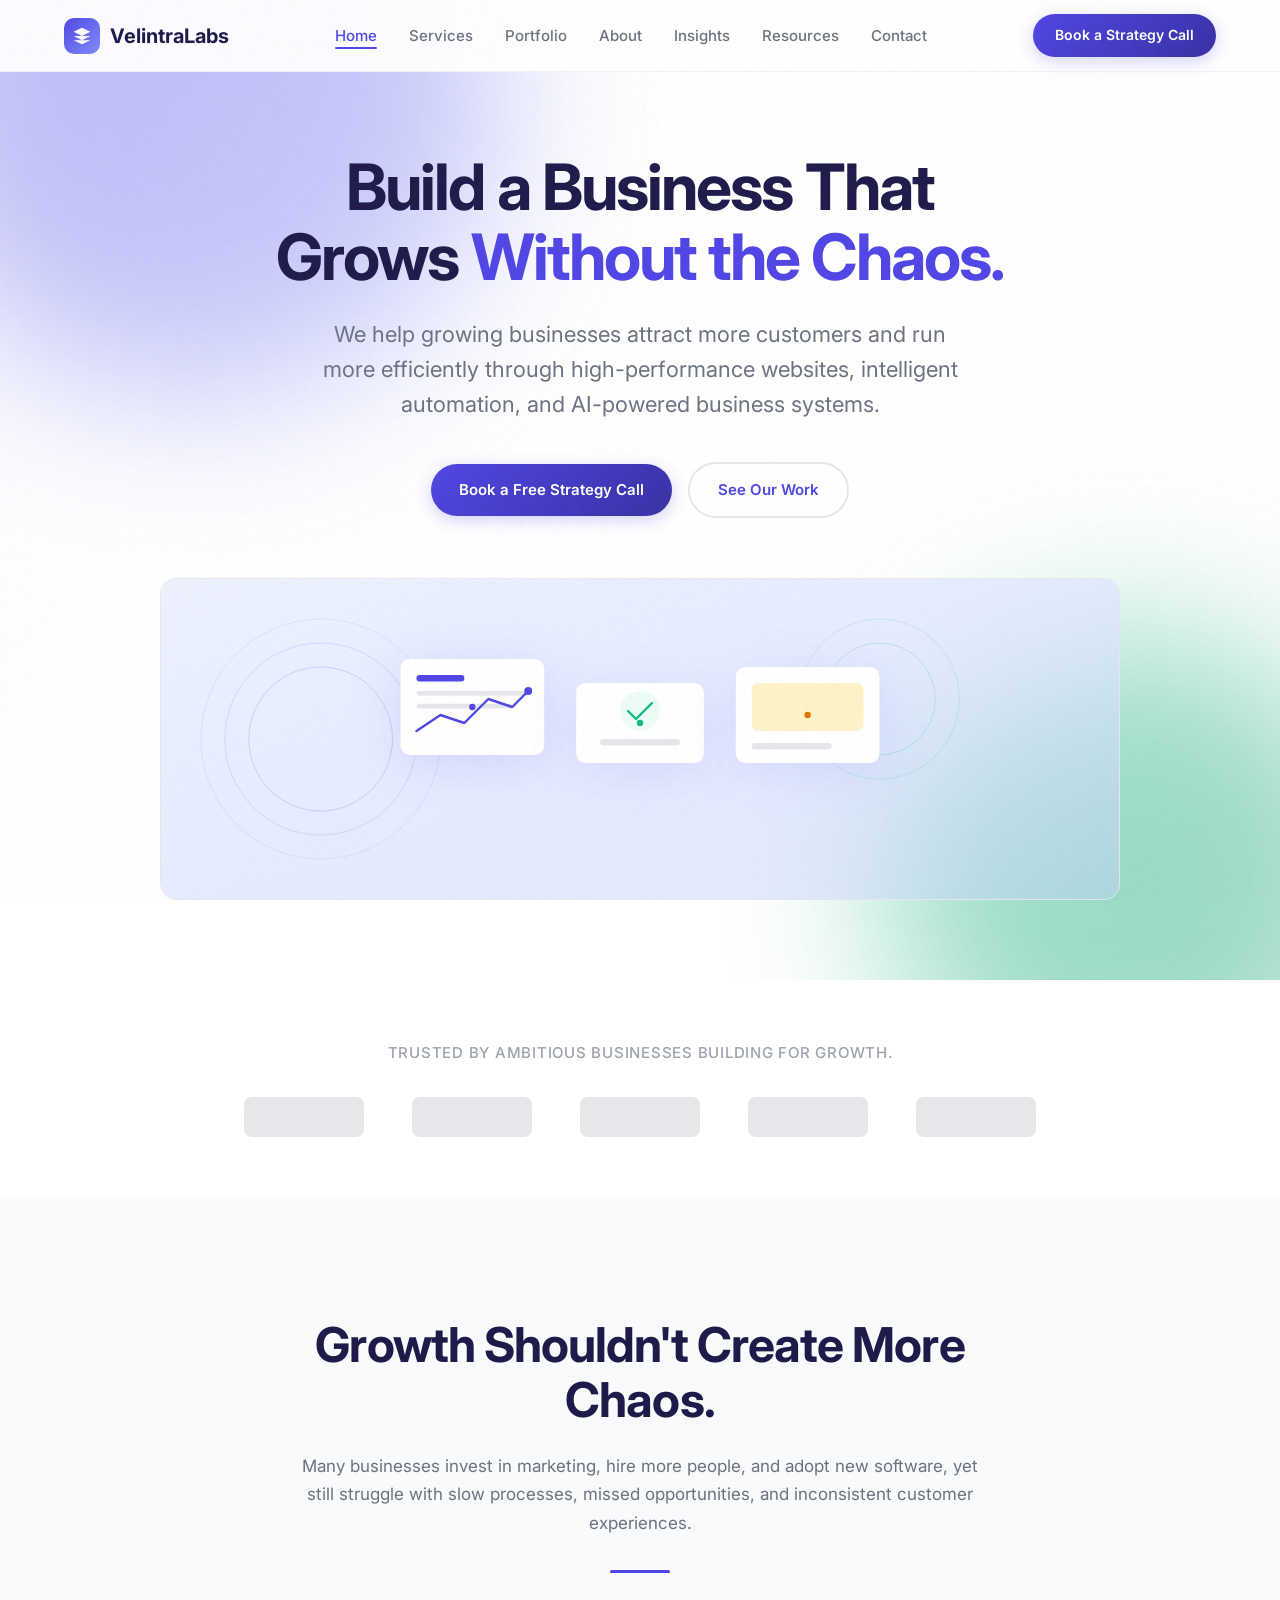
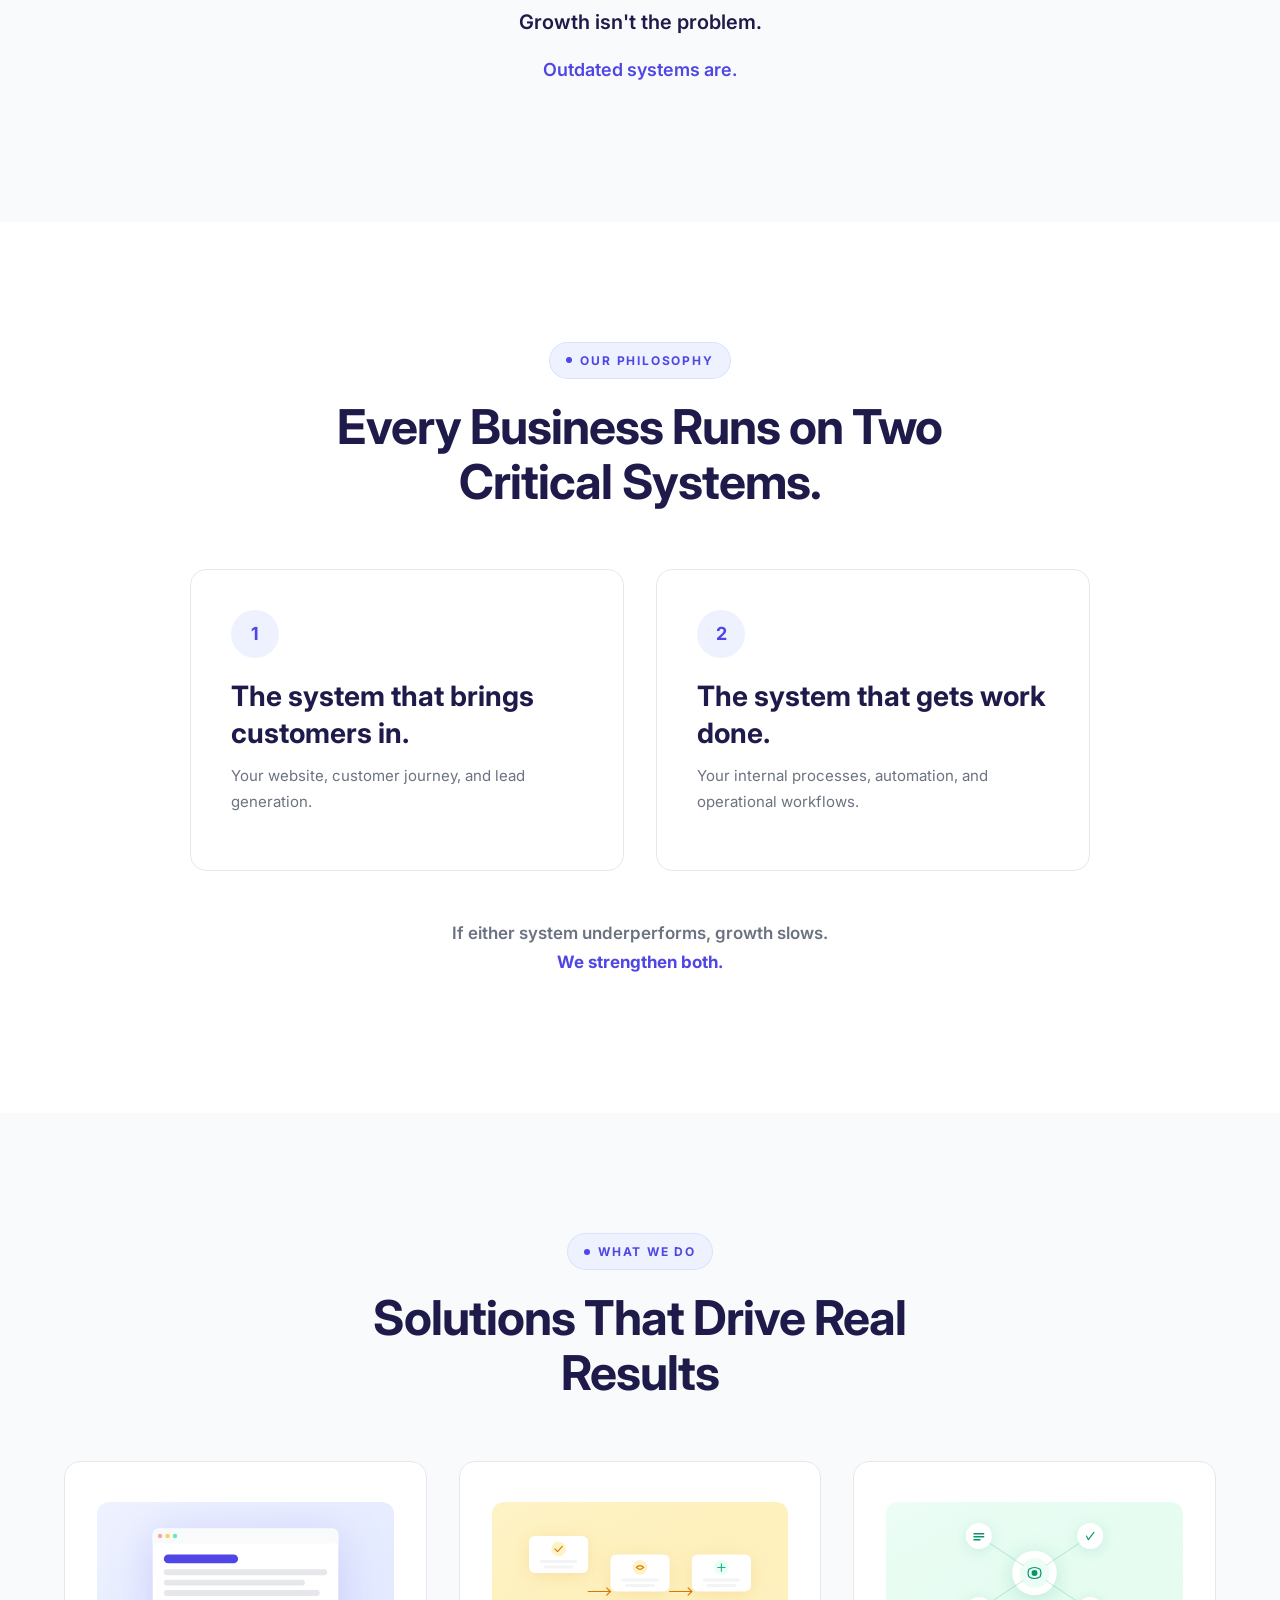
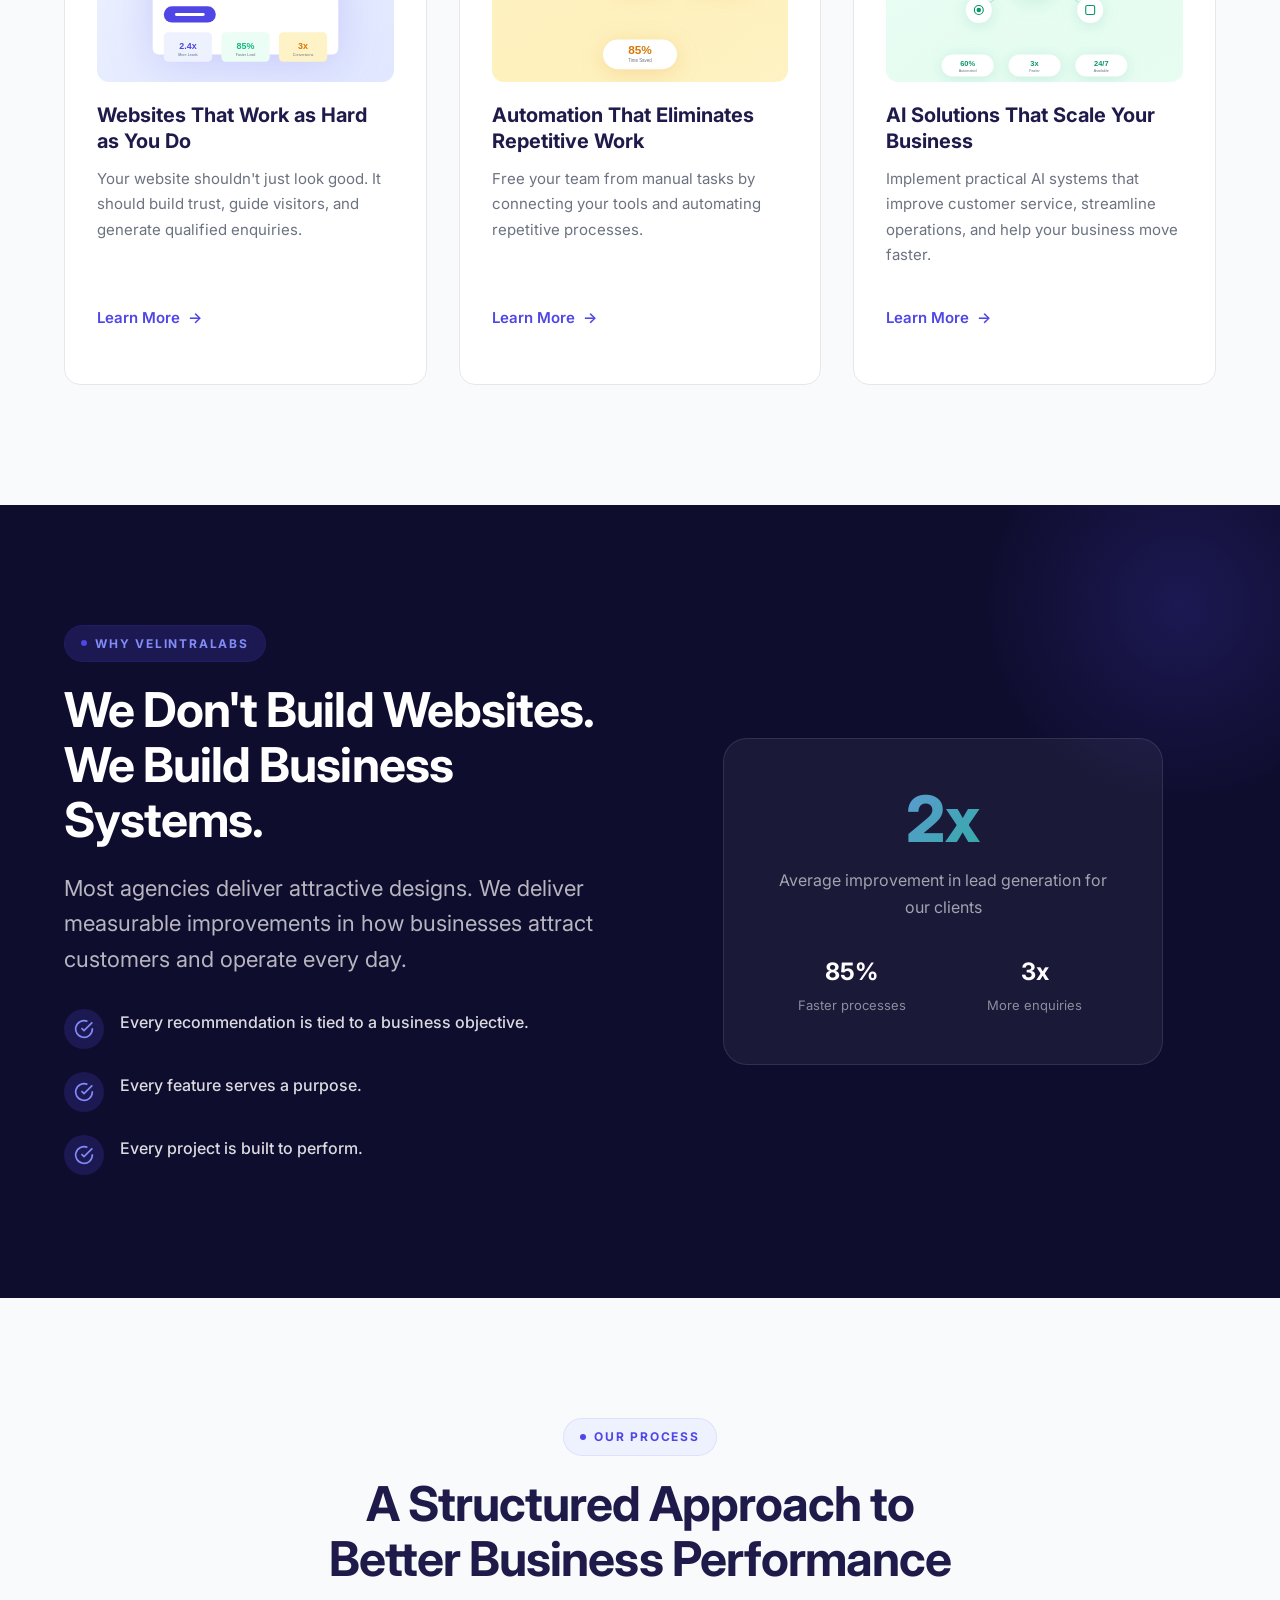
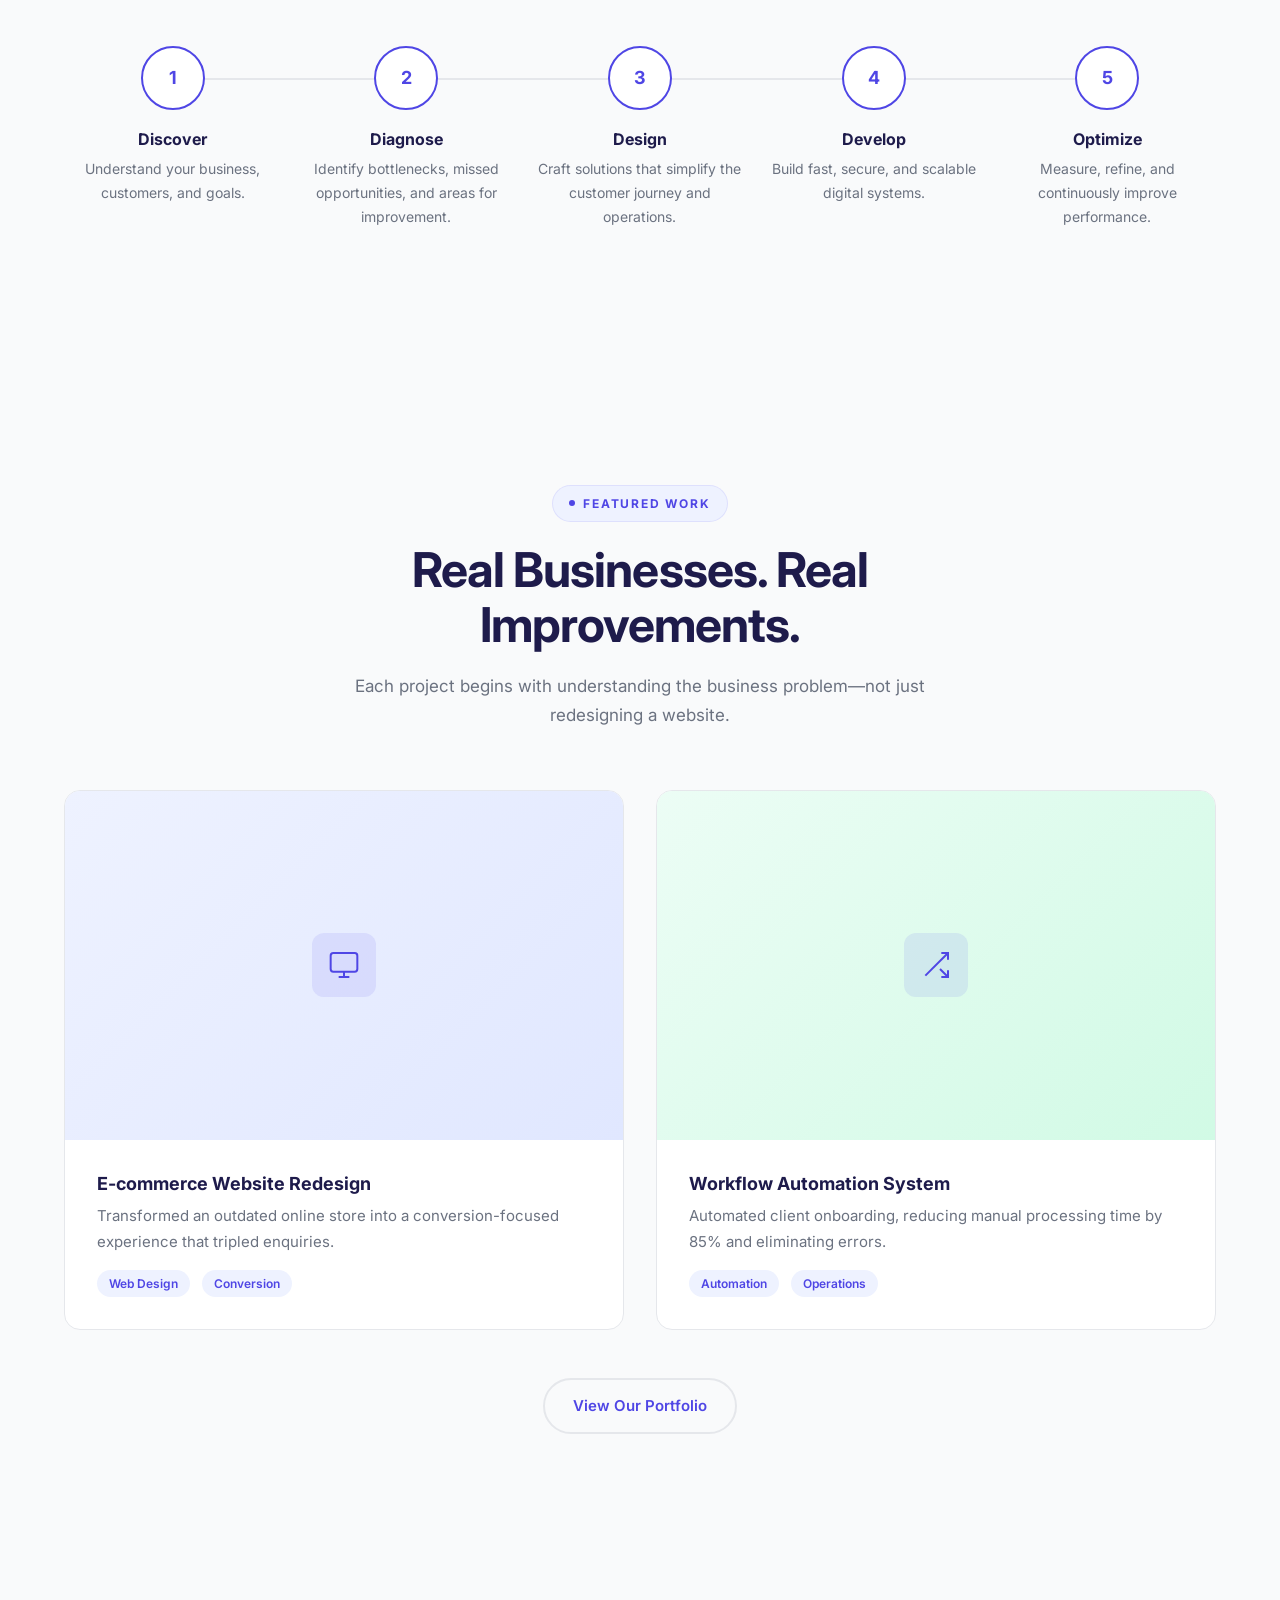
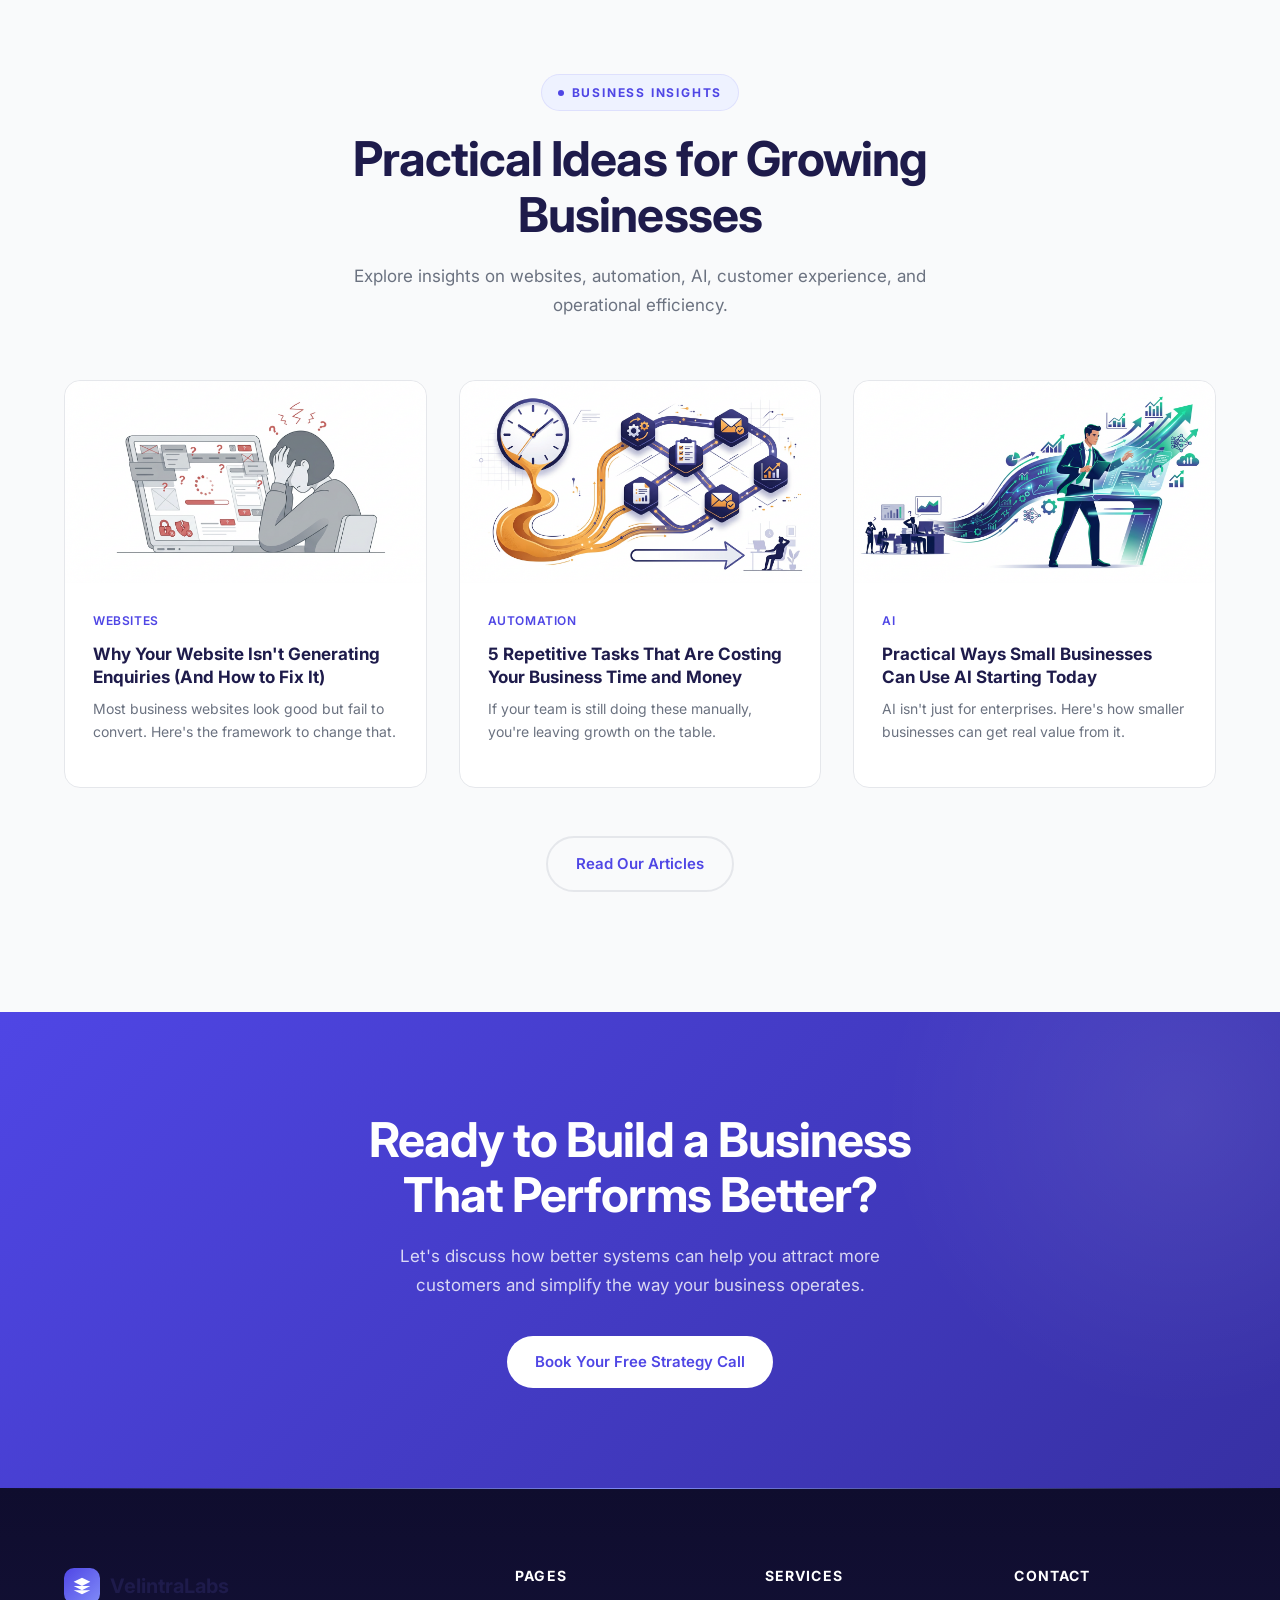
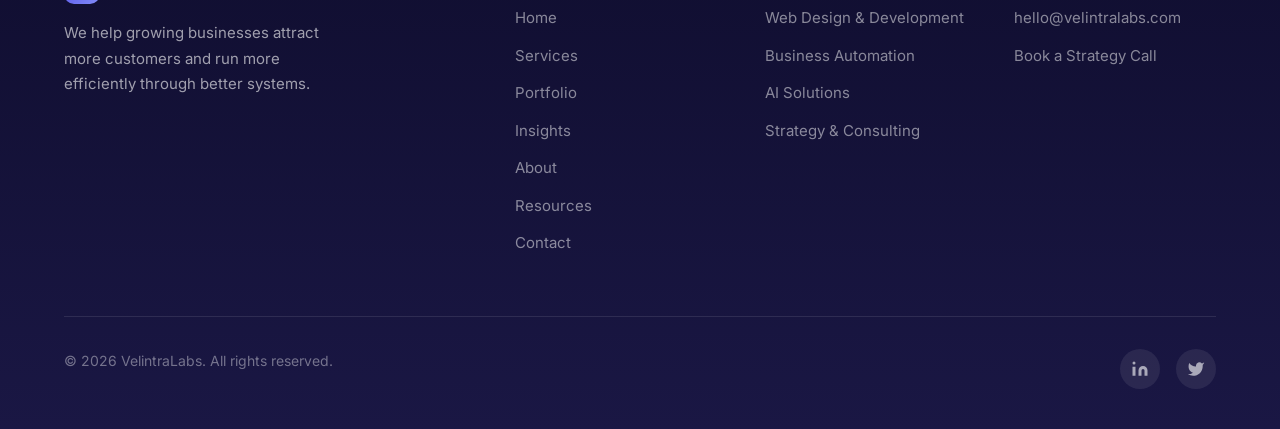
<file: index.html>
<!DOCTYPE html>
<html lang="en">
<head>
  <meta charset="UTF-8">
  <meta name="viewport" content="width=device-width, initial-scale=1.0">
  <title>VelintraLabs — Build a Business That Grows Without the Chaos</title>
  <meta name="description" content="We help growing businesses attract more customers and run more efficiently through high-performance websites, intelligent automation, and AI-powered business systems.">
  <link rel="preconnect" href="https://fonts.googleapis.com">
  <link rel="preconnect" href="https://fonts.gstatic.com" crossorigin>
  <link href="https://fonts.googleapis.com/css2?family=Inter:wght@400;500;600;700;800&display=swap" rel="stylesheet">
  <link rel="icon" type="image/svg+xml" href="favicon.svg">
  <link rel="icon" type="image/x-icon" href="favicon.ico">
  <link rel="apple-touch-icon" href="images/apple-touch-icon.png">
  <link rel="icon" type="image/png" sizes="32x32" href="images/favicon-32x32.png">
  <link rel="icon" type="image/png" sizes="16x16" href="images/favicon-16x16.png">
  <link rel="stylesheet" href="css/styles.css">
  <link rel="stylesheet" href="css/world-class.css">
  <link rel="stylesheet" href="css/masterpiece.css">
</head>
<body>
  <div class="grain-overlay"></div>
  <div class="loader"><div class="loader-content"><div class="loader-logo"><svg viewBox="0 0 24 24" fill="none" stroke="var(--color-primary)" stroke-width="2"><path d="M12 2L2 7l10 5 10-5-10-5zM2 17l10 5 10-5M2 12l10 5 10-5"/></svg></div><div class="loader-bar"><div class="loader-progress"></div></div></div></div>

  <!-- Navigation -->
  <nav class="navbar" id="navbar">
    <div class="container">
      <a href="/" class="nav-logo">
        <div class="nav-logo-icon">
          <svg viewBox="0 0 24 24"><path d="M12 2L2 7l10 5 10-5-10-5zM2 17l10 5 10-5M2 12l10 5 10-5"/></svg>
        </div>
        VelintraLabs
      </a>
      <ul class="nav-links" id="navLinks">
        <li><a href="/" class="active">Home</a></li>
        <li><a href="/services">Services</a></li>
        <li><a href="/portfolio">Portfolio</a></li>
        <li><a href="/about">About</a></li>
        <li><a href="/insights">Insights</a></li>
        <li><a href="/resources">Resources</a></li>
        <li><a href="/contact">Contact</a></li>
      </ul>
      <div class="nav-cta">
        <a href="/contact" class="btn btn-primary magnetic-btn">Book a Strategy Call</a>
      </div>
      <button class="nav-toggle" id="navToggle" aria-label="Toggle navigation">
        <span></span>
        <span></span>
        <span></span>
      </button>
    </div>
  </nav>

  <!-- Hero Section -->
  <section class="hero">
    <div class="hero-gradient-mesh"></div>
    <div class="container" style="position:relative;z-index:1;">
      <h1>Build a Business That Grows <span class="highlight">Without the Chaos.</span></h1>
      <p class="lead">We help growing businesses attract more customers and run more efficiently through high-performance websites, intelligent automation, and AI-powered business systems.</p>
      <div class="hero-ctas">
        <a href="/contact" class="btn btn-primary magnetic-btn">Book a Free Strategy Call</a>
        <a href="/portfolio" class="btn btn-secondary">See Our Work</a>
      </div>
      <div class="hero-image scale-in" style="background:transparent;box-shadow:none;aspect-ratio:auto;max-width:960px;margin:60px auto 0;border-radius:var(--radius-lg);overflow:hidden;border:1px solid var(--color-border);">
        <img src="images/hero-systems.svg" alt="VelintraLabs business systems dashboard" style="width:100%;height:auto;display:block;">
      </div>
    </div>
  </section>

  <!-- Trust Bar -->
  <section class="trust-bar">
    <div class="container">
      <p>Trusted by ambitious businesses building for growth.</p>
      <div class="trust-logos">
        <div class="logo-placeholder"></div>
        <div class="logo-placeholder"></div>
        <div class="logo-placeholder"></div>
        <div class="logo-placeholder"></div>
        <div class="logo-placeholder"></div>
      </div>
    </div>
  </section>

  <!-- Problem Section -->
  <section class="section problem-section">
    <div class="container">
      <div class="problem-content fade-in">
        <h2>Growth Shouldn't Create More Chaos.</h2>
        <p>Many businesses invest in marketing, hire more people, and adopt new software, yet still struggle with slow processes, missed opportunities, and inconsistent customer experiences.</p>
        <div class="problem-divider"></div>
        <p class="problem-statement">Growth isn't the problem.</p>
        <p class="problem-answer">Outdated systems are.</p>
      </div>
    </div>
  </section>

  <!-- Philosophy Section -->
  <section class="section">
    <div class="container">
      <div class="section-header fade-in">
        <span class="section-label">Our Philosophy</span>
        <h2>Every Business Runs on Two Critical Systems.</h2>
      </div>
      <div class="philosophy-grid">
        <div class="philosophy-card fade-in">
          <div class="philosophy-number">1</div>
          <h3>The system that brings customers in.</h3>
          <p>Your website, customer journey, and lead generation.</p>
        </div>
        <div class="philosophy-card fade-in">
          <div class="philosophy-number">2</div>
          <h3>The system that gets work done.</h3>
          <p>Your internal processes, automation, and operational workflows.</p>
        </div>
      </div>
      <div class="philosophy-footer fade-in">
        <p>If either system underperforms, growth slows.<br><strong style="color: var(--color-primary);">We strengthen both.</strong></p>
      </div>
    </div>
  </section>

  <!-- What We Do -->
  <section class="section" style="background: var(--color-bg-alt);">
    <div class="container">
      <div class="section-header fade-in">
        <span class="section-label">What We Do</span>
        <h2>Solutions That Drive Real Results</h2>
      </div>
      <div class="services-grid">
        <div class="service-card tilt-card fade-in stagger-1">
          <img src="images/service-website.svg" alt="High-performance website design" style="width:100%;height:180px;object-fit:cover;border-radius:var(--radius-md);margin-bottom:20px;">
          <h3>Websites That Work as Hard as You Do</h3>
          <p>Your website shouldn't just look good. It should build trust, guide visitors, and generate qualified enquiries.</p>
          <a href="/services" class="btn btn-ghost">Learn More <span class="arrow">→</span></a>
        </div>
        <div class="service-card tilt-card fade-in stagger-1">
          <img src="images/service-automation.svg" alt="Business automation systems" style="width:100%;height:180px;object-fit:cover;border-radius:var(--radius-md);margin-bottom:20px;">
          <h3>Automation That Eliminates Repetitive Work</h3>
          <p>Free your team from manual tasks by connecting your tools and automating repetitive processes.</p>
          <a href="/services" class="btn btn-ghost">Learn More <span class="arrow">→</span></a>
        </div>
        <div class="service-card tilt-card fade-in stagger-1">
          <img src="images/service-ai.svg" alt="AI-powered business solutions" style="width:100%;height:180px;object-fit:cover;border-radius:var(--radius-md);margin-bottom:20px;">
          <h3>AI Solutions That Scale Your Business</h3>
          <p>Implement practical AI systems that improve customer service, streamline operations, and help your business move faster.</p>
          <a href="/services" class="btn btn-ghost">Learn More <span class="arrow">→</span></a>
        </div>
      </div>
    </div>
  </section>

  <!-- Why VelintraLabs -->
  <section class="section why-section">
    <div class="container">
      <div class="why-grid">
        <div class="why-text fade-in-left">
          <span class="section-label">Why VelintraLabs</span>
          <h2>We Don't Build Websites. We Build Business Systems.</h2>
          <p class="lead">Most agencies deliver attractive designs. We deliver measurable improvements in how businesses attract customers and operate every day.</p>
          <div class="why-points">
            <div class="why-point">
              <div class="why-point-icon">
                <svg viewBox="0 0 24 24"><path d="M22 11.08V12a10 10 0 1 1-5.93-9.14"/><path d="M22 4L12 14.01l-3-3"/></svg>
              </div>
              <p>Every recommendation is tied to a business objective.</p>
            </div>
            <div class="why-point">
              <div class="why-point-icon">
                <svg viewBox="0 0 24 24"><path d="M22 11.08V12a10 10 0 1 1-5.93-9.14"/><path d="M22 4L12 14.01l-3-3"/></svg>
              </div>
              <p>Every feature serves a purpose.</p>
            </div>
            <div class="why-point">
              <div class="why-point-icon">
                <svg viewBox="0 0 24 24"><path d="M22 11.08V12a10 10 0 1 1-5.93-9.14"/><path d="M22 4L12 14.01l-3-3"/></svg>
              </div>
              <p>Every project is built to perform.</p>
            </div>
          </div>
        </div>
        <div class="why-visual fade-in-right">
          <div class="why-visual-box">
            <div class="visual-number">2x</div>
            <p>Average improvement in lead generation for our clients</p>
            <div class="why-visual-stats">
              <div class="stat-item">
                <div class="stat-value">85%</div>
                <div class="stat-label">Faster processes</div>
              </div>
              <div class="stat-item">
                <div class="stat-value">3x</div>
                <div class="stat-label">More enquiries</div>
              </div>
            </div>
          </div>
        </div>
      </div>
    </div>
  </section>

  <!-- Process Section -->
  <section class="section">
    <div class="container">
      <div class="section-header fade-in">
        <span class="section-label">Our Process</span>
        <h2>A Structured Approach to Better Business Performance</h2>
      </div>
      <div class="process-steps fade-in">
        <div class="process-step">
          <div class="process-step-number">1</div>
          <h4>Discover</h4>
          <p>Understand your business, customers, and goals.</p>
        </div>
        <div class="process-step">
          <div class="process-step-number">2</div>
          <h4>Diagnose</h4>
          <p>Identify bottlenecks, missed opportunities, and areas for improvement.</p>
        </div>
        <div class="process-step">
          <div class="process-step-number">3</div>
          <h4>Design</h4>
          <p>Craft solutions that simplify the customer journey and operations.</p>
        </div>
        <div class="process-step">
          <div class="process-step-number">4</div>
          <h4>Develop</h4>
          <p>Build fast, secure, and scalable digital systems.</p>
        </div>
        <div class="process-step">
          <div class="process-step-number">5</div>
          <h4>Optimize</h4>
          <p>Measure, refine, and continuously improve performance.</p>
        </div>
      </div>
    </div>
  </section>

  <!-- Featured Work -->
  <section class="section" style="background: var(--color-bg-alt);">
    <div class="container">
      <div class="section-header fade-in">
        <span class="section-label">Featured Work</span>
        <h2>Real Businesses. Real Improvements.</h2>
        <p>Each project begins with understanding the business problem—not just redesigning a website.</p>
      </div>
      <div class="featured-work-grid">
        <div class="featured-card glow fade-in">
          <div class="featured-card-image">
            <div class="placeholder-icon">
              <svg viewBox="0 0 24 24"><rect x="2" y="3" width="20" height="14" rx="2"/><line x1="8" y1="21" x2="16" y2="21"/><line x1="12" y1="17" x2="12" y2="21"/></svg>
            </div>
          </div>
          <div class="featured-card-content">
            <h3>E-commerce Website Redesign</h3>
            <p>Transformed an outdated online store into a conversion-focused experience that tripled enquiries.</p>
            <span class="card-tag">Web Design</span>
            <span class="card-tag">Conversion</span>
          </div>
        </div>
        <div class="featured-card glow fade-in">
          <div class="featured-card-image" style="background: linear-gradient(135deg, #ECFDF5, #D1FAE5);">
            <div class="placeholder-icon">
              <svg viewBox="0 0 24 24"><polyline points="16 3 21 3 21 8"/><line x1="4" y1="20" x2="21" y2="3"/><polyline points="21 16 21 21 16 21"/><line x1="15" y1="15" x2="21" y2="21"/></svg>
            </div>
          </div>
          <div class="featured-card-content">
            <h3>Workflow Automation System</h3>
            <p>Automated client onboarding, reducing manual processing time by 85% and eliminating errors.</p>
            <span class="card-tag">Automation</span>
            <span class="card-tag">Operations</span>
          </div>
        </div>
      </div>
      <div style="text-align: center; margin-top: 48px;">
        <a href="/portfolio" class="btn btn-secondary">View Our Portfolio</a>
      </div>
    </div>
  </section>

  <!-- Blog Preview -->
  <section class="section">
    <div class="container">
      <div class="section-header fade-in">
        <span class="section-label">Business Insights</span>
        <h2>Practical Ideas for Growing Businesses</h2>
        <p>Explore insights on websites, automation, AI, customer experience, and operational efficiency.</p>
      </div>
      <div class="blog-grid">
        <div class="blog-card fade-in">
          <div class="blog-card-image" style="background:none;"><img src="images/blog-website-doubt.png" alt="Website creating doubt" style="width:100%;height:100%;object-fit:cover;border-radius:var(--radius-lg) var(--radius-lg) 0 0;"></div>
          <div class="blog-card-content">
            <div class="blog-category">Websites</div>
            <h3>Why Your Website Isn't Generating Enquiries (And How to Fix It)</h3>
            <p>Most business websites look good but fail to convert. Here's the framework to change that.</p>
          </div>
        </div>
        <div class="blog-card fade-in">
          <div class="blog-card-image" style="background:none;"><img src="images/blog-automation.png" alt="Business automation" style="width:100%;height:100%;object-fit:cover;border-radius:var(--radius-lg) var(--radius-lg) 0 0;"></div>
          <div class="blog-card-content">
            <div class="blog-category">Automation</div>
            <h3>5 Repetitive Tasks That Are Costing Your Business Time and Money</h3>
            <p>If your team is still doing these manually, you're leaving growth on the table.</p>
          </div>
        </div>
        <div class="blog-card fade-in">
          <div class="blog-card-image" style="background:none;"><img src="images/blog-ai.png" alt="AI for business" style="width:100%;height:100%;object-fit:cover;border-radius:var(--radius-lg) var(--radius-lg) 0 0;"></div>
          <div class="blog-card-content">
            <div class="blog-category">AI</div>
            <h3>Practical Ways Small Businesses Can Use AI Starting Today</h3>
            <p>AI isn't just for enterprises. Here's how smaller businesses can get real value from it.</p>
          </div>
        </div>
      </div>
      <div style="text-align: center; margin-top: 48px;">
        <a href="/insights" class="btn btn-secondary">Read Our Articles</a>
      </div>
    </div>
  </section>

  <!-- Final CTA -->
  <section class="final-cta">
    <div class="container fade-in">
      <h2>Ready to Build a Business That Performs Better?</h2>
      <p>Let's discuss how better systems can help you attract more customers and simplify the way your business operates.</p>
      <a href="/contact" class="btn btn-white">Book Your Free Strategy Call</a>
    </div>
  </section>

  <!-- Footer -->
  <footer class="footer">
    <div class="container">
      <div class="footer-grid">
        <div class="footer-brand">
          <a href="/" class="nav-logo">
            <div class="nav-logo-icon">
              <svg viewBox="0 0 24 24"><path d="M12 2L2 7l10 5 10-5-10-5zM2 17l10 5 10-5M2 12l10 5 10-5"/></svg>
            </div>
            VelintraLabs
          </a>
          <p>We help growing businesses attract more customers and run more efficiently through better systems.</p>
        </div>
        <div class="footer-col">
          <h4>Pages</h4>
          <ul>
            <li><a href="/">Home</a></li>
            <li><a href="/services">Services</a></li>
            <li><a href="/portfolio">Portfolio</a></li>
            <li><a href="/insights">Insights</a></li>
            <li><a href="/about">About</a></li>
            <li><a href="/resources">Resources</a></li>
        <li><a href="/contact">Contact</a></li>
          </ul>
        </div>
        <div class="footer-col">
          <h4>Services</h4>
          <ul>
            <li><a href="/services">Web Design & Development</a></li>
            <li><a href="/services">Business Automation</a></li>
            <li><a href="/services">AI Solutions</a></li>
            <li><a href="/services">Strategy & Consulting</a></li>
          </ul>
        </div>
        <div class="footer-col">
          <h4>Contact</h4>
          <ul>
            <li><a href="mailto:hello@velintralabs.com">hello@velintralabs.com</a></li>
        <li><a href="/contact">Book a Strategy Call</a></li>
          </ul>
        </div>
      </div>
      <div class="footer-bottom">
        <p>&copy; 2026 VelintraLabs. All rights reserved.</p>
        <div class="footer-social">
          <a href="#" aria-label="LinkedIn">
            <svg viewBox="0 0 24 24"><path d="M16 8a6 6 0 0 1 6 6v7h-4v-7a2 2 0 0 0-2-2 2 2 0 0 0-2 2v7h-4v-7a6 6 0 0 1 6-6z"/><rect x="2" y="9" width="4" height="12"/><circle cx="4" cy="4" r="2"/></svg>
          </a>
          <a href="#" aria-label="Twitter">
            <svg viewBox="0 0 24 24"><path d="M23 3a10.9 10.9 0 0 1-3.14 1.53 4.48 4.48 0 0 0-7.86 3v1A10.66 10.66 0 0 1 3 4s-4 9 5 13a11.64 11.64 0 0 1-7 2c9 5 20 0 20-11.5a4.5 4.5 0 0 0-.08-.83A7.72 7.72 0 0 0 23 3z"/></svg>
          </a>
        </div>
      </div>
    </div>
  </footer>

  <script src="js/script.js"></script>
  <script src="js/animations.js"></script>
  <script src="js/masterpiece.js"></script>
</body>
</html>
</file>
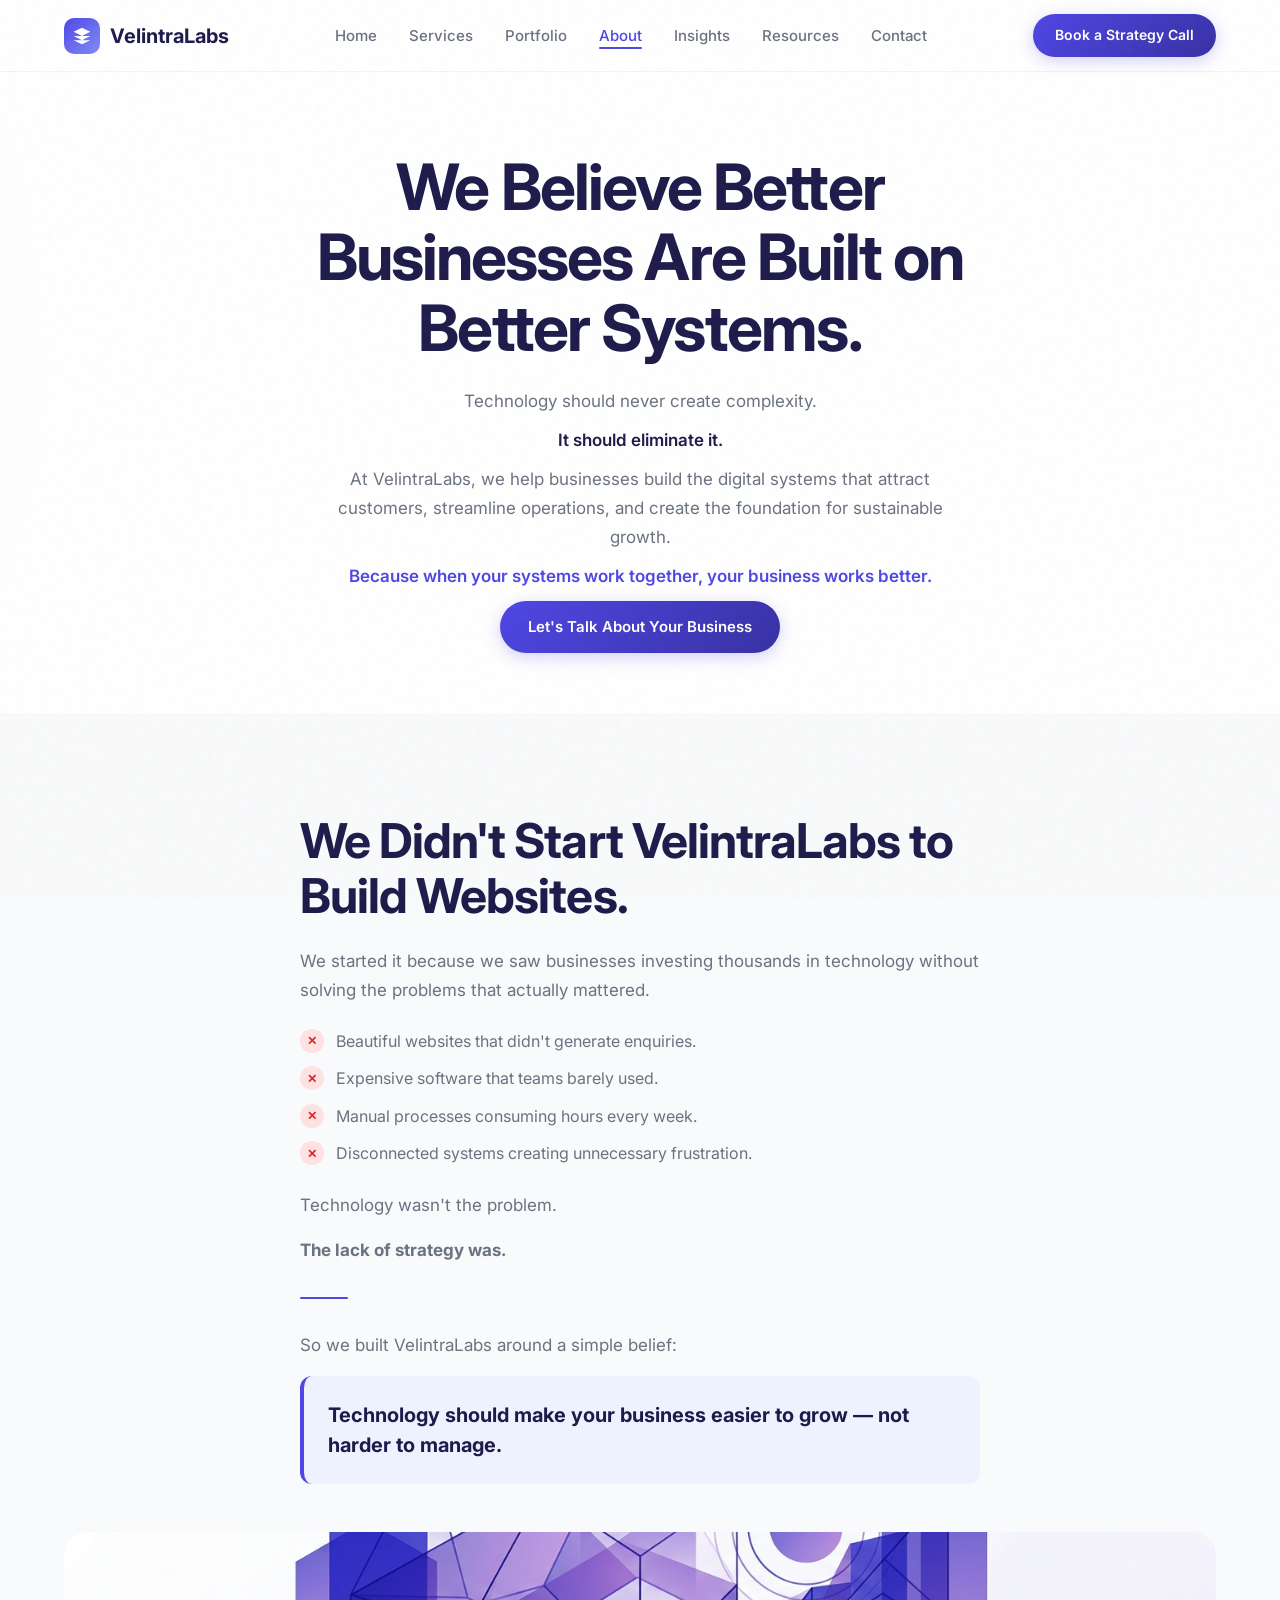
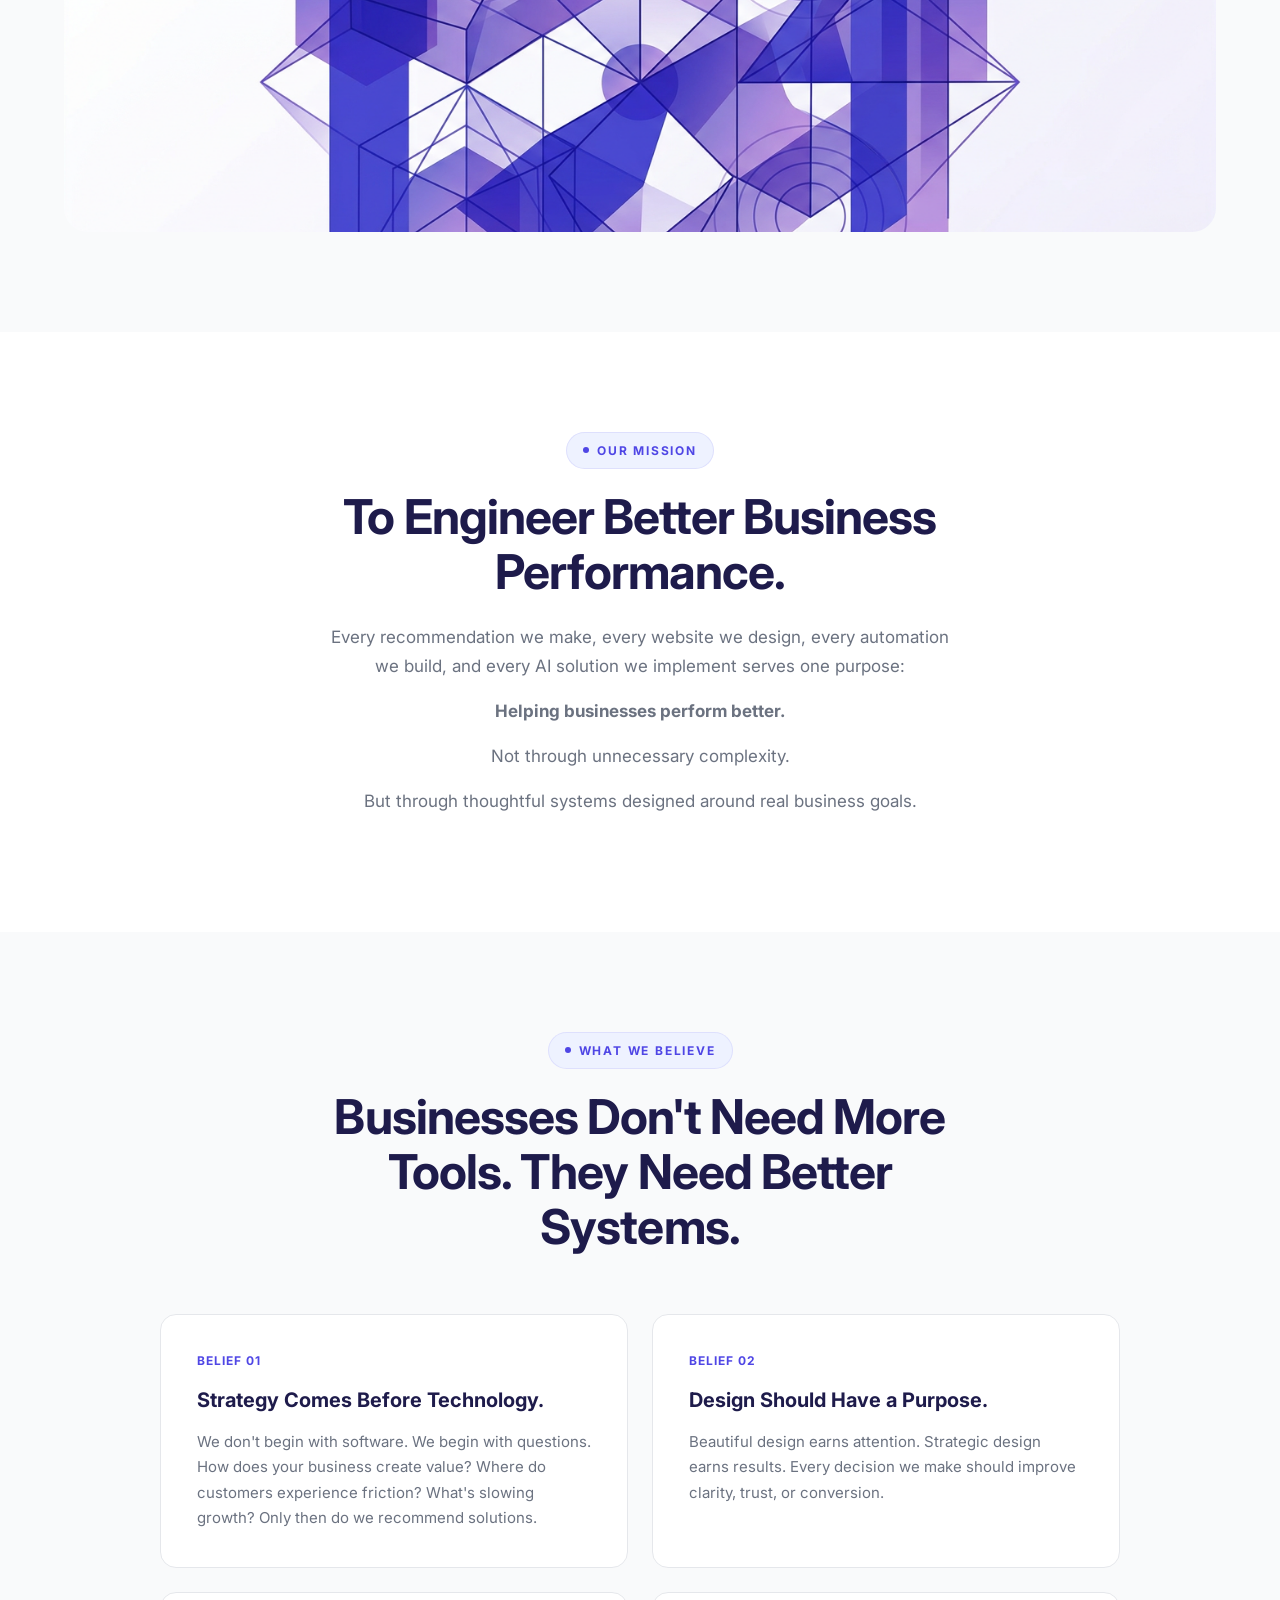
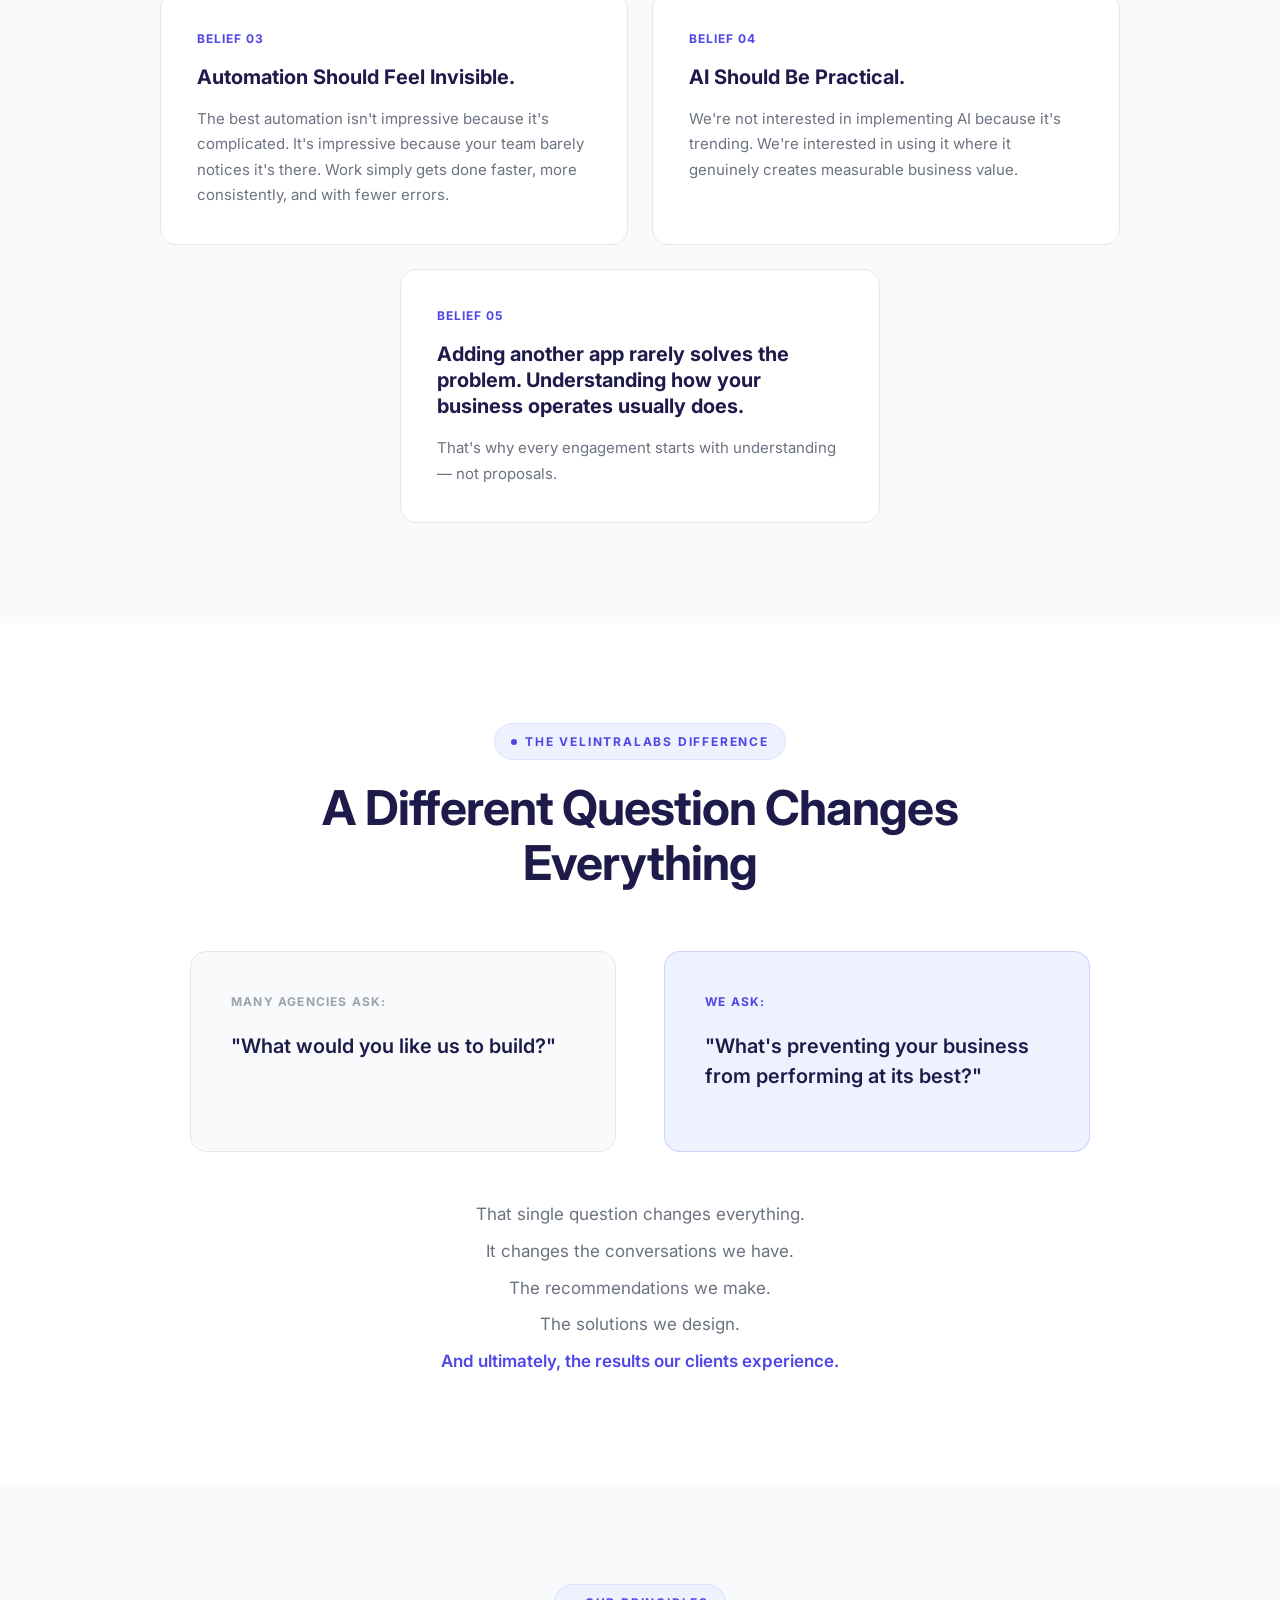
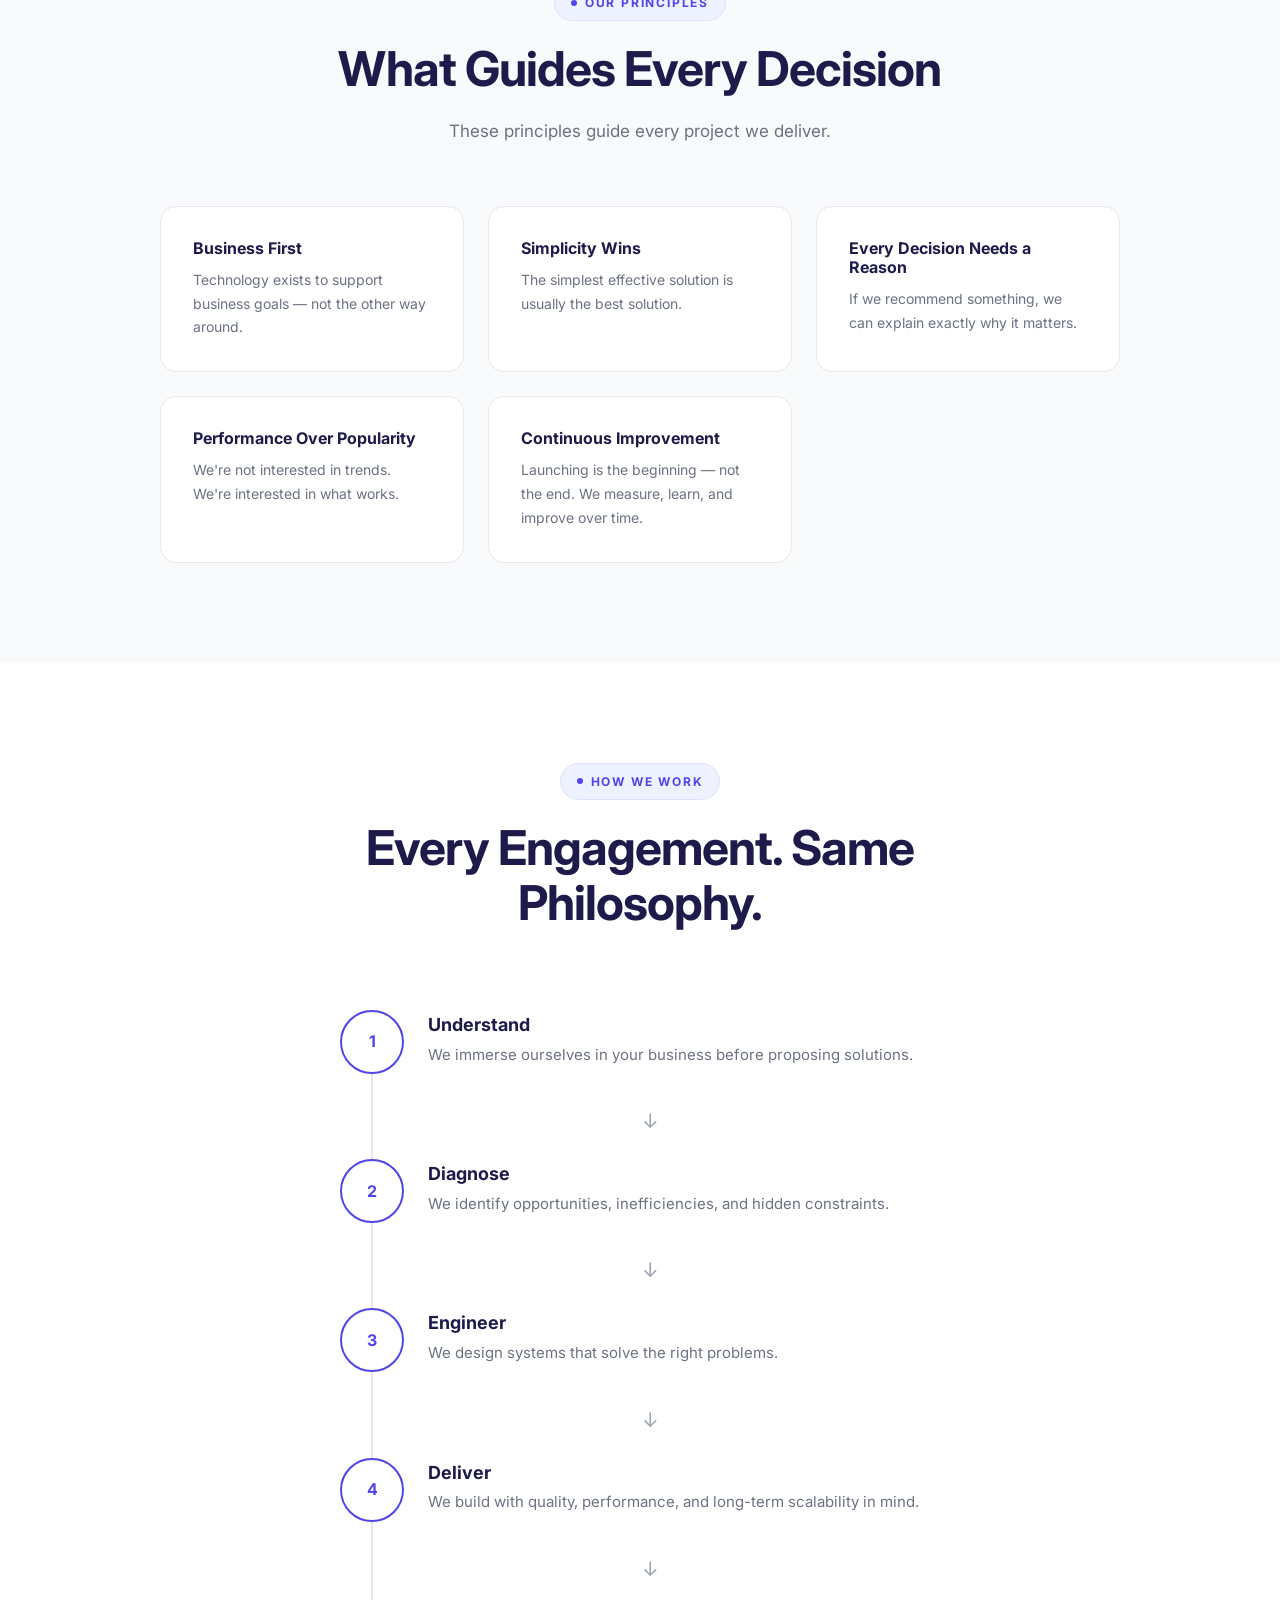
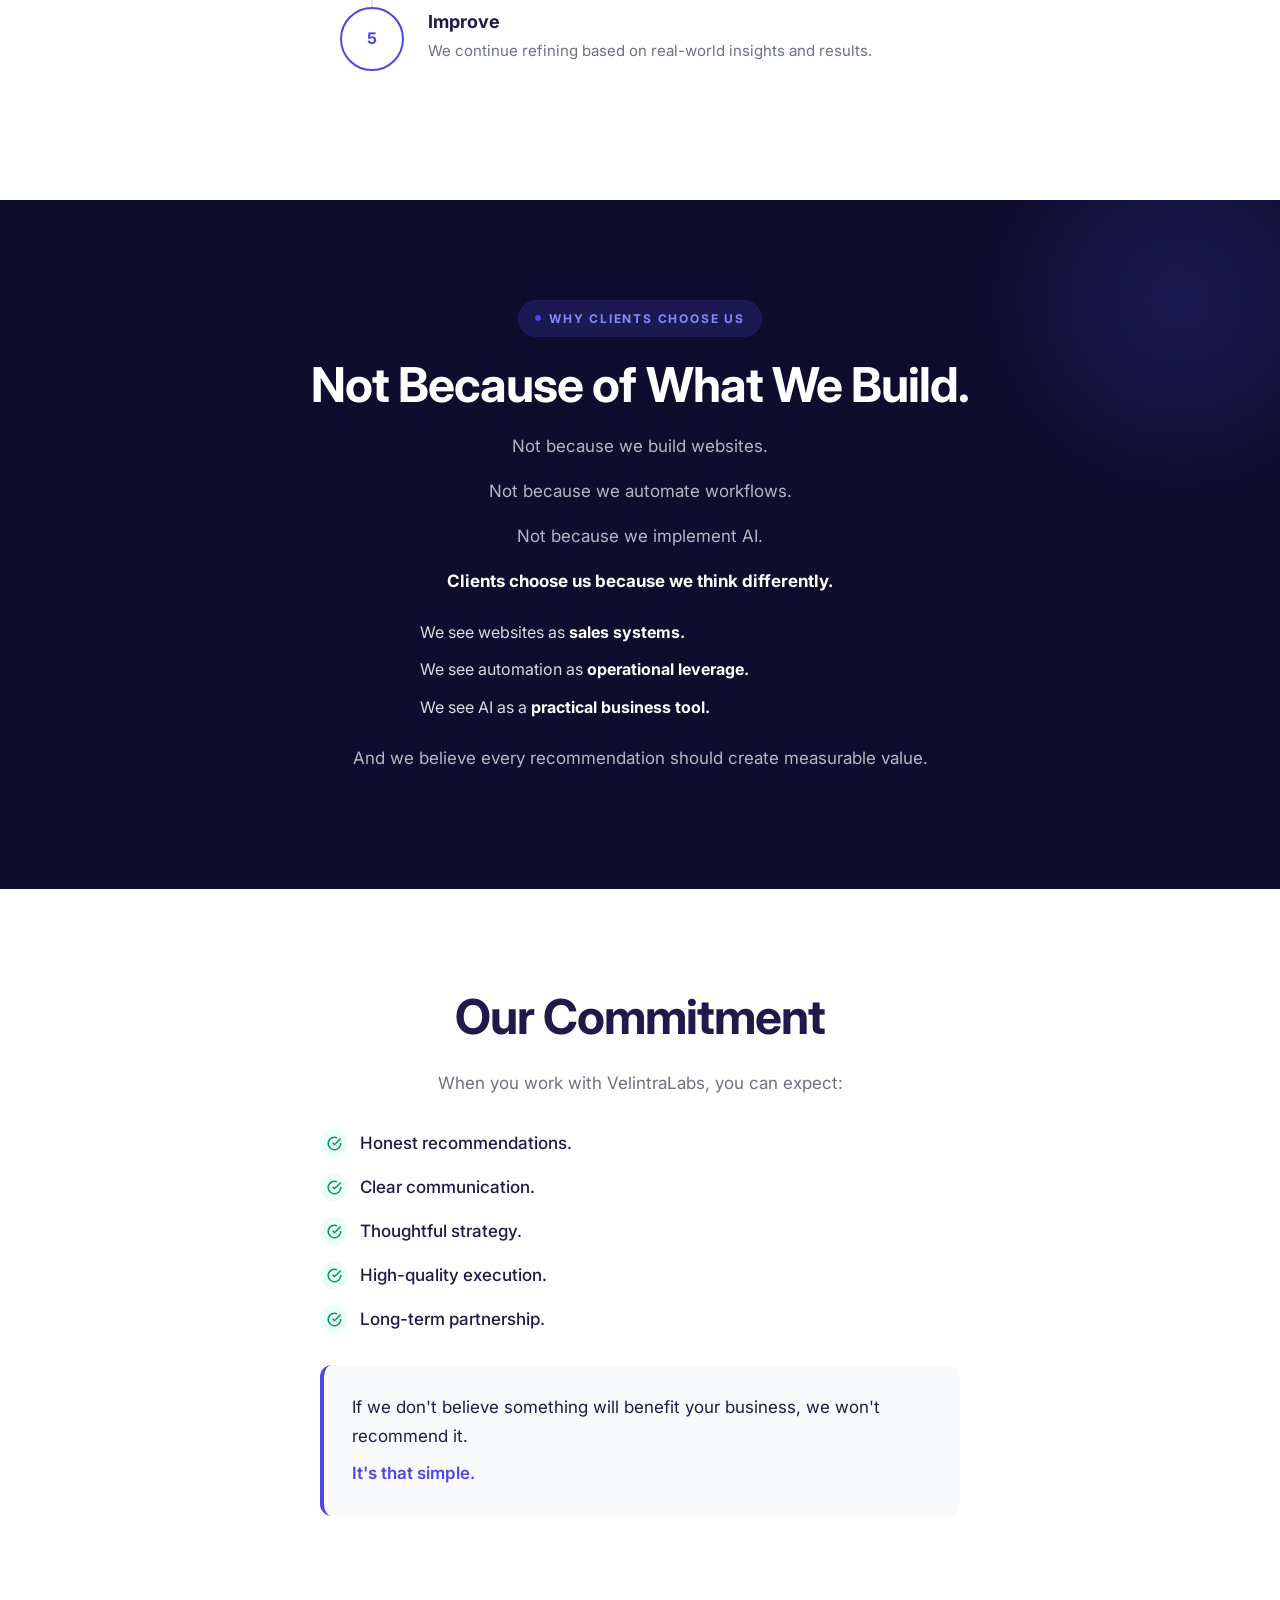
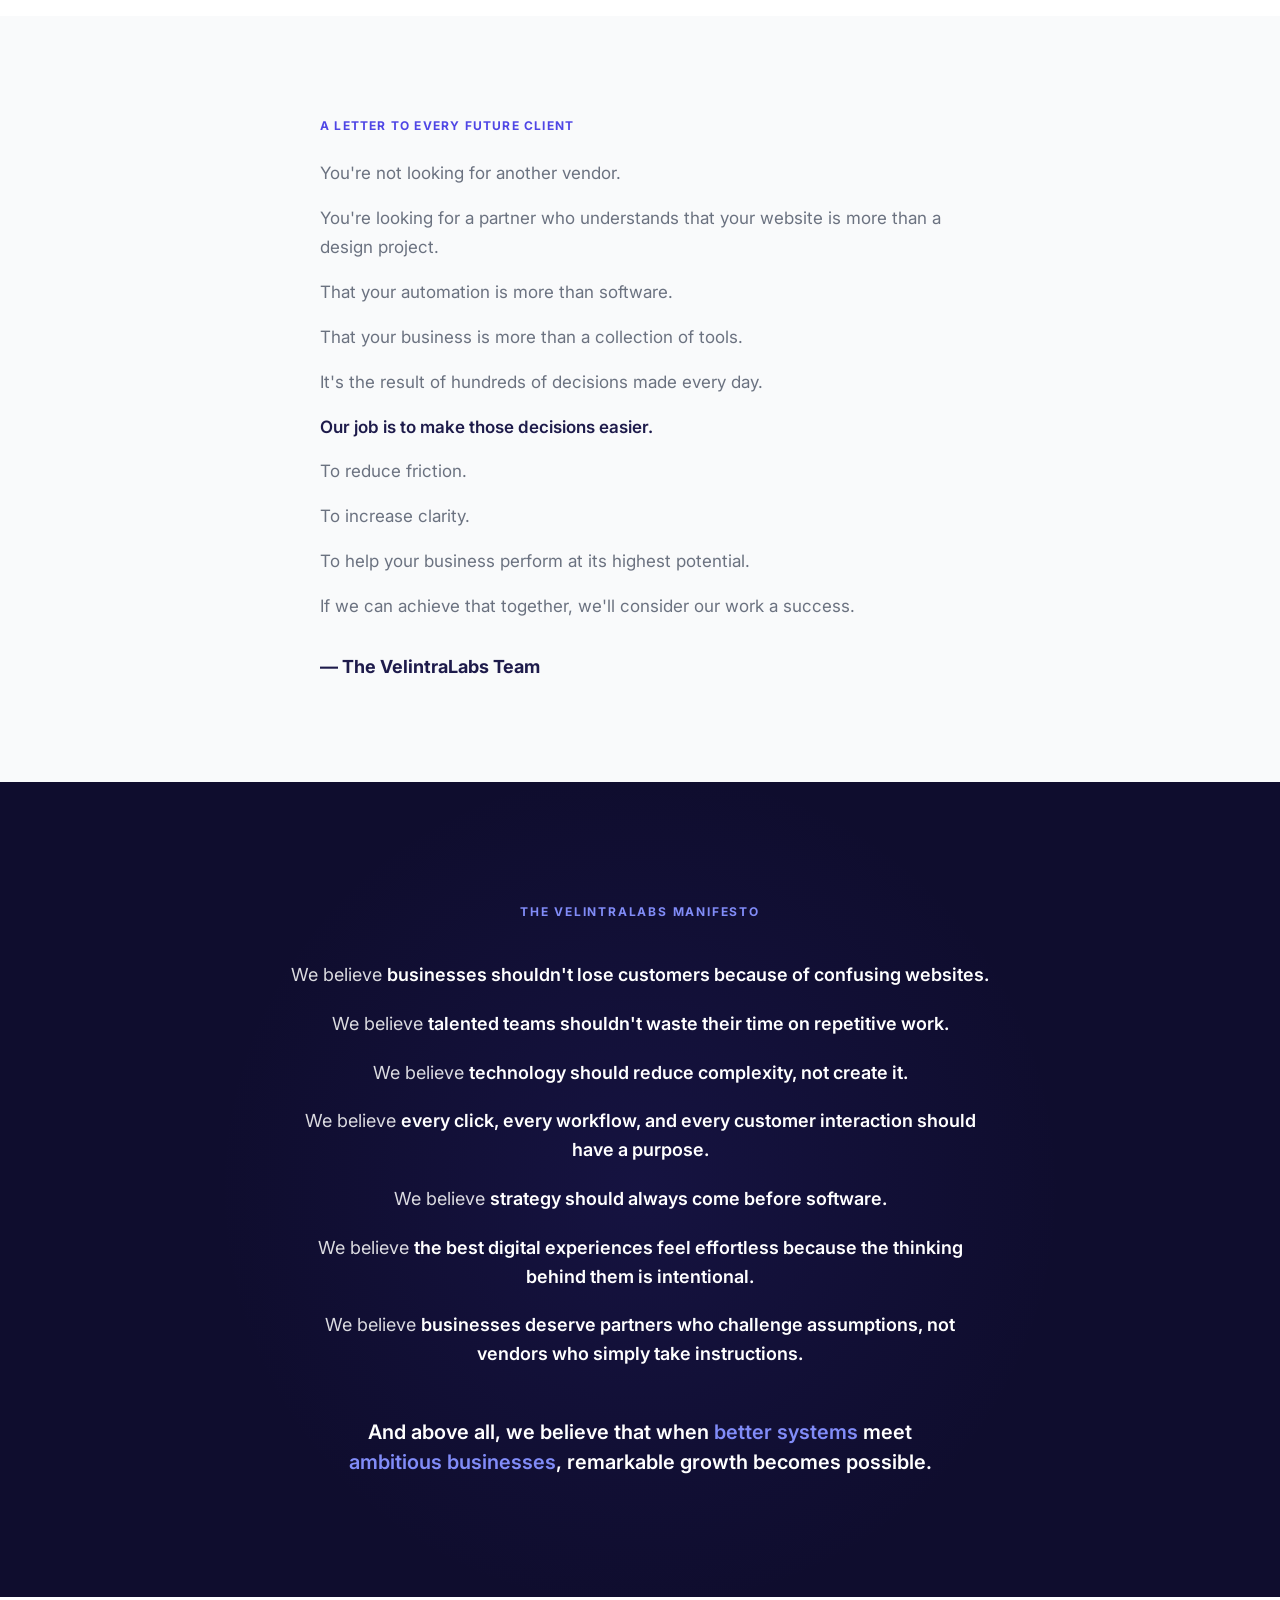
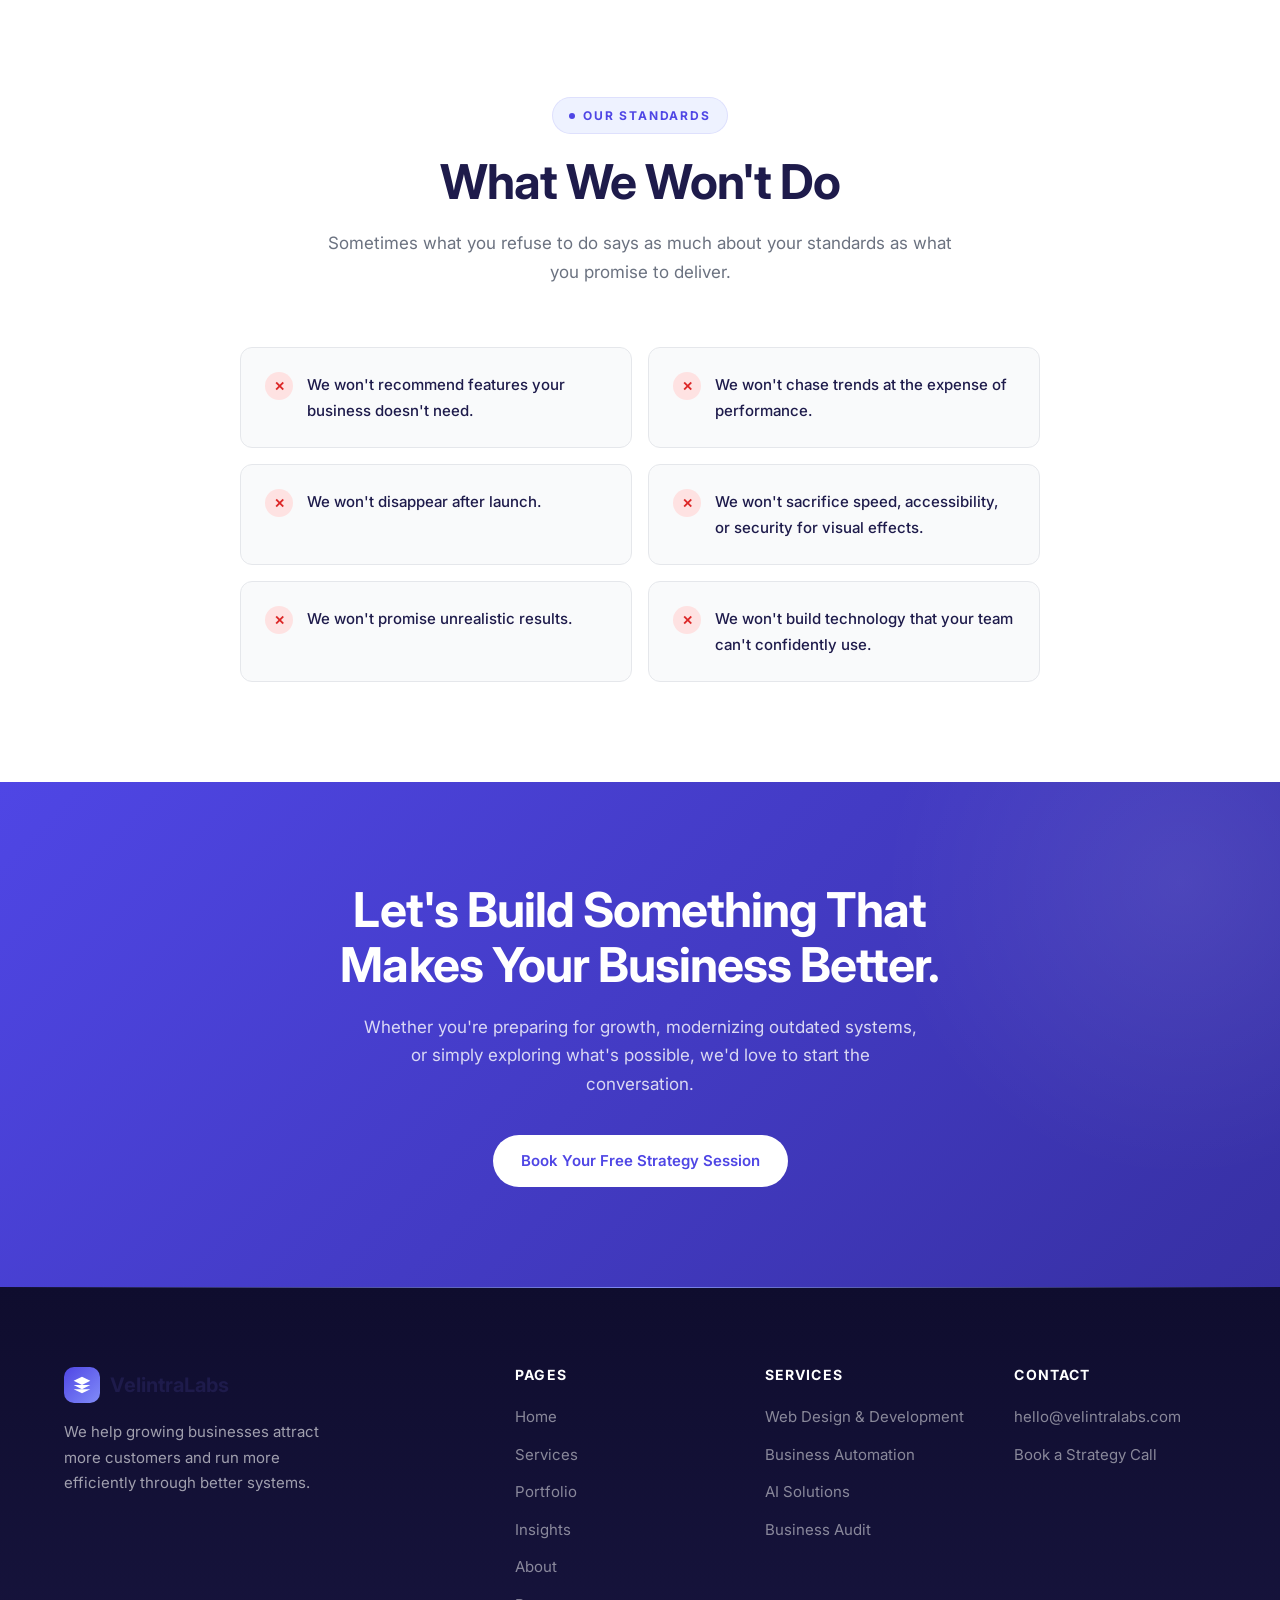
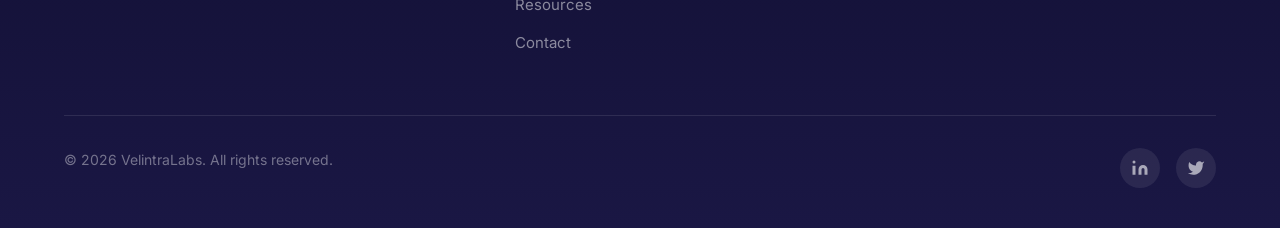
<file: about.html>
<!DOCTYPE html>
<html lang="en">
<head>
  <meta charset="UTF-8">
  <meta name="viewport" content="width=device-width, initial-scale=1.0">
  <title>About — VelintraLabs</title>
  <meta name="description" content="We help businesses build the digital systems that attract customers, streamline operations, and create the foundation for sustainable growth.">
  <link rel="preconnect" href="https://fonts.googleapis.com">
  <link rel="preconnect" href="https://fonts.gstatic.com" crossorigin>
  <link href="https://fonts.googleapis.com/css2?family=Inter:wght@400;500;600;700;800&display=swap" rel="stylesheet">
  <link rel="icon" type="image/svg+xml" href="favicon.svg">
  <link rel="icon" type="image/x-icon" href="favicon.ico">
  <link rel="apple-touch-icon" href="images/apple-touch-icon.png">
  <link rel="icon" type="image/png" sizes="32x32" href="images/favicon-32x32.png">
  <link rel="icon" type="image/png" sizes="16x16" href="images/favicon-16x16.png">
  <link rel="stylesheet" href="css/styles.css">
  <link rel="stylesheet" href="css/world-class.css">
  <link rel="stylesheet" href="css/masterpiece.css">
</head>
<body>
  <div class="grain-overlay"></div>
  <div class="loader"><div class="loader-content"><div class="loader-logo"><svg viewBox="0 0 24 24" fill="none" stroke="var(--color-primary)" stroke-width="2"><path d="M12 2L2 7l10 5 10-5-10-5zM2 17l10 5 10-5M2 12l10 5 10-5"/></svg></div><div class="loader-bar"><div class="loader-progress"></div></div></div></div>

  <!-- Navigation -->
  <nav class="navbar" id="navbar">
    <div class="container">
      <a href="/" class="nav-logo">
        <div class="nav-logo-icon">
          <svg viewBox="0 0 24 24"><path d="M12 2L2 7l10 5 10-5-10-5zM2 17l10 5 10-5M2 12l10 5 10-5"/></svg>
        </div>
        VelintraLabs
      </a>
      <ul class="nav-links" id="navLinks">
        <li><a href="/">Home</a></li>
        <li><a href="/services">Services</a></li>
        <li><a href="/portfolio">Portfolio</a></li>
        <li><a href="/about" class="active">About</a></li>
        <li><a href="/insights">Insights</a></li>
        <li><a href="/resources">Resources</a></li>
        <li><a href="/contact">Contact</a></li>
      </ul>
      <div class="nav-cta">
        <a href="/contact" class="btn btn-primary">Book a Strategy Call</a>
      </div>
      <button class="nav-toggle" id="navToggle" aria-label="Toggle navigation">
        <span></span><span></span><span></span>
      </button>
    </div>
  </nav>

  <!-- ═══════════════════════════════════════════
       HERO
       ═══════════════════════════════════════════ -->
  <section class="about-hero">
    <div class="container">
      <h1>We Believe Better Businesses Are Built on Better Systems.</h1>
      <div class="hero-lines fade-in">
        <p>Technology should never create complexity.</p>
        <p class="emphasis">It should eliminate it.</p>
        <p>At VelintraLabs, we help businesses build the digital systems that attract customers, streamline operations, and create the foundation for sustainable growth.</p>
        <p class="highlight">Because when your systems work together, your business works better.</p>
      </div>
      <div class="hero-ctas fade-in">
        <a href="/contact" class="btn btn-primary">Let's Talk About Your Business</a>
      </div>
    </div>
  </section>

  <!-- ═══════════════════════════════════════════
       ORIGIN STORY
       ═══════════════════════════════════════════ -->
  <section class="origin-section">
    <div class="container">
      <div class="origin-content fade-in">
        <h2>We Didn't Start VelintraLabs to Build Websites.</h2>
        <p>We started it because we saw businesses investing thousands in technology without solving the problems that actually mattered.</p>
        <ul class="origin-list">
          <li><span class="origin-x">✕</span> Beautiful websites that didn't generate enquiries.</li>
          <li><span class="origin-x">✕</span> Expensive software that teams barely used.</li>
          <li><span class="origin-x">✕</span> Manual processes consuming hours every week.</li>
          <li><span class="origin-x">✕</span> Disconnected systems creating unnecessary frustration.</li>
        </ul>
        <p>Technology wasn't the problem.</p>
        <p><strong>The lack of strategy was.</strong></p>
        <div class="origin-divider"></div>
        <p>So we built VelintraLabs around a simple belief:</p>
        <div class="origin-belief">Technology should make your business easier to grow — not harder to manage.</div>
      </div>
      <div class="fade-in" style="margin-top:48px;border-radius:var(--radius-xl);overflow:hidden;">
        <img src="images/about-team.png" alt="VelintraLabs strategic thinking" style="width:100%;height:300px;object-fit:cover;">
      </div>
    </div>
  </section>

  <!-- ═══════════════════════════════════════════
       MISSION
       ═══════════════════════════════════════════ -->
  <section class="mission-section">
    <div class="container">
      <div class="mission-content fade-in">
        <span class="section-label">Our Mission</span>
        <h2>To Engineer Better Business Performance.</h2>
        <p>Every recommendation we make, every website we design, every automation we build, and every AI solution we implement serves one purpose:</p>
        <p><strong>Helping businesses perform better.</strong></p>
        <p>Not through unnecessary complexity.</p>
        <p>But through thoughtful systems designed around real business goals.</p>
      </div>
    </div>
  </section>

  <!-- ═══════════════════════════════════════════
       WHAT WE BELIEVE
       ═══════════════════════════════════════════ -->
  <section class="beliefs-section">
    <div class="container">
      <div class="section-header fade-in">
        <span class="section-label">What We Believe</span>
        <h2>Businesses Don't Need More Tools. They Need Better Systems.</h2>
      </div>
      <div class="beliefs-grid fade-in">
        <div class="belief-card">
          <div class="belief-number">Belief 01</div>
          <h3>Strategy Comes Before Technology.</h3>
          <p>We don't begin with software. We begin with questions. How does your business create value? Where do customers experience friction? What's slowing growth? Only then do we recommend solutions.</p>
        </div>
        <div class="belief-card">
          <div class="belief-number">Belief 02</div>
          <h3>Design Should Have a Purpose.</h3>
          <p>Beautiful design earns attention. Strategic design earns results. Every decision we make should improve clarity, trust, or conversion.</p>
        </div>
        <div class="belief-card">
          <div class="belief-number">Belief 03</div>
          <h3>Automation Should Feel Invisible.</h3>
          <p>The best automation isn't impressive because it's complicated. It's impressive because your team barely notices it's there. Work simply gets done faster, more consistently, and with fewer errors.</p>
        </div>
        <div class="belief-card">
          <div class="belief-number">Belief 04</div>
          <h3>AI Should Be Practical.</h3>
          <p>We're not interested in implementing AI because it's trending. We're interested in using it where it genuinely creates measurable business value.</p>
        </div>
        <div class="belief-card full-width">
          <div class="belief-number">Belief 05</div>
          <h3>Adding another app rarely solves the problem. Understanding how your business operates usually does.</h3>
          <p>That's why every engagement starts with understanding — not proposals.</p>
        </div>
      </div>
    </div>
  </section>

  <!-- ═══════════════════════════════════════════
       THE DIFFERENCE
       ═══════════════════════════════════════════ -->
  <section class="difference-section">
    <div class="container">
      <div class="section-header fade-in">
        <span class="section-label">The VelintraLabs Difference</span>
        <h2>A Different Question Changes Everything</h2>
      </div>
      <div class="difference-grid fade-in">
        <div class="difference-side other-agencies">
          <div class="diff-label">Many agencies ask:</div>
          <blockquote>"What would you like us to build?"</blockquote>
        </div>
        <div class="difference-side we-do">
          <div class="diff-label">We ask:</div>
          <blockquote>"What's preventing your business from performing at its best?"</blockquote>
        </div>
      </div>
      <div class="difference-impact fade-in">
        <p>That single question changes everything.</p>
        <p>It changes the conversations we have.</p>
        <p>The recommendations we make.</p>
        <p>The solutions we design.</p>
        <p class="impact-emphasis">And ultimately, the results our clients experience.</p>
      </div>
    </div>
  </section>

  <!-- ═══════════════════════════════════════════
       PRINCIPLES
       ═══════════════════════════════════════════ -->
  <section class="principles-section">
    <div class="container">
      <div class="section-header fade-in">
        <span class="section-label">Our Principles</span>
        <h2>What Guides Every Decision</h2>
        <p>These principles guide every project we deliver.</p>
      </div>
      <div class="principles-grid fade-in">
        <div class="principle-card">
          <h4>Business First</h4>
          <p>Technology exists to support business goals — not the other way around.</p>
        </div>
        <div class="principle-card">
          <h4>Simplicity Wins</h4>
          <p>The simplest effective solution is usually the best solution.</p>
        </div>
        <div class="principle-card">
          <h4>Every Decision Needs a Reason</h4>
          <p>If we recommend something, we can explain exactly why it matters.</p>
        </div>
        <div class="principle-card">
          <h4>Performance Over Popularity</h4>
          <p>We're not interested in trends. We're interested in what works.</p>
        </div>
        <div class="principle-card">
          <h4>Continuous Improvement</h4>
          <p>Launching is the beginning — not the end. We measure, learn, and improve over time.</p>
        </div>
      </div>
    </div>
  </section>

  <!-- ═══════════════════════════════════════════
       HOW WE WORK
       ═══════════════════════════════════════════ -->
  <section class="how-section">
    <div class="container">
      <div class="section-header fade-in">
        <span class="section-label">How We Work</span>
        <h2>Every Engagement. Same Philosophy.</h2>
      </div>
      <div class="how-steps fade-in">
        <div class="how-step">
          <div class="how-step-num">1</div>
          <div class="how-step-content">
            <h4>Understand</h4>
            <p>We immerse ourselves in your business before proposing solutions.</p>
          </div>
        </div>
        <div class="how-arrow">↓</div>
        <div class="how-step">
          <div class="how-step-num">2</div>
          <div class="how-step-content">
            <h4>Diagnose</h4>
            <p>We identify opportunities, inefficiencies, and hidden constraints.</p>
          </div>
        </div>
        <div class="how-arrow">↓</div>
        <div class="how-step">
          <div class="how-step-num">3</div>
          <div class="how-step-content">
            <h4>Engineer</h4>
            <p>We design systems that solve the right problems.</p>
          </div>
        </div>
        <div class="how-arrow">↓</div>
        <div class="how-step">
          <div class="how-step-num">4</div>
          <div class="how-step-content">
            <h4>Deliver</h4>
            <p>We build with quality, performance, and long-term scalability in mind.</p>
          </div>
        </div>
        <div class="how-arrow">↓</div>
        <div class="how-step">
          <div class="how-step-num">5</div>
          <div class="how-step-content">
            <h4>Improve</h4>
            <p>We continue refining based on real-world insights and results.</p>
          </div>
        </div>
      </div>
    </div>
  </section>

  <!-- ═══════════════════════════════════════════
       WHY CLIENTS CHOOSE US
       ═══════════════════════════════════════════ -->
  <section class="why-choose-section">
    <div class="container">
      <div class="why-choose-content fade-in">
        <span class="section-label">Why Clients Choose Us</span>
        <h2>Not Because of What We Build.</h2>
        <p>Not because we build websites.</p>
        <p>Not because we automate workflows.</p>
        <p>Not because we implement AI.</p>
        <p><strong style="color: #fff;">Clients choose us because we think differently.</strong></p>
        <ul class="why-see-list">
          <li>We see websites as <strong>sales systems.</strong></li>
          <li>We see automation as <strong>operational leverage.</strong></li>
          <li>We see AI as a <strong>practical business tool.</strong></li>
        </ul>
        <p>And we believe every recommendation should create measurable value.</p>
      </div>
    </div>
  </section>

  <!-- ═══════════════════════════════════════════
       OUR COMMITMENT
       ═══════════════════════════════════════════ -->
  <section class="commitment-section">
    <div class="container">
      <div class="commitment-content fade-in">
        <h2>Our Commitment</h2>
        <p style="text-align: center; margin-bottom: 32px;">When you work with VelintraLabs, you can expect:</p>
        <ul class="commitment-list">
          <li><div class="commit-check"><svg viewBox="0 0 24 24"><path d="M22 11.08V12a10 10 0 1 1-5.93-9.14"/><path d="M22 4L12 14.01l-3-3"/></svg></div> Honest recommendations.</li>
          <li><div class="commit-check"><svg viewBox="0 0 24 24"><path d="M22 11.08V12a10 10 0 1 1-5.93-9.14"/><path d="M22 4L12 14.01l-3-3"/></svg></div> Clear communication.</li>
          <li><div class="commit-check"><svg viewBox="0 0 24 24"><path d="M22 11.08V12a10 10 0 1 1-5.93-9.14"/><path d="M22 4L12 14.01l-3-3"/></svg></div> Thoughtful strategy.</li>
          <li><div class="commit-check"><svg viewBox="0 0 24 24"><path d="M22 11.08V12a10 10 0 1 1-5.93-9.14"/><path d="M22 4L12 14.01l-3-3"/></svg></div> High-quality execution.</li>
          <li><div class="commit-check"><svg viewBox="0 0 24 24"><path d="M22 11.08V12a10 10 0 1 1-5.93-9.14"/><path d="M22 4L12 14.01l-3-3"/></svg></div> Long-term partnership.</li>
        </ul>
        <div class="commitment-closer">
          <p>If we don't believe something will benefit your business, we won't recommend it.</p>
          <p>It's that simple.</p>
        </div>
      </div>
    </div>
  </section>

  <!-- ═══════════════════════════════════════════
       LETTER TO FUTURE CLIENTS
       ═══════════════════════════════════════════ -->
  <section class="letter-section">
    <div class="container">
      <div class="letter-content fade-in">
        <div class="letter-label">A Letter to Every Future Client</div>
        <p>You're not looking for another vendor.</p>
        <p>You're looking for a partner who understands that your website is more than a design project.</p>
        <p>That your automation is more than software.</p>
        <p>That your business is more than a collection of tools.</p>
        <p>It's the result of hundreds of decisions made every day.</p>
        <p class="letter-emphasis">Our job is to make those decisions easier.</p>
        <p>To reduce friction.</p>
        <p>To increase clarity.</p>
        <p>To help your business perform at its highest potential.</p>
        <p>If we can achieve that together, we'll consider our work a success.</p>
        <div class="letter-signature">— The VelintraLabs Team</div>
      </div>
    </div>
  </section>

  <!-- ═══════════════════════════════════════════
       THE MANIFESTO (Heart of the Brand)
       ═══════════════════════════════════════════ -->
  <section class="manifesto-section">
    <div class="container fade-in">
      <div class="manifesto-label">The VelintraLabs Manifesto</div>
      <ul class="manifesto-list">
        <li>We believe <strong>businesses shouldn't lose customers because of confusing websites.</strong></li>
        <li>We believe <strong>talented teams shouldn't waste their time on repetitive work.</strong></li>
        <li>We believe <strong>technology should reduce complexity, not create it.</strong></li>
        <li>We believe <strong>every click, every workflow, and every customer interaction should have a purpose.</strong></li>
        <li>We believe <strong>strategy should always come before software.</strong></li>
        <li>We believe <strong>the best digital experiences feel effortless because the thinking behind them is intentional.</strong></li>
        <li>We believe <strong>businesses deserve partners who challenge assumptions, not vendors who simply take instructions.</strong></li>
      </ul>
      <p class="manifesto-closer">And above all, we believe that when <span class="highlight-text">better systems</span> meet <span class="highlight-text">ambitious businesses</span>, remarkable growth becomes possible.</p>
    </div>
  </section>

  <!-- ═══════════════════════════════════════════
       WHAT WE WON'T DO
       ═══════════════════════════════════════════ -->
  <section class="wont-do-section">
    <div class="container">
      <div class="section-header fade-in">
        <span class="section-label">Our Standards</span>
        <h2>What We Won't Do</h2>
        <p>Sometimes what you refuse to do says as much about your standards as what you promise to deliver.</p>
      </div>
      <div class="wont-do-grid fade-in">
        <div class="wont-do-item">
          <div class="wont-x">✕</div>
          <p>We won't recommend features your business doesn't need.</p>
        </div>
        <div class="wont-do-item">
          <div class="wont-x">✕</div>
          <p>We won't chase trends at the expense of performance.</p>
        </div>
        <div class="wont-do-item">
          <div class="wont-x">✕</div>
          <p>We won't disappear after launch.</p>
        </div>
        <div class="wont-do-item">
          <div class="wont-x">✕</div>
          <p>We won't sacrifice speed, accessibility, or security for visual effects.</p>
        </div>
        <div class="wont-do-item">
          <div class="wont-x">✕</div>
          <p>We won't promise unrealistic results.</p>
        </div>
        <div class="wont-do-item">
          <div class="wont-x">✕</div>
          <p>We won't build technology that your team can't confidently use.</p>
        </div>
      </div>
    </div>
  </section>

  <!-- ═══════════════════════════════════════════
       FINAL CTA
       ═══════════════════════════════════════════ -->
  <section class="final-cta">
    <div class="container fade-in">
      <h2>Let's Build Something That Makes Your Business Better.</h2>
      <p>Whether you're preparing for growth, modernizing outdated systems, or simply exploring what's possible, we'd love to start the conversation.</p>
      <a href="/contact" class="btn btn-white">Book Your Free Strategy Session</a>
    </div>
  </section>

  <!-- Footer -->
  <footer class="footer">
    <div class="container">
      <div class="footer-grid">
        <div class="footer-brand">
          <a href="/" class="nav-logo">
            <div class="nav-logo-icon"><svg viewBox="0 0 24 24"><path d="M12 2L2 7l10 5 10-5-10-5zM2 17l10 5 10-5M2 12l10 5 10-5"/></svg></div>
            VelintraLabs
          </a>
          <p>We help growing businesses attract more customers and run more efficiently through better systems.</p>
        </div>
        <div class="footer-col">
          <h4>Pages</h4>
          <ul>
            <li><a href="/">Home</a></li>
            <li><a href="/services">Services</a></li>
            <li><a href="/portfolio">Portfolio</a></li>
            <li><a href="/insights">Insights</a></li>
            <li><a href="/about">About</a></li>
            <li><a href="/resources">Resources</a></li>
        <li><a href="/contact">Contact</a></li>
          </ul>
        </div>
        <div class="footer-col">
          <h4>Services</h4>
          <ul>
            <li><a href="/services">Web Design & Development</a></li>
            <li><a href="/services">Business Automation</a></li>
            <li><a href="/services">AI Solutions</a></li>
            <li><a href="/services">Business Audit</a></li>
          </ul>
        </div>
        <div class="footer-col">
          <h4>Contact</h4>
          <ul>
            <li><a href="mailto:hello@velintralabs.com">hello@velintralabs.com</a></li>
        <li><a href="/contact">Book a Strategy Call</a></li>
          </ul>
        </div>
      </div>
      <div class="footer-bottom">
        <p>&copy; 2026 VelintraLabs. All rights reserved.</p>
        <div class="footer-social">
          <a href="#" aria-label="LinkedIn"><svg viewBox="0 0 24 24"><path d="M16 8a6 6 0 0 1 6 6v7h-4v-7a2 2 0 0 0-2-2 2 2 0 0 0-2 2v7h-4v-7a6 6 0 0 1 6-6z"/><rect x="2" y="9" width="4" height="12"/><circle cx="4" cy="4" r="2"/></svg></a>
          <a href="#" aria-label="Twitter"><svg viewBox="0 0 24 24"><path d="M23 3a10.9 10.9 0 0 1-3.14 1.53 4.48 4.48 0 0 0-7.86 3v1A10.66 10.66 0 0 1 3 4s-4 9 5 13a11.64 11.64 0 0 1-7 2c9 5 20 0 20-11.5a4.5 4.5 0 0 0-.08-.83A7.72 7.72 0 0 0 23 3z"/></svg></a>
        </div>
      </div>
    </div>
  </footer>

  <script src="js/script.js"></script>
  <script src="js/animations.js"></script>
  <script src="js/masterpiece.js"></script>
</body>
</html>
</file>
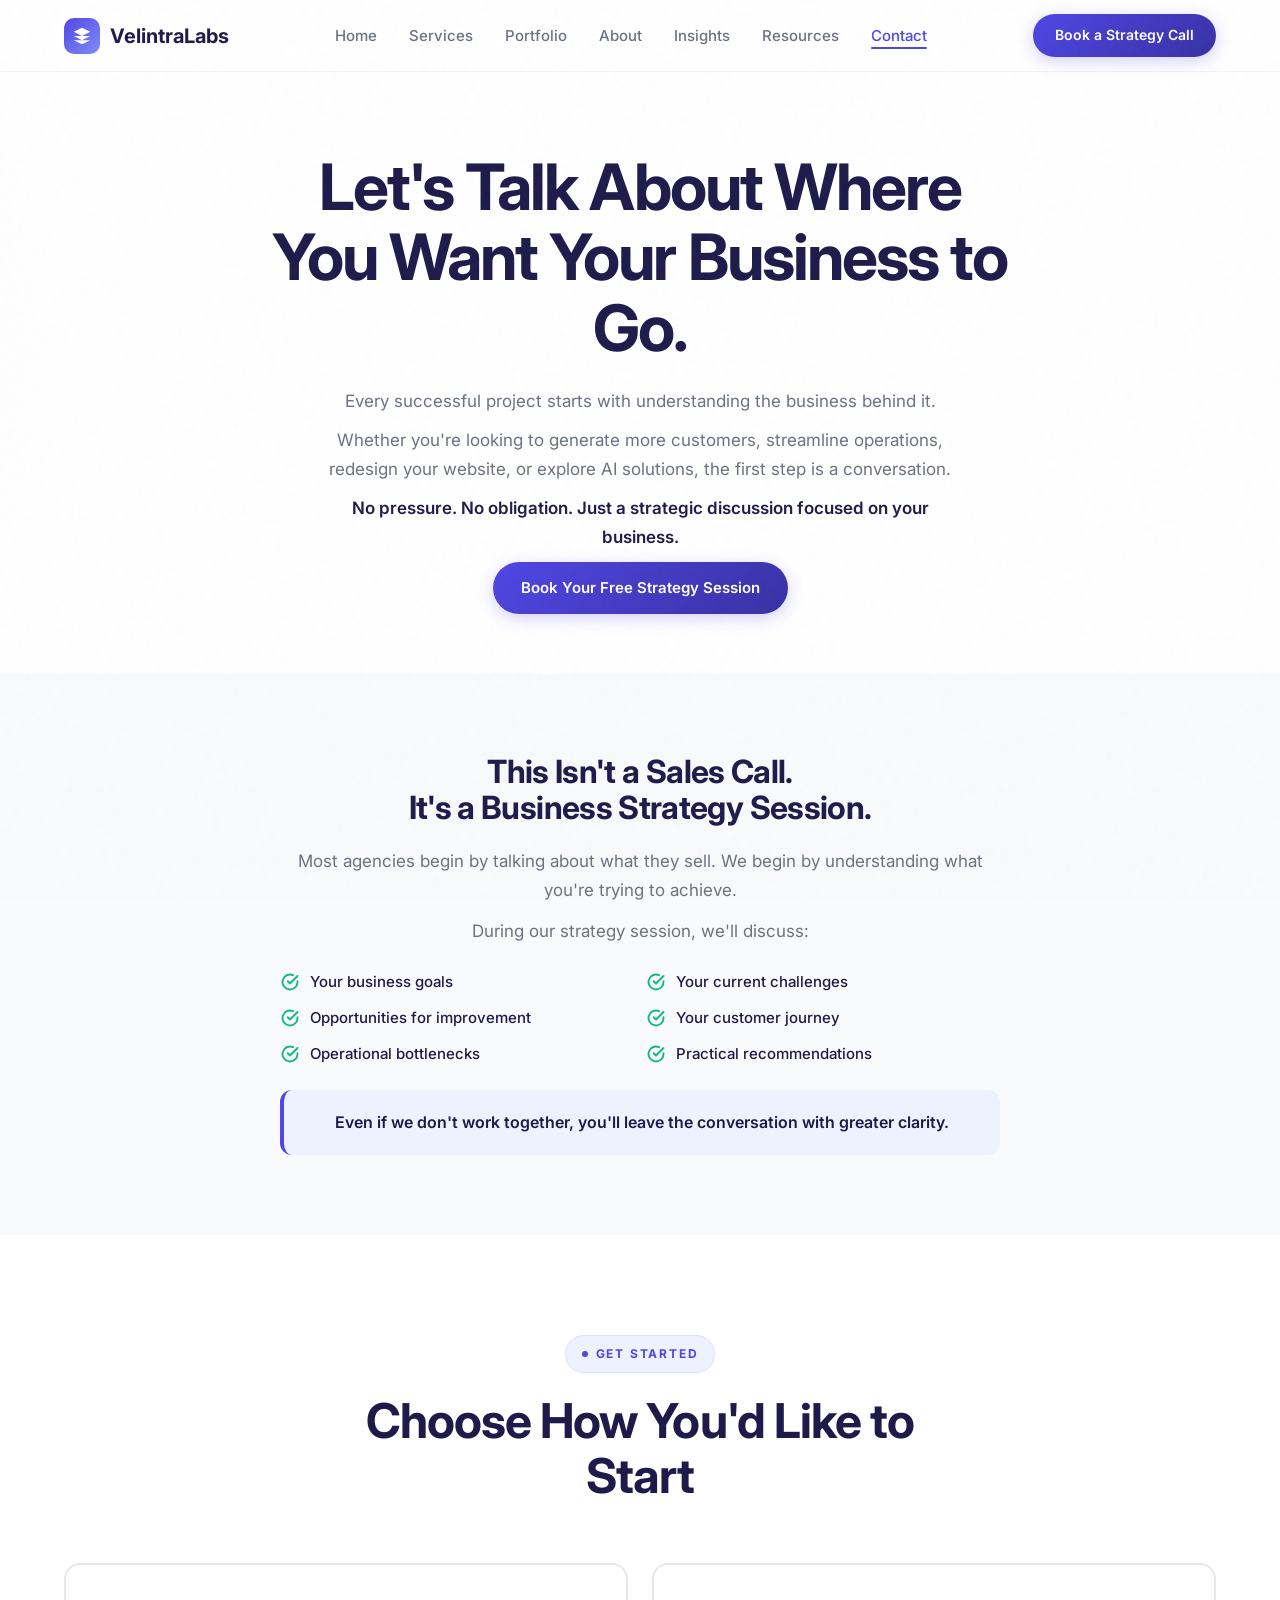
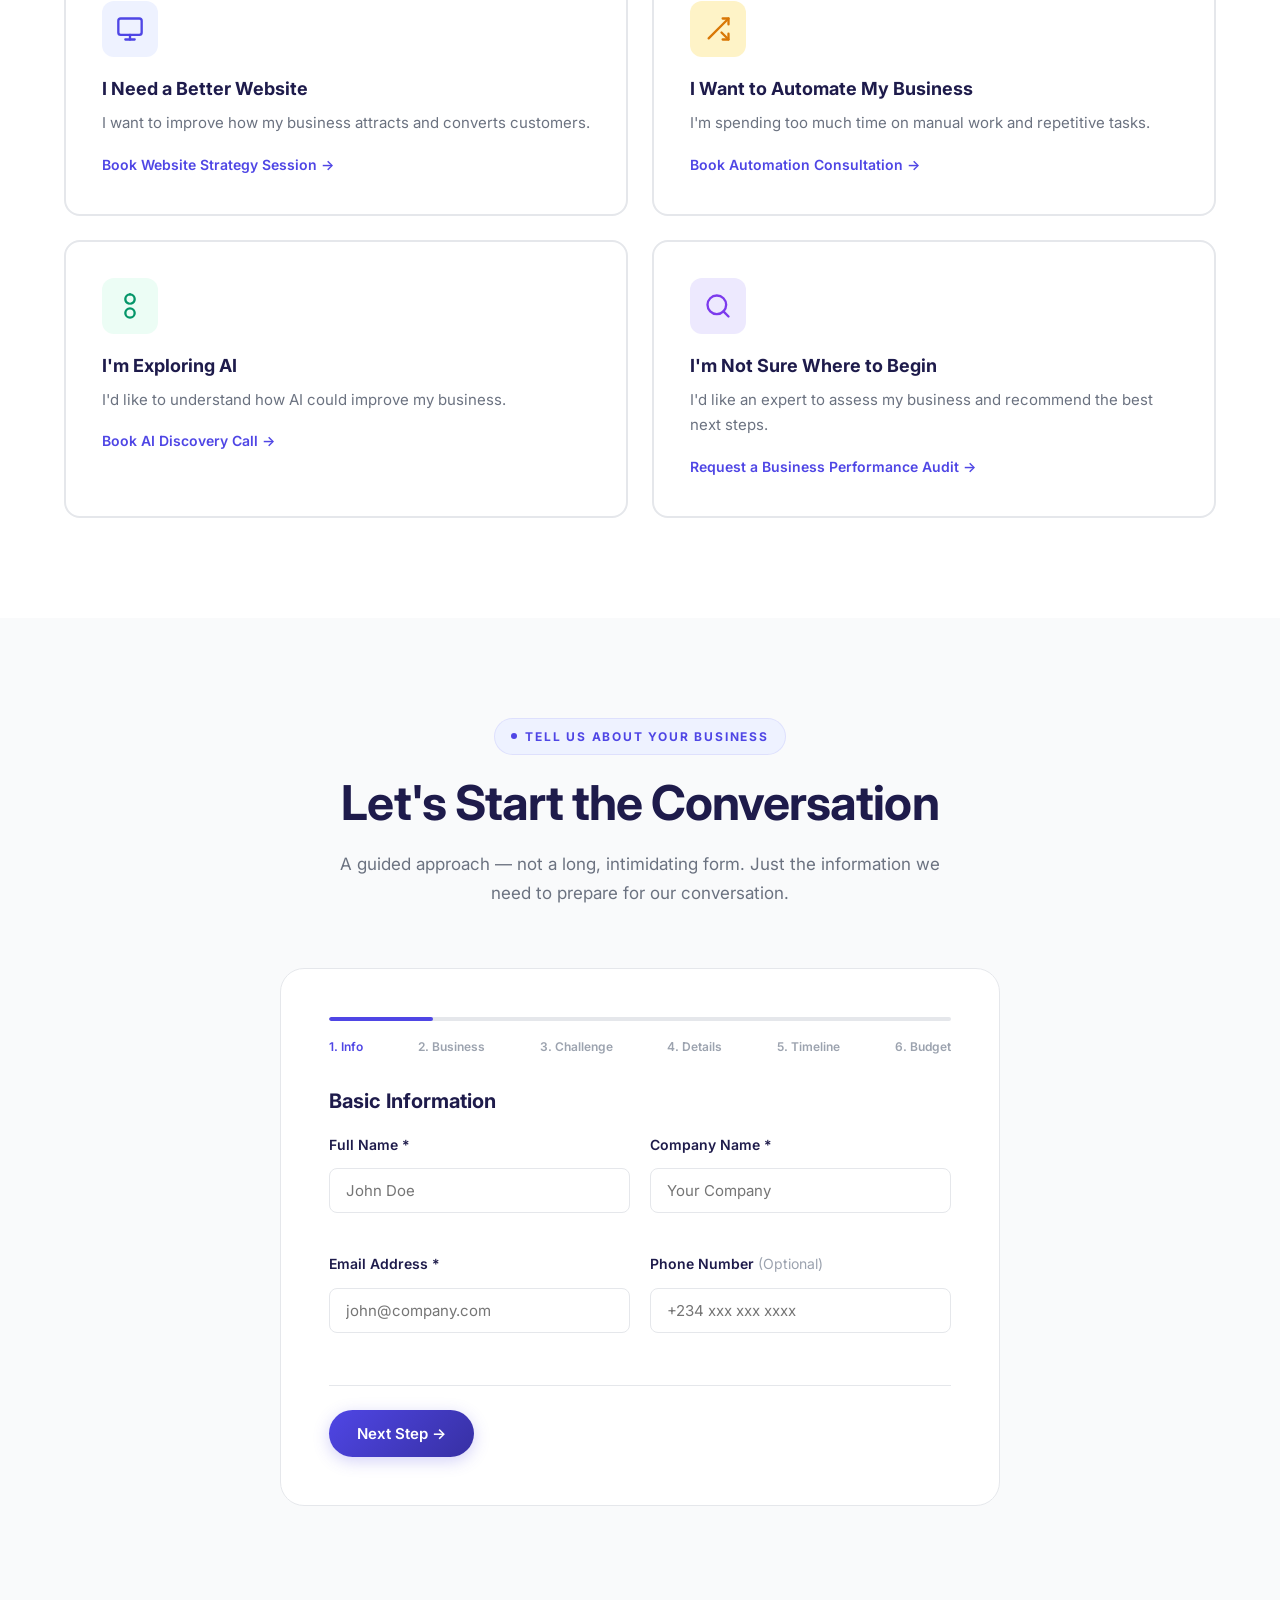
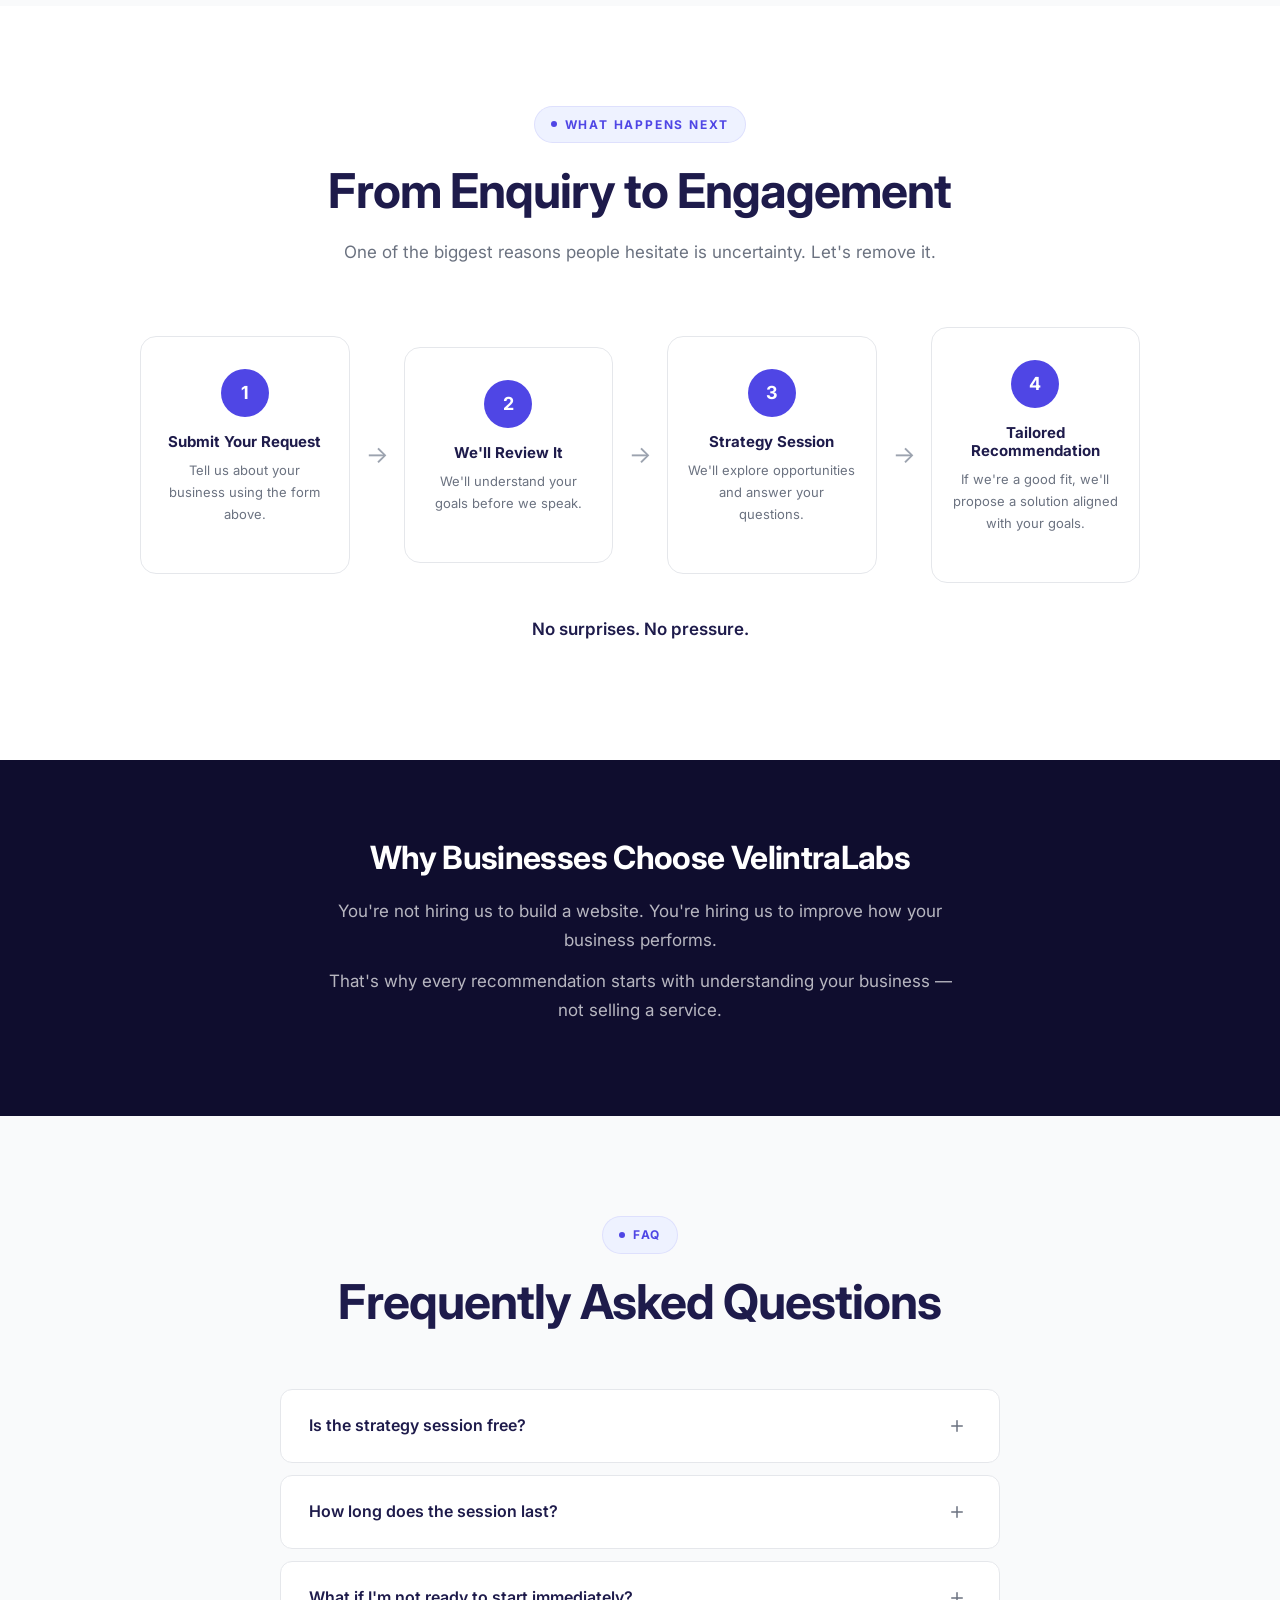
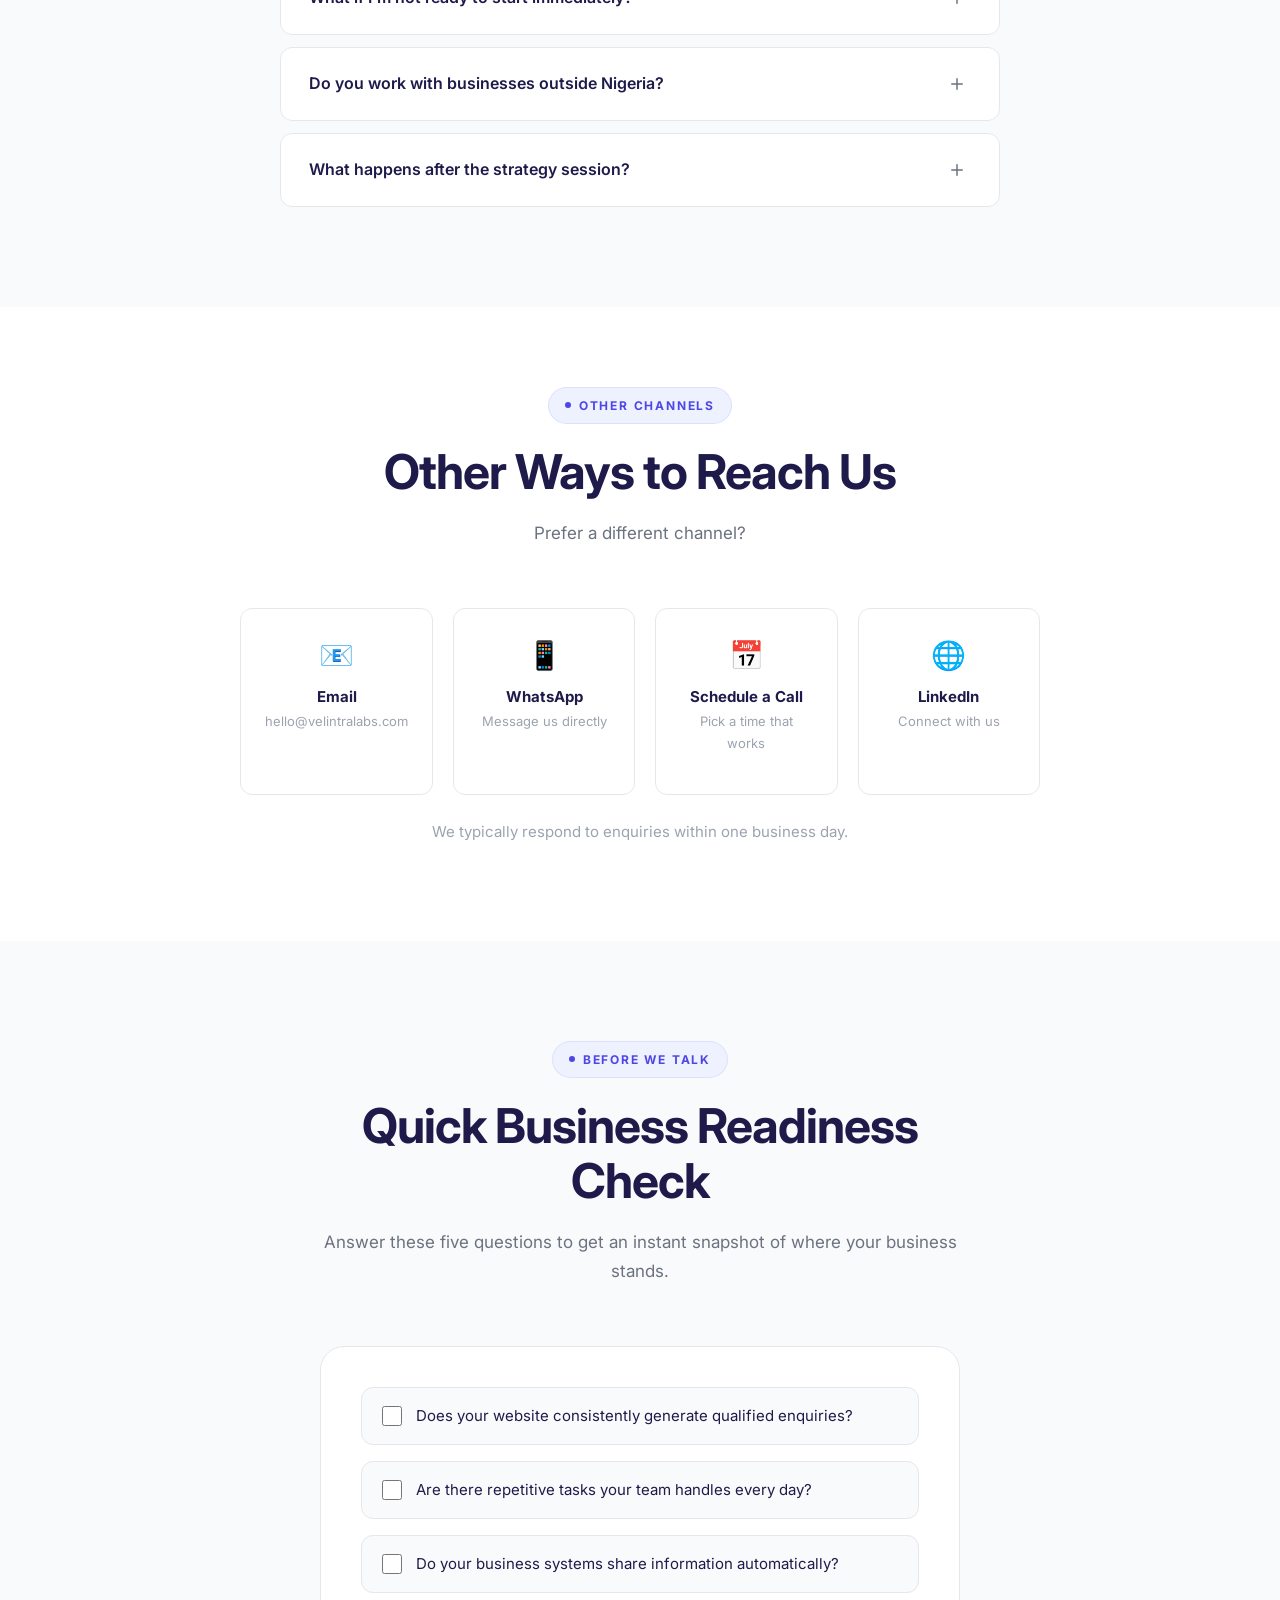
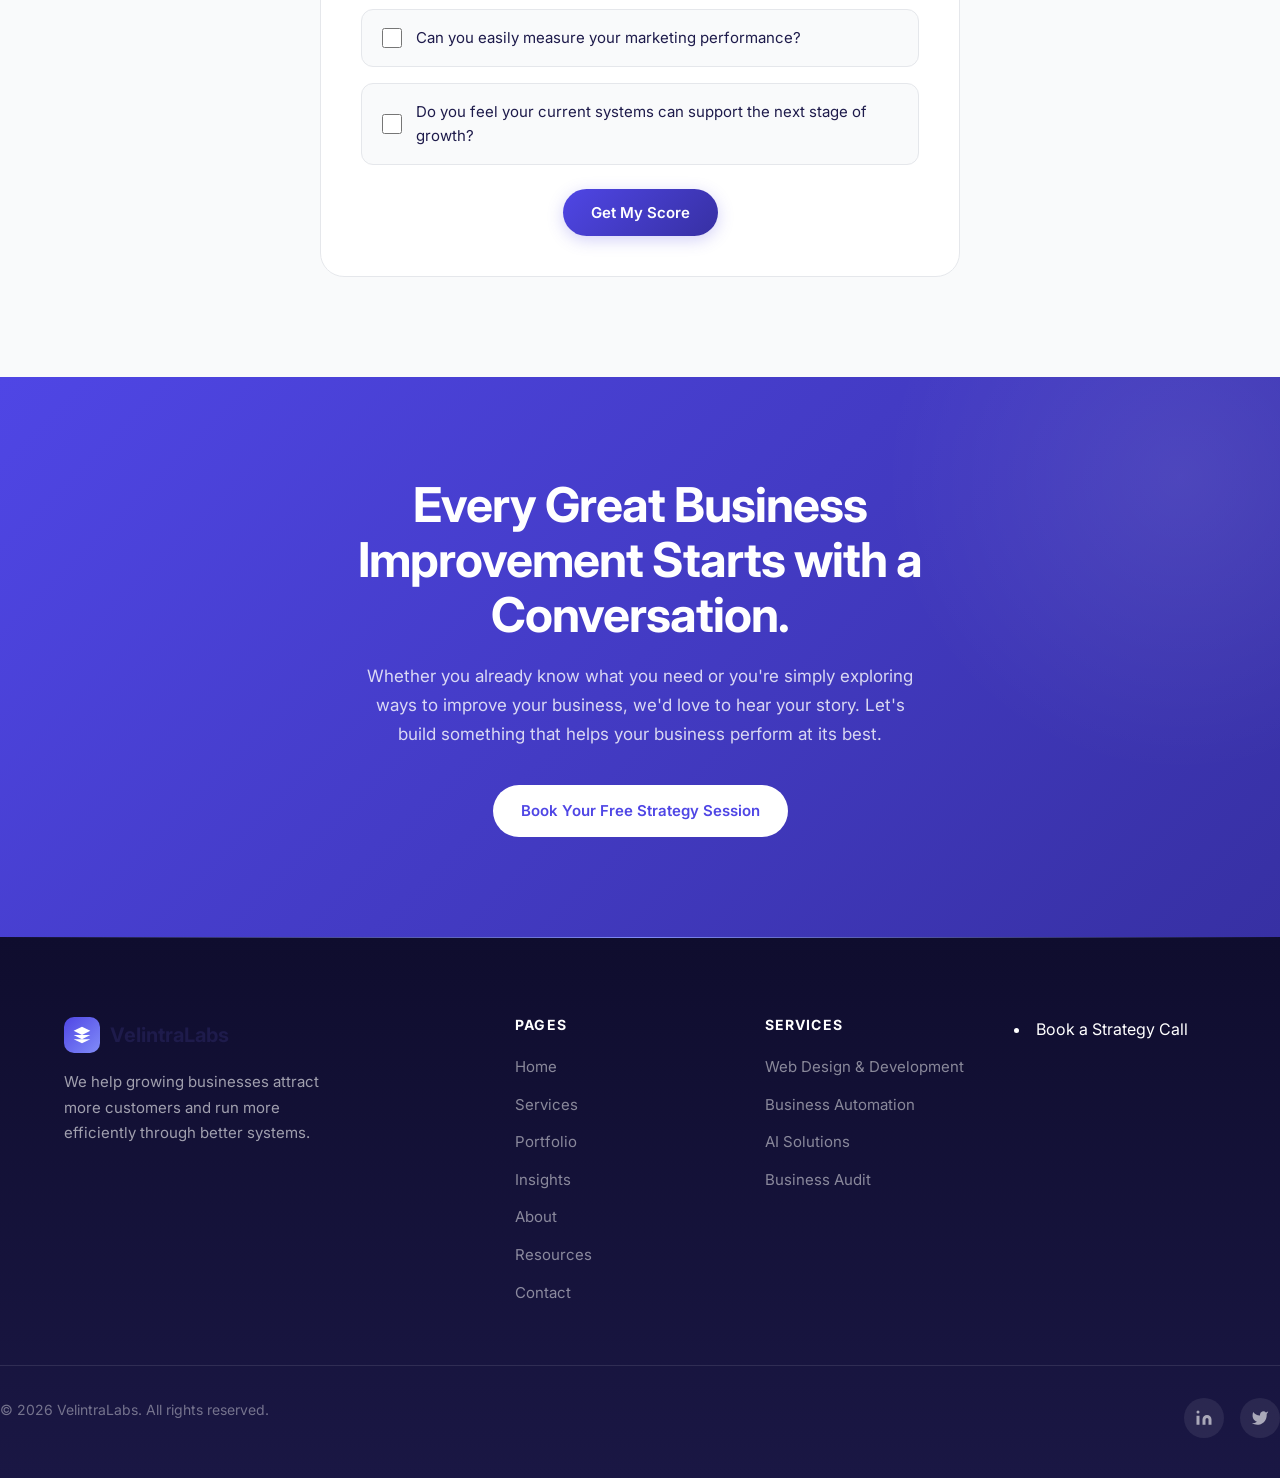
<file: contact.html>
<!DOCTYPE html>
<html lang="en">
<head>
  <meta charset="UTF-8">
  <meta name="viewport" content="width=device-width, initial-scale=1.0">
  <title>Contact — VelintraLabs</title>
  <meta name="description" content="Let's talk about where you want your business to go. Book a free strategy session with VelintraLabs.">
  <link rel="preconnect" href="https://fonts.googleapis.com">
  <link rel="preconnect" href="https://fonts.gstatic.com" crossorigin>
  <link href="https://fonts.googleapis.com/css2?family=Inter:wght@400;500;600;700;800&display=swap" rel="stylesheet">
  <link rel="icon" type="image/svg+xml" href="favicon.svg">
  <link rel="icon" type="image/x-icon" href="favicon.ico">
  <link rel="apple-touch-icon" href="images/apple-touch-icon.png">
  <link rel="icon" type="image/png" sizes="32x32" href="images/favicon-32x32.png">
  <link rel="icon" type="image/png" sizes="16x16" href="images/favicon-16x16.png">
  <link rel="stylesheet" href="css/styles.css">
  <link rel="stylesheet" href="css/world-class.css">
  <link rel="stylesheet" href="css/masterpiece.css">
</head>
<body>
  <div class="grain-overlay"></div>
  <div class="loader"><div class="loader-content"><div class="loader-logo"><svg viewBox="0 0 24 24" fill="none" stroke="var(--color-primary)" stroke-width="2"><path d="M12 2L2 7l10 5 10-5-10-5zM2 17l10 5 10-5M2 12l10 5 10-5"/></svg></div><div class="loader-bar"><div class="loader-progress"></div></div></div></div>

  <!-- Navigation -->
  <nav class="navbar" id="navbar">
    <div class="container">
      <a href="/" class="nav-logo">
        <div class="nav-logo-icon"><svg viewBox="0 0 24 24"><path d="M12 2L2 7l10 5 10-5-10-5zM2 17l10 5 10-5M2 12l10 5 10-5"/></svg></div>
        VelintraLabs
      </a>
      <ul class="nav-links" id="navLinks">
        <li><a href="/">Home</a></li>
        <li><a href="/services">Services</a></li>
        <li><a href="/portfolio">Portfolio</a></li>
        <li><a href="/about">About</a></li>
        <li><a href="/insights">Insights</a></li>
        <li><a href="/resources">Resources</a></li>
        <li><a href="/contact" class="active">Contact</a></li>
      </ul>
      <div class="nav-cta"><a href="/contact" class="btn btn-primary">Book a Strategy Call</a></div>
      <button class="nav-toggle" id="navToggle" aria-label="Toggle navigation"><span></span><span></span><span></span></button>
    </div>
  </nav>

  <!-- ═══════════════════════════════════════════
       HERO
       ═══════════════════════════════════════════ -->
  <section class="contact-hero">
    <div class="container">
      <h1>Let's Talk About Where You Want Your Business to Go.</h1>
      <div class="contact-hero-lines fade-in">
        <p>Every successful project starts with understanding the business behind it.</p>
        <p>Whether you're looking to generate more customers, streamline operations, redesign your website, or explore AI solutions, the first step is a conversation.</p>
        <p class="emphasis">No pressure. No obligation. Just a strategic discussion focused on your business.</p>
      </div>
      <div class="hero-ctas fade-in">
        <a href="#form-section" class="btn btn-primary">Book Your Free Strategy Session</a>
      </div>
    </div>
  </section>

  <!-- ═══════════════════════════════════════════
       NOT A SALES CALL
       ═══════════════════════════════════════════ -->
  <section class="not-sales-section">
    <div class="container">
      <div class="not-sales-card fade-in">
        <h2>This Isn't a Sales Call.<br>It's a Business Strategy Session.</h2>
        <p>Most agencies begin by talking about what they sell. We begin by understanding what you're trying to achieve.</p>
        <p style="margin-bottom:24px;">During our strategy session, we'll discuss:</p>
        <div class="session-topics">
          <div class="session-topic"><div class="session-check"><svg viewBox="0 0 24 24" fill="none" stroke="var(--color-accent)" stroke-width="2.5" stroke-linecap="round" stroke-linejoin="round"><path d="M22 11.08V12a10 10 0 1 1-5.93-9.14"/><path d="M22 4L12 14.01l-3-3"/></svg></div> Your business goals</div>
          <div class="session-topic"><div class="session-check"><svg viewBox="0 0 24 24" fill="none" stroke="var(--color-accent)" stroke-width="2.5" stroke-linecap="round" stroke-linejoin="round"><path d="M22 11.08V12a10 10 0 1 1-5.93-9.14"/><path d="M22 4L12 14.01l-3-3"/></svg></div> Your current challenges</div>
          <div class="session-topic"><div class="session-check"><svg viewBox="0 0 24 24" fill="none" stroke="var(--color-accent)" stroke-width="2.5" stroke-linecap="round" stroke-linejoin="round"><path d="M22 11.08V12a10 10 0 1 1-5.93-9.14"/><path d="M22 4L12 14.01l-3-3"/></svg></div> Opportunities for improvement</div>
          <div class="session-topic"><div class="session-check"><svg viewBox="0 0 24 24" fill="none" stroke="var(--color-accent)" stroke-width="2.5" stroke-linecap="round" stroke-linejoin="round"><path d="M22 11.08V12a10 10 0 1 1-5.93-9.14"/><path d="M22 4L12 14.01l-3-3"/></svg></div> Your customer journey</div>
          <div class="session-topic"><div class="session-check"><svg viewBox="0 0 24 24" fill="none" stroke="var(--color-accent)" stroke-width="2.5" stroke-linecap="round" stroke-linejoin="round"><path d="M22 11.08V12a10 10 0 1 1-5.93-9.14"/><path d="M22 4L12 14.01l-3-3"/></svg></div> Operational bottlenecks</div>
          <div class="session-topic"><div class="session-check"><svg viewBox="0 0 24 24" fill="none" stroke="var(--color-accent)" stroke-width="2.5" stroke-linecap="round" stroke-linejoin="round"><path d="M22 11.08V12a10 10 0 1 1-5.93-9.14"/><path d="M22 4L12 14.01l-3-3"/></svg></div> Practical recommendations</div>
        </div>
        <div class="session-promise">Even if we don't work together, you'll leave the conversation with greater clarity.</div>
      </div>
    </div>
  </section>

  <!-- ═══════════════════════════════════════════
       CHOOSE YOUR PATH
       ═══════════════════════════════════════════ -->
  <section class="choose-path-section">
    <div class="container">
      <div class="section-header fade-in">
        <span class="section-label">Get Started</span>
        <h2>Choose How You'd Like to Start</h2>
      </div>
      <div class="choose-paths-grid fade-in">
        <a href="#form-section" class="choose-path-card" data-path="website">
          <div class="choose-path-icon" style="background:var(--color-primary-bg);">
            <svg viewBox="0 0 24 24" fill="none" stroke="var(--color-primary)" stroke-width="2" stroke-linecap="round" stroke-linejoin="round"><rect x="2" y="3" width="20" height="14" rx="2"/><line x1="8" y1="21" x2="16" y2="21"/><line x1="12" y1="17" x2="12" y2="21"/></svg>
          </div>
          <h3>I Need a Better Website</h3>
          <p>I want to improve how my business attracts and converts customers.</p>
          <span class="choose-path-cta">Book Website Strategy Session →</span>
        </a>
        <a href="#form-section" class="choose-path-card" data-path="automation">
          <div class="choose-path-icon" style="background:#FEF3C7;">
            <svg viewBox="0 0 24 24" fill="none" stroke="#D97706" stroke-width="2" stroke-linecap="round" stroke-linejoin="round"><polyline points="16 3 21 3 21 8"/><line x1="4" y1="20" x2="21" y2="3"/><polyline points="21 16 21 21 16 21"/><line x1="15" y1="15" x2="21" y2="21"/></svg>
          </div>
          <h3>I Want to Automate My Business</h3>
          <p>I'm spending too much time on manual work and repetitive tasks.</p>
          <span class="choose-path-cta">Book Automation Consultation →</span>
        </a>
        <a href="#form-section" class="choose-path-card" data-path="ai">
          <div class="choose-path-icon" style="background:#ECFDF5;">
            <svg viewBox="0 0 24 24" fill="none" stroke="var(--color-accent-dark)" stroke-width="2" stroke-linecap="round" stroke-linejoin="round"><path d="M12 2a4 4 0 0 1 4 4c0 1.95-1.4 3.58-3.25 3.93"/><path d="M12 2a4 4 0 0 0-4 4c0 1.95 1.4 3.58 3.25 3.93"/><circle cx="12" cy="18" r="4"/></svg>
          </div>
          <h3>I'm Exploring AI</h3>
          <p>I'd like to understand how AI could improve my business.</p>
          <span class="choose-path-cta">Book AI Discovery Call →</span>
        </a>
        <a href="#form-section" class="choose-path-card" data-path="audit">
          <div class="choose-path-icon" style="background:#EDE9FE;">
            <svg viewBox="0 0 24 24" fill="none" stroke="#7C3AED" stroke-width="2" stroke-linecap="round" stroke-linejoin="round"><circle cx="11" cy="11" r="8"/><line x1="21" y1="21" x2="16.65" y2="16.65"/></svg>
          </div>
          <h3>I'm Not Sure Where to Begin</h3>
          <p>I'd like an expert to assess my business and recommend the best next steps.</p>
          <span class="choose-path-cta">Request a Business Performance Audit →</span>
        </a>
      </div>
    </div>
  </section>

  <!-- ═══════════════════════════════════════════
       GUIDED FORM
       ═══════════════════════════════════════════ -->
  <section class="form-section" id="form-section">
    <div class="container">
      <div class="section-header fade-in">
        <span class="section-label">Tell Us About Your Business</span>
        <h2>Let's Start the Conversation</h2>
        <p>A guided approach — not a long, intimidating form. Just the information we need to prepare for our conversation.</p>
      </div>

      <div class="guided-form fade-in" id="guidedForm">
        <!-- Progress -->
        <div class="form-progress">
          <div class="form-progress-bar" id="progressBar" style="width:16.66%;"></div>
        </div>
        <div class="form-step-labels">
          <span class="step-label active" data-step="1">1. Info</span>
          <span class="step-label" data-step="2">2. Business</span>
          <span class="step-label" data-step="3">3. Challenge</span>
          <span class="step-label" data-step="4">4. Details</span>
          <span class="step-label" data-step="5">5. Timeline</span>
          <span class="step-label" data-step="6">6. Budget</span>
        </div>

        <form id="contactForm" onsubmit="return handleSubmit(event)">
          <!-- Step 1: Basic Info -->
          <div class="form-step active" data-step="1">
            <h3>Basic Information</h3>
            <div class="form-row">
              <div class="form-group"><label for="name">Full Name *</label><input type="text" id="name" name="name" placeholder="John Doe" required></div>
              <div class="form-group"><label for="company">Company Name *</label><input type="text" id="company" name="company" placeholder="Your Company" required></div>
            </div>
            <div class="form-row">
              <div class="form-group"><label for="email">Email Address *</label><input type="email" id="email" name="email" placeholder="john@company.com" required></div>
              <div class="form-group"><label for="phone">Phone Number <span style="color:var(--color-text-light);font-weight:400;">(Optional)</span></label><input type="tel" id="phone" name="phone" placeholder="+234 xxx xxx xxxx"></div>
            </div>
          </div>

          <!-- Step 2: About Business -->
          <div class="form-step" data-step="2">
            <h3>About Your Business</h3>
            <div class="form-row">
              <div class="form-group">
                <label for="industry">What industry are you in?</label>
                <select id="industry" name="industry">
                  <option value="">Select an industry...</option>
                  <option>Real Estate</option>
                  <option>Professional Services</option>
                  <option>Healthcare</option>
                  <option>Financial Services</option>
                  <option>Construction</option>
                  <option>Education</option>
                  <option>Technology</option>
                  <option>Hospitality</option>
                  <option>Retail / E-commerce</option>
                  <option>Other</option>
                </select>
              </div>
              <div class="form-group">
                <label for="employees">Approximately how many employees?</label>
                <select id="employees" name="employees">
                  <option value="">Select...</option>
                  <option>Just me</option>
                  <option>2–5</option>
                  <option>6–15</option>
                  <option>16–50</option>
                  <option>51–200</option>
                  <option>200+</option>
                </select>
              </div>
            </div>
            <div class="form-group">
              <label>Do you currently have a website?</label>
              <div class="radio-group">
                <label class="radio-label"><input type="radio" name="hasWebsite" value="yes" onchange="document.getElementById('websiteUrl').style.display='block'"> Yes</label>
                <label class="radio-label"><input type="radio" name="hasWebsite" value="no" onchange="document.getElementById('websiteUrl').style.display='none'"> No</label>
              </div>
            </div>
            <div class="form-group" id="websiteUrl" style="display:none;">
              <label for="url">Website URL</label>
              <input type="url" id="url" name="url" placeholder="https://yourwebsite.com">
            </div>
          </div>

          <!-- Step 3: Challenge -->
          <div class="form-step" data-step="3">
            <h3>Your Biggest Challenge</h3>
            <p style="margin-bottom:20px;">What would you like to improve? Select all that apply.</p>
            <div class="checkbox-grid">
              <label class="checkbox-label"><input type="checkbox" name="challenges" value="leads"> Generate more leads</label>
              <label class="checkbox-label"><input type="checkbox" name="challenges" value="website"> Improve website performance</label>
              <label class="checkbox-label"><input type="checkbox" name="challenges" value="automate"> Automate repetitive work</label>
              <label class="checkbox-label"><input type="checkbox" name="challenges" value="cx"> Improve customer experience</label>
              <label class="checkbox-label"><input type="checkbox" name="challenges" value="systems"> Connect business systems</label>
              <label class="checkbox-label"><input type="checkbox" name="challenges" value="ai"> Implement AI</label>
              <label class="checkbox-label"><input type="checkbox" name="challenges" value="other"> Something else</label>
            </div>
          </div>

          <!-- Step 4: Details -->
          <div class="form-step" data-step="4">
            <h3>Tell Us More</h3>
            <div class="form-group">
              <label for="goals">Describe your goals. What would success look like for you?</label>
              <textarea id="goals" name="goals" rows="6" placeholder="E.g., We want to increase qualified enquiries from our website by 50% within 6 months. We also need to automate our client onboarding process..."></textarea>
            </div>
          </div>

          <!-- Step 5: Timeline -->
          <div class="form-step" data-step="5">
            <h3>Timeline</h3>
            <p style="margin-bottom:20px;">When would you like to start?</p>
            <div class="radio-cards">
              <label class="radio-card"><input type="radio" name="timeline" value="immediately"><span>Immediately</span></label>
              <label class="radio-card"><input type="radio" name="timeline" value="30days"><span>Within 30 days</span></label>
              <label class="radio-card"><input type="radio" name="timeline" value="90days"><span>Within 90 days</span></label>
              <label class="radio-card"><input type="radio" name="timeline" value="researching"><span>Just researching</span></label>
            </div>
          </div>

          <!-- Step 6: Budget -->
          <div class="form-step" data-step="6">
            <h3>Investment Range</h3>
            <p style="margin-bottom:8px;">This helps us recommend the right solution for your business.</p>
            <p style="margin-bottom:20px;font-size:0.875rem;color:var(--color-text-light);">This is used to tailor recommendations — not to filter you out.</p>
            <div class="radio-cards">
              <label class="radio-card"><input type="radio" name="budget" value="under2k"><span>Under $2,000</span></label>
              <label class="radio-card"><input type="radio" name="budget" value="2k-5k"><span>$2,000–$5,000</span></label>
              <label class="radio-card"><input type="radio" name="budget" value="5k-10k"><span>$5,000–$10,000</span></label>
              <label class="radio-card"><input type="radio" name="budget" value="10k+"><span>$10,000+</span></label>
              <label class="radio-card"><input type="radio" name="budget" value="discuss"><span>Let's discuss</span></label>
            </div>
          </div>

          <!-- Navigation Buttons -->
          <div class="form-nav">
            <button type="button" class="btn btn-secondary" id="prevBtn" onclick="changeStep(-1)" style="display:none;">← Back</button>
            <button type="button" class="btn btn-primary" id="nextBtn" onclick="changeStep(1)">Next Step →</button>
            <button type="submit" class="btn btn-primary" id="submitBtn" style="display:none;">Submit Request</button>
          </div>
        </form>
      </div>
    </div>
  </section>

  <!-- ═══════════════════════════════════════════
       WHAT HAPPENS NEXT
       ═══════════════════════════════════════════ -->
  <section class="next-steps-section">
    <div class="container">
      <div class="section-header fade-in">
        <span class="section-label">What Happens Next</span>
        <h2>From Enquiry to Engagement</h2>
        <p>One of the biggest reasons people hesitate is uncertainty. Let's remove it.</p>
      </div>
      <div class="next-steps-grid fade-in">
        <div class="next-step-card">
          <div class="next-step-num">1</div>
          <h4>Submit Your Request</h4>
          <p>Tell us about your business using the form above.</p>
        </div>
        <div class="next-step-arrow">→</div>
        <div class="next-step-card">
          <div class="next-step-num">2</div>
          <h4>We'll Review It</h4>
          <p>We'll understand your goals before we speak.</p>
        </div>
        <div class="next-step-arrow">→</div>
        <div class="next-step-card">
          <div class="next-step-num">3</div>
          <h4>Strategy Session</h4>
          <p>We'll explore opportunities and answer your questions.</p>
        </div>
        <div class="next-step-arrow">→</div>
        <div class="next-step-card">
          <div class="next-step-num">4</div>
          <h4>Tailored Recommendation</h4>
          <p>If we're a good fit, we'll propose a solution aligned with your goals.</p>
        </div>
      </div>
      <p style="text-align:center;margin-top:32px;font-weight:600;color:var(--color-text);">No surprises. No pressure.</p>
    </div>
  </section>

  <!-- ═══════════════════════════════════════════
       WHY BUSINESSES CHOOSE US
       ═══════════════════════════════════════════ -->
  <section class="why-choose-contact-section">
    <div class="container">
      <div class="why-choose-card fade-in">
        <h2>Why Businesses Choose VelintraLabs</h2>
        <p>You're not hiring us to build a website. You're hiring us to improve how your business performs.</p>
        <p>That's why every recommendation starts with understanding your business — not selling a service.</p>
      </div>
    </div>
  </section>

  <!-- ═══════════════════════════════════════════
       FAQ
       ═══════════════════════════════════════════ -->
  <section class="faq-section">
    <div class="container">
      <div class="section-header fade-in">
        <span class="section-label">FAQ</span>
        <h2>Frequently Asked Questions</h2>
      </div>
      <div class="faq-list fade-in">
        <div class="faq-item"><div class="faq-question"><h4>Is the strategy session free?</h4><div class="faq-toggle"><svg viewBox="0 0 24 24"><line x1="12" y1="5" x2="12" y2="19"/><line x1="5" y1="12" x2="19" y2="12"/></svg></div></div><div class="faq-answer"><div class="faq-answer-inner"><p>Yes. It's an opportunity for us to understand your business and determine whether we're the right fit.</p></div></div></div>
        <div class="faq-item"><div class="faq-question"><h4>How long does the session last?</h4><div class="faq-toggle"><svg viewBox="0 0 24 24"><line x1="12" y1="5" x2="12" y2="19"/><line x1="5" y1="12" x2="19" y2="12"/></svg></div></div><div class="faq-answer"><div class="faq-answer-inner"><p>Typically 30–45 minutes.</p></div></div></div>
        <div class="faq-item"><div class="faq-question"><h4>What if I'm not ready to start immediately?</h4><div class="faq-toggle"><svg viewBox="0 0 24 24"><line x1="12" y1="5" x2="12" y2="19"/><line x1="5" y1="12" x2="19" y2="12"/></svg></div></div><div class="faq-answer"><div class="faq-answer-inner"><p>That's perfectly fine. Many of our clients begin with a conversation long before a project starts.</p></div></div></div>
        <div class="faq-item"><div class="faq-question"><h4>Do you work with businesses outside Nigeria?</h4><div class="faq-toggle"><svg viewBox="0 0 24 24"><line x1="12" y1="5" x2="12" y2="19"/><line x1="5" y1="12" x2="19" y2="12"/></svg></div></div><div class="faq-answer"><div class="faq-answer-inner"><p>Absolutely. We work remotely with clients in different regions and structure communication around their time zones.</p></div></div></div>
        <div class="faq-item"><div class="faq-question"><h4>What happens after the strategy session?</h4><div class="faq-toggle"><svg viewBox="0 0 24 24"><line x1="12" y1="5" x2="12" y2="19"/><line x1="5" y1="12" x2="19" y2="12"/></svg></div></div><div class="faq-answer"><div class="faq-answer-inner"><p>If there's a good fit, we'll prepare a tailored proposal outlining our recommendations, timelines, and investment.</p></div></div></div>
      </div>
    </div>
  </section>

  <!-- ═══════════════════════════════════════════
       OTHER WAYS TO REACH US
       ═══════════════════════════════════════════ -->
  <section class="channels-section">
    <div class="container">
      <div class="section-header fade-in">
        <span class="section-label">Other Channels</span>
        <h2>Other Ways to Reach Us</h2>
        <p>Prefer a different channel?</p>
      </div>
      <div class="channels-grid fade-in">
        <a href="mailto:hello@velintralabs.com" class="channel-card">
          <div class="channel-icon">📧</div>
          <h4>Email</h4>
          <p>hello@velintralabs.com</p>
        </a>
        <a href="#" class="channel-card">
          <div class="channel-icon">📱</div>
          <h4>WhatsApp</h4>
          <p>Message us directly</p>
        </a>
        <a href="#" class="channel-card">
          <div class="channel-icon">📅</div>
          <h4>Schedule a Call</h4>
          <p>Pick a time that works</p>
        </a>
        <a href="#" class="channel-card">
          <div class="channel-icon">🌐</div>
          <h4>LinkedIn</h4>
          <p>Connect with us</p>
        </a>
      </div>
      <p style="text-align:center;margin-top:24px;font-size:0.9375rem;color:var(--color-text-light);">We typically respond to enquiries within one business day.</p>
    </div>
  </section>

  <!-- ═══════════════════════════════════════════
       BUSINESS READINESS SCORE
       ═══════════════════════════════════════════ -->
  <section class="readiness-section">
    <div class="container">
      <div class="section-header fade-in">
        <span class="section-label">Before We Talk</span>
        <h2>Quick Business Readiness Check</h2>
        <p>Answer these five questions to get an instant snapshot of where your business stands.</p>
      </div>
      <div class="readiness-quiz fade-in" id="readinessQuiz">
        <div class="readiness-questions">
          <div class="readiness-q">
            <label class="readiness-label">
              <input type="checkbox" class="readiness-check" data-q="1">
              <span>Does your website consistently generate qualified enquiries?</span>
            </label>
          </div>
          <div class="readiness-q">
            <label class="readiness-label">
              <input type="checkbox" class="readiness-check" data-q="2">
              <span>Are there repetitive tasks your team handles every day?</span>
            </label>
          </div>
          <div class="readiness-q">
            <label class="readiness-label">
              <input type="checkbox" class="readiness-check" data-q="3">
              <span>Do your business systems share information automatically?</span>
            </label>
          </div>
          <div class="readiness-q">
            <label class="readiness-label">
              <input type="checkbox" class="readiness-check" data-q="4">
              <span>Can you easily measure your marketing performance?</span>
            </label>
          </div>
          <div class="readiness-q">
            <label class="readiness-label">
              <input type="checkbox" class="readiness-check" data-q="5">
              <span>Do you feel your current systems can support the next stage of growth?</span>
            </label>
          </div>
        </div>
        <button class="btn btn-primary" onclick="calculateScore()" style="margin-top:24px;">Get My Score</button>
        <div class="readiness-result" id="readinessResult" style="display:none;"></div>
      </div>
    </div>
  </section>

  <!-- ═══════════════════════════════════════════
       FINAL CTA
       ═══════════════════════════════════════════ -->
  <section class="final-cta">
    <div class="container fade-in">
      <h2>Every Great Business Improvement Starts with a Conversation.</h2>
      <p>Whether you already know what you need or you're simply exploring ways to improve your business, we'd love to hear your story. Let's build something that helps your business perform at its best.</p>
      <a href="#form-section" class="btn btn-white">Book Your Free Strategy Session</a>
    </div>
  </section>

  <!-- Footer -->
  <footer class="footer">
    <div class="container">
      <div class="footer-grid">
        <div class="footer-brand">
          <a href="/" class="nav-logo">
            <div class="nav-logo-icon"><svg viewBox="0 0 24 24"><path d="M12 2L2 7l10 5 10-5-10-5zM2 17l10 5 10-5M2 12l10 5 10-5"/></svg></div>
            VelintraLabs
          </a>
          <p>We help growing businesses attract more customers and run more efficiently through better systems.</p>
        </div>
        <div class="footer-col"><h4>Pages</h4><ul><li><a href="/">Home</a></li><li><a href="/services">Services</a></li><li><a href="/portfolio">Portfolio</a></li><li><a href="/insights">Insights</a></li><li><a href="/about">About</a></li><li><a href="/resources">Resources</a></li>
        <li><a href="/contact">Contact</a></li></ul></div>
        <div class="footer-col"><h4>Services</h4><ul><li><a href="/services">Web Design & Development</a></li><li><a href="/services">Business Automation</a></li><li><a href="/services">AI Solutions</a></li><li><a href="/services">Business Audit</a></li></ul></div>
        <li><a href="/contact">Book a Strategy Call</a></li></ul></div>
      </div>
      <div class="footer-bottom">
        <p>&copy; 2026 VelintraLabs. All rights reserved.</p>
        <div class="footer-social">
          <a href="#" aria-label="LinkedIn"><svg viewBox="0 0 24 24"><path d="M16 8a6 6 0 0 1 6 6v7h-4v-7a2 2 0 0 0-2-2 2 2 0 0 0-2 2v7h-4v-7a6 6 0 0 1 6-6z"/><rect x="2" y="9" width="4" height="12"/><circle cx="4" cy="4" r="2"/></svg></a>
          <a href="#" aria-label="Twitter"><svg viewBox="0 0 24 24"><path d="M23 3a10.9 10.9 0 0 1-3.14 1.53 4.48 4.48 0 0 0-7.86 3v1A10.66 10.66 0 0 1 3 4s-4 9 5 13a11.64 11.64 0 0 1-7 2c9 5 20 0 20-11.5a4.5 4.5 0 0 0-.08-.83A7.72 7.72 0 0 0 23 3z"/></svg></a>
        </div>
      </div>
    </div>
  </footer>

  <script src="js/script.js"></script>
  <script src="js/animations.js"></script>
  <script src="js/masterpiece.js"></script>
  <script>
    // ── Multi-step form ──
    let currentStep = 1;
    const totalSteps = 6;

    function changeStep(direction) {
      const current = document.querySelector('.form-step.active');
      const next = document.querySelector(`.form-step[data-step="${currentStep + direction}"]`);
      if (!next) return;
      current.classList.remove('active');
      next.classList.add('active');
      currentStep += direction;
      updateFormUI();
    }

    function updateFormUI() {
      document.getElementById('progressBar').style.width = (currentStep / totalSteps * 100) + '%';
      document.getElementById('prevBtn').style.display = currentStep > 1 ? 'inline-flex' : 'none';
      document.getElementById('nextBtn').style.display = currentStep < totalSteps ? 'inline-flex' : 'none';
      document.getElementById('submitBtn').style.display = currentStep === totalSteps ? 'inline-flex' : 'none';
      document.querySelectorAll('.step-label').forEach(l => {
        l.classList.toggle('active', parseInt(l.dataset.step) <= currentStep);
      });
    }

    function handleSubmit(e) {
      e.preventDefault();
      alert('Thank you! Your request has been submitted. We\'ll be in touch within one business day.');
      return false;
    }

    // ── FAQ accordion ──
    document.querySelectorAll('.faq-item').forEach(item => {
      item.querySelector('.faq-question').addEventListener('click', () => {
        const isActive = item.classList.contains('active');
        document.querySelectorAll('.faq-item').forEach(i => i.classList.remove('active'));
        if (!isActive) item.classList.add('active');
      });
    });

    // ── Business Readiness Score ──
    function calculateScore() {
      const checks = document.querySelectorAll('.readiness-check');
      let yes = 0;
      checks.forEach(c => { if (c.checked) yes++; });
      const score = Math.round((yes / checks.length) * 100);
      const result = document.getElementById('readinessResult');
      let message = '', color = '', recommendation = '';

      if (score >= 85) {
        message = 'Your business has a strong foundation.';
        color = 'var(--color-accent)';
        recommendation = 'We can help you optimize further and unlock the next level of performance.';
      } else if (score >= 60) {
        message = 'There are clear opportunities to improve.';
        color = '#D97706';
        recommendation = 'A strategy session would help you identify the highest-impact improvements.';
      } else {
        message = 'Your business is likely being held back by system inefficiencies.';
        color = '#DC2626';
        recommendation = 'A Business Performance Audit is the best place to start.';
      }

      result.style.display = 'block';
      result.innerHTML = `
        <div style="text-align:center;padding:32px;background:var(--color-bg-alt);border-radius:var(--radius-lg);border:2px solid ${color};">
          <div style="font-size:3rem;font-weight:800;color:${color};margin-bottom:8px;">${score}</div>
          <h4 style="margin-bottom:8px;">${message}</h4>
          <p style="margin-bottom:20px;">${recommendation}</p>
          <a href="#form-section" class="btn btn-primary" style="font-size:0.875rem;">Book Your Strategy Session</a>
        </div>
      `;
      result.scrollIntoView({ behavior: 'smooth', block: 'center' });
    }
  </script>
</body>
</html>
</file>
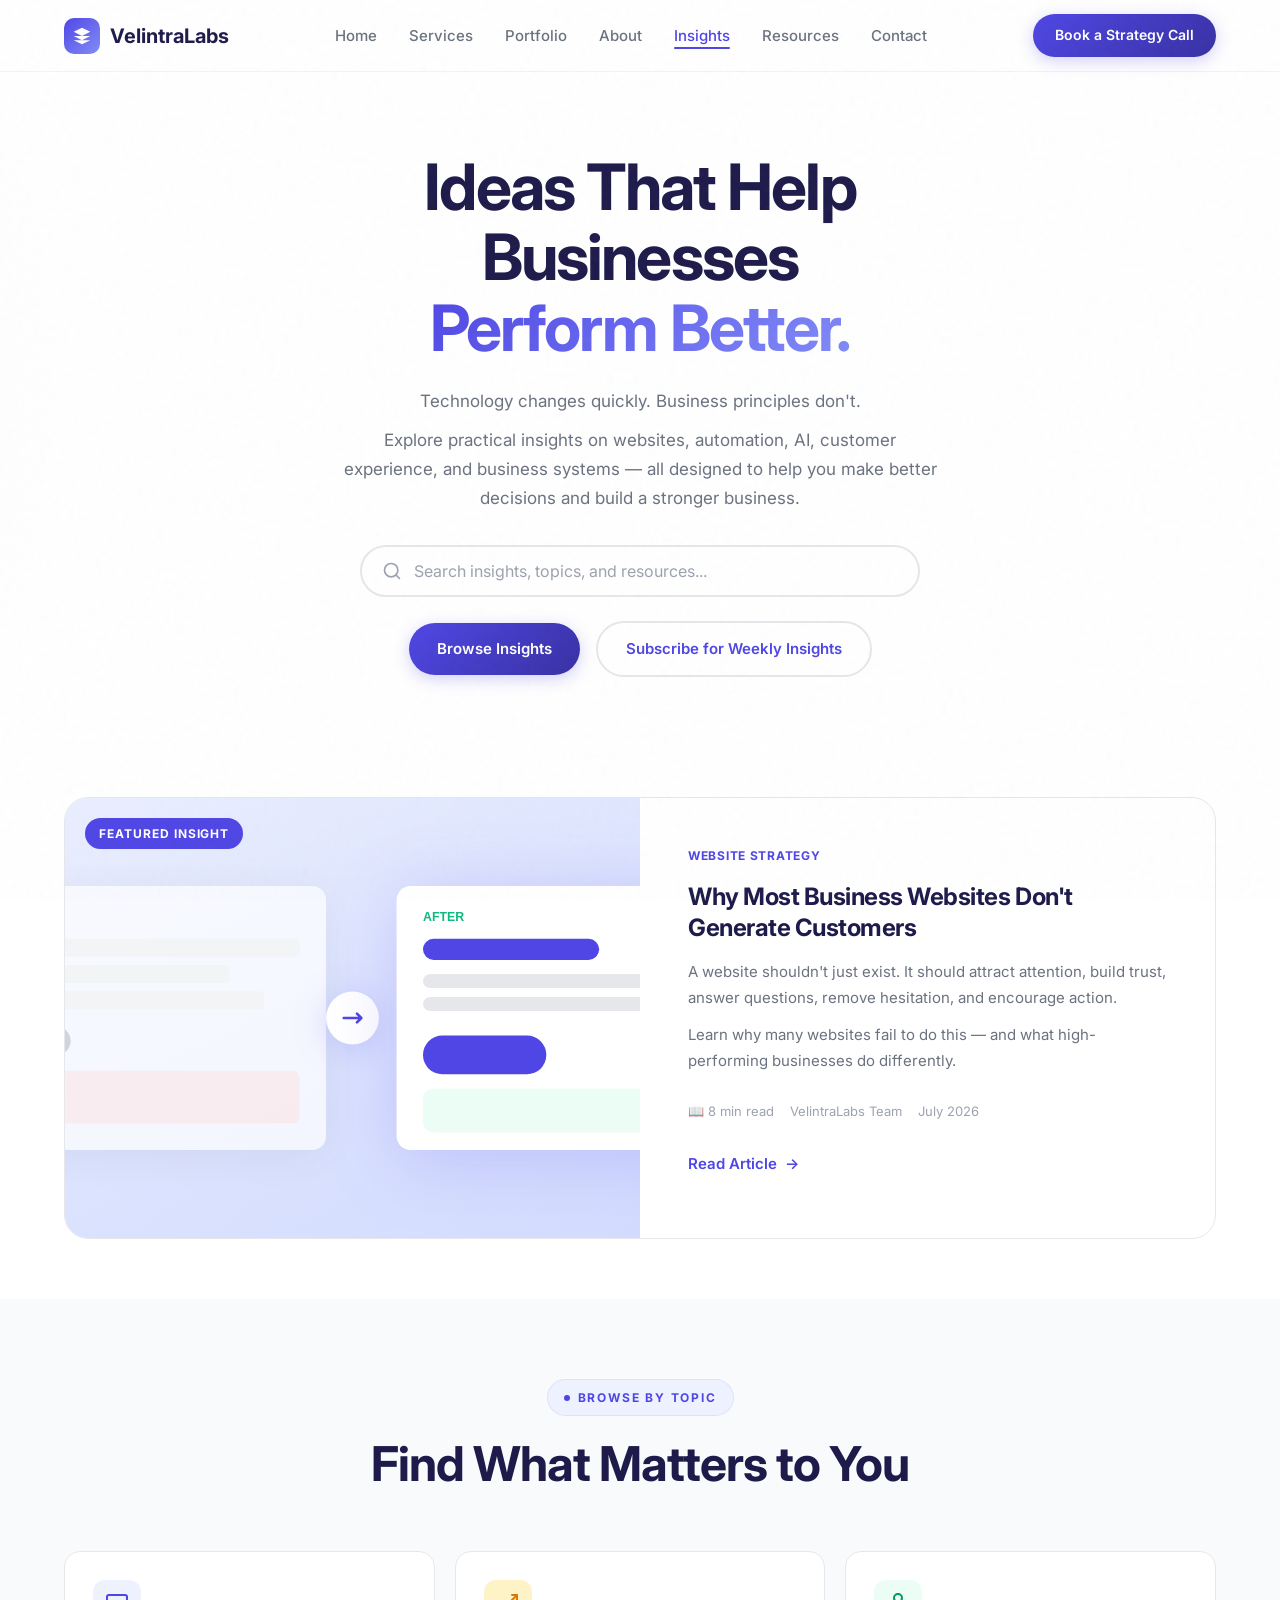
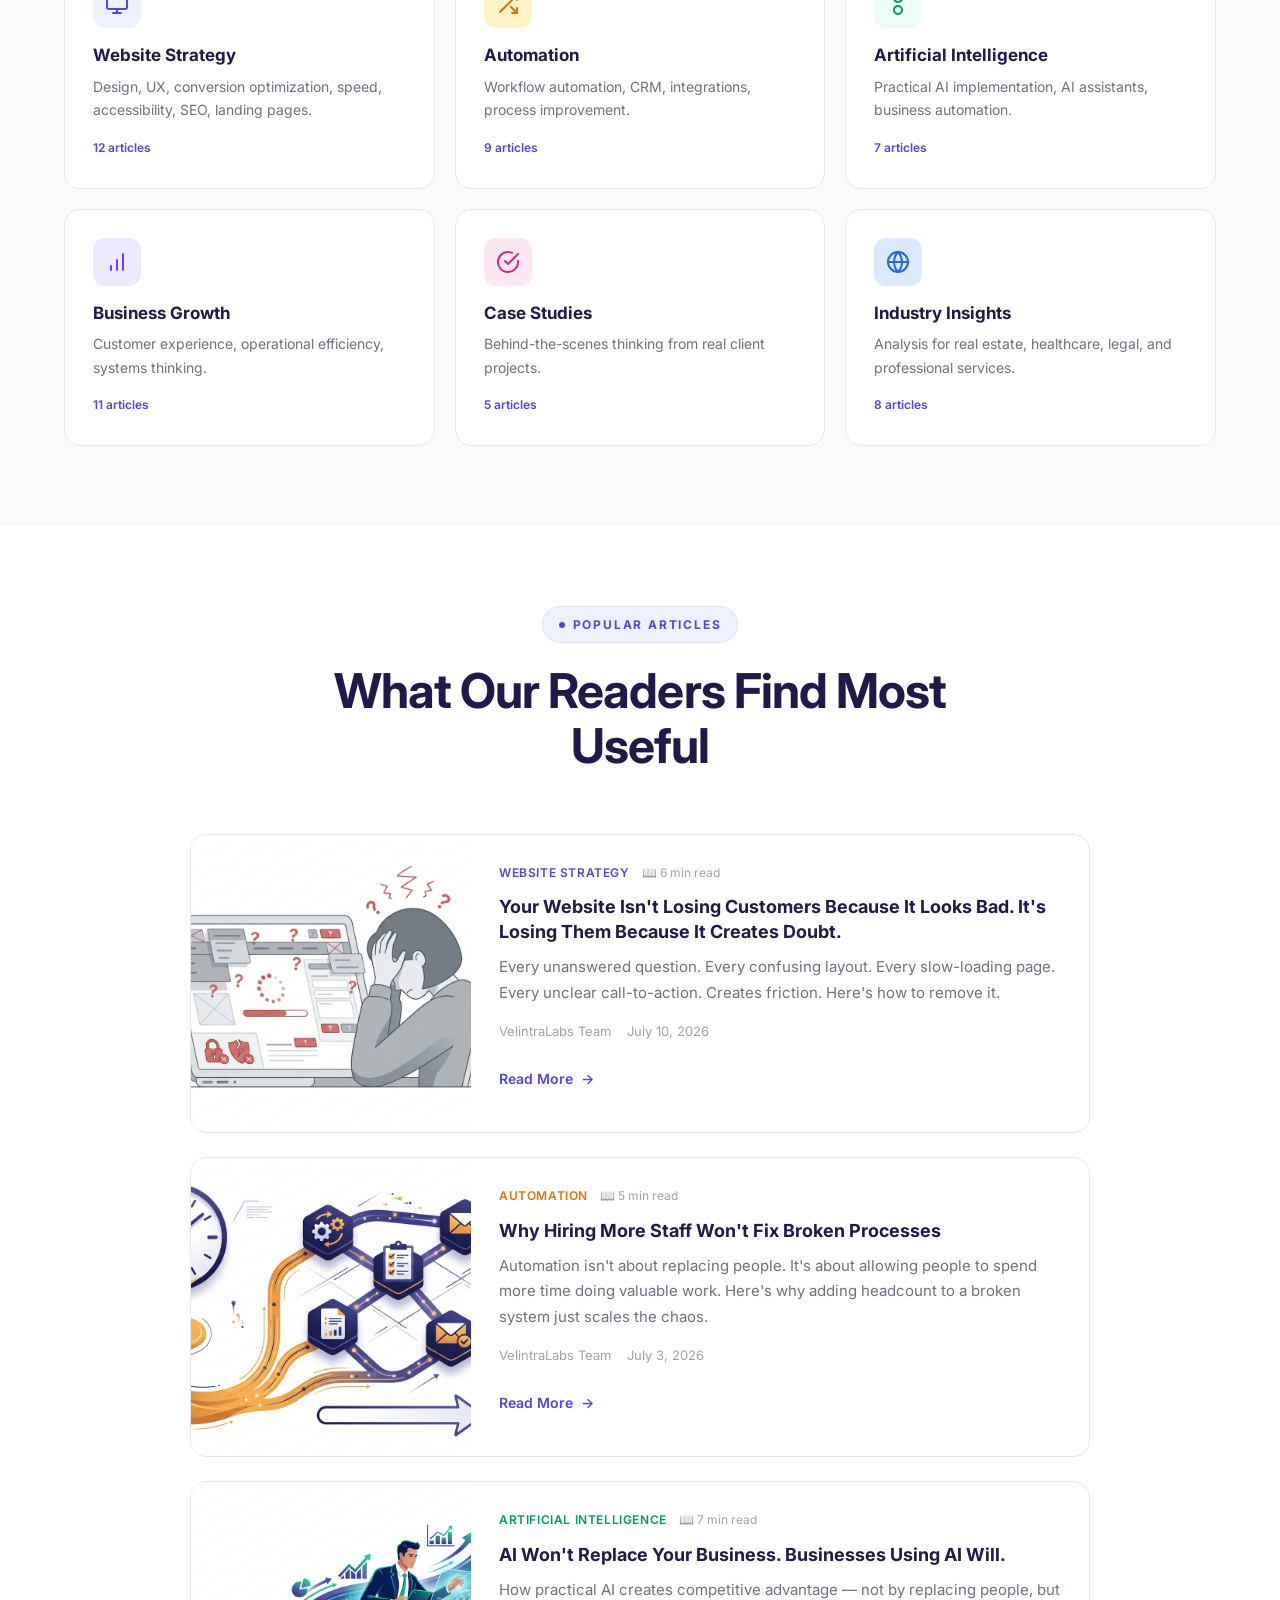
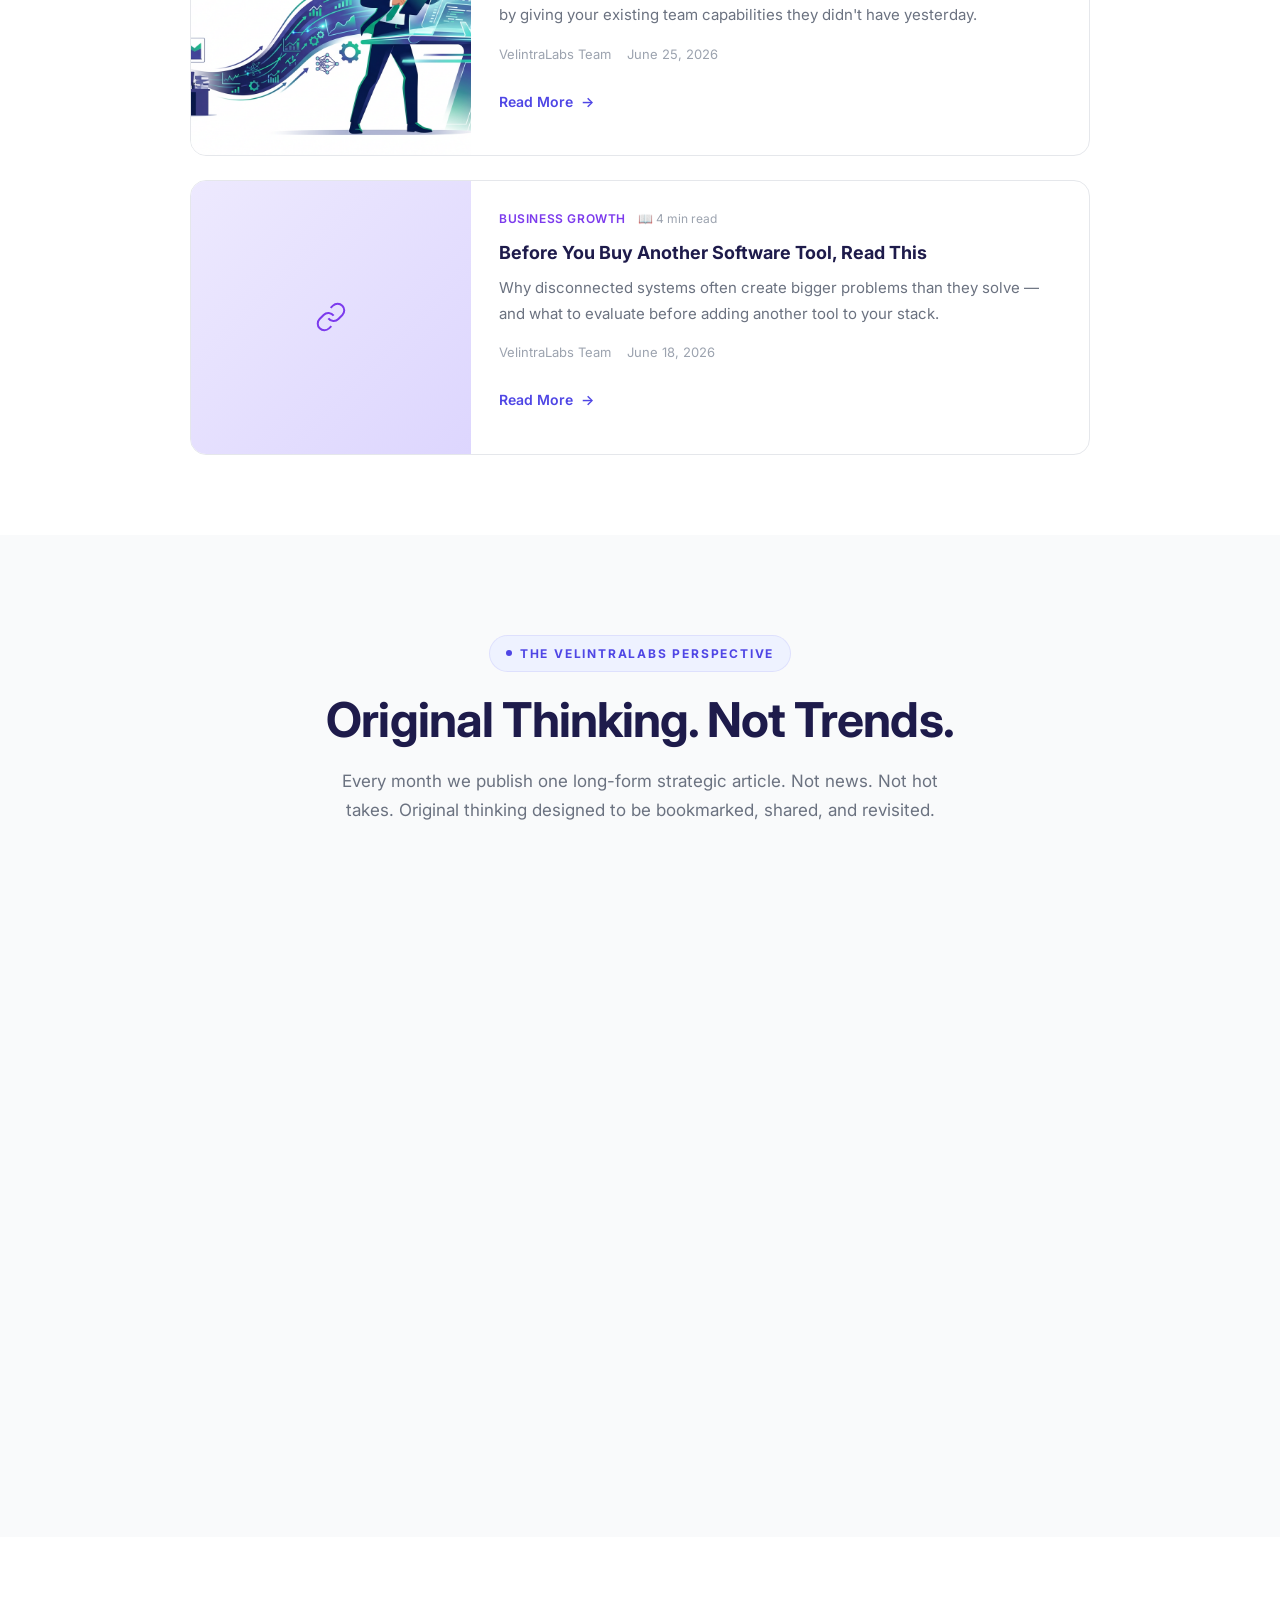
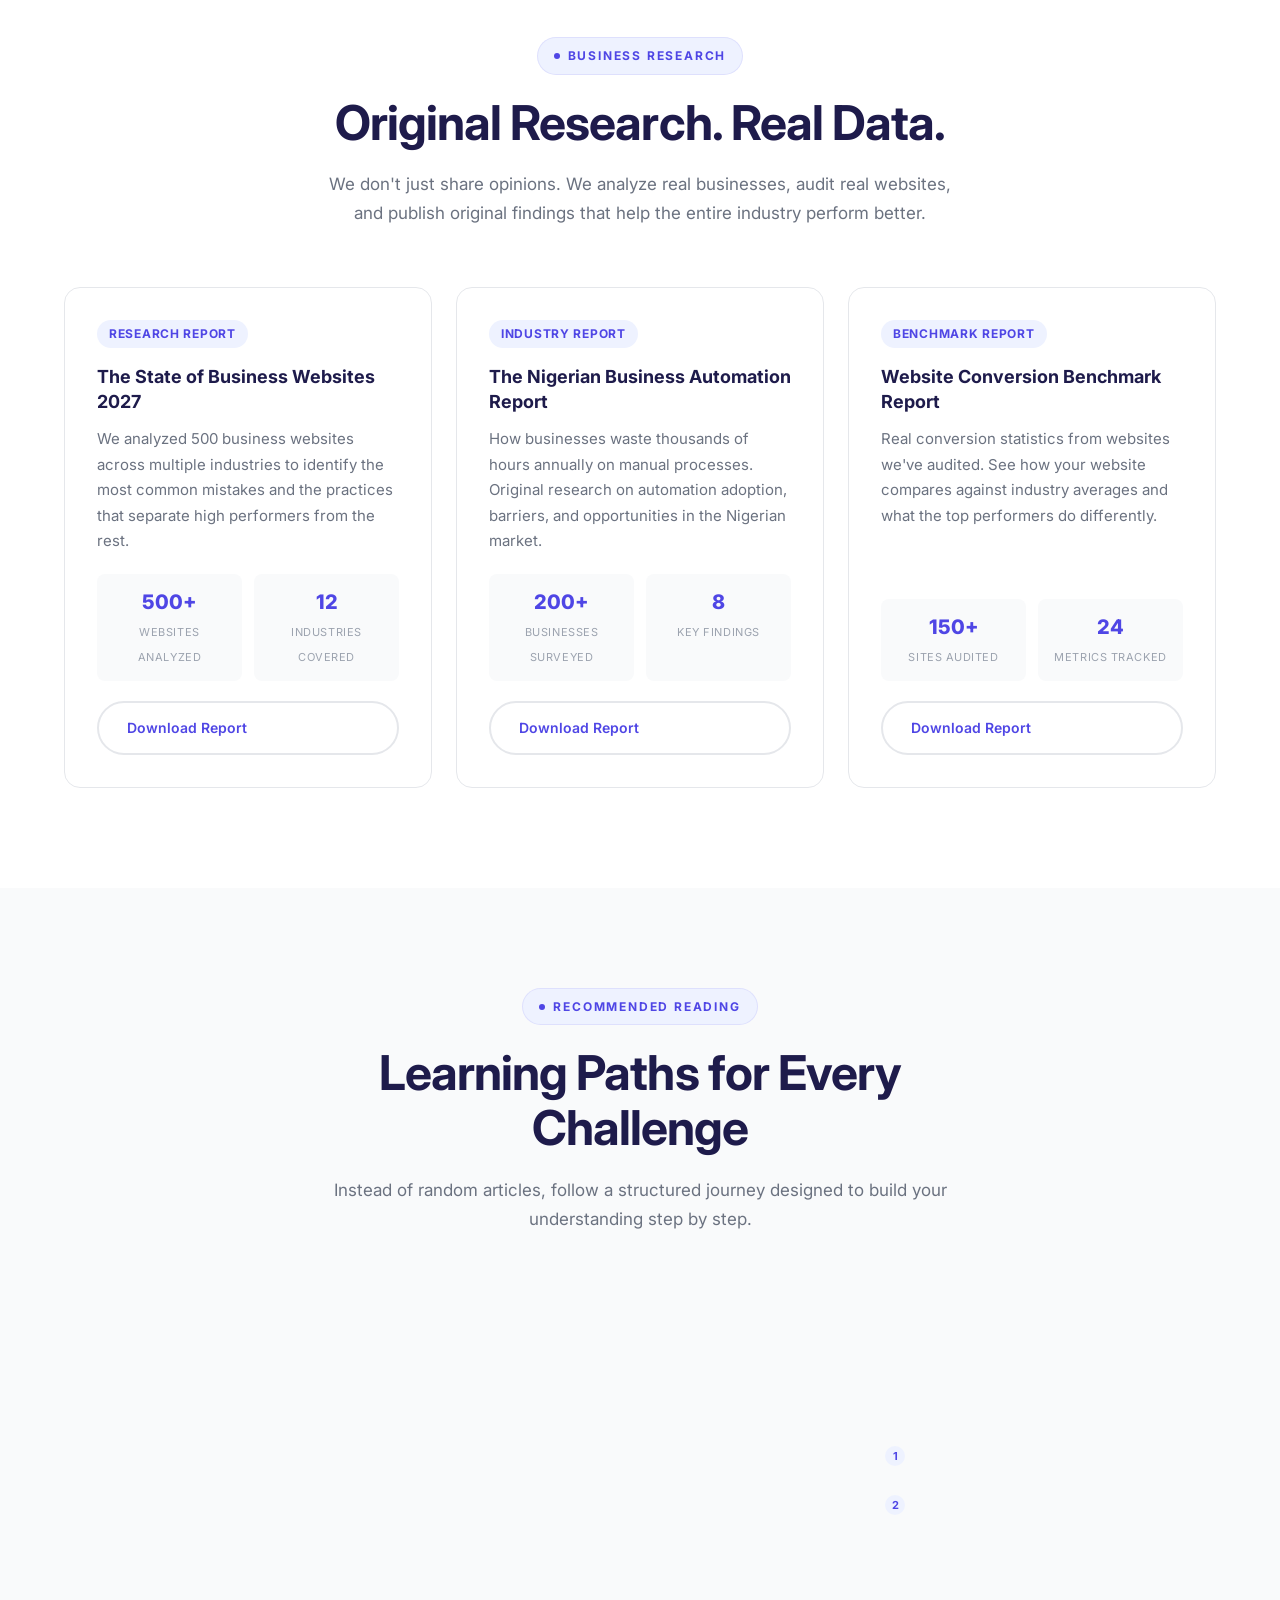
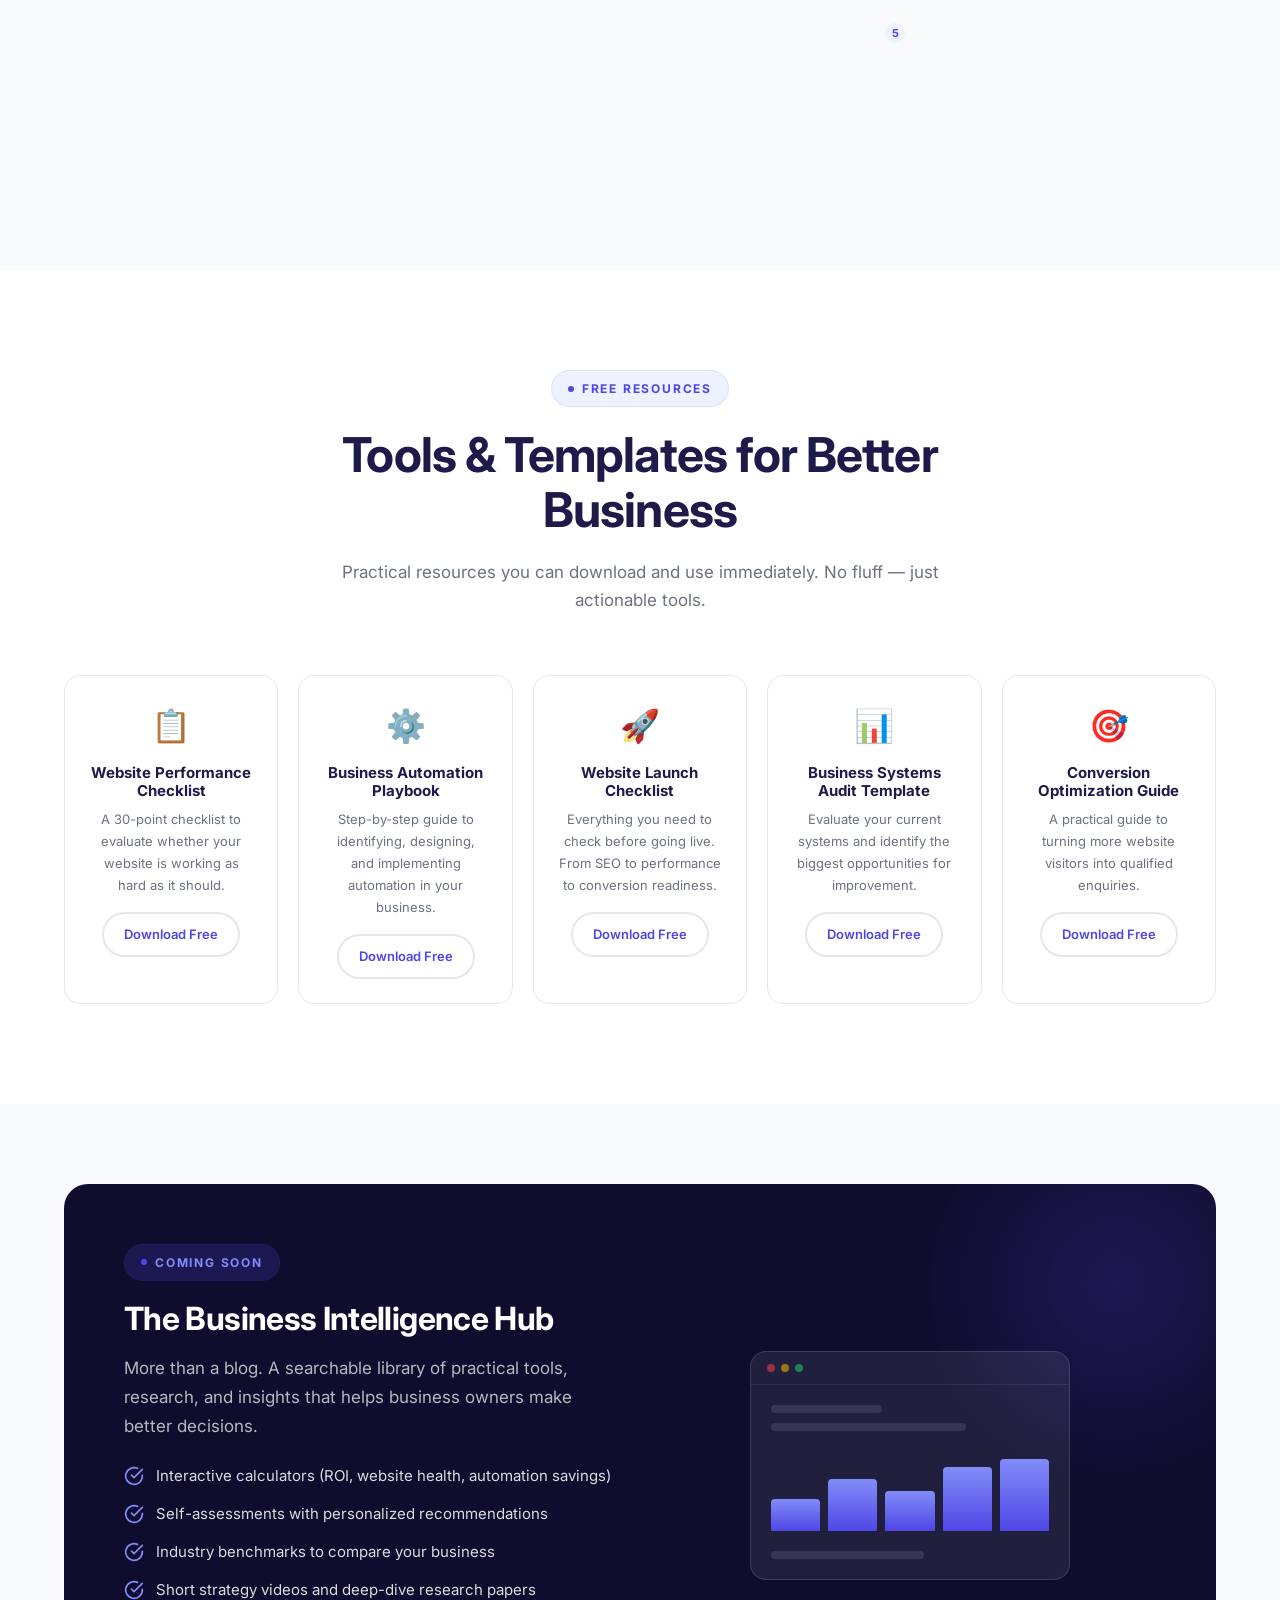
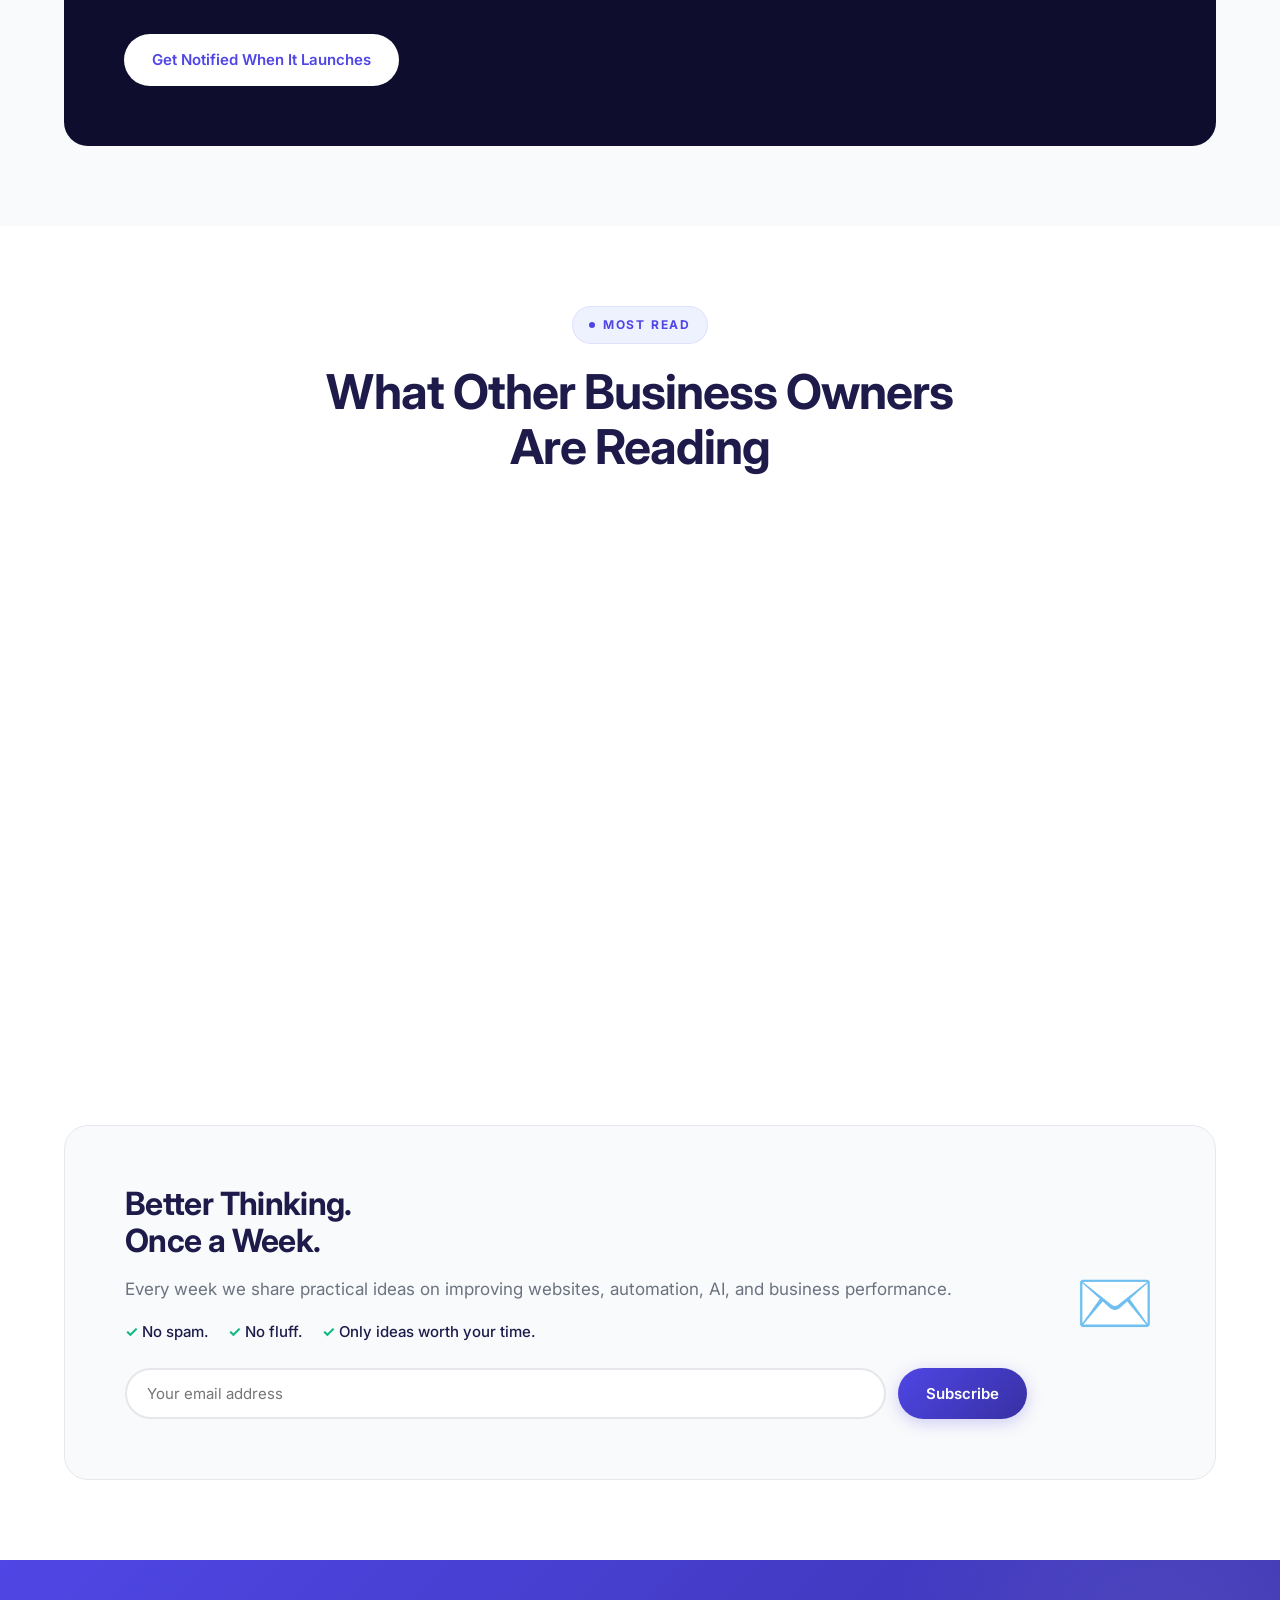
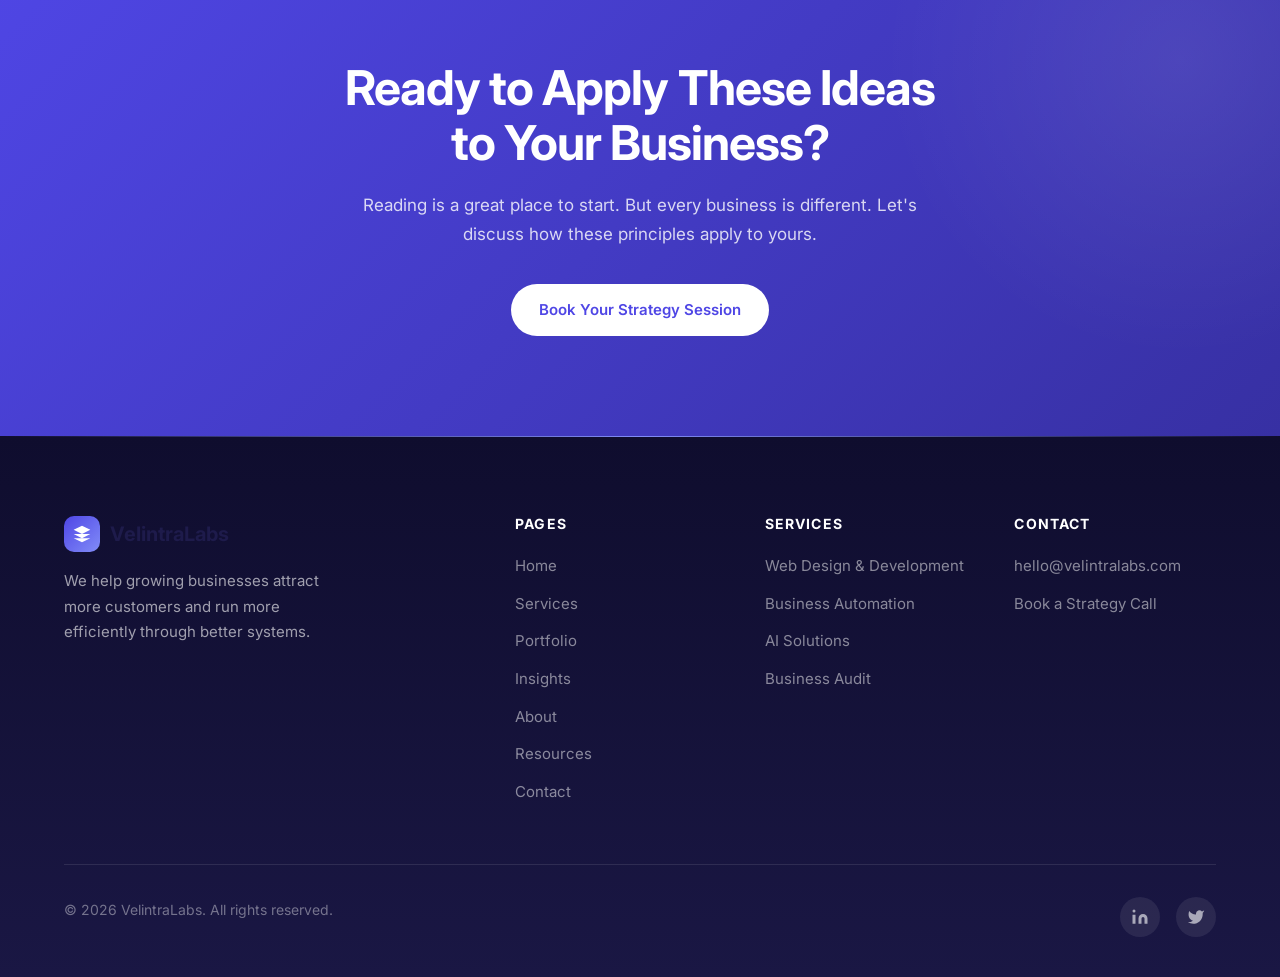
<file: insights.html>
<!DOCTYPE html>
<html lang="en">
<head>
  <meta charset="UTF-8">
  <meta name="viewport" content="width=device-width, initial-scale=1.0">
  <title>Insights — VelintraLabs</title>
  <meta name="description" content="Practical insights on websites, automation, AI, customer experience, and business systems. Ideas that help businesses perform better.">
  <link rel="preconnect" href="https://fonts.googleapis.com">
  <link rel="preconnect" href="https://fonts.gstatic.com" crossorigin>
  <link href="https://fonts.googleapis.com/css2?family=Inter:wght@400;500;600;700;800&display=swap" rel="stylesheet">
  <link rel="icon" type="image/svg+xml" href="favicon.svg">
  <link rel="icon" type="image/x-icon" href="favicon.ico">
  <link rel="apple-touch-icon" href="images/apple-touch-icon.png">
  <link rel="icon" type="image/png" sizes="32x32" href="images/favicon-32x32.png">
  <link rel="icon" type="image/png" sizes="16x16" href="images/favicon-16x16.png">
  <link rel="stylesheet" href="css/styles.css">
  <link rel="stylesheet" href="css/world-class.css">
  <link rel="stylesheet" href="css/masterpiece.css">
</head>
<body>
  <div class="grain-overlay"></div>
  <div class="loader"><div class="loader-content"><div class="loader-logo"><svg viewBox="0 0 24 24" fill="none" stroke="var(--color-primary)" stroke-width="2"><path d="M12 2L2 7l10 5 10-5-10-5zM2 17l10 5 10-5M2 12l10 5 10-5"/></svg></div><div class="loader-bar"><div class="loader-progress"></div></div></div></div>

  <!-- Navigation -->
  <nav class="navbar" id="navbar">
    <div class="container">
      <a href="/" class="nav-logo">
        <div class="nav-logo-icon"><svg viewBox="0 0 24 24"><path d="M12 2L2 7l10 5 10-5-10-5zM2 17l10 5 10-5M2 12l10 5 10-5"/></svg></div>
        VelintraLabs
      </a>
      <ul class="nav-links" id="navLinks">
        <li><a href="/">Home</a></li>
        <li><a href="/services">Services</a></li>
        <li><a href="/portfolio">Portfolio</a></li>
        <li><a href="/about">About</a></li>
        <li><a href="/insights" class="active">Insights</a></li>
        <li><a href="/resources">Resources</a></li>
        <li><a href="/contact">Contact</a></li>
      </ul>
      <div class="nav-cta"><a href="/contact" class="btn btn-primary">Book a Strategy Call</a></div>
      <button class="nav-toggle" id="navToggle" aria-label="Toggle navigation"><span></span><span></span><span></span></button>
    </div>
  </nav>

  <!-- ═══════════════════════════════════════════
       HERO + SEARCH
       ═══════════════════════════════════════════ -->
  <section class="insights-hero">
    <div class="container">
      <h1>Ideas That Help Businesses<br><span class="highlight" style="background:linear-gradient(135deg,var(--color-primary),var(--color-primary-light));-webkit-background-clip:text;-webkit-text-fill-color:transparent;background-clip:text;">Perform Better.</span></h1>
      <div class="insights-hero-lines fade-in">
        <p>Technology changes quickly. Business principles don't.</p>
        <p>Explore practical insights on websites, automation, AI, customer experience, and business systems — all designed to help you make better decisions and build a stronger business.</p>
      </div>
      <!-- Search Bar -->
      <div class="insights-search fade-in">
        <div class="search-box">
          <svg class="search-icon" viewBox="0 0 24 24" fill="none" stroke="currentColor" stroke-width="2" stroke-linecap="round" stroke-linejoin="round"><circle cx="11" cy="11" r="8"/><line x1="21" y1="21" x2="16.65" y2="16.65"/></svg>
          <input type="text" placeholder="Search insights, topics, and resources..." id="searchInput">
        </div>
      </div>
      <div class="hero-ctas fade-in" style="margin-top:24px;">
        <a href="#articles" class="btn btn-primary">Browse Insights</a>
        <a href="#newsletter" class="btn btn-secondary">Subscribe for Weekly Insights</a>
      </div>
    </div>
  </section>

  <!-- ═══════════════════════════════════════════
       FEATURED INSIGHT
       ═══════════════════════════════════════════ -->
  <section class="featured-insight-section">
    <div class="container">
      <div class="featured-insight-card fade-in">
        <div class="featured-insight-image">
          <img src="images/insight-featured.svg" alt="Why most business websites don't generate customers" style="width:100%;height:100%;object-fit:cover;position:absolute;top:0;left:0;">
          <span class="featured-badge">Featured Insight</span>
        </div>
        <div class="featured-insight-content">
          <span class="insight-category">Website Strategy</span>
          <h2>Why Most Business Websites Don't Generate Customers</h2>
          <p>A website shouldn't just exist. It should attract attention, build trust, answer questions, remove hesitation, and encourage action.</p>
          <p>Learn why many websites fail to do this — and what high-performing businesses do differently.</p>
          <div class="insight-meta">
            <span>📖 8 min read</span>
            <span>VelintraLabs Team</span>
            <span>July 2026</span>
          </div>
          <a href="#" class="btn btn-ghost">Read Article <span class="arrow">→</span></a>
        </div>
      </div>
    </div>
  </section>

  <!-- ═══════════════════════════════════════════
       BROWSE BY TOPIC
       ═══════════════════════════════════════════ -->
  <section class="topics-section">
    <div class="container">
      <div class="section-header fade-in">
        <span class="section-label">Browse by Topic</span>
        <h2>Find What Matters to You</h2>
      </div>
      <div class="topics-grid fade-in">
        <a href="#" class="topic-card">
          <div class="topic-icon" style="background:var(--color-primary-bg);">
            <svg viewBox="0 0 24 24" fill="none" stroke="var(--color-primary)" stroke-width="2" stroke-linecap="round" stroke-linejoin="round"><rect x="2" y="3" width="20" height="14" rx="2"/><line x1="8" y1="21" x2="16" y2="21"/><line x1="12" y1="17" x2="12" y2="21"/></svg>
          </div>
          <h3>Website Strategy</h3>
          <p>Design, UX, conversion optimization, speed, accessibility, SEO, landing pages.</p>
          <span class="topic-count">12 articles</span>
        </a>
        <a href="#" class="topic-card">
          <div class="topic-icon" style="background:#FEF3C7;">
            <svg viewBox="0 0 24 24" fill="none" stroke="#D97706" stroke-width="2" stroke-linecap="round" stroke-linejoin="round"><polyline points="16 3 21 3 21 8"/><line x1="4" y1="20" x2="21" y2="3"/><polyline points="21 16 21 21 16 21"/><line x1="15" y1="15" x2="21" y2="21"/></svg>
          </div>
          <h3>Automation</h3>
          <p>Workflow automation, CRM, integrations, process improvement.</p>
          <span class="topic-count">9 articles</span>
        </a>
        <a href="#" class="topic-card">
          <div class="topic-icon" style="background:#ECFDF5;">
            <svg viewBox="0 0 24 24" fill="none" stroke="var(--color-accent-dark)" stroke-width="2" stroke-linecap="round" stroke-linejoin="round"><path d="M12 2a4 4 0 0 1 4 4c0 1.95-1.4 3.58-3.25 3.93"/><path d="M12 2a4 4 0 0 0-4 4c0 1.95 1.4 3.58 3.25 3.93"/><circle cx="12" cy="18" r="4"/></svg>
          </div>
          <h3>Artificial Intelligence</h3>
          <p>Practical AI implementation, AI assistants, business automation.</p>
          <span class="topic-count">7 articles</span>
        </a>
        <a href="#" class="topic-card">
          <div class="topic-icon" style="background:#EDE9FE;">
            <svg viewBox="0 0 24 24" fill="none" stroke="#7C3AED" stroke-width="2" stroke-linecap="round" stroke-linejoin="round"><path d="M12 20V10M18 20V4M6 20v-4"/></svg>
          </div>
          <h3>Business Growth</h3>
          <p>Customer experience, operational efficiency, systems thinking.</p>
          <span class="topic-count">11 articles</span>
        </a>
        <a href="#" class="topic-card">
          <div class="topic-icon" style="background:#FCE7F3;">
            <svg viewBox="0 0 24 24" fill="none" stroke="#DB2777" stroke-width="2" stroke-linecap="round" stroke-linejoin="round"><path d="M22 11.08V12a10 10 0 1 1-5.93-9.14"/><path d="M22 4L12 14.01l-3-3"/></svg>
          </div>
          <h3>Case Studies</h3>
          <p>Behind-the-scenes thinking from real client projects.</p>
          <span class="topic-count">5 articles</span>
        </a>
        <a href="#" class="topic-card">
          <div class="topic-icon" style="background:#DBEAFE;">
            <svg viewBox="0 0 24 24" fill="none" stroke="#2563EB" stroke-width="2" stroke-linecap="round" stroke-linejoin="round"><circle cx="12" cy="12" r="10"/><line x1="2" y1="12" x2="22" y2="12"/><path d="M12 2a15.3 15.3 0 0 1 4 10 15.3 15.3 0 0 1-4 10 15.3 15.3 0 0 1-4-10 15.3 15.3 0 0 1 4-10z"/></svg>
          </div>
          <h3>Industry Insights</h3>
          <p>Analysis for real estate, healthcare, legal, and professional services.</p>
          <span class="topic-count">8 articles</span>
        </a>
      </div>
    </div>
  </section>

  <!-- ═══════════════════════════════════════════
       POPULAR ARTICLES
       ═══════════════════════════════════════════ -->
  <section class="articles-section" id="articles">
    <div class="container">
      <div class="section-header fade-in">
        <span class="section-label">Popular Articles</span>
        <h2>What Our Readers Find Most Useful</h2>
      </div>
      <div class="articles-list fade-in">
        <article class="article-card-horizontal">
          <div class="article-card-image" style="background:none;">
            <img src="images/blog-website-doubt.png" alt="Website creating doubt" style="width:100%;height:100%;object-fit:cover;">
          </div>
          <div class="article-card-body">
            <div class="article-meta-top">
              <span class="article-category-tag">Website Strategy</span>
              <span class="article-read-time">📖 6 min read</span>
            </div>
            <h3>Your Website Isn't Losing Customers Because It Looks Bad. It's Losing Them Because It Creates Doubt.</h3>
            <p>Every unanswered question. Every confusing layout. Every slow-loading page. Every unclear call-to-action. Creates friction. Here's how to remove it.</p>
            <div class="article-meta-bottom">
              <span>VelintraLabs Team</span>
              <span>July 10, 2026</span>
            </div>
            <a href="#" class="btn btn-ghost" style="font-size:0.875rem;">Read More <span class="arrow">→</span></a>
          </div>
        </article>
        <article class="article-card-horizontal">
          <div class="article-card-image" style="background:none;">
            <img src="images/blog-automation.png" alt="Business automation" style="width:100%;height:100%;object-fit:cover;">
          </div>
          <div class="article-card-body">
            <div class="article-meta-top">
              <span class="article-category-tag" style="color:#D97706;">Automation</span>
              <span class="article-read-time">📖 5 min read</span>
            </div>
            <h3>Why Hiring More Staff Won't Fix Broken Processes</h3>
            <p>Automation isn't about replacing people. It's about allowing people to spend more time doing valuable work. Here's why adding headcount to a broken system just scales the chaos.</p>
            <div class="article-meta-bottom">
              <span>VelintraLabs Team</span>
              <span>July 3, 2026</span>
            </div>
            <a href="#" class="btn btn-ghost" style="font-size:0.875rem;">Read More <span class="arrow">→</span></a>
          </div>
        </article>
        <article class="article-card-horizontal">
          <div class="article-card-image" style="background:none;">
            <img src="images/blog-ai.png" alt="AI for business" style="width:100%;height:100%;object-fit:cover;">
          </div>
          <div class="article-card-body">
            <div class="article-meta-top">
              <span class="article-category-tag" style="color:var(--color-accent-dark);">Artificial Intelligence</span>
              <span class="article-read-time">📖 7 min read</span>
            </div>
            <h3>AI Won't Replace Your Business. Businesses Using AI Will.</h3>
            <p>How practical AI creates competitive advantage — not by replacing people, but by giving your existing team capabilities they didn't have yesterday.</p>
            <div class="article-meta-bottom">
              <span>VelintraLabs Team</span>
              <span>June 25, 2026</span>
            </div>
            <a href="#" class="btn btn-ghost" style="font-size:0.875rem;">Read More <span class="arrow">→</span></a>
          </div>
        </article>
        <article class="article-card-horizontal">
          <div class="article-card-image" style="background:linear-gradient(135deg,#EDE9FE,#DDD6FE);">
            <svg width="32" height="32" viewBox="0 0 24 24" fill="none" stroke="#7C3AED" stroke-width="1.5"><path d="M10 13a5 5 0 0 0 7.54.54l3-3a5 5 0 0 0-7.07-7.07l-1.72 1.71"/><path d="M14 11a5 5 0 0 0-7.54-.54l-3 3a5 5 0 0 0 7.07 7.07l1.71-1.71"/></svg>
          </div>
          <div class="article-card-body">
            <div class="article-meta-top">
              <span class="article-category-tag" style="color:#7C3AED;">Business Growth</span>
              <span class="article-read-time">📖 4 min read</span>
            </div>
            <h3>Before You Buy Another Software Tool, Read This</h3>
            <p>Why disconnected systems often create bigger problems than they solve — and what to evaluate before adding another tool to your stack.</p>
            <div class="article-meta-bottom">
              <span>VelintraLabs Team</span>
              <span>June 18, 2026</span>
            </div>
            <a href="#" class="btn btn-ghost" style="font-size:0.875rem;">Read More <span class="arrow">→</span></a>
          </div>
        </article>
      </div>
    </div>
  </section>

  <!-- ═══════════════════════════════════════════
       THE VELINTRALABS PERSPECTIVE (Long-form)
       ═══════════════════════════════════════════ -->
  <section class="perspective-section">
    <div class="container">
      <div class="section-header fade-in">
        <span class="section-label">The VelintraLabs Perspective</span>
        <h2>Original Thinking. Not Trends.</h2>
        <p>Every month we publish one long-form strategic article. Not news. Not hot takes. Original thinking designed to be bookmarked, shared, and revisited.</p>
      </div>
      <div class="perspective-grid fade-in">
        <a href="#" class="perspective-card">
          <div class="perspective-number">Vol. 01</div>
          <h3>Why Every Business Should Think Like a Systems Company</h3>
          <p>The businesses that scale aren't the ones with the best products. They're the ones with the best systems. Here's how to think about yours.</p>
          <span class="perspective-meta">📖 15 min read · June 2026</span>
        </a>
        <a href="#" class="perspective-card">
          <div class="perspective-number">Vol. 02</div>
          <h3>The Hidden Cost of Operational Friction</h3>
          <p>Every manual step, every disconnected system, every unclear process has a cost. Most businesses never calculate it. Here's how to start.</p>
          <span class="perspective-meta">📖 12 min read · May 2026</span>
        </a>
        <a href="#" class="perspective-card">
          <div class="perspective-number">Vol. 03</div>
          <h3>The Real Purpose of a Business Website</h3>
          <p>It's not to look good. It's not to showcase your team. It's to move strangers toward becoming customers. Most websites forget this.</p>
          <span class="perspective-meta">📖 10 min read · April 2026</span>
        </a>
        <a href="#" class="perspective-card">
          <div class="perspective-number">Vol. 04</div>
          <h3>Growth Doesn't Break Businesses. Weak Systems Do.</h3>
          <p>The moment growth creates chaos isn't a growth problem. It's a systems problem. Here's the framework to fix it before it happens.</p>
          <span class="perspective-meta">📖 14 min read · March 2026</span>
        </a>
      </div>
    </div>
  </section>

  <!-- ═══════════════════════════════════════════
       BUSINESS RESEARCH
       ═══════════════════════════════════════════ -->
  <section class="research-section">
    <div class="container">
      <div class="section-header fade-in">
        <span class="section-label">Business Research</span>
        <h2>Original Research. Real Data.</h2>
        <p>We don't just share opinions. We analyze real businesses, audit real websites, and publish original findings that help the entire industry perform better.</p>
      </div>
      <div class="research-grid fade-in">
        <div class="research-card">
          <div class="research-badge">Research Report</div>
          <h3>The State of Business Websites 2027</h3>
          <p>We analyzed 500 business websites across multiple industries to identify the most common mistakes and the practices that separate high performers from the rest.</p>
          <div class="research-stats">
            <div class="research-stat"><span class="stat-num">500+</span><span class="stat-desc">Websites Analyzed</span></div>
            <div class="research-stat"><span class="stat-num">12</span><span class="stat-desc">Industries Covered</span></div>
          </div>
          <a href="#" class="btn btn-secondary" style="font-size:0.875rem;">Download Report</a>
        </div>
        <div class="research-card">
          <div class="research-badge">Industry Report</div>
          <h3>The Nigerian Business Automation Report</h3>
          <p>How businesses waste thousands of hours annually on manual processes. Original research on automation adoption, barriers, and opportunities in the Nigerian market.</p>
          <div class="research-stats">
            <div class="research-stat"><span class="stat-num">200+</span><span class="stat-desc">Businesses Surveyed</span></div>
            <div class="research-stat"><span class="stat-num">8</span><span class="stat-desc">Key Findings</span></div>
          </div>
          <a href="#" class="btn btn-secondary" style="font-size:0.875rem;">Download Report</a>
        </div>
        <div class="research-card">
          <div class="research-badge">Benchmark Report</div>
          <h3>Website Conversion Benchmark Report</h3>
          <p>Real conversion statistics from websites we've audited. See how your website compares against industry averages and what the top performers do differently.</p>
          <div class="research-stats">
            <div class="research-stat"><span class="stat-num">150+</span><span class="stat-desc">Sites Audited</span></div>
            <div class="research-stat"><span class="stat-num">24</span><span class="stat-desc">Metrics Tracked</span></div>
          </div>
          <a href="#" class="btn btn-secondary" style="font-size:0.875rem;">Download Report</a>
        </div>
      </div>
    </div>
  </section>

  <!-- ═══════════════════════════════════════════
       READING PATHS (Learning Journeys)
       ═══════════════════════════════════════════ -->
  <section class="paths-section">
    <div class="container">
      <div class="section-header fade-in">
        <span class="section-label">Recommended Reading</span>
        <h2>Learning Paths for Every Challenge</h2>
        <p>Instead of random articles, follow a structured journey designed to build your understanding step by step.</p>
      </div>
      <div class="paths-grid fade-in">
        <div class="path-card">
          <div class="path-icon" style="background:var(--color-primary-bg);">
            <svg viewBox="0 0 24 24" fill="none" stroke="var(--color-primary)" stroke-width="2" stroke-linecap="round" stroke-linejoin="round"><rect x="2" y="3" width="20" height="14" rx="2"/><line x1="8" y1="21" x2="16" y2="21"/><line x1="12" y1="17" x2="12" y2="21"/></svg>
          </div>
          <h3>If You're Redesigning Your Website</h3>
          <ol class="path-steps">
            <li>Why Most Websites Fail at Generating Customers</li>
            <li>Building Trust Above the Fold</li>
            <li>The Psychology of Conversion</li>
            <li>Homepage Strategy: Beyond Aesthetics</li>
            <li>Measuring Website Success Beyond Traffic</li>
          </ol>
          <a href="#" class="btn btn-ghost" style="font-size:0.875rem;">Start This Path <span class="arrow">→</span></a>
        </div>
        <div class="path-card">
          <div class="path-icon" style="background:#FEF3C7;">
            <svg viewBox="0 0 24 24" fill="none" stroke="#D97706" stroke-width="2" stroke-linecap="round" stroke-linejoin="round"><polyline points="16 3 21 3 21 8"/><line x1="4" y1="20" x2="21" y2="3"/></svg>
          </div>
          <h3>If You're Interested in Automation</h3>
          <ol class="path-steps">
            <li>What Should You Automate First?</li>
            <li>Common Automation Mistakes (And How to Avoid Them)</li>
            <li>Workflow Mapping: See Your Processes Clearly</li>
            <li>AI vs. Automation: What's the Difference?</li>
            <li>Measuring the ROI of Automation</li>
          </ol>
          <a href="#" class="btn btn-ghost" style="font-size:0.875rem;">Start This Path <span class="arrow">→</span></a>
        </div>
        <div class="path-card">
          <div class="path-icon" style="background:#ECFDF5;">
            <svg viewBox="0 0 24 24" fill="none" stroke="var(--color-accent-dark)" stroke-width="2" stroke-linecap="round" stroke-linejoin="round"><path d="M12 20V10M18 20V4M6 20v-4"/></svg>
          </div>
          <h3>If You're Preparing for Growth</h3>
          <ol class="path-steps">
            <li>Growth Doesn't Break Businesses. Weak Systems Do.</li>
            <li>The Two Systems Every Growing Business Needs</li>
            <li>Scaling Without Hiring: The AI Advantage</li>
            <li>When to Invest in Systems vs. People</li>
            <li>Building for the Next Stage of Your Business</li>
          </ol>
          <a href="#" class="btn btn-ghost" style="font-size:0.875rem;">Start This Path <span class="arrow">→</span></a>
        </div>
      </div>
    </div>
  </section>

  <!-- ═══════════════════════════════════════════
       FREE RESOURCES
       ═══════════════════════════════════════════ -->
  <section class="resources-section">
    <div class="container">
      <div class="section-header fade-in">
        <span class="section-label">Free Resources</span>
        <h2>Tools & Templates for Better Business</h2>
        <p>Practical resources you can download and use immediately. No fluff — just actionable tools.</p>
      </div>
      <div class="resources-grid fade-in">
        <div class="resource-card">
          <div class="resource-icon">📋</div>
          <h4>Website Performance Checklist</h4>
          <p>A 30-point checklist to evaluate whether your website is working as hard as it should.</p>
          <a href="#" class="btn btn-secondary" style="font-size:0.8125rem; padding:10px 20px;">Download Free</a>
        </div>
        <div class="resource-card">
          <div class="resource-icon">⚙️</div>
          <h4>Business Automation Playbook</h4>
          <p>Step-by-step guide to identifying, designing, and implementing automation in your business.</p>
          <a href="#" class="btn btn-secondary" style="font-size:0.8125rem; padding:10px 20px;">Download Free</a>
        </div>
        <div class="resource-card">
          <div class="resource-icon">🚀</div>
          <h4>Website Launch Checklist</h4>
          <p>Everything you need to check before going live. From SEO to performance to conversion readiness.</p>
          <a href="#" class="btn btn-secondary" style="font-size:0.8125rem; padding:10px 20px;">Download Free</a>
        </div>
        <div class="resource-card">
          <div class="resource-icon">📊</div>
          <h4>Business Systems Audit Template</h4>
          <p>Evaluate your current systems and identify the biggest opportunities for improvement.</p>
          <a href="#" class="btn btn-secondary" style="font-size:0.8125rem; padding:10px 20px;">Download Free</a>
        </div>
        <div class="resource-card">
          <div class="resource-icon">🎯</div>
          <h4>Conversion Optimization Guide</h4>
          <p>A practical guide to turning more website visitors into qualified enquiries.</p>
          <a href="#" class="btn btn-secondary" style="font-size:0.8125rem; padding:10px 20px;">Download Free</a>
        </div>
      </div>
    </div>
  </section>

  <!-- ═══════════════════════════════════════════
       BUSINESS INTELLIGENCE HUB (Teaser)
       ═══════════════════════════════════════════ -->
  <section class="intelligence-section">
    <div class="container">
      <div class="intelligence-card fade-in">
        <div class="intelligence-content">
          <span class="section-label" style="background:rgba(79,70,229,0.2); color:var(--color-primary-light);">Coming Soon</span>
          <h2>The Business Intelligence Hub</h2>
          <p>More than a blog. A searchable library of practical tools, research, and insights that helps business owners make better decisions.</p>
          <ul class="intelligence-features">
            <li>
              <svg viewBox="0 0 24 24" fill="none" stroke="var(--color-primary-light)" stroke-width="2" stroke-linecap="round" stroke-linejoin="round"><path d="M22 11.08V12a10 10 0 1 1-5.93-9.14"/><path d="M22 4L12 14.01l-3-3"/></svg>
              Interactive calculators (ROI, website health, automation savings)
            </li>
            <li>
              <svg viewBox="0 0 24 24" fill="none" stroke="var(--color-primary-light)" stroke-width="2" stroke-linecap="round" stroke-linejoin="round"><path d="M22 11.08V12a10 10 0 1 1-5.93-9.14"/><path d="M22 4L12 14.01l-3-3"/></svg>
              Self-assessments with personalized recommendations
            </li>
            <li>
              <svg viewBox="0 0 24 24" fill="none" stroke="var(--color-primary-light)" stroke-width="2" stroke-linecap="round" stroke-linejoin="round"><path d="M22 11.08V12a10 10 0 1 1-5.93-9.14"/><path d="M22 4L12 14.01l-3-3"/></svg>
              Industry benchmarks to compare your business
            </li>
            <li>
              <svg viewBox="0 0 24 24" fill="none" stroke="var(--color-primary-light)" stroke-width="2" stroke-linecap="round" stroke-linejoin="round"><path d="M22 11.08V12a10 10 0 1 1-5.93-9.14"/><path d="M22 4L12 14.01l-3-3"/></svg>
              Short strategy videos and deep-dive research papers
            </li>
          </ul>
          <a href="#" class="btn btn-white">Get Notified When It Launches</a>
        </div>
        <div class="intelligence-visual">
          <div class="intelligence-mockup">
            <div class="intelligence-mockup-header">
              <div class="mock-dot"></div><div class="mock-dot"></div><div class="mock-dot"></div>
            </div>
            <div class="intelligence-mockup-body">
              <div class="mock-bar" style="width:40%;"></div>
              <div class="mock-bar" style="width:70%;"></div>
              <div class="mock-chart">
                <div class="mock-chart-bar" style="height:40%;"></div>
                <div class="mock-chart-bar" style="height:65%;"></div>
                <div class="mock-chart-bar" style="height:50%;"></div>
                <div class="mock-chart-bar" style="height:80%;"></div>
                <div class="mock-chart-bar" style="height:90%;"></div>
              </div>
              <div class="mock-bar" style="width:55%;"></div>
            </div>
          </div>
        </div>
      </div>
    </div>
  </section>

  <!-- ═══════════════════════════════════════════
       MOST READ
       ═══════════════════════════════════════════ -->
  <section class="most-read-section">
    <div class="container">
      <div class="section-header fade-in">
        <span class="section-label">Most Read</span>
        <h2>What Other Business Owners Are Reading</h2>
      </div>
      <div class="blog-grid fade-in">
        <div class="blog-card">
          <div class="blog-card-image" style="background:none;"><img src="images/blog-website-doubt.png" alt="Website performance" style="width:100%;height:100%;object-fit:cover;border-radius:var(--radius-lg) var(--radius-lg) 0 0;"></div>
          <div class="blog-card-content">
            <div class="blog-category">Website Strategy</div>
            <h3>The 5-Second Test: Does Your Website Pass?</h3>
            <p>Visitors decide in seconds. Here's what they're looking for and how to make sure they find it.</p>
          </div>
        </div>
        <div class="blog-card">
          <div class="blog-card-image" style="background:none;"><img src="images/blog-automation.png" alt="Business automation" style="width:100%;height:100%;object-fit:cover;border-radius:var(--radius-lg) var(--radius-lg) 0 0;"></div>
          <div class="blog-card-content">
            <div class="blog-category">Automation</div>
            <h3>5 Repetitive Tasks That Are Costing Your Business Time and Money</h3>
            <p>If your team is still doing these manually, you're leaving growth on the table.</p>
          </div>
        </div>
        <div class="blog-card">
          <div class="blog-card-image" style="background:none;"><img src="images/blog-ai.png" alt="AI for business" style="width:100%;height:100%;object-fit:cover;border-radius:var(--radius-lg) var(--radius-lg) 0 0;"></div>
          <div class="blog-card-content">
            <div class="blog-category">AI</div>
            <h3>Practical Ways Small Businesses Can Use AI Starting Today</h3>
            <p>AI isn't just for enterprises. Here's how smaller businesses can get real value from it.</p>
          </div>
        </div>
      </div>
    </div>
  </section>

  <!-- ═══════════════════════════════════════════
       NEWSLETTER
       ═══════════════════════════════════════════ -->
  <section class="newsletter-section" id="newsletter">
    <div class="container">
      <div class="newsletter-card fade-in">
        <div class="newsletter-content">
          <h2>Better Thinking.<br>Once a Week.</h2>
          <p>Every week we share practical ideas on improving websites, automation, AI, and business performance.</p>
          <ul class="newsletter-promises">
            <li>No spam.</li>
            <li>No fluff.</li>
            <li>Only ideas worth your time.</li>
          </ul>
          <form class="newsletter-form" onsubmit="event.preventDefault(); alert('Thank you! You\'re subscribed.');">
            <input type="email" placeholder="Your email address" required>
            <button type="submit" class="btn btn-primary">Subscribe</button>
          </form>
        </div>
        <div class="newsletter-visual">
          <div class="newsletter-icon-large">✉️</div>
        </div>
      </div>
    </div>
  </section>

  <!-- ═══════════════════════════════════════════
       FINAL CTA
       ═══════════════════════════════════════════ -->
  <section class="final-cta">
    <div class="container fade-in">
      <h2>Ready to Apply These Ideas to Your Business?</h2>
      <p>Reading is a great place to start. But every business is different. Let's discuss how these principles apply to yours.</p>
      <a href="/contact" class="btn btn-white">Book Your Strategy Session</a>
    </div>
  </section>

  <!-- Footer -->
  <footer class="footer">
    <div class="container">
      <div class="footer-grid">
        <div class="footer-brand">
          <a href="/" class="nav-logo">
            <div class="nav-logo-icon"><svg viewBox="0 0 24 24"><path d="M12 2L2 7l10 5 10-5-10-5zM2 17l10 5 10-5M2 12l10 5 10-5"/></svg></div>
            VelintraLabs
          </a>
          <p>We help growing businesses attract more customers and run more efficiently through better systems.</p>
        </div>
        <div class="footer-col">
          <h4>Pages</h4>
          <ul>
            <li><a href="/">Home</a></li>
            <li><a href="/services">Services</a></li>
            <li><a href="/portfolio">Portfolio</a></li>
            <li><a href="/insights">Insights</a></li>
            <li><a href="/about">About</a></li>
            <li><a href="/resources">Resources</a></li>
        <li><a href="/contact">Contact</a></li>
          </ul>
        </div>
        <div class="footer-col">
          <h4>Services</h4>
          <ul>
            <li><a href="/services">Web Design & Development</a></li>
            <li><a href="/services">Business Automation</a></li>
            <li><a href="/services">AI Solutions</a></li>
            <li><a href="/services">Business Audit</a></li>
          </ul>
        </div>
        <div class="footer-col">
          <h4>Contact</h4>
          <ul>
            <li><a href="mailto:hello@velintralabs.com">hello@velintralabs.com</a></li>
        <li><a href="/contact">Book a Strategy Call</a></li>
          </ul>
        </div>
      </div>
      <div class="footer-bottom">
        <p>&copy; 2026 VelintraLabs. All rights reserved.</p>
        <div class="footer-social">
          <a href="#" aria-label="LinkedIn"><svg viewBox="0 0 24 24"><path d="M16 8a6 6 0 0 1 6 6v7h-4v-7a2 2 0 0 0-2-2 2 2 0 0 0-2 2v7h-4v-7a6 6 0 0 1 6-6z"/><rect x="2" y="9" width="4" height="12"/><circle cx="4" cy="4" r="2"/></svg></a>
          <a href="#" aria-label="Twitter"><svg viewBox="0 0 24 24"><path d="M23 3a10.9 10.9 0 0 1-3.14 1.53 4.48 4.48 0 0 0-7.86 3v1A10.66 10.66 0 0 1 3 4s-4 9 5 13a11.64 11.64 0 0 1-7 2c9 5 20 0 20-11.5a4.5 4.5 0 0 0-.08-.83A7.72 7.72 0 0 0 23 3z"/></svg></a>
        </div>
      </div>
    </div>
  </footer>

  <script src="js/script.js"></script>
  <script src="js/animations.js"></script>
  <script src="js/masterpiece.js"></script>
</body>
</html>
</file>
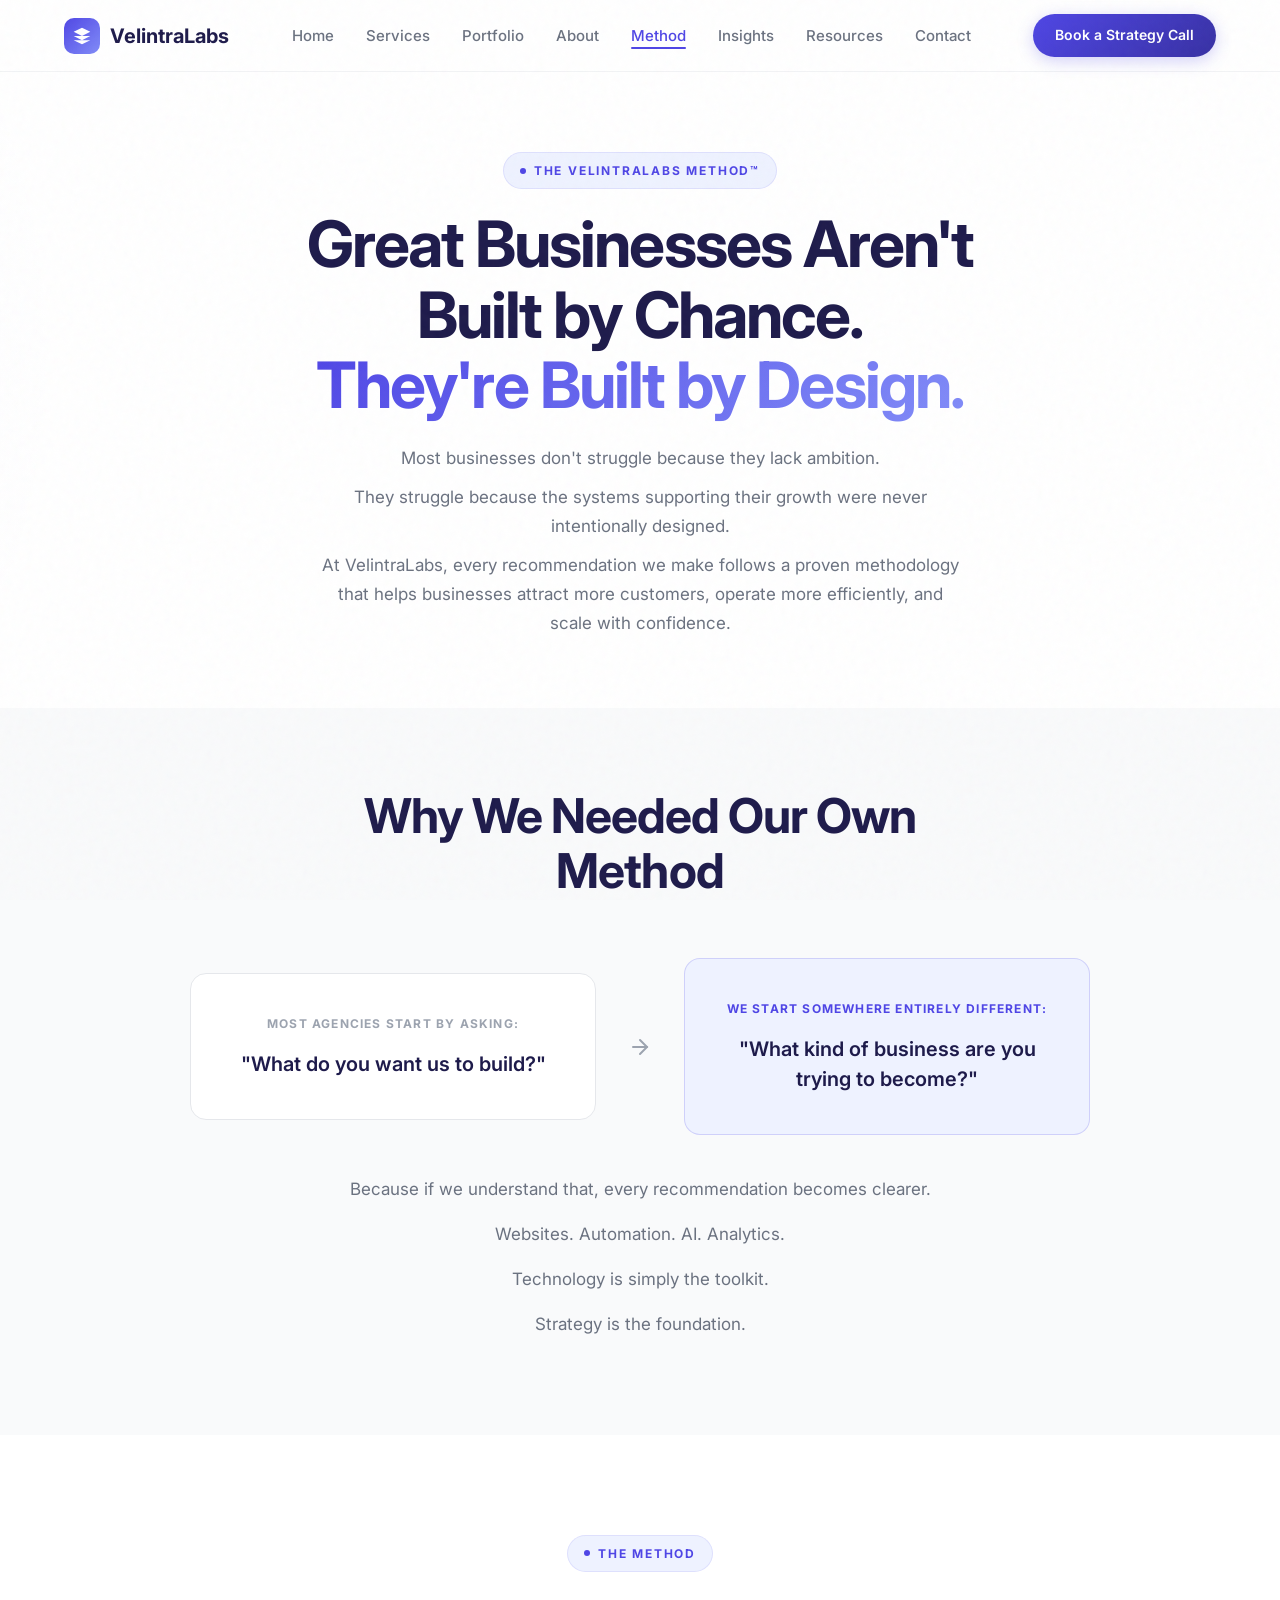
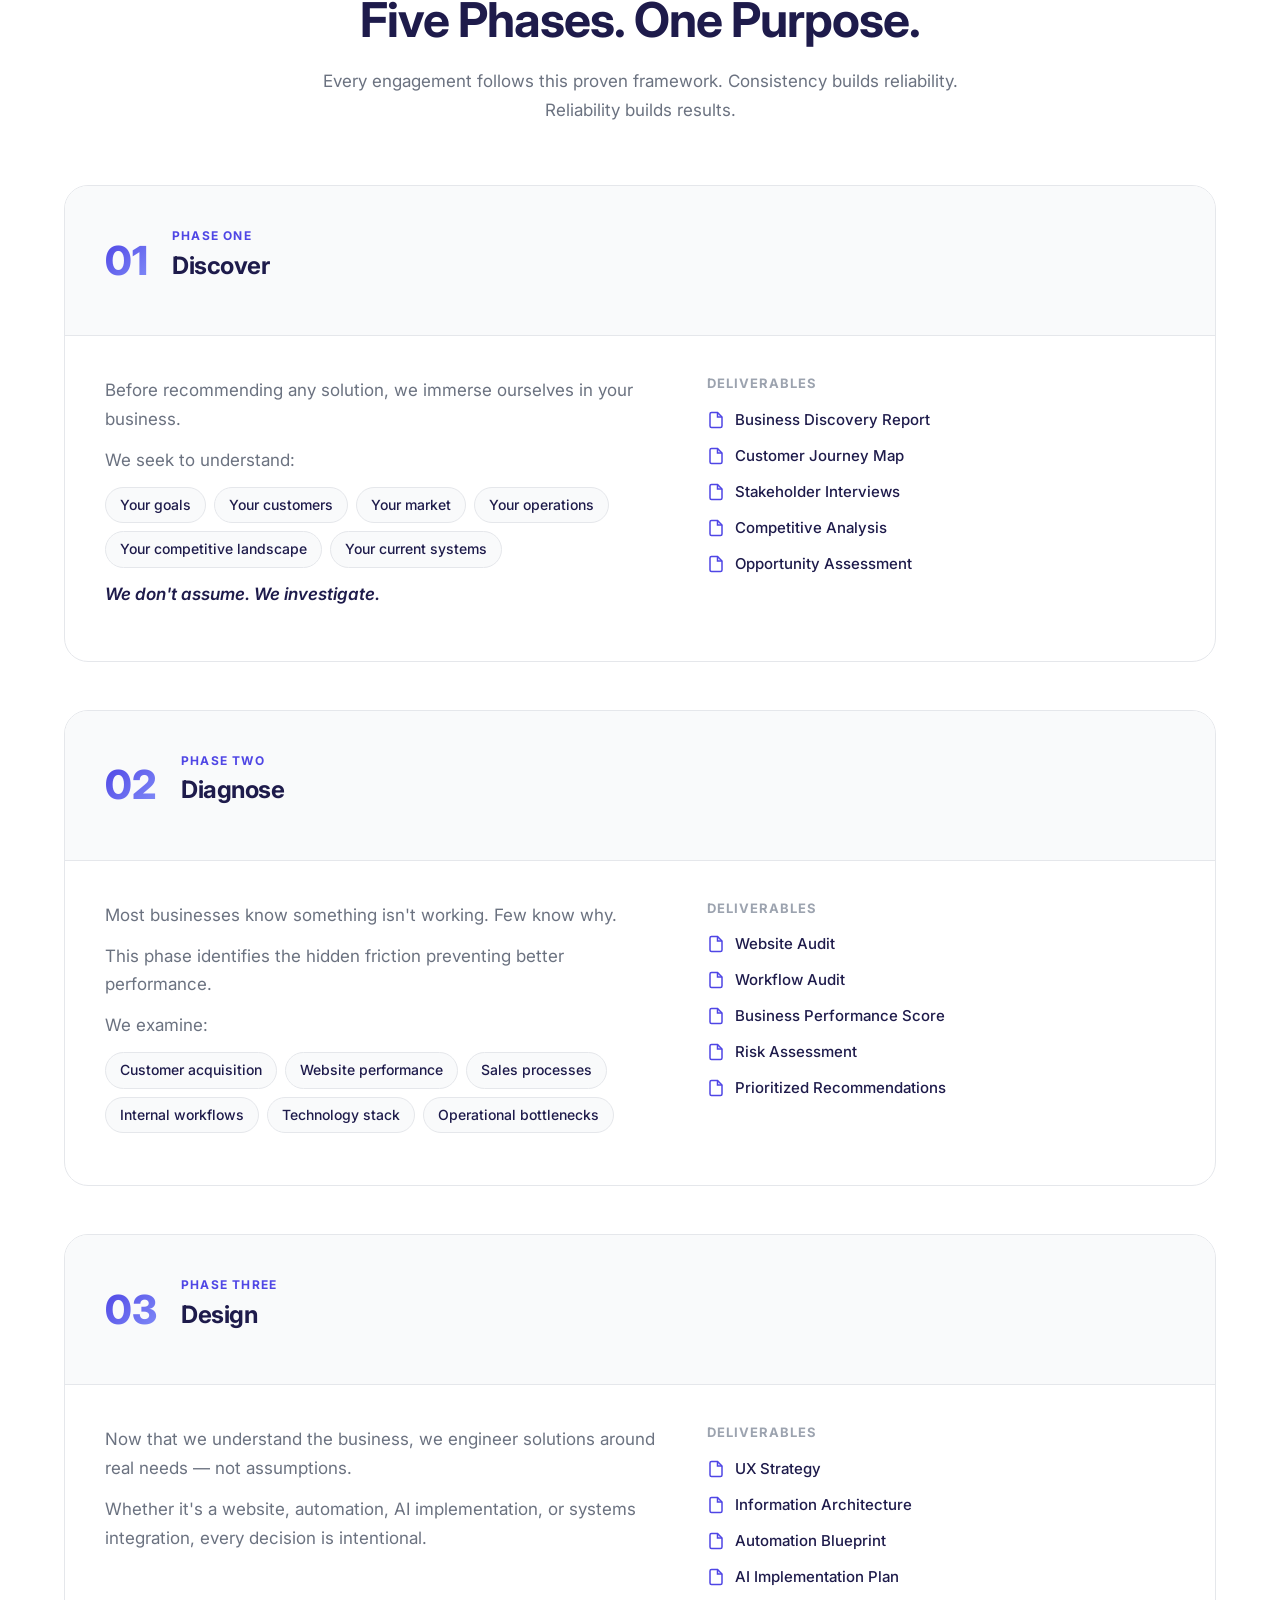
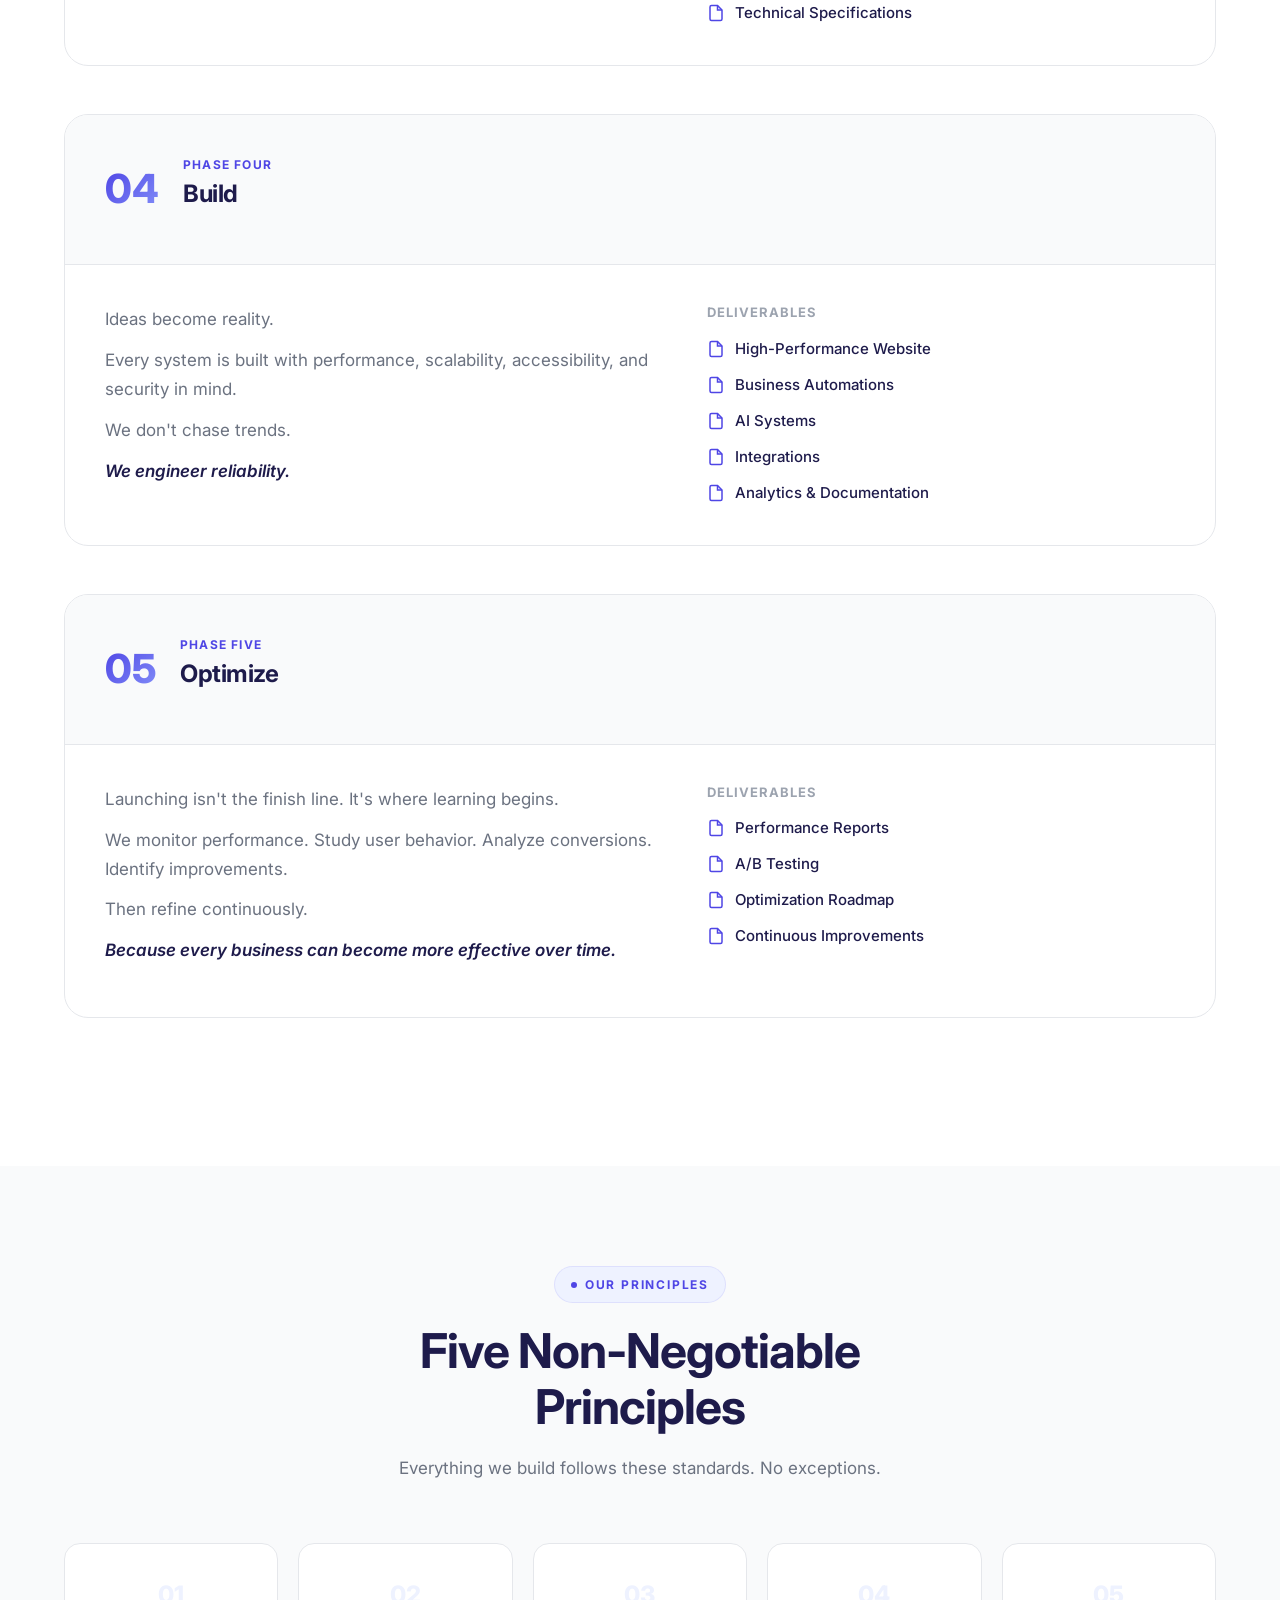
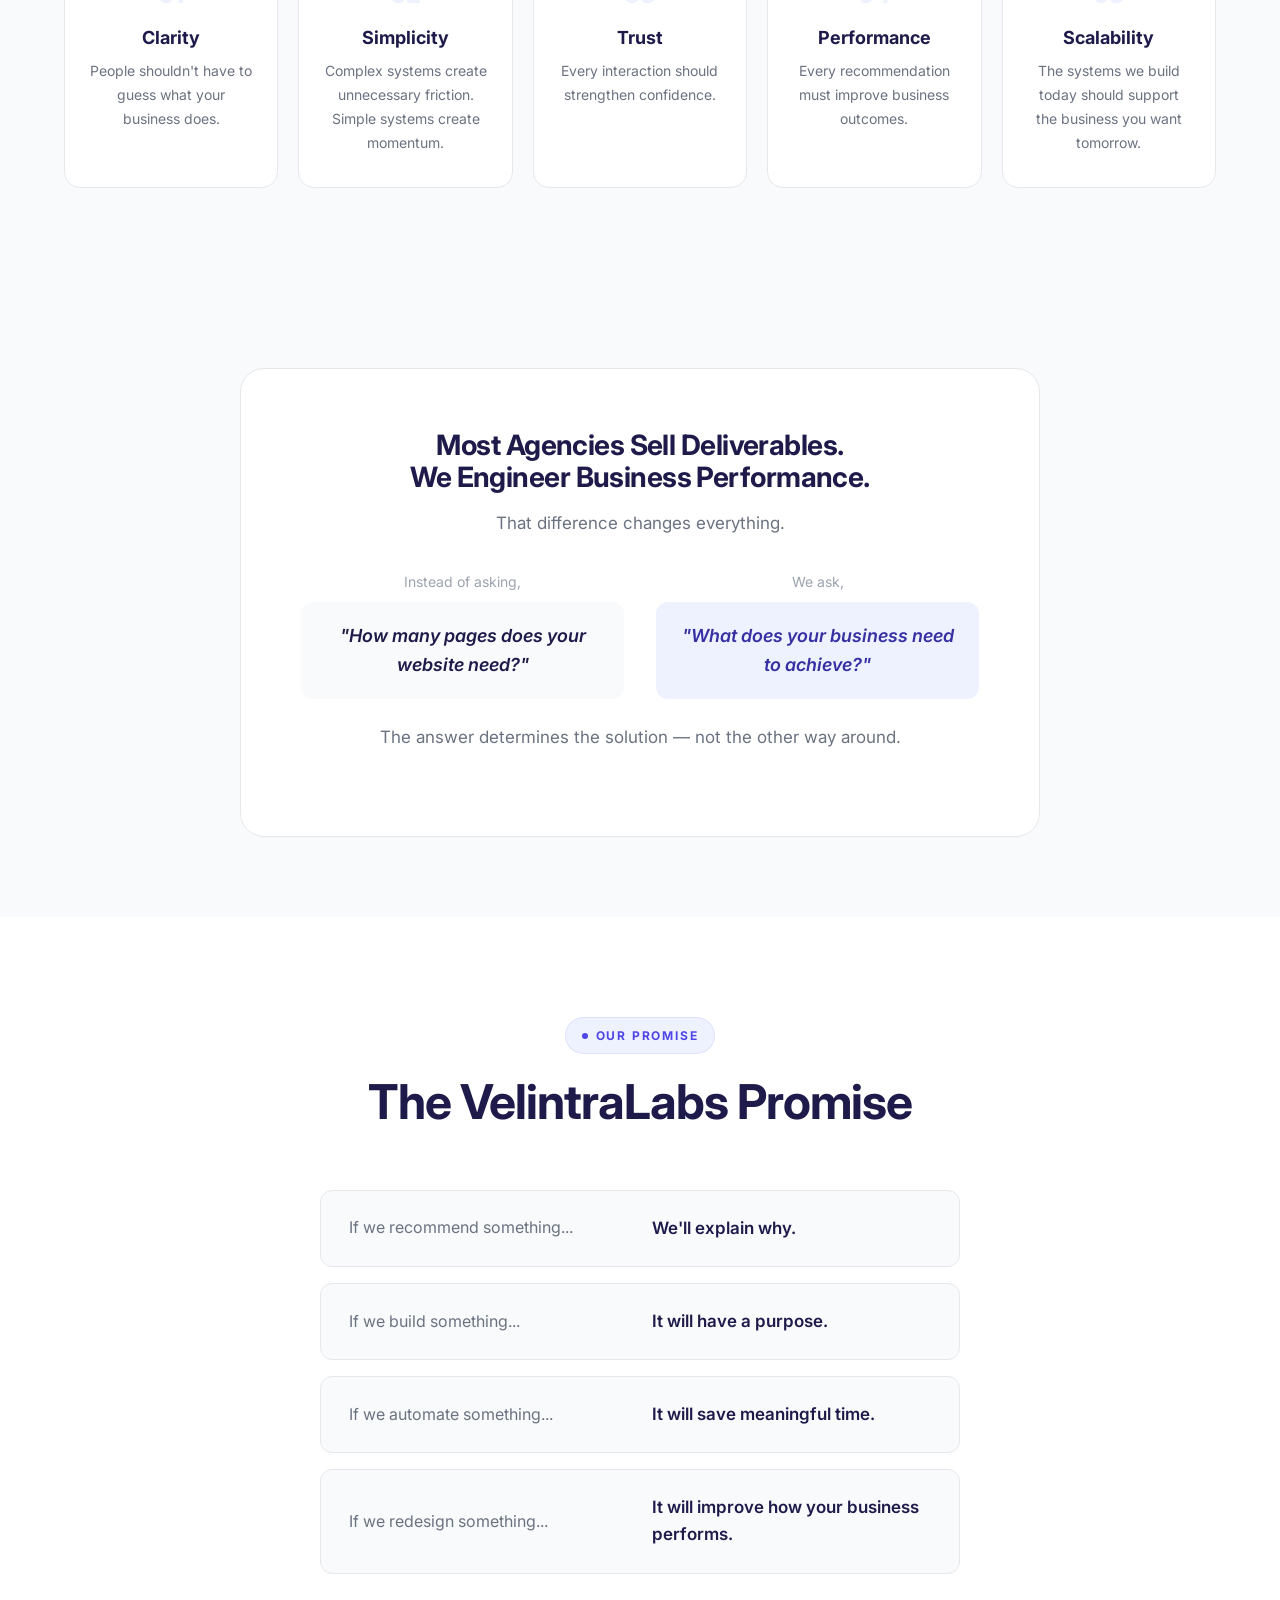
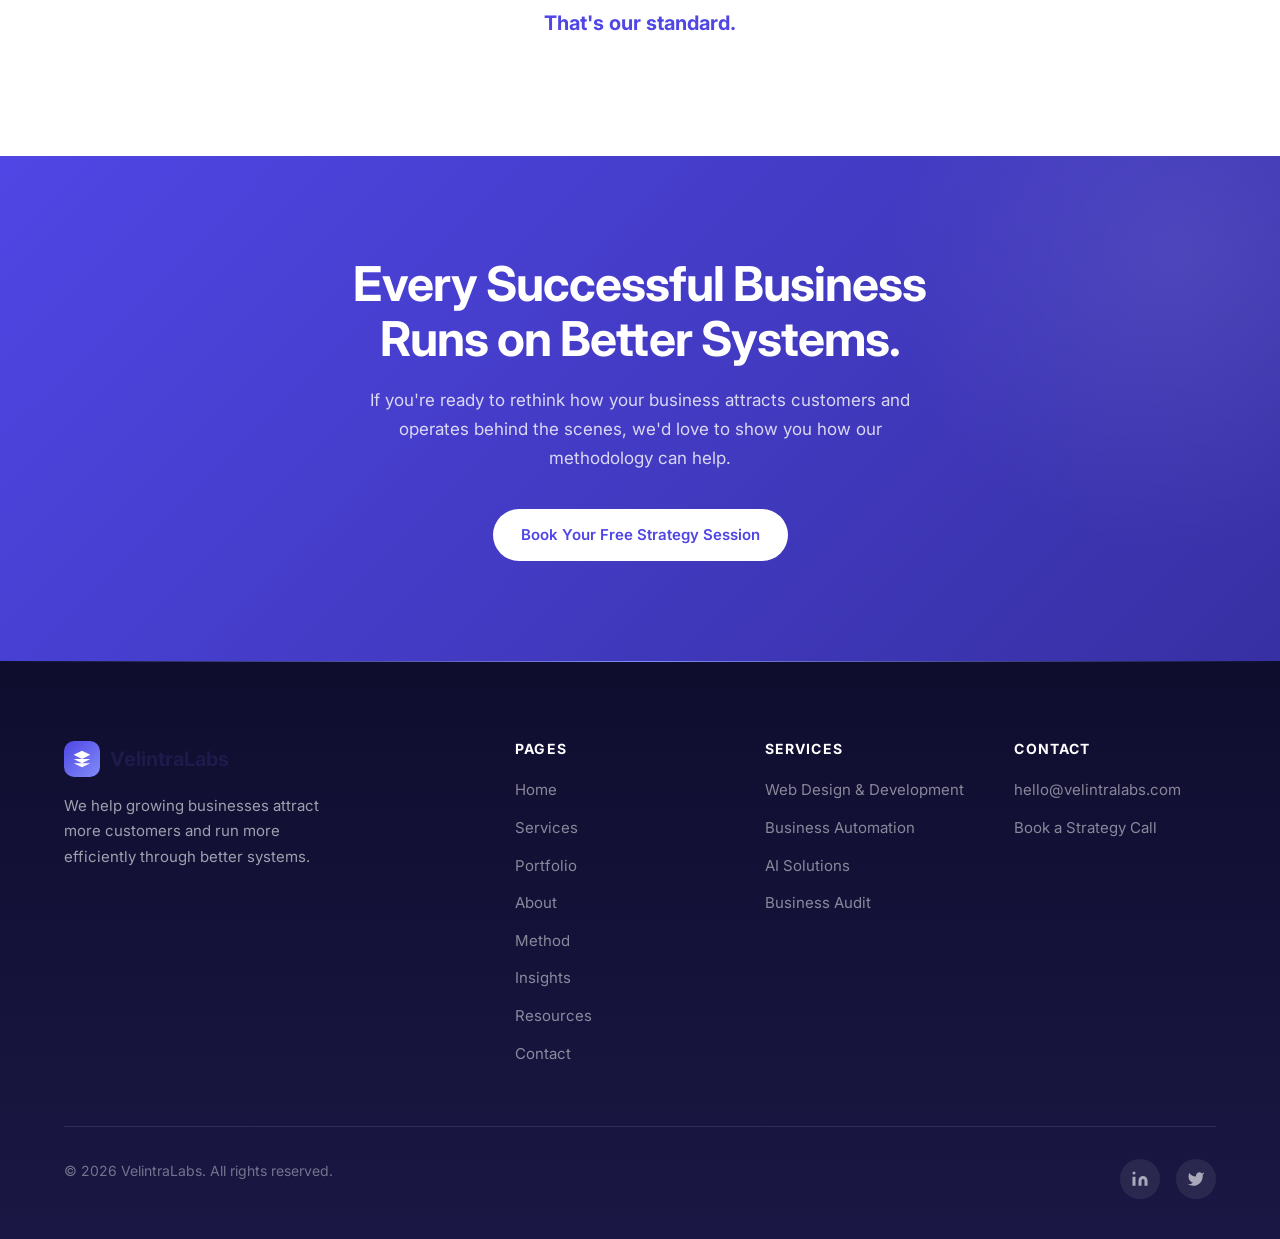
<file: method.html>
<!DOCTYPE html>
<html lang="en">
<head>
  <meta charset="UTF-8">
  <meta name="viewport" content="width=device-width, initial-scale=1.0">
  <title>The VelintraLabs Method™ — How We Transform Businesses</title>
  <meta name="description" content="Every recommendation we make follows a proven methodology that helps businesses attract more customers, operate more efficiently, and scale with confidence.">
  <link rel="preconnect" href="https://fonts.googleapis.com">
  <link rel="preconnect" href="https://fonts.gstatic.com" crossorigin>
  <link href="https://fonts.googleapis.com/css2?family=Inter:wght@400;500;600;700;800&display=swap" rel="stylesheet">
  <link rel="icon" type="image/svg+xml" href="favicon.svg">
  <link rel="icon" type="image/x-icon" href="favicon.ico">
  <link rel="apple-touch-icon" href="images/apple-touch-icon.png">
  <link rel="icon" type="image/png" sizes="32x32" href="images/favicon-32x32.png">
  <link rel="icon" type="image/png" sizes="16x16" href="images/favicon-16x16.png">
  <link rel="stylesheet" href="css/styles.css">
  <link rel="stylesheet" href="css/world-class.css">
  <link rel="stylesheet" href="css/masterpiece.css">
</head>
<body>
  <div class="grain-overlay"></div>
  <div class="loader"><div class="loader-content"><div class="loader-logo"><svg viewBox="0 0 24 24" fill="none" stroke="var(--color-primary)" stroke-width="2"><path d="M12 2L2 7l10 5 10-5-10-5zM2 17l10 5 10-5M2 12l10 5 10-5"/></svg></div><div class="loader-bar"><div class="loader-progress"></div></div></div></div>

  <!-- Navigation -->
  <nav class="navbar" id="navbar">
    <div class="container">
      <a href="/" class="nav-logo">
        <div class="nav-logo-icon"><svg viewBox="0 0 24 24"><path d="M12 2L2 7l10 5 10-5-10-5zM2 17l10 5 10-5M2 12l10 5 10-5"/></svg></div>
        VelintraLabs
      </a>
      <ul class="nav-links" id="navLinks">
        <li><a href="/">Home</a></li>
        <li><a href="/services">Services</a></li>
        <li><a href="/portfolio">Portfolio</a></li>
        <li><a href="/about">About</a></li>
        <li><a href="/method" class="active">Method</a></li>
        <li><a href="/insights">Insights</a></li>
        <li><a href="/resources">Resources</a></li>
        <li><a href="/contact">Contact</a></li>
      </ul>
      <div class="nav-cta"><a href="/contact" class="btn btn-primary">Book a Strategy Call</a></div>
      <button class="nav-toggle" id="navToggle" aria-label="Toggle navigation"><span></span><span></span><span></span></button>
    </div>
  </nav>

  <!-- ═══════════════════════════════════════════
       HERO
       ═══════════════════════════════════════════ -->
  <section class="method-hero">
    <div class="container">
      <span class="section-label">The VelintraLabs Method™</span>
      <h1>Great Businesses Aren't Built by Chance.</h1>
      <h1 style="margin-top:-8px;"><span style="background:linear-gradient(135deg,var(--color-primary),var(--color-primary-light));-webkit-background-clip:text;-webkit-text-fill-color:transparent;background-clip:text;">They're Built by Design.</span></h1>
      <div class="method-hero-lines fade-in">
        <p>Most businesses don't struggle because they lack ambition.</p>
        <p>They struggle because the systems supporting their growth were never intentionally designed.</p>
        <p>At VelintraLabs, every recommendation we make follows a proven methodology that helps businesses attract more customers, operate more efficiently, and scale with confidence.</p>
      </div>
    </div>
  </section>

  <!-- ═══════════════════════════════════════════
       WHY OUR OWN METHOD
       ═══════════════════════════════════════════ -->
  <section class="why-method-section">
    <div class="container">
      <div class="section-header fade-in">
        <h2>Why We Needed Our Own Method</h2>
      </div>
      <div class="method-comparison fade-in">
        <div class="method-comparison-side other">
          <div class="method-comparison-label">Most agencies start by asking:</div>
          <blockquote>"What do you want us to build?"</blockquote>
        </div>
        <div class="method-comparison-divider">
          <svg width="24" height="24" viewBox="0 0 24 24" fill="none" stroke="var(--color-text-light)" stroke-width="2" stroke-linecap="round"><line x1="5" y1="12" x2="19" y2="12"/><polyline points="12 5 19 12 12 19"/></svg>
        </div>
        <div class="method-comparison-side ours">
          <div class="method-comparison-label">We start somewhere entirely different:</div>
          <blockquote>"What kind of business are you trying to become?"</blockquote>
        </div>
      </div>
      <div class="method-hero-lines fade-in" style="text-align:center;max-width:600px;margin:40px auto 0;">
        <p>Because if we understand that, every recommendation becomes clearer.</p>
        <p style="margin-top:16px;">Websites. Automation. AI. Analytics.</p>
        <p class="emphasis">Technology is simply the toolkit.</p>
        <p class="highlight">Strategy is the foundation.</p>
      </div>
    </div>
  </section>

  <!-- ═══════════════════════════════════════════
       THE 5 PHASES
       ═══════════════════════════════════════════ -->
  <section class="phases-section">
    <div class="container">
      <div class="section-header fade-in">
        <span class="section-label">The Method</span>
        <h2>Five Phases. One Purpose.</h2>
        <p>Every engagement follows this proven framework. Consistency builds reliability. Reliability builds results.</p>
      </div>

      <!-- Phase 1: Discover -->
      <div class="phase-card fade-in">
        <div class="phase-header">
          <div class="phase-number">01</div>
          <div class="phase-title-group">
            <span class="phase-label">Phase One</span>
            <h2>Discover</h2>
          </div>
        </div>
        <div class="phase-body">
          <div class="phase-description">
            <p>Before recommending any solution, we immerse ourselves in your business.</p>
            <p>We seek to understand:</p>
            <ul class="phase-list">
              <li>Your goals</li>
              <li>Your customers</li>
              <li>Your market</li>
              <li>Your operations</li>
              <li>Your competitive landscape</li>
              <li>Your current systems</li>
            </ul>
            <p class="phase-emphasis">We don't assume. We investigate.</p>
          </div>
          <div class="phase-deliverables">
            <h4>Deliverables</h4>
            <ul>
              <li><svg viewBox="0 0 24 24" fill="none" stroke="var(--color-primary)" stroke-width="2"><path d="M14 2H6a2 2 0 0 0-2 2v16a2 2 0 0 0 2 2h12a2 2 0 0 0 2-2V8z"/><polyline points="14 2 14 8 20 8"/></svg> Business Discovery Report</li>
              <li><svg viewBox="0 0 24 24" fill="none" stroke="var(--color-primary)" stroke-width="2"><path d="M14 2H6a2 2 0 0 0-2 2v16a2 2 0 0 0 2 2h12a2 2 0 0 0 2-2V8z"/><polyline points="14 2 14 8 20 8"/></svg> Customer Journey Map</li>
              <li><svg viewBox="0 0 24 24" fill="none" stroke="var(--color-primary)" stroke-width="2"><path d="M14 2H6a2 2 0 0 0-2 2v16a2 2 0 0 0 2 2h12a2 2 0 0 0 2-2V8z"/><polyline points="14 2 14 8 20 8"/></svg> Stakeholder Interviews</li>
              <li><svg viewBox="0 0 24 24" fill="none" stroke="var(--color-primary)" stroke-width="2"><path d="M14 2H6a2 2 0 0 0-2 2v16a2 2 0 0 0 2 2h12a2 2 0 0 0 2-2V8z"/><polyline points="14 2 14 8 20 8"/></svg> Competitive Analysis</li>
              <li><svg viewBox="0 0 24 24" fill="none" stroke="var(--color-primary)" stroke-width="2"><path d="M14 2H6a2 2 0 0 0-2 2v16a2 2 0 0 0 2 2h12a2 2 0 0 0 2-2V8z"/><polyline points="14 2 14 8 20 8"/></svg> Opportunity Assessment</li>
            </ul>
          </div>
        </div>
      </div>

      <!-- Phase 2: Diagnose -->
      <div class="phase-card fade-in">
        <div class="phase-header">
          <div class="phase-number">02</div>
          <div class="phase-title-group">
            <span class="phase-label">Phase Two</span>
            <h2>Diagnose</h2>
          </div>
        </div>
        <div class="phase-body">
          <div class="phase-description">
            <p>Most businesses know something isn't working. Few know why.</p>
            <p>This phase identifies the hidden friction preventing better performance.</p>
            <p>We examine:</p>
            <ul class="phase-list">
              <li>Customer acquisition</li>
              <li>Website performance</li>
              <li>Sales processes</li>
              <li>Internal workflows</li>
              <li>Technology stack</li>
              <li>Operational bottlenecks</li>
            </ul>
          </div>
          <div class="phase-deliverables">
            <h4>Deliverables</h4>
            <ul>
              <li><svg viewBox="0 0 24 24" fill="none" stroke="var(--color-primary)" stroke-width="2"><path d="M14 2H6a2 2 0 0 0-2 2v16a2 2 0 0 0 2 2h12a2 2 0 0 0 2-2V8z"/><polyline points="14 2 14 8 20 8"/></svg> Website Audit</li>
              <li><svg viewBox="0 0 24 24" fill="none" stroke="var(--color-primary)" stroke-width="2"><path d="M14 2H6a2 2 0 0 0-2 2v16a2 2 0 0 0 2 2h12a2 2 0 0 0 2-2V8z"/><polyline points="14 2 14 8 20 8"/></svg> Workflow Audit</li>
              <li><svg viewBox="0 0 24 24" fill="none" stroke="var(--color-primary)" stroke-width="2"><path d="M14 2H6a2 2 0 0 0-2 2v16a2 2 0 0 0 2 2h12a2 2 0 0 0 2-2V8z"/><polyline points="14 2 14 8 20 8"/></svg> Business Performance Score</li>
              <li><svg viewBox="0 0 24 24" fill="none" stroke="var(--color-primary)" stroke-width="2"><path d="M14 2H6a2 2 0 0 0-2 2v16a2 2 0 0 0 2 2h12a2 2 0 0 0 2-2V8z"/><polyline points="14 2 14 8 20 8"/></svg> Risk Assessment</li>
              <li><svg viewBox="0 0 24 24" fill="none" stroke="var(--color-primary)" stroke-width="2"><path d="M14 2H6a2 2 0 0 0-2 2v16a2 2 0 0 0 2 2h12a2 2 0 0 0 2-2V8z"/><polyline points="14 2 14 8 20 8"/></svg> Prioritized Recommendations</li>
            </ul>
          </div>
        </div>
      </div>

      <!-- Phase 3: Design -->
      <div class="phase-card fade-in">
        <div class="phase-header">
          <div class="phase-number">03</div>
          <div class="phase-title-group">
            <span class="phase-label">Phase Three</span>
            <h2>Design</h2>
          </div>
        </div>
        <div class="phase-body">
          <div class="phase-description">
            <p>Now that we understand the business, we engineer solutions around real needs — not assumptions.</p>
            <p>Whether it's a website, automation, AI implementation, or systems integration, every decision is intentional.</p>
          </div>
          <div class="phase-deliverables">
            <h4>Deliverables</h4>
            <ul>
              <li><svg viewBox="0 0 24 24" fill="none" stroke="var(--color-primary)" stroke-width="2"><path d="M14 2H6a2 2 0 0 0-2 2v16a2 2 0 0 0 2 2h12a2 2 0 0 0 2-2V8z"/><polyline points="14 2 14 8 20 8"/></svg> UX Strategy</li>
              <li><svg viewBox="0 0 24 24" fill="none" stroke="var(--color-primary)" stroke-width="2"><path d="M14 2H6a2 2 0 0 0-2 2v16a2 2 0 0 0 2 2h12a2 2 0 0 0 2-2V8z"/><polyline points="14 2 14 8 20 8"/></svg> Information Architecture</li>
              <li><svg viewBox="0 0 24 24" fill="none" stroke="var(--color-primary)" stroke-width="2"><path d="M14 2H6a2 2 0 0 0-2 2v16a2 2 0 0 0 2 2h12a2 2 0 0 0 2-2V8z"/><polyline points="14 2 14 8 20 8"/></svg> Automation Blueprint</li>
              <li><svg viewBox="0 0 24 24" fill="none" stroke="var(--color-primary)" stroke-width="2"><path d="M14 2H6a2 2 0 0 0-2 2v16a2 2 0 0 0 2 2h12a2 2 0 0 0 2-2V8z"/><polyline points="14 2 14 8 20 8"/></svg> AI Implementation Plan</li>
              <li><svg viewBox="0 0 24 24" fill="none" stroke="var(--color-primary)" stroke-width="2"><path d="M14 2H6a2 2 0 0 0-2 2v16a2 2 0 0 0 2 2h12a2 2 0 0 0 2-2V8z"/><polyline points="14 2 14 8 20 8"/></svg> Technical Specifications</li>
            </ul>
          </div>
        </div>
      </div>

      <!-- Phase 4: Build -->
      <div class="phase-card fade-in">
        <div class="phase-header">
          <div class="phase-number">04</div>
          <div class="phase-title-group">
            <span class="phase-label">Phase Four</span>
            <h2>Build</h2>
          </div>
        </div>
        <div class="phase-body">
          <div class="phase-description">
            <p>Ideas become reality.</p>
            <p>Every system is built with performance, scalability, accessibility, and security in mind.</p>
            <p>We don't chase trends.</p>
            <p class="phase-emphasis">We engineer reliability.</p>
          </div>
          <div class="phase-deliverables">
            <h4>Deliverables</h4>
            <ul>
              <li><svg viewBox="0 0 24 24" fill="none" stroke="var(--color-primary)" stroke-width="2"><path d="M14 2H6a2 2 0 0 0-2 2v16a2 2 0 0 0 2 2h12a2 2 0 0 0 2-2V8z"/><polyline points="14 2 14 8 20 8"/></svg> High-Performance Website</li>
              <li><svg viewBox="0 0 24 24" fill="none" stroke="var(--color-primary)" stroke-width="2"><path d="M14 2H6a2 2 0 0 0-2 2v16a2 2 0 0 0 2 2h12a2 2 0 0 0 2-2V8z"/><polyline points="14 2 14 8 20 8"/></svg> Business Automations</li>
              <li><svg viewBox="0 0 24 24" fill="none" stroke="var(--color-primary)" stroke-width="2"><path d="M14 2H6a2 2 0 0 0-2 2v16a2 2 0 0 0 2 2h12a2 2 0 0 0 2-2V8z"/><polyline points="14 2 14 8 20 8"/></svg> AI Systems</li>
              <li><svg viewBox="0 0 24 24" fill="none" stroke="var(--color-primary)" stroke-width="2"><path d="M14 2H6a2 2 0 0 0-2 2v16a2 2 0 0 0 2 2h12a2 2 0 0 0 2-2V8z"/><polyline points="14 2 14 8 20 8"/></svg> Integrations</li>
              <li><svg viewBox="0 0 24 24" fill="none" stroke="var(--color-primary)" stroke-width="2"><path d="M14 2H6a2 2 0 0 0-2 2v16a2 2 0 0 0 2 2h12a2 2 0 0 0 2-2V8z"/><polyline points="14 2 14 8 20 8"/></svg> Analytics &amp; Documentation</li>
            </ul>
          </div>
        </div>
      </div>

      <!-- Phase 5: Optimize -->
      <div class="phase-card fade-in">
        <div class="phase-header">
          <div class="phase-number">05</div>
          <div class="phase-title-group">
            <span class="phase-label">Phase Five</span>
            <h2>Optimize</h2>
          </div>
        </div>
        <div class="phase-body">
          <div class="phase-description">
            <p>Launching isn't the finish line. It's where learning begins.</p>
            <p>We monitor performance. Study user behavior. Analyze conversions. Identify improvements.</p>
            <p>Then refine continuously.</p>
            <p class="phase-emphasis">Because every business can become more effective over time.</p>
          </div>
          <div class="phase-deliverables">
            <h4>Deliverables</h4>
            <ul>
              <li><svg viewBox="0 0 24 24" fill="none" stroke="var(--color-primary)" stroke-width="2"><path d="M14 2H6a2 2 0 0 0-2 2v16a2 2 0 0 0 2 2h12a2 2 0 0 0 2-2V8z"/><polyline points="14 2 14 8 20 8"/></svg> Performance Reports</li>
              <li><svg viewBox="0 0 24 24" fill="none" stroke="var(--color-primary)" stroke-width="2"><path d="M14 2H6a2 2 0 0 0-2 2v16a2 2 0 0 0 2 2h12a2 2 0 0 0 2-2V8z"/><polyline points="14 2 14 8 20 8"/></svg> A/B Testing</li>
              <li><svg viewBox="0 0 24 24" fill="none" stroke="var(--color-primary)" stroke-width="2"><path d="M14 2H6a2 2 0 0 0-2 2v16a2 2 0 0 0 2 2h12a2 2 0 0 0 2-2V8z"/><polyline points="14 2 14 8 20 8"/></svg> Optimization Roadmap</li>
              <li><svg viewBox="0 0 24 24" fill="none" stroke="var(--color-primary)" stroke-width="2"><path d="M14 2H6a2 2 0 0 0-2 2v16a2 2 0 0 0 2 2h12a2 2 0 0 0 2-2V8z"/><polyline points="14 2 14 8 20 8"/></svg> Continuous Improvements</li>
            </ul>
          </div>
        </div>
      </div>
    </div>
  </section>

  <!-- ═══════════════════════════════════════════
       THE 5 PRINCIPLES
       ═══════════════════════════════════════════ -->
  <section class="principles-section">
    <div class="container">
      <div class="section-header fade-in">
        <span class="section-label">Our Principles</span>
        <h2>Five Non-Negotiable Principles</h2>
        <p>Everything we build follows these standards. No exceptions.</p>
      </div>
      <div class="method-principles-grid fade-in">
        <div class="method-principle-card">
          <div class="method-principle-number">01</div>
          <h3>Clarity</h3>
          <p>People shouldn't have to guess what your business does.</p>
        </div>
        <div class="method-principle-card">
          <div class="method-principle-number">02</div>
          <h3>Simplicity</h3>
          <p>Complex systems create unnecessary friction. Simple systems create momentum.</p>
        </div>
        <div class="method-principle-card">
          <div class="method-principle-number">03</div>
          <h3>Trust</h3>
          <p>Every interaction should strengthen confidence.</p>
        </div>
        <div class="method-principle-card">
          <div class="method-principle-number">04</div>
          <h3>Performance</h3>
          <p>Every recommendation must improve business outcomes.</p>
        </div>
        <div class="method-principle-card">
          <div class="method-principle-number">05</div>
          <h3>Scalability</h3>
          <p>The systems we build today should support the business you want tomorrow.</p>
        </div>
      </div>
    </div>
  </section>

  <!-- ═══════════════════════════════════════════
       WHY THIS METHOD WORKS
       ═══════════════════════════════════════════ -->
  <section class="why-works-section">
    <div class="container">
      <div class="why-works-card fade-in">
        <h2>Most Agencies Sell Deliverables.<br>We Engineer Business Performance.</h2>
        <p>That difference changes everything.</p>
        <div class="why-works-comparison">
          <div class="why-works-side">
            <p class="why-works-question">Instead of asking,</p>
            <blockquote>"How many pages does your website need?"</blockquote>
          </div>
          <div class="why-works-side">
            <p class="why-works-question">We ask,</p>
            <blockquote>"What does your business need to achieve?"</blockquote>
          </div>
        </div>
        <p style="margin-top:24px;">The answer determines the solution — not the other way around.</p>
      </div>
    </div>
  </section>

  <!-- ═══════════════════════════════════════════
       THE PROMISE
       ═══════════════════════════════════════════ -->
  <section class="promise-section">
    <div class="container">
      <div class="section-header fade-in">
        <span class="section-label">Our Promise</span>
        <h2>The VelintraLabs Promise</h2>
      </div>
      <div class="promise-list fade-in">
        <div class="promise-item">
          <div class="promise-if">If we recommend something...</div>
          <div class="promise-then">We'll explain why.</div>
        </div>
        <div class="promise-item">
          <div class="promise-if">If we build something...</div>
          <div class="promise-then">It will have a purpose.</div>
        </div>
        <div class="promise-item">
          <div class="promise-if">If we automate something...</div>
          <div class="promise-then">It will save meaningful time.</div>
        </div>
        <div class="promise-item">
          <div class="promise-if">If we redesign something...</div>
          <div class="promise-then">It will improve how your business performs.</div>
        </div>
      </div>
      <p class="promise-closer fade-in">That's our standard.</p>
    </div>
  </section>

  <!-- ═══════════════════════════════════════════
       FINAL CTA
       ═══════════════════════════════════════════ -->
  <section class="final-cta">
    <div class="container fade-in">
      <h2>Every Successful Business Runs on Better Systems.</h2>
      <p>If you're ready to rethink how your business attracts customers and operates behind the scenes, we'd love to show you how our methodology can help.</p>
      <a href="/contact" class="btn btn-white">Book Your Free Strategy Session</a>
    </div>
  </section>

  <!-- Footer -->
  <footer class="footer">
    <div class="container">
      <div class="footer-grid">
        <div class="footer-brand">
          <a href="/" class="nav-logo">
            <div class="nav-logo-icon"><svg viewBox="0 0 24 24"><path d="M12 2L2 7l10 5 10-5-10-5zM2 17l10 5 10-5M2 12l10 5 10-5"/></svg></div>
            VelintraLabs
          </a>
          <p>We help growing businesses attract more customers and run more efficiently through better systems.</p>
        </div>
        <div class="footer-col"><h4>Pages</h4><ul>
          <li><a href="/">Home</a></li><li><a href="/services">Services</a></li><li><a href="/portfolio">Portfolio</a></li><li><a href="/about">About</a></li><li><a href="/method">Method</a></li><li><a href="/insights">Insights</a></li><li><a href="/resources">Resources</a></li><li><a href="/contact">Contact</a></li>
        </ul></div>
        <div class="footer-col"><h4>Services</h4><ul>
          <li><a href="/services">Web Design & Development</a></li><li><a href="/services">Business Automation</a></li><li><a href="/services">AI Solutions</a></li><li><a href="/services">Business Audit</a></li>
        </ul></div>
        <div class="footer-col"><h4>Contact</h4><ul>
          <li><a href="mailto:hello@velintralabs.com">hello@velintralabs.com</a></li><li><a href="/contact">Book a Strategy Call</a></li>
        </ul></div>
      </div>
      <div class="footer-bottom">
        <p>&copy; 2026 VelintraLabs. All rights reserved.</p>
        <div class="footer-social">
          <a href="#" aria-label="LinkedIn"><svg viewBox="0 0 24 24"><path d="M16 8a6 6 0 0 1 6 6v7h-4v-7a2 2 0 0 0-2-2 2 2 0 0 0-2 2v7h-4v-7a6 6 0 0 1 6-6z"/><rect x="2" y="9" width="4" height="12"/><circle cx="4" cy="4" r="2"/></svg></a>
          <a href="#" aria-label="Twitter"><svg viewBox="0 0 24 24"><path d="M23 3a10.9 10.9 0 0 1-3.14 1.53 4.48 4.48 0 0 0-7.86 3v1A10.66 10.66 0 0 1 3 4s-4 9 5 13a11.64 11.64 0 0 1-7 2c9 5 20 0 20-11.5a4.5 4.5 0 0 0-.08-.83A7.72 7.72 0 0 0 23 3z"/></svg></a>
        </div>
      </div>
    </div>
  </footer>

  <script src="js/script.js"></script>
  <script src="js/animations.js"></script>
  <script src="js/masterpiece.js"></script>
</body>
</html>
</file>
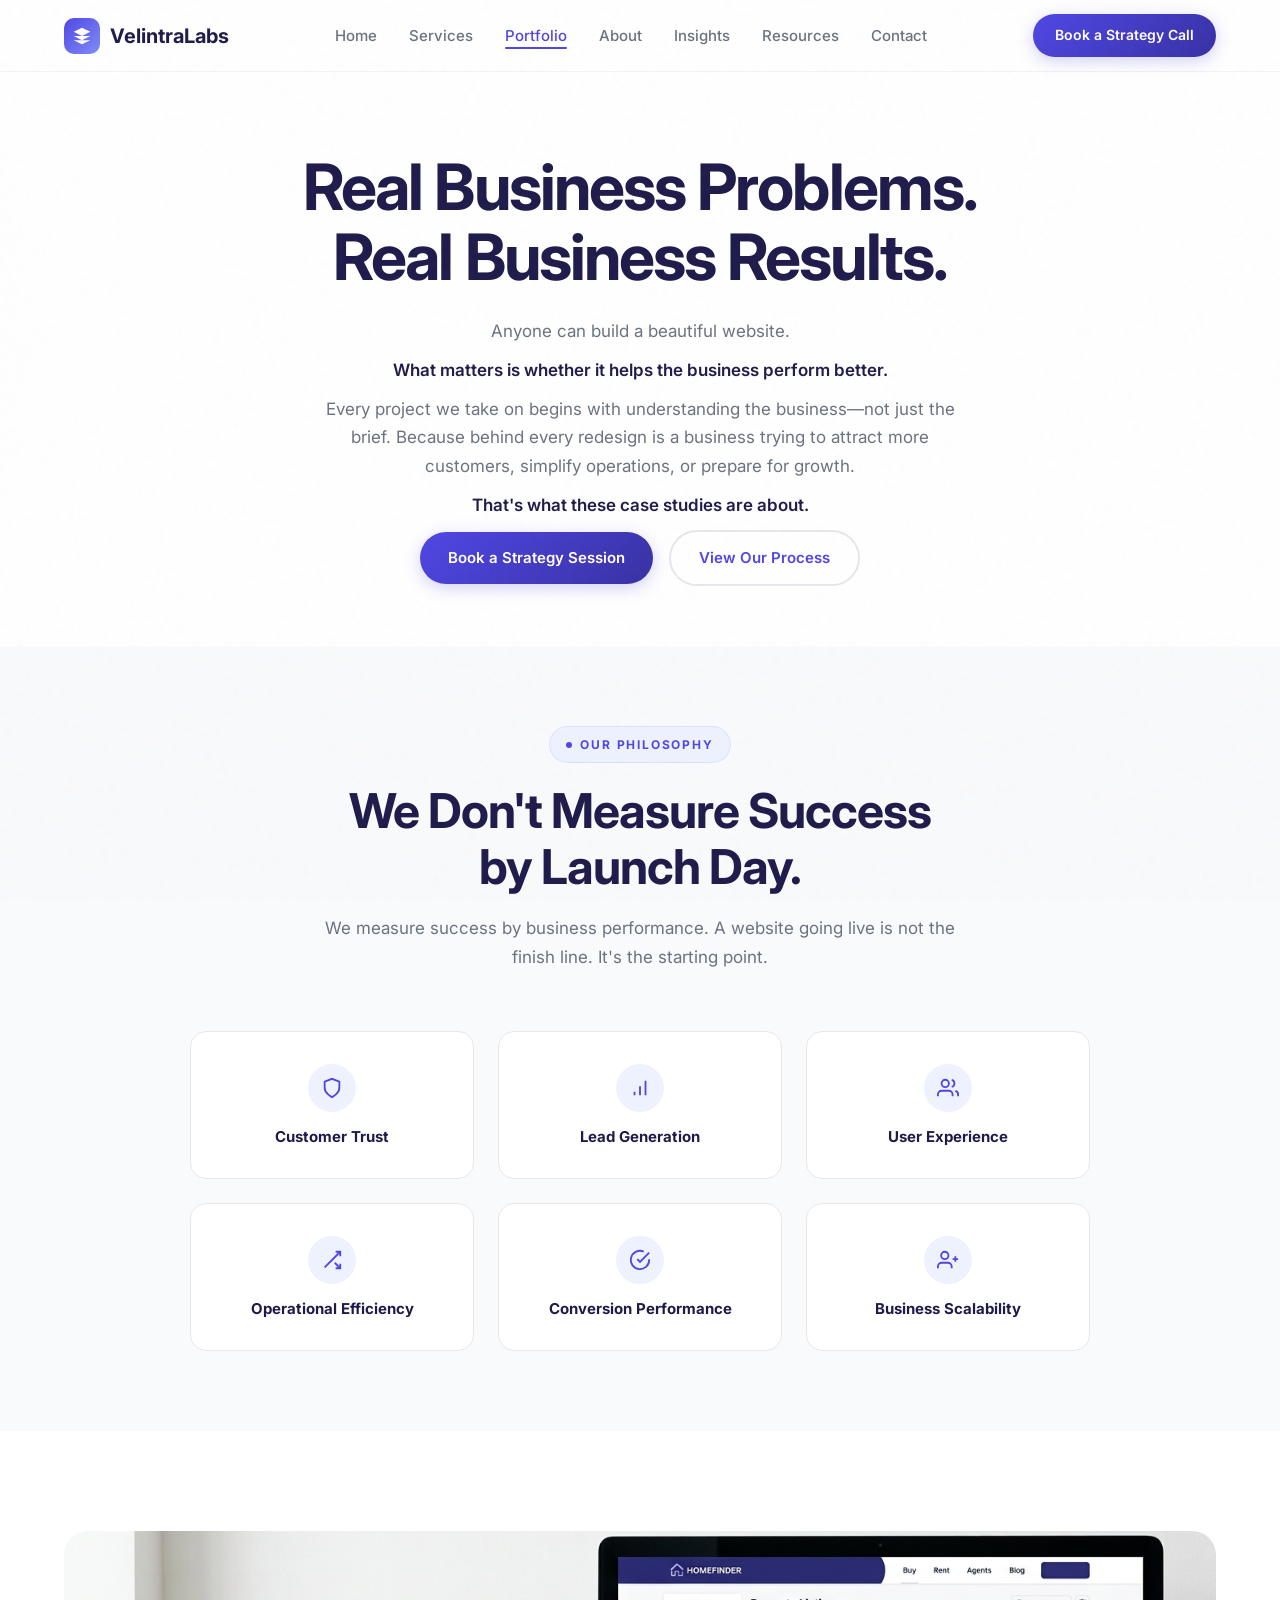
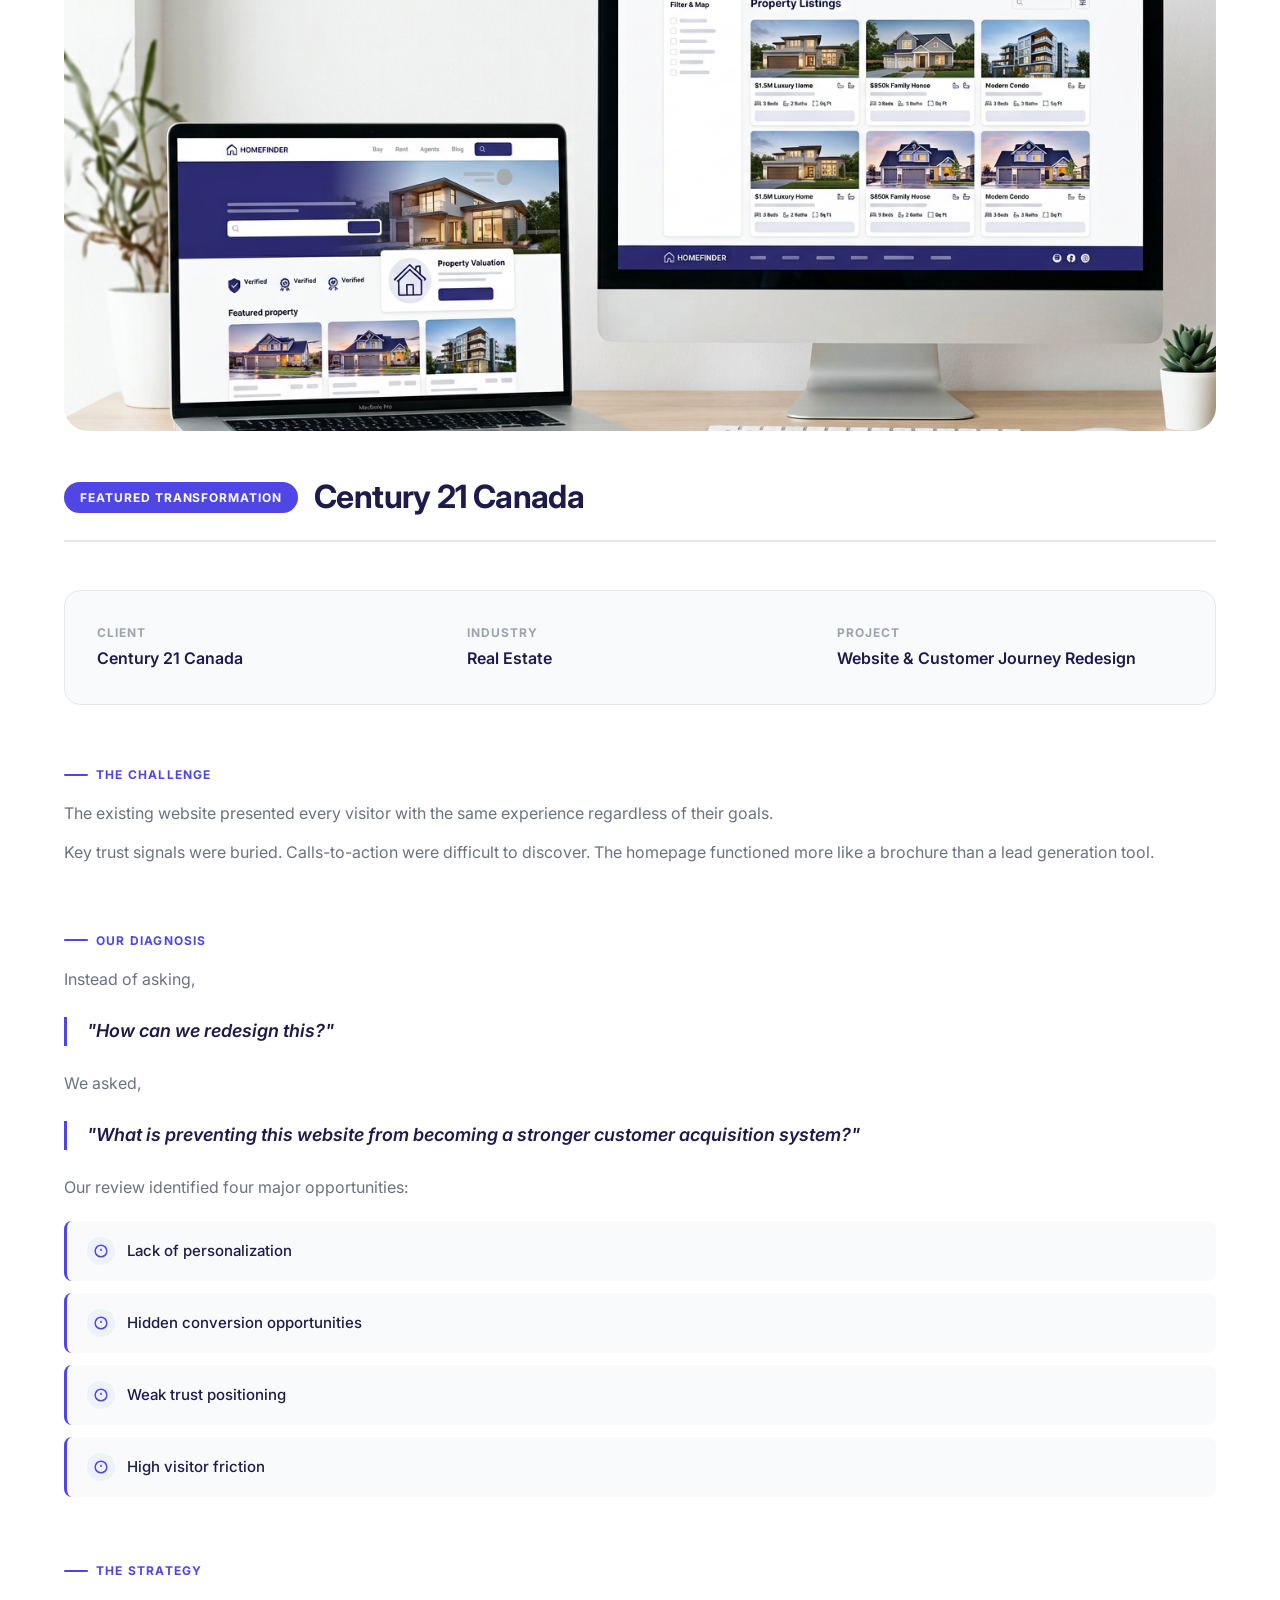
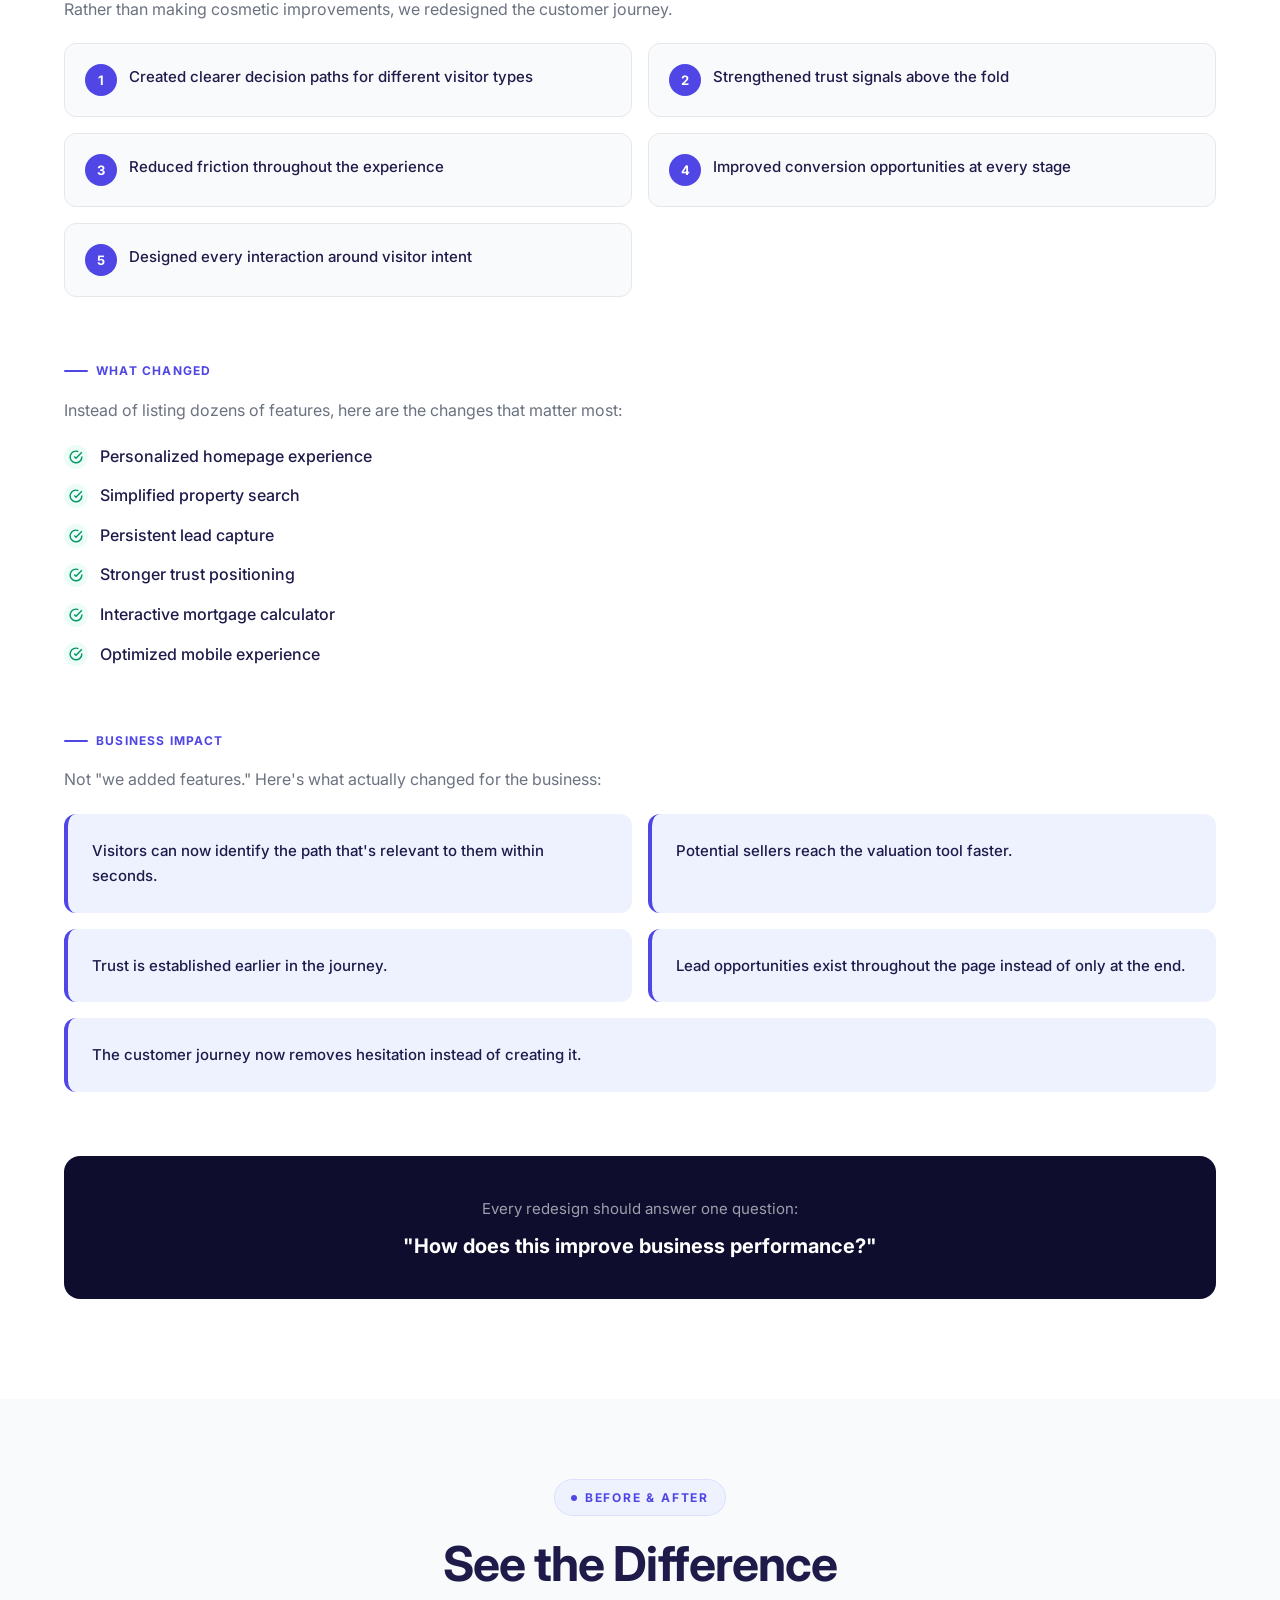
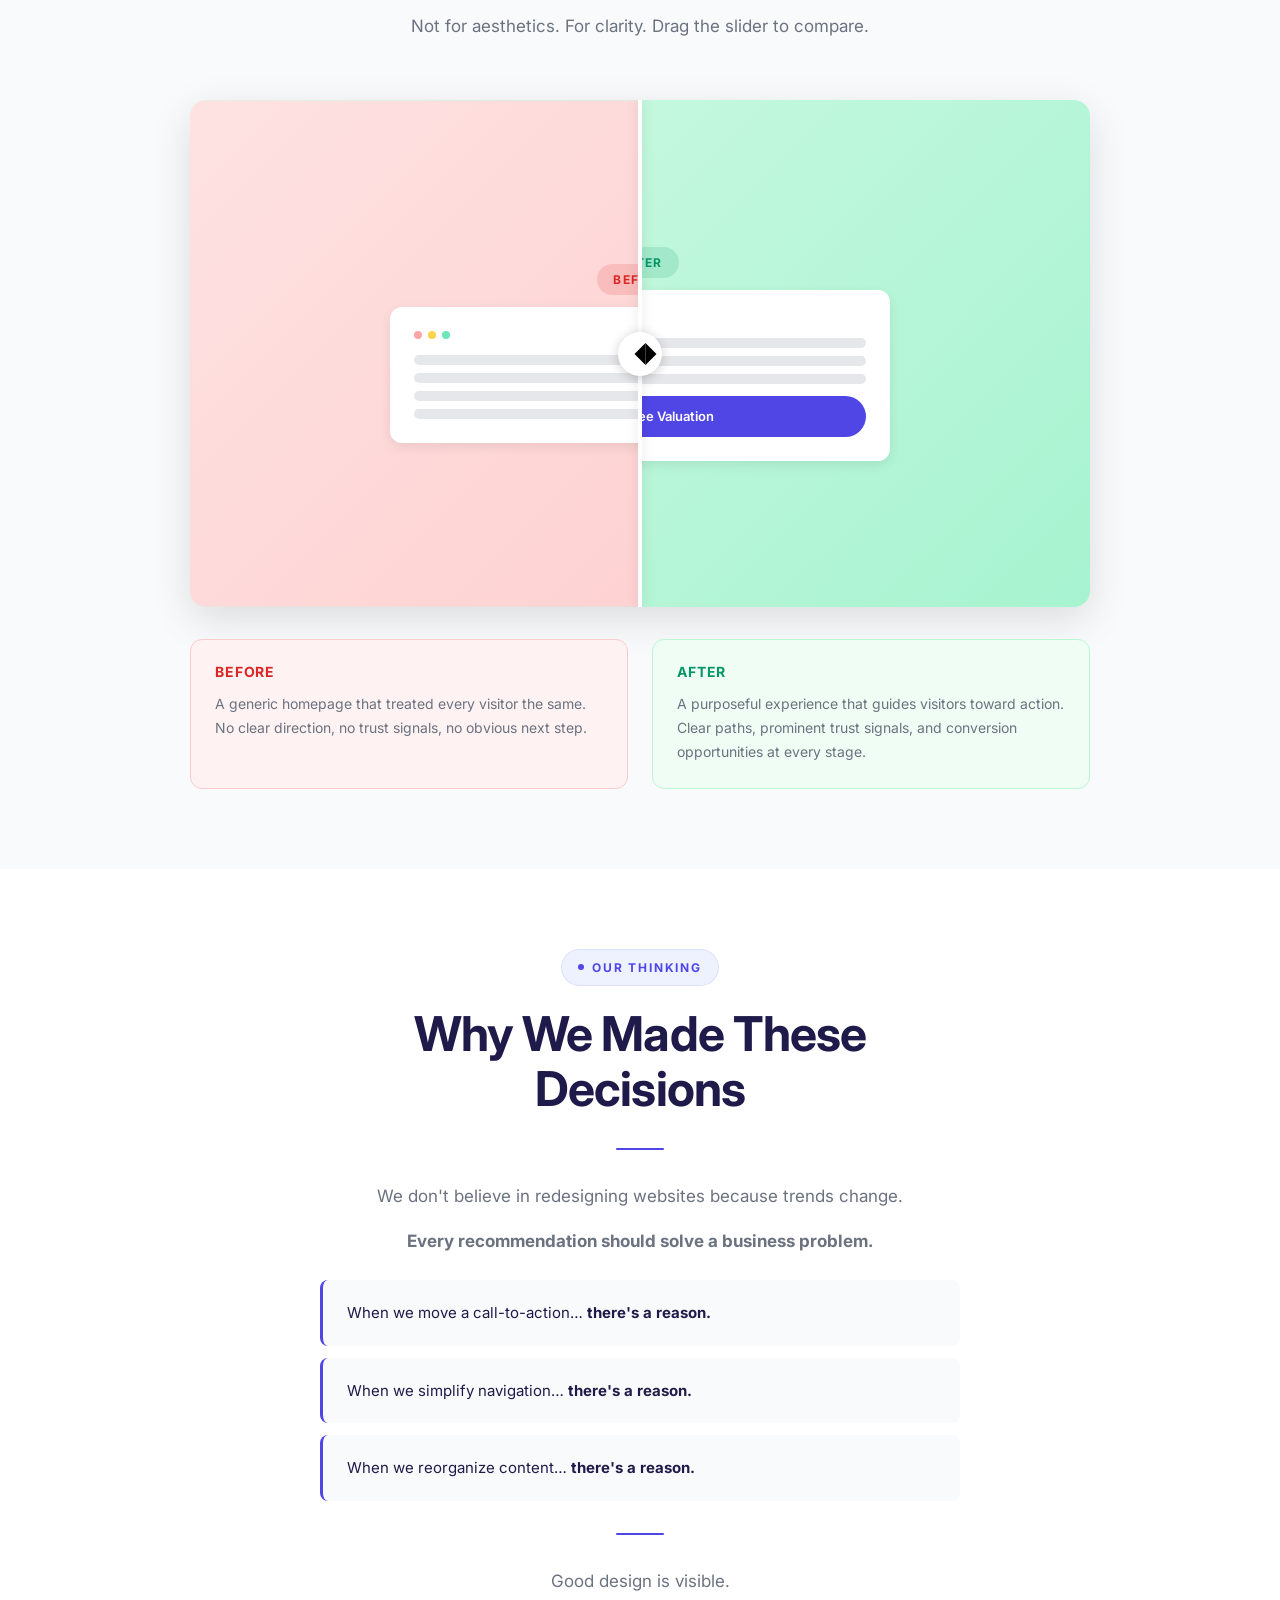
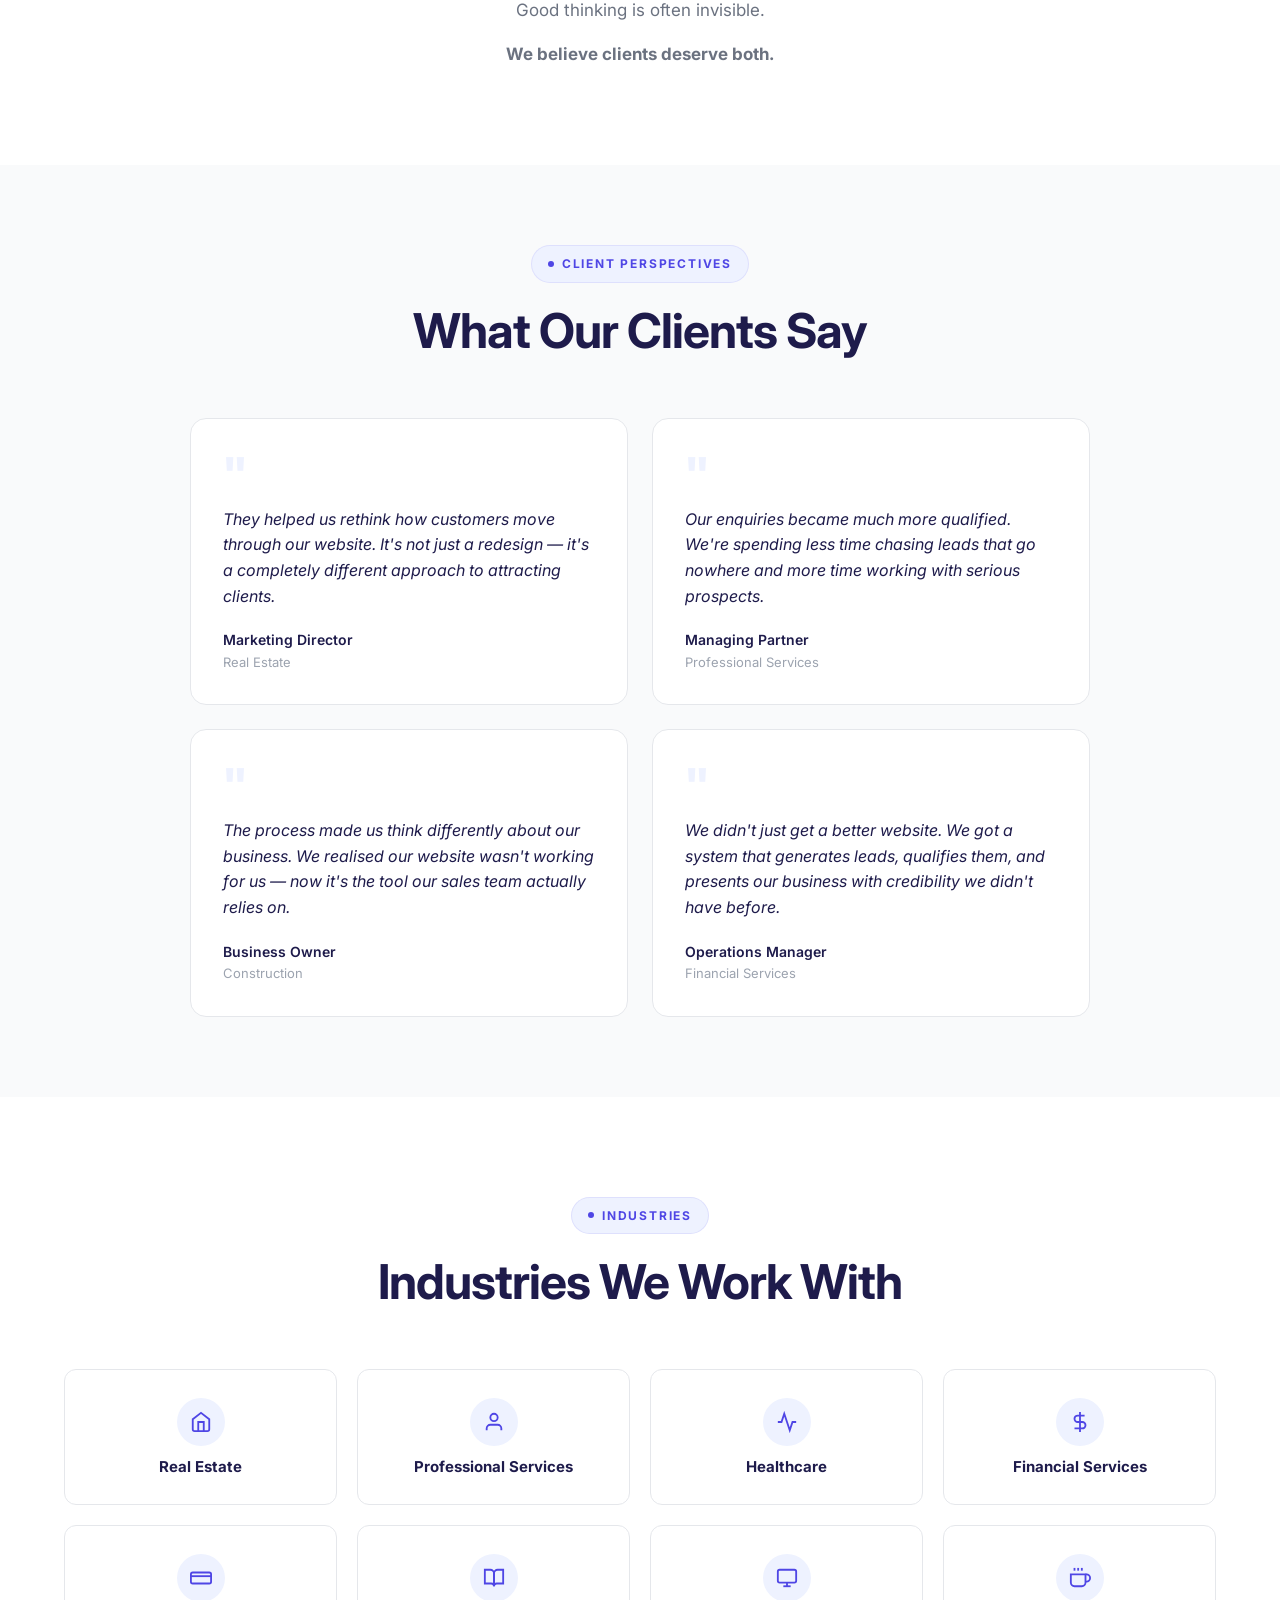
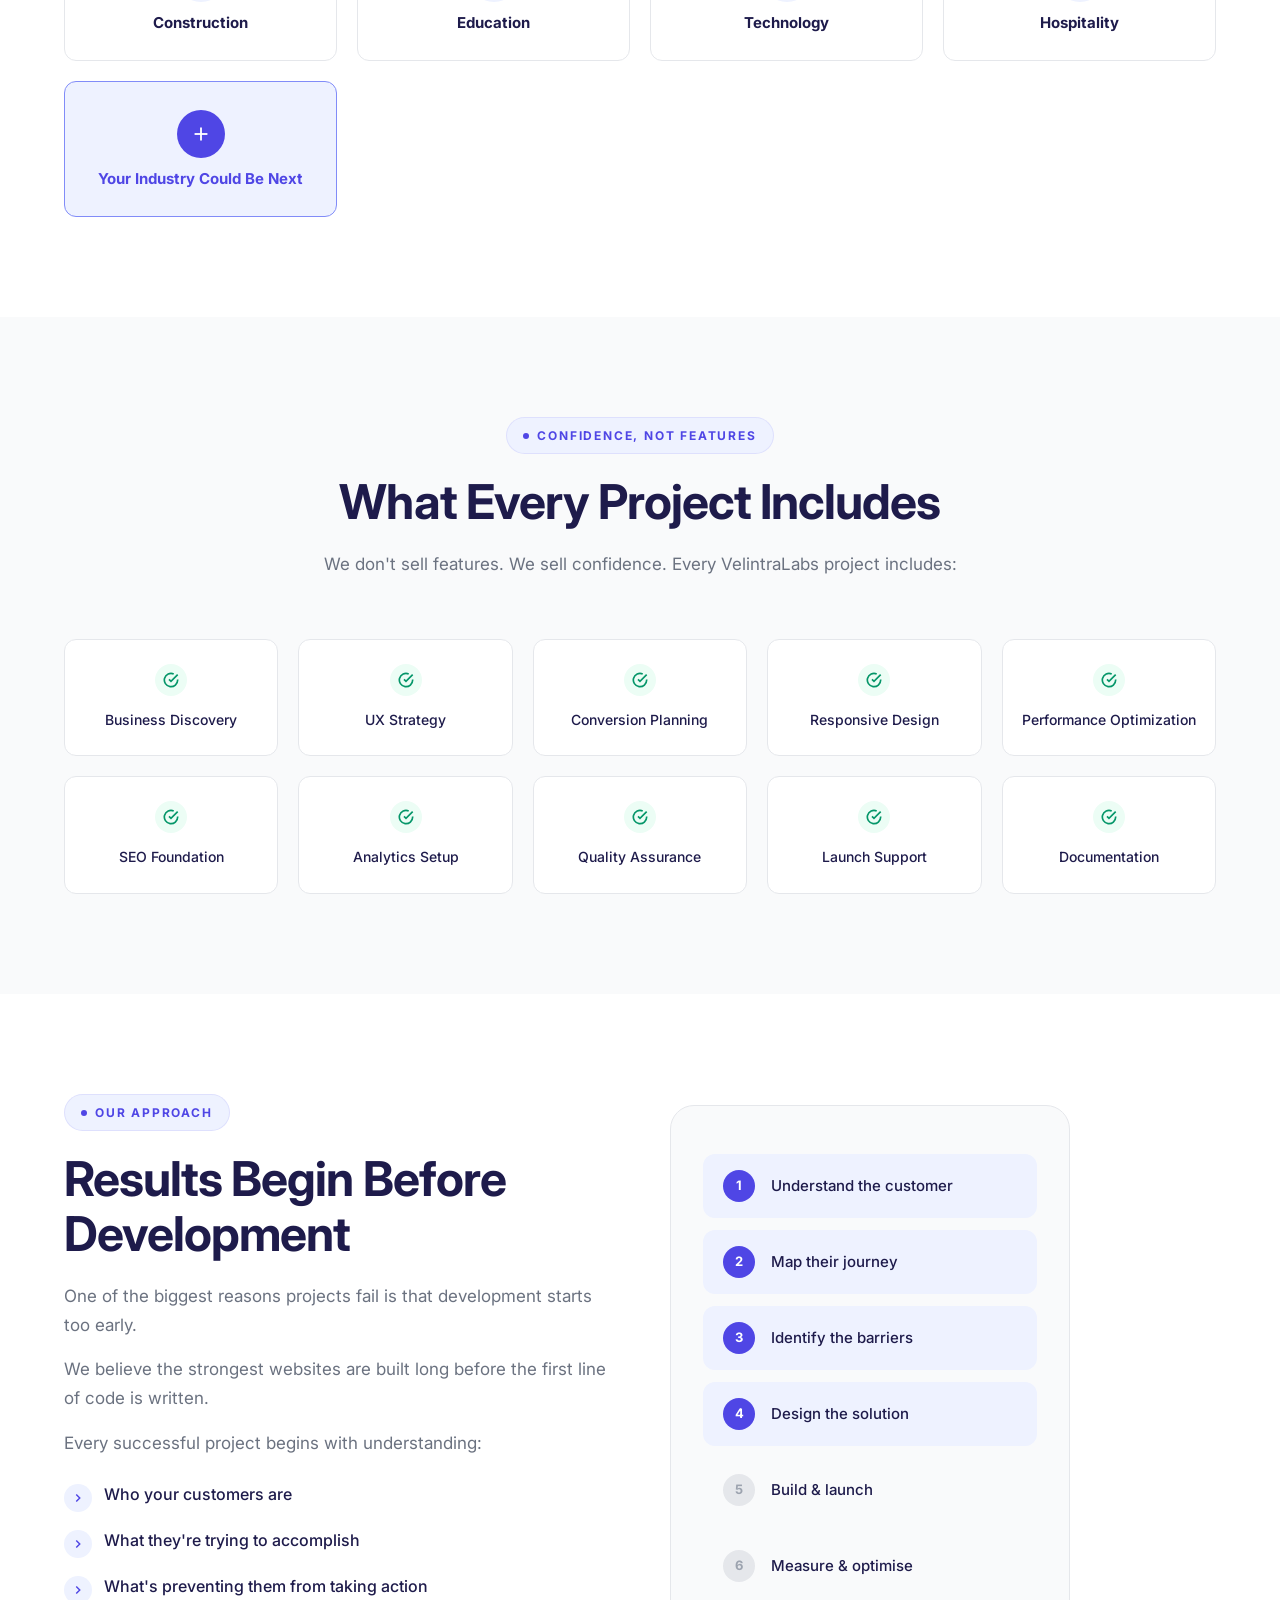
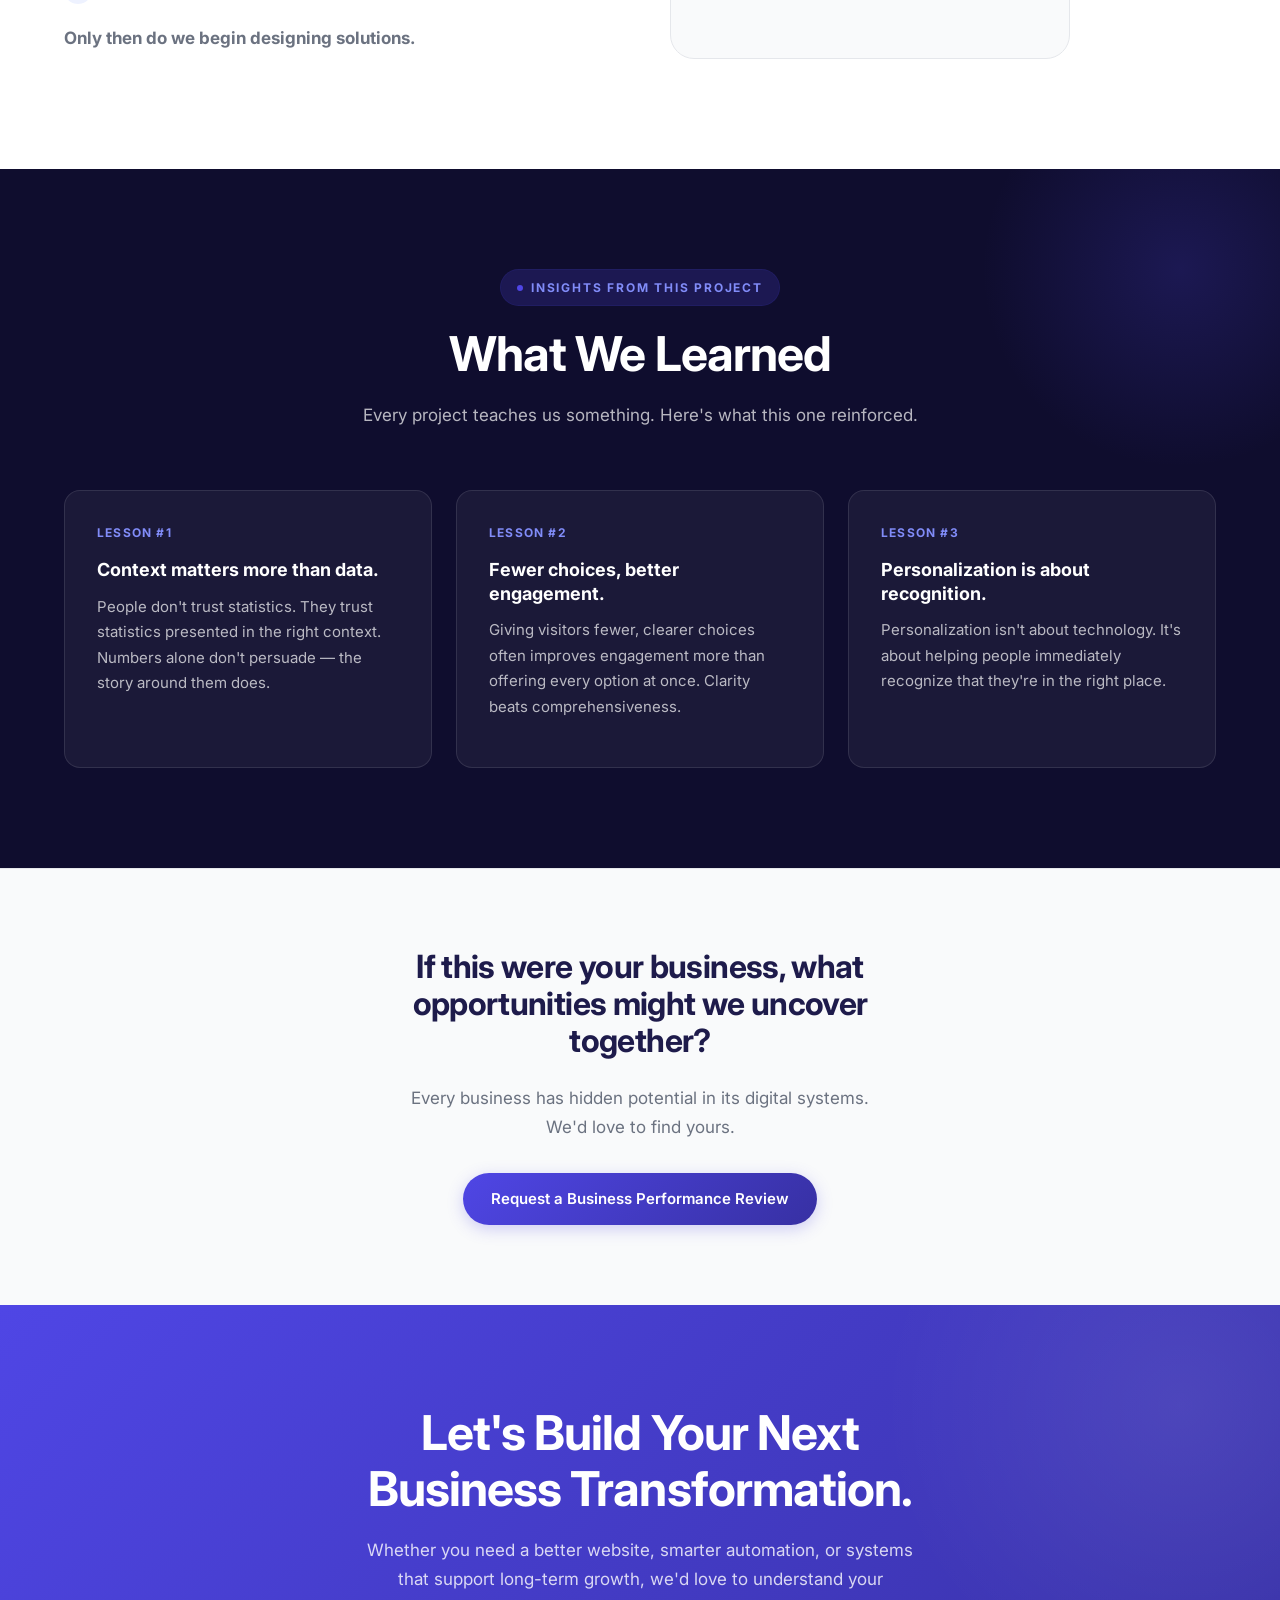
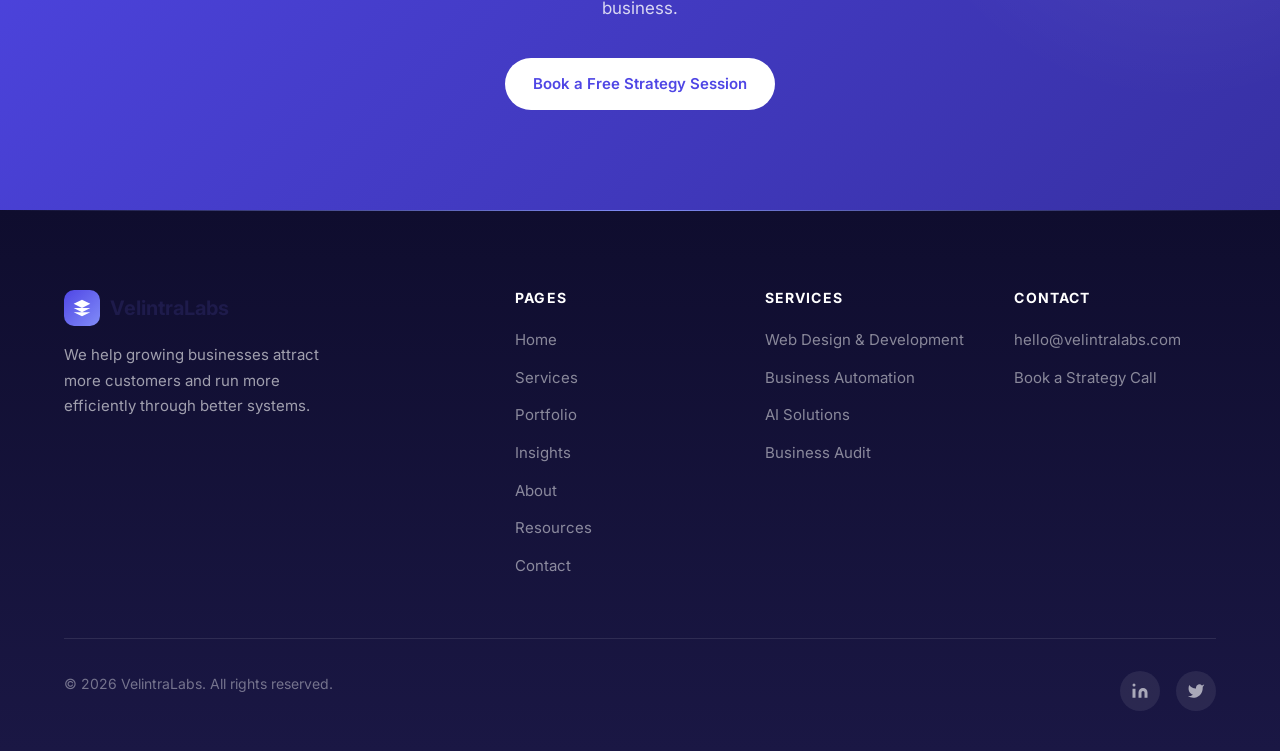
<file: portfolio.html>
<!DOCTYPE html>
<html lang="en">
<head>
  <meta charset="UTF-8">
  <meta name="viewport" content="width=device-width, initial-scale=1.0">
  <title>Case Studies — VelintraLabs</title>
  <meta name="description" content="Real business problems. Real business results. See how we help growing businesses transform their customer acquisition and operations.">
  <link rel="preconnect" href="https://fonts.googleapis.com">
  <link rel="preconnect" href="https://fonts.gstatic.com" crossorigin>
  <link href="https://fonts.googleapis.com/css2?family=Inter:wght@400;500;600;700;800&display=swap" rel="stylesheet">
  <link rel="icon" type="image/svg+xml" href="favicon.svg">
  <link rel="icon" type="image/x-icon" href="favicon.ico">
  <link rel="apple-touch-icon" href="images/apple-touch-icon.png">
  <link rel="icon" type="image/png" sizes="32x32" href="images/favicon-32x32.png">
  <link rel="icon" type="image/png" sizes="16x16" href="images/favicon-16x16.png">
  <link rel="stylesheet" href="css/styles.css">
  <link rel="stylesheet" href="css/world-class.css">
  <link rel="stylesheet" href="css/masterpiece.css">
</head>
<body>
  <div class="grain-overlay"></div>
  <div class="loader"><div class="loader-content"><div class="loader-logo"><svg viewBox="0 0 24 24" fill="none" stroke="var(--color-primary)" stroke-width="2"><path d="M12 2L2 7l10 5 10-5-10-5zM2 17l10 5 10-5M2 12l10 5 10-5"/></svg></div><div class="loader-bar"><div class="loader-progress"></div></div></div></div>

  <!-- Navigation -->
  <nav class="navbar" id="navbar">
    <div class="container">
      <a href="/" class="nav-logo">
        <div class="nav-logo-icon">
          <svg viewBox="0 0 24 24"><path d="M12 2L2 7l10 5 10-5-10-5zM2 17l10 5 10-5M2 12l10 5 10-5"/></svg>
        </div>
        VelintraLabs
      </a>
      <ul class="nav-links" id="navLinks">
        <li><a href="/">Home</a></li>
        <li><a href="/services">Services</a></li>
        <li><a href="/portfolio" class="active">Portfolio</a></li>
        <li><a href="/about">About</a></li>
        <li><a href="/insights">Insights</a></li>
        <li><a href="/resources">Resources</a></li>
        <li><a href="/contact">Contact</a></li>
      </ul>
      <div class="nav-cta">
        <a href="/contact" class="btn btn-primary">Book a Strategy Call</a>
      </div>
      <button class="nav-toggle" id="navToggle" aria-label="Toggle navigation">
        <span></span><span></span><span></span>
      </button>
    </div>
  </nav>

  <!-- ═══════════════════════════════════════════
       HERO
       ═══════════════════════════════════════════ -->
  <section class="cs-hero">
    <div class="container">
      <h1>Real Business Problems.<br>Real Business Results.</h1>
      <div class="cs-hero-lines fade-in">
        <p>Anyone can build a beautiful website.</p>
        <p class="emphasis">What matters is whether it helps the business perform better.</p>
        <p>Every project we take on begins with understanding the business—not just the brief. Because behind every redesign is a business trying to attract more customers, simplify operations, or prepare for growth.</p>
        <p class="emphasis">That's what these case studies are about.</p>
      </div>
      <div class="hero-ctas fade-in">
        <a href="/contact" class="btn btn-primary">Book a Strategy Session</a>
        <a href="#process-section" class="btn btn-secondary">View Our Process</a>
      </div>
    </div>
  </section>

  <!-- ═══════════════════════════════════════════
       PHILOSOPHY — HOW WE MEASURE SUCCESS
       ═══════════════════════════════════════════ -->
  <section class="philosophy-metrics">
    <div class="container">
      <div class="section-header fade-in">
        <span class="section-label">Our Philosophy</span>
        <h2>We Don't Measure Success by Launch Day.</h2>
        <p>We measure success by business performance. A website going live is not the finish line. It's the starting point.</p>
      </div>
      <div class="metrics-grid fade-in">
        <div class="metric-card">
          <div class="metric-icon">
            <svg viewBox="0 0 24 24"><path d="M12 22s8-4 8-10V5l-8-3-8 3v7c0 6 8 10 8 10z"/></svg>
          </div>
          <h4>Customer Trust</h4>
        </div>
        <div class="metric-card">
          <div class="metric-icon">
            <svg viewBox="0 0 24 24"><path d="M12 20V10M18 20V4M6 20v-4"/></svg>
          </div>
          <h4>Lead Generation</h4>
        </div>
        <div class="metric-card">
          <div class="metric-icon">
            <svg viewBox="0 0 24 24"><path d="M17 21v-2a4 4 0 0 0-4-4H5a4 4 0 0 0-4 4v2"/><circle cx="9" cy="7" r="4"/><path d="M23 21v-2a4 4 0 0 0-3-3.87"/><path d="M16 3.13a4 4 0 0 1 0 7.75"/></svg>
          </div>
          <h4>User Experience</h4>
        </div>
        <div class="metric-card">
          <div class="metric-icon">
            <svg viewBox="0 0 24 24"><polyline points="16 3 21 3 21 8"/><line x1="4" y1="20" x2="21" y2="3"/><polyline points="21 16 21 21 16 21"/><line x1="15" y1="15" x2="21" y2="21"/></svg>
          </div>
          <h4>Operational Efficiency</h4>
        </div>
        <div class="metric-card">
          <div class="metric-icon">
            <svg viewBox="0 0 24 24"><path d="M22 11.08V12a10 10 0 1 1-5.93-9.14"/><path d="M22 4L12 14.01l-3-3"/></svg>
          </div>
          <h4>Conversion Performance</h4>
        </div>
        <div class="metric-card">
          <div class="metric-icon">
            <svg viewBox="0 0 24 24"><path d="M16 21v-2a4 4 0 0 0-4-4H5a4 4 0 0 0-4 4v2"/><circle cx="8.5" cy="7" r="4"/><line x1="20" y1="8" x2="20" y2="14"/><line x1="23" y1="11" x2="17" y2="11"/></svg>
          </div>
          <h4>Business Scalability</h4>
        </div>
      </div>
    </div>
  </section>

  <!-- ═══════════════════════════════════════════
       FEATURED CASE STUDY: Century 21 Canada
       ═══════════════════════════════════════════ -->
  <section class="case-study-section">
    <div class="container">

      <!-- Case Study Image -->
      <div class="fade-in" style="margin-bottom:48px;border-radius:var(--radius-xl);overflow:hidden;">
        <img src="images/portfolio-case-study.png" alt="Century 21 Canada website redesign" style="width:100%;height:auto;object-fit:cover;max-height:500px;">
      </div>

      <!-- Case Study Header -->
      <div class="case-study-header fade-in">
        <span class="cs-badge">Featured Transformation</span>
        <h2>Century 21 Canada</h2>
      </div>

      <!-- Meta -->
      <div class="cs-meta fade-in">
        <div class="cs-meta-item">
          <span class="cs-meta-label">Client</span>
          <span class="cs-meta-value">Century 21 Canada</span>
        </div>
        <div class="cs-meta-item">
          <span class="cs-meta-label">Industry</span>
          <span class="cs-meta-value">Real Estate</span>
        </div>
        <div class="cs-meta-item">
          <span class="cs-meta-label">Project</span>
          <span class="cs-meta-value">Website & Customer Journey Redesign</span>
        </div>
      </div>

      <!-- The Challenge -->
      <div class="cs-block fade-in">
        <div class="cs-block-label">The Challenge</div>
        <p>The existing website presented every visitor with the same experience regardless of their goals.</p>
        <p>Key trust signals were buried. Calls-to-action were difficult to discover. The homepage functioned more like a brochure than a lead generation tool.</p>
      </div>

      <!-- Our Diagnosis -->
      <div class="cs-block fade-in">
        <div class="cs-block-label">Our Diagnosis</div>
        <p>Instead of asking,</p>
        <div class="cs-highlight">"How can we redesign this?"</div>
        <p>We asked,</p>
        <div class="cs-highlight">"What is preventing this website from becoming a stronger customer acquisition system?"</div>
        <p>Our review identified four major opportunities:</p>
        <ul class="cs-diagnosis-list">
          <li>
            <div class="diagnosis-icon"><svg viewBox="0 0 24 24"><circle cx="12" cy="12" r="10"/><line x1="12" y1="8" x2="12" y2="12"/><line x1="12" y1="16" x2="12.01" y2="16"/></svg></div>
            Lack of personalization
          </li>
          <li>
            <div class="diagnosis-icon"><svg viewBox="0 0 24 24"><circle cx="12" cy="12" r="10"/><line x1="12" y1="8" x2="12" y2="12"/><line x1="12" y1="16" x2="12.01" y2="16"/></svg></div>
            Hidden conversion opportunities
          </li>
          <li>
            <div class="diagnosis-icon"><svg viewBox="0 0 24 24"><circle cx="12" cy="12" r="10"/><line x1="12" y1="8" x2="12" y2="12"/><line x1="12" y1="16" x2="12.01" y2="16"/></svg></div>
            Weak trust positioning
          </li>
          <li>
            <div class="diagnosis-icon"><svg viewBox="0 0 24 24"><circle cx="12" cy="12" r="10"/><line x1="12" y1="8" x2="12" y2="12"/><line x1="12" y1="16" x2="12.01" y2="16"/></svg></div>
            High visitor friction
          </li>
        </ul>
      </div>

      <!-- The Strategy -->
      <div class="cs-block fade-in">
        <div class="cs-block-label">The Strategy</div>
        <p>Rather than making cosmetic improvements, we redesigned the customer journey.</p>
        <div class="cs-strategy-grid">
          <div class="cs-strategy-item">
            <div class="strategy-num">1</div>
            <p>Created clearer decision paths for different visitor types</p>
          </div>
          <div class="cs-strategy-item">
            <div class="strategy-num">2</div>
            <p>Strengthened trust signals above the fold</p>
          </div>
          <div class="cs-strategy-item">
            <div class="strategy-num">3</div>
            <p>Reduced friction throughout the experience</p>
          </div>
          <div class="cs-strategy-item">
            <div class="strategy-num">4</div>
            <p>Improved conversion opportunities at every stage</p>
          </div>
          <div class="cs-strategy-item">
            <div class="strategy-num">5</div>
            <p>Designed every interaction around visitor intent</p>
          </div>
        </div>
      </div>

      <!-- What Changed -->
      <div class="cs-block fade-in">
        <div class="cs-block-label">What Changed</div>
        <p>Instead of listing dozens of features, here are the changes that matter most:</p>
        <ul class="cs-changes-list">
          <li>
            <div class="change-check"><svg viewBox="0 0 24 24"><path d="M22 11.08V12a10 10 0 1 1-5.93-9.14"/><path d="M22 4L12 14.01l-3-3"/></svg></div>
            Personalized homepage experience
          </li>
          <li>
            <div class="change-check"><svg viewBox="0 0 24 24"><path d="M22 11.08V12a10 10 0 1 1-5.93-9.14"/><path d="M22 4L12 14.01l-3-3"/></svg></div>
            Simplified property search
          </li>
          <li>
            <div class="change-check"><svg viewBox="0 0 24 24"><path d="M22 11.08V12a10 10 0 1 1-5.93-9.14"/><path d="M22 4L12 14.01l-3-3"/></svg></div>
            Persistent lead capture
          </li>
          <li>
            <div class="change-check"><svg viewBox="0 0 24 24"><path d="M22 11.08V12a10 10 0 1 1-5.93-9.14"/><path d="M22 4L12 14.01l-3-3"/></svg></div>
            Stronger trust positioning
          </li>
          <li>
            <div class="change-check"><svg viewBox="0 0 24 24"><path d="M22 11.08V12a10 10 0 1 1-5.93-9.14"/><path d="M22 4L12 14.01l-3-3"/></svg></div>
            Interactive mortgage calculator
          </li>
          <li>
            <div class="change-check"><svg viewBox="0 0 24 24"><path d="M22 11.08V12a10 10 0 1 1-5.93-9.14"/><path d="M22 4L12 14.01l-3-3"/></svg></div>
            Optimized mobile experience
          </li>
        </ul>
      </div>

      <!-- Business Impact -->
      <div class="cs-block fade-in">
        <div class="cs-block-label">Business Impact</div>
        <p>Not "we added features." Here's what actually changed for the business:</p>
        <div class="cs-impact-grid">
          <div class="cs-impact-item">
            <p>Visitors can now identify the path that's relevant to them within seconds.</p>
          </div>
          <div class="cs-impact-item">
            <p>Potential sellers reach the valuation tool faster.</p>
          </div>
          <div class="cs-impact-item">
            <p>Trust is established earlier in the journey.</p>
          </div>
          <div class="cs-impact-item">
            <p>Lead opportunities exist throughout the page instead of only at the end.</p>
          </div>
          <div class="cs-impact-item" style="grid-column: 1 / -1;">
            <p>The customer journey now removes hesitation instead of creating it.</p>
          </div>
        </div>
      </div>

      <!-- Key Takeaway -->
      <div class="cs-takeaway fade-in">
        <p>Every redesign should answer one question:</p>
        <h3>"How does this improve business performance?"</h3>
      </div>

    </div>
  </section>

  <!-- ═══════════════════════════════════════════
       BEFORE & AFTER
       ═══════════════════════════════════════════ -->
  <section class="before-after-section">
    <div class="container">
      <div class="section-header fade-in">
        <span class="section-label">Before & After</span>
        <h2>See the Difference</h2>
        <p>Not for aesthetics. For clarity. Drag the slider to compare.</p>
      </div>

      <div class="ba-slider-container fade-in" id="baSlider">
        <div class="ba-after ba-side">
          <span class="ba-label">After</span>
          <div class="ba-mockup">
            <div class="ba-mockup-bar"><span></span><span></span><span></span></div>
            <div class="ba-mockup-lines">
              <div class="line"></div>
              <div class="line"></div>
              <div class="line"></div>
            </div>
            <div class="ba-cta-mock">Get Your Free Valuation</div>
          </div>
        </div>
        <div class="ba-before ba-side" id="baBefore">
          <span class="ba-label">Before</span>
          <div class="ba-mockup">
            <div class="ba-mockup-bar"><span></span><span></span><span></span></div>
            <div class="ba-mockup-lines">
              <div class="line"></div>
              <div class="line"></div>
              <div class="line"></div>
              <div class="line"></div>
            </div>
          </div>
        </div>
        <div class="ba-divider" id="baDivider">
          <div class="ba-divider-handle">
            <svg viewBox="0 0 24 24"><polyline points="15 18 9 12 15 6"/><polyline points="9 18 15 12 9 6" transform="translate(6,0)"/></svg>
          </div>
        </div>
      </div>

      <div class="ba-reasoning fade-in">
        <div class="ba-reasoning-card before-card">
          <h4>Before</h4>
          <p>A generic homepage that treated every visitor the same. No clear direction, no trust signals, no obvious next step.</p>
        </div>
        <div class="ba-reasoning-card after-card">
          <h4>After</h4>
          <p>A purposeful experience that guides visitors toward action. Clear paths, prominent trust signals, and conversion opportunities at every stage.</p>
        </div>
      </div>
    </div>
  </section>

  <!-- ═══════════════════════════════════════════
       OUR THINKING
       ═══════════════════════════════════════════ -->
  <section class="thinking-section">
    <div class="container">
      <div class="thinking-content fade-in">
        <span class="section-label">Our Thinking</span>
        <h2>Why We Made These Decisions</h2>
        <div class="thinking-divider"></div>
        <p>We don't believe in redesigning websites because trends change.</p>
        <p><strong>Every recommendation should solve a business problem.</strong></p>
        <div class="thinking-principles">
          <div class="thinking-principle">
            <p>When we move a call-to-action… <strong>there's a reason.</strong></p>
          </div>
          <div class="thinking-principle">
            <p>When we simplify navigation… <strong>there's a reason.</strong></p>
          </div>
          <div class="thinking-principle">
            <p>When we reorganize content… <strong>there's a reason.</strong></p>
          </div>
        </div>
        <div class="thinking-divider"></div>
        <p>Good design is visible.<br>Good thinking is often invisible.</p>
        <p><strong>We believe clients deserve both.</strong></p>
      </div>
    </div>
  </section>

  <!-- ═══════════════════════════════════════════
       TESTIMONIALS
       ═══════════════════════════════════════════ -->
  <section class="testimonials-section">
    <div class="container">
      <div class="section-header fade-in">
        <span class="section-label">Client Perspectives</span>
        <h2>What Our Clients Say</h2>
      </div>
      <div class="testimonials-grid fade-in">
        <div class="testimonial-card">
          <div class="quote-mark">"</div>
          <blockquote>They helped us rethink how customers move through our website. It's not just a redesign — it's a completely different approach to attracting clients.</blockquote>
          <div class="testimonial-author">Marketing Director</div>
          <div class="testimonial-role">Real Estate</div>
        </div>
        <div class="testimonial-card">
          <div class="quote-mark">"</div>
          <blockquote>Our enquiries became much more qualified. We're spending less time chasing leads that go nowhere and more time working with serious prospects.</blockquote>
          <div class="testimonial-author">Managing Partner</div>
          <div class="testimonial-role">Professional Services</div>
        </div>
        <div class="testimonial-card">
          <div class="quote-mark">"</div>
          <blockquote>The process made us think differently about our business. We realised our website wasn't working for us — now it's the tool our sales team actually relies on.</blockquote>
          <div class="testimonial-author">Business Owner</div>
          <div class="testimonial-role">Construction</div>
        </div>
        <div class="testimonial-card">
          <div class="quote-mark">"</div>
          <blockquote>We didn't just get a better website. We got a system that generates leads, qualifies them, and presents our business with credibility we didn't have before.</blockquote>
          <div class="testimonial-author">Operations Manager</div>
          <div class="testimonial-role">Financial Services</div>
        </div>
      </div>
    </div>
  </section>

  <!-- ═══════════════════════════════════════════
       INDUSTRIES WE WORK WITH
       ═══════════════════════════════════════════ -->
  <section class="industries-section">
    <div class="container">
      <div class="section-header fade-in">
        <span class="section-label">Industries</span>
        <h2>Industries We Work With</h2>
      </div>
      <div class="industries-grid fade-in">
        <div class="industry-card">
          <div class="industry-icon">
            <svg viewBox="0 0 24 24"><path d="M3 9l9-7 9 7v11a2 2 0 0 1-2 2H5a2 2 0 0 1-2-2z"/><polyline points="9 22 9 12 15 12 15 22"/></svg>
          </div>
          <h4>Real Estate</h4>
        </div>
        <div class="industry-card">
          <div class="industry-icon">
            <svg viewBox="0 0 24 24"><path d="M20 21v-2a4 4 0 0 0-4-4H8a4 4 0 0 0-4 4v2"/><circle cx="12" cy="7" r="4"/></svg>
          </div>
          <h4>Professional Services</h4>
        </div>
        <div class="industry-card">
          <div class="industry-icon">
            <svg viewBox="0 0 24 24"><path d="M22 12h-4l-3 9L9 3l-3 9H2"/></svg>
          </div>
          <h4>Healthcare</h4>
        </div>
        <div class="industry-card">
          <div class="industry-icon">
            <svg viewBox="0 0 24 24"><line x1="12" y1="1" x2="12" y2="23"/><path d="M17 5H9.5a3.5 3.5 0 0 0 0 7h5a3.5 3.5 0 0 1 0 7H6"/></svg>
          </div>
          <h4>Financial Services</h4>
        </div>
        <div class="industry-card">
          <div class="industry-icon">
            <svg viewBox="0 0 24 24"><rect x="1" y="6" width="22" height="12" rx="2" ry="2"/><line x1="1" y1="10" x2="23" y2="10"/></svg>
          </div>
          <h4>Construction</h4>
        </div>
        <div class="industry-card">
          <div class="industry-icon">
            <svg viewBox="0 0 24 24"><path d="M2 3h6a4 4 0 0 1 4 4v14a3 3 0 0 0-3-3H2z"/><path d="M22 3h-6a4 4 0 0 0-4 4v14a3 3 0 0 1 3-3h7z"/></svg>
          </div>
          <h4>Education</h4>
        </div>
        <div class="industry-card">
          <div class="industry-icon">
            <svg viewBox="0 0 24 24"><rect x="2" y="3" width="20" height="14" rx="2" ry="2"/><line x1="8" y1="21" x2="16" y2="21"/><line x1="12" y1="17" x2="12" y2="21"/></svg>
          </div>
          <h4>Technology</h4>
        </div>
        <div class="industry-card">
          <div class="industry-icon">
            <svg viewBox="0 0 24 24"><path d="M18 8h1a4 4 0 0 1 0 8h-1"/><path d="M2 8h16v9a4 4 0 0 1-4 4H6a4 4 0 0 1-4-4V8z"/><line x1="6" y1="1" x2="6" y2="4"/><line x1="10" y1="1" x2="10" y2="4"/><line x1="14" y1="1" x2="14" y2="4"/></svg>
          </div>
          <h4>Hospitality</h4>
        </div>
        <div class="industry-card next-card">
          <div class="industry-icon">
            <svg viewBox="0 0 24 24"><line x1="12" y1="5" x2="12" y2="19"/><line x1="5" y1="12" x2="19" y2="12"/></svg>
          </div>
          <h4>Your Industry Could Be Next</h4>
        </div>
      </div>
    </div>
  </section>

  <!-- ═══════════════════════════════════════════
       WHAT EVERY PROJECT INCLUDES
       ═══════════════════════════════════════════ -->
  <section class="included-section" id="process-section">
    <div class="container">
      <div class="section-header fade-in">
        <span class="section-label">Confidence, Not Features</span>
        <h2>What Every Project Includes</h2>
        <p>We don't sell features. We sell confidence. Every VelintraLabs project includes:</p>
      </div>
      <div class="included-grid fade-in">
        <div class="included-item">
          <div class="included-check"><svg viewBox="0 0 24 24"><path d="M22 11.08V12a10 10 0 1 1-5.93-9.14"/><path d="M22 4L12 14.01l-3-3"/></svg></div>
          <p>Business Discovery</p>
        </div>
        <div class="included-item">
          <div class="included-check"><svg viewBox="0 0 24 24"><path d="M22 11.08V12a10 10 0 1 1-5.93-9.14"/><path d="M22 4L12 14.01l-3-3"/></svg></div>
          <p>UX Strategy</p>
        </div>
        <div class="included-item">
          <div class="included-check"><svg viewBox="0 0 24 24"><path d="M22 11.08V12a10 10 0 1 1-5.93-9.14"/><path d="M22 4L12 14.01l-3-3"/></svg></div>
          <p>Conversion Planning</p>
        </div>
        <div class="included-item">
          <div class="included-check"><svg viewBox="0 0 24 24"><path d="M22 11.08V12a10 10 0 1 1-5.93-9.14"/><path d="M22 4L12 14.01l-3-3"/></svg></div>
          <p>Responsive Design</p>
        </div>
        <div class="included-item">
          <div class="included-check"><svg viewBox="0 0 24 24"><path d="M22 11.08V12a10 10 0 1 1-5.93-9.14"/><path d="M22 4L12 14.01l-3-3"/></svg></div>
          <p>Performance Optimization</p>
        </div>
        <div class="included-item">
          <div class="included-check"><svg viewBox="0 0 24 24"><path d="M22 11.08V12a10 10 0 1 1-5.93-9.14"/><path d="M22 4L12 14.01l-3-3"/></svg></div>
          <p>SEO Foundation</p>
        </div>
        <div class="included-item">
          <div class="included-check"><svg viewBox="0 0 24 24"><path d="M22 11.08V12a10 10 0 1 1-5.93-9.14"/><path d="M22 4L12 14.01l-3-3"/></svg></div>
          <p>Analytics Setup</p>
        </div>
        <div class="included-item">
          <div class="included-check"><svg viewBox="0 0 24 24"><path d="M22 11.08V12a10 10 0 1 1-5.93-9.14"/><path d="M22 4L12 14.01l-3-3"/></svg></div>
          <p>Quality Assurance</p>
        </div>
        <div class="included-item">
          <div class="included-check"><svg viewBox="0 0 24 24"><path d="M22 11.08V12a10 10 0 1 1-5.93-9.14"/><path d="M22 4L12 14.01l-3-3"/></svg></div>
          <p>Launch Support</p>
        </div>
        <div class="included-item">
          <div class="included-check"><svg viewBox="0 0 24 24"><path d="M22 11.08V12a10 10 0 1 1-5.93-9.14"/><path d="M22 4L12 14.01l-3-3"/></svg></div>
          <p>Documentation</p>
        </div>
      </div>
    </div>
  </section>

  <!-- ═══════════════════════════════════════════
       RESULTS BEGIN BEFORE DEVELOPMENT
       ═══════════════════════════════════════════ -->
  <section class="results-section">
    <div class="container">
      <div class="results-grid fade-in">
        <div class="results-text">
          <span class="section-label">Our Approach</span>
          <h2>Results Begin Before Development</h2>
          <p>One of the biggest reasons projects fail is that development starts too early.</p>
          <p>We believe the strongest websites are built long before the first line of code is written.</p>
          <p>Every successful project begins with understanding:</p>
          <ul class="results-list">
            <li>
              <div class="result-arrow"><svg viewBox="0 0 24 24"><polyline points="9 18 15 12 9 6"/></svg></div>
              Who your customers are
            </li>
            <li>
              <div class="result-arrow"><svg viewBox="0 0 24 24"><polyline points="9 18 15 12 9 6"/></svg></div>
              What they're trying to accomplish
            </li>
            <li>
              <div class="result-arrow"><svg viewBox="0 0 24 24"><polyline points="9 18 15 12 9 6"/></svg></div>
              What's preventing them from taking action
            </li>
          </ul>
          <p style="margin-top: 20px;"><strong>Only then do we begin designing solutions.</strong></p>
        </div>
        <div class="results-visual">
          <div class="results-visual-box">
            <div class="step active-step">
              <div class="step-num">1</div>
              <p>Understand the customer</p>
            </div>
            <div class="step active-step">
              <div class="step-num">2</div>
              <p>Map their journey</p>
            </div>
            <div class="step active-step">
              <div class="step-num">3</div>
              <p>Identify the barriers</p>
            </div>
            <div class="step active-step">
              <div class="step-num">4</div>
              <p>Design the solution</p>
            </div>
            <div class="step">
              <div class="step-num">5</div>
              <p>Build &amp; launch</p>
            </div>
            <div class="step">
              <div class="step-num">6</div>
              <p>Measure &amp; optimise</p>
            </div>
          </div>
        </div>
      </div>
    </div>
  </section>

  <!-- ═══════════════════════════════════════════
       WHAT WE LEARNED (Signature Feature)
       ═══════════════════════════════════════════ -->
  <section class="learned-section">
    <div class="container">
      <div class="section-header fade-in">
        <span class="section-label">Insights From This Project</span>
        <h2 style="color: #fff;">What We Learned</h2>
        <p>Every project teaches us something. Here's what this one reinforced.</p>
      </div>
      <div class="learned-grid fade-in">
        <div class="learned-card">
          <div class="lesson-number">Lesson #1</div>
          <h3>Context matters more than data.</h3>
          <p>People don't trust statistics. They trust statistics presented in the right context. Numbers alone don't persuade — the story around them does.</p>
        </div>
        <div class="learned-card">
          <div class="lesson-number">Lesson #2</div>
          <h3>Fewer choices, better engagement.</h3>
          <p>Giving visitors fewer, clearer choices often improves engagement more than offering every option at once. Clarity beats comprehensiveness.</p>
        </div>
        <div class="learned-card">
          <div class="lesson-number">Lesson #3</div>
          <h3>Personalization is about recognition.</h3>
          <p>Personalization isn't about technology. It's about helping people immediately recognize that they're in the right place.</p>
        </div>
      </div>
    </div>
  </section>

  <!-- ═══════════════════════════════════════════
       THE FINAL QUESTION
       ═══════════════════════════════════════════ -->
  <section class="final-question">
    <div class="container fade-in">
      <h2>If this were your business, what opportunities might we uncover together?</h2>
      <p>Every business has hidden potential in its digital systems. We'd love to find yours.</p>
      <a href="/contact" class="btn btn-primary">Request a Business Performance Review</a>
    </div>
  </section>

  <!-- ═══════════════════════════════════════════
       FINAL CTA
       ═══════════════════════════════════════════ -->
  <section class="final-cta">
    <div class="container fade-in">
      <h2>Let's Build Your Next Business Transformation.</h2>
      <p>Whether you need a better website, smarter automation, or systems that support long-term growth, we'd love to understand your business.</p>
      <a href="/contact" class="btn btn-white">Book a Free Strategy Session</a>
    </div>
  </section>

  <!-- Footer -->
  <footer class="footer">
    <div class="container">
      <div class="footer-grid">
        <div class="footer-brand">
          <a href="/" class="nav-logo">
            <div class="nav-logo-icon"><svg viewBox="0 0 24 24"><path d="M12 2L2 7l10 5 10-5-10-5zM2 17l10 5 10-5M2 12l10 5 10-5"/></svg></div>
            VelintraLabs
          </a>
          <p>We help growing businesses attract more customers and run more efficiently through better systems.</p>
        </div>
        <div class="footer-col">
          <h4>Pages</h4>
          <ul>
            <li><a href="/">Home</a></li>
            <li><a href="/services">Services</a></li>
            <li><a href="/portfolio">Portfolio</a></li>
            <li><a href="/insights">Insights</a></li>
            <li><a href="/about">About</a></li>
            <li><a href="/resources">Resources</a></li>
        <li><a href="/contact">Contact</a></li>
          </ul>
        </div>
        <div class="footer-col">
          <h4>Services</h4>
          <ul>
            <li><a href="/services">Web Design & Development</a></li>
            <li><a href="/services">Business Automation</a></li>
            <li><a href="/services">AI Solutions</a></li>
            <li><a href="/services">Business Audit</a></li>
          </ul>
        </div>
        <div class="footer-col">
          <h4>Contact</h4>
          <ul>
            <li><a href="mailto:hello@velintralabs.com">hello@velintralabs.com</a></li>
        <li><a href="/contact">Book a Strategy Call</a></li>
          </ul>
        </div>
      </div>
      <div class="footer-bottom">
        <p>&copy; 2026 VelintraLabs. All rights reserved.</p>
        <div class="footer-social">
          <a href="#" aria-label="LinkedIn"><svg viewBox="0 0 24 24"><path d="M16 8a6 6 0 0 1 6 6v7h-4v-7a2 2 0 0 0-2-2 2 2 0 0 0-2 2v7h-4v-7a6 6 0 0 1 6-6z"/><rect x="2" y="9" width="4" height="12"/><circle cx="4" cy="4" r="2"/></svg></a>
          <a href="#" aria-label="Twitter"><svg viewBox="0 0 24 24"><path d="M23 3a10.9 10.9 0 0 1-3.14 1.53 4.48 4.48 0 0 0-7.86 3v1A10.66 10.66 0 0 1 3 4s-4 9 5 13a11.64 11.64 0 0 1-7 2c9 5 20 0 20-11.5a4.5 4.5 0 0 0-.08-.83A7.72 7.72 0 0 0 23 3z"/></svg></a>
        </div>
      </div>
    </div>
  </footer>

  <script src="js/script.js"></script>
  <script src="js/animations.js"></script>
  <script src="js/masterpiece.js"></script>
  <script>
    // Before/After Slider
    const slider = document.getElementById('baSlider');
    const before = document.getElementById('baBefore');
    const divider = document.getElementById('baDivider');
    let isDragging = false;

    function updateSlider(x) {
      const rect = slider.getBoundingClientRect();
      let pos = ((x - rect.left) / rect.width) * 100;
      pos = Math.max(5, Math.min(95, pos));
      before.style.clipPath = `inset(0 ${100 - pos}% 0 0)`;
      divider.style.left = pos + '%';
    }

    slider.addEventListener('mousedown', (e) => { isDragging = true; updateSlider(e.clientX); });
    window.addEventListener('mousemove', (e) => { if (isDragging) updateSlider(e.clientX); });
    window.addEventListener('mouseup', () => { isDragging = false; });

    slider.addEventListener('touchstart', (e) => { isDragging = true; updateSlider(e.touches[0].clientX); });
    window.addEventListener('touchmove', (e) => { if (isDragging) updateSlider(e.touches[0].clientX); });
    window.addEventListener('touchend', () => { isDragging = false; });

    // Initialize slider at 50%
    window.addEventListener('load', () => {
      const rect = slider.getBoundingClientRect();
      updateSlider(rect.left + rect.width / 2);
    });
  </script>
</body>
</html>
</file>
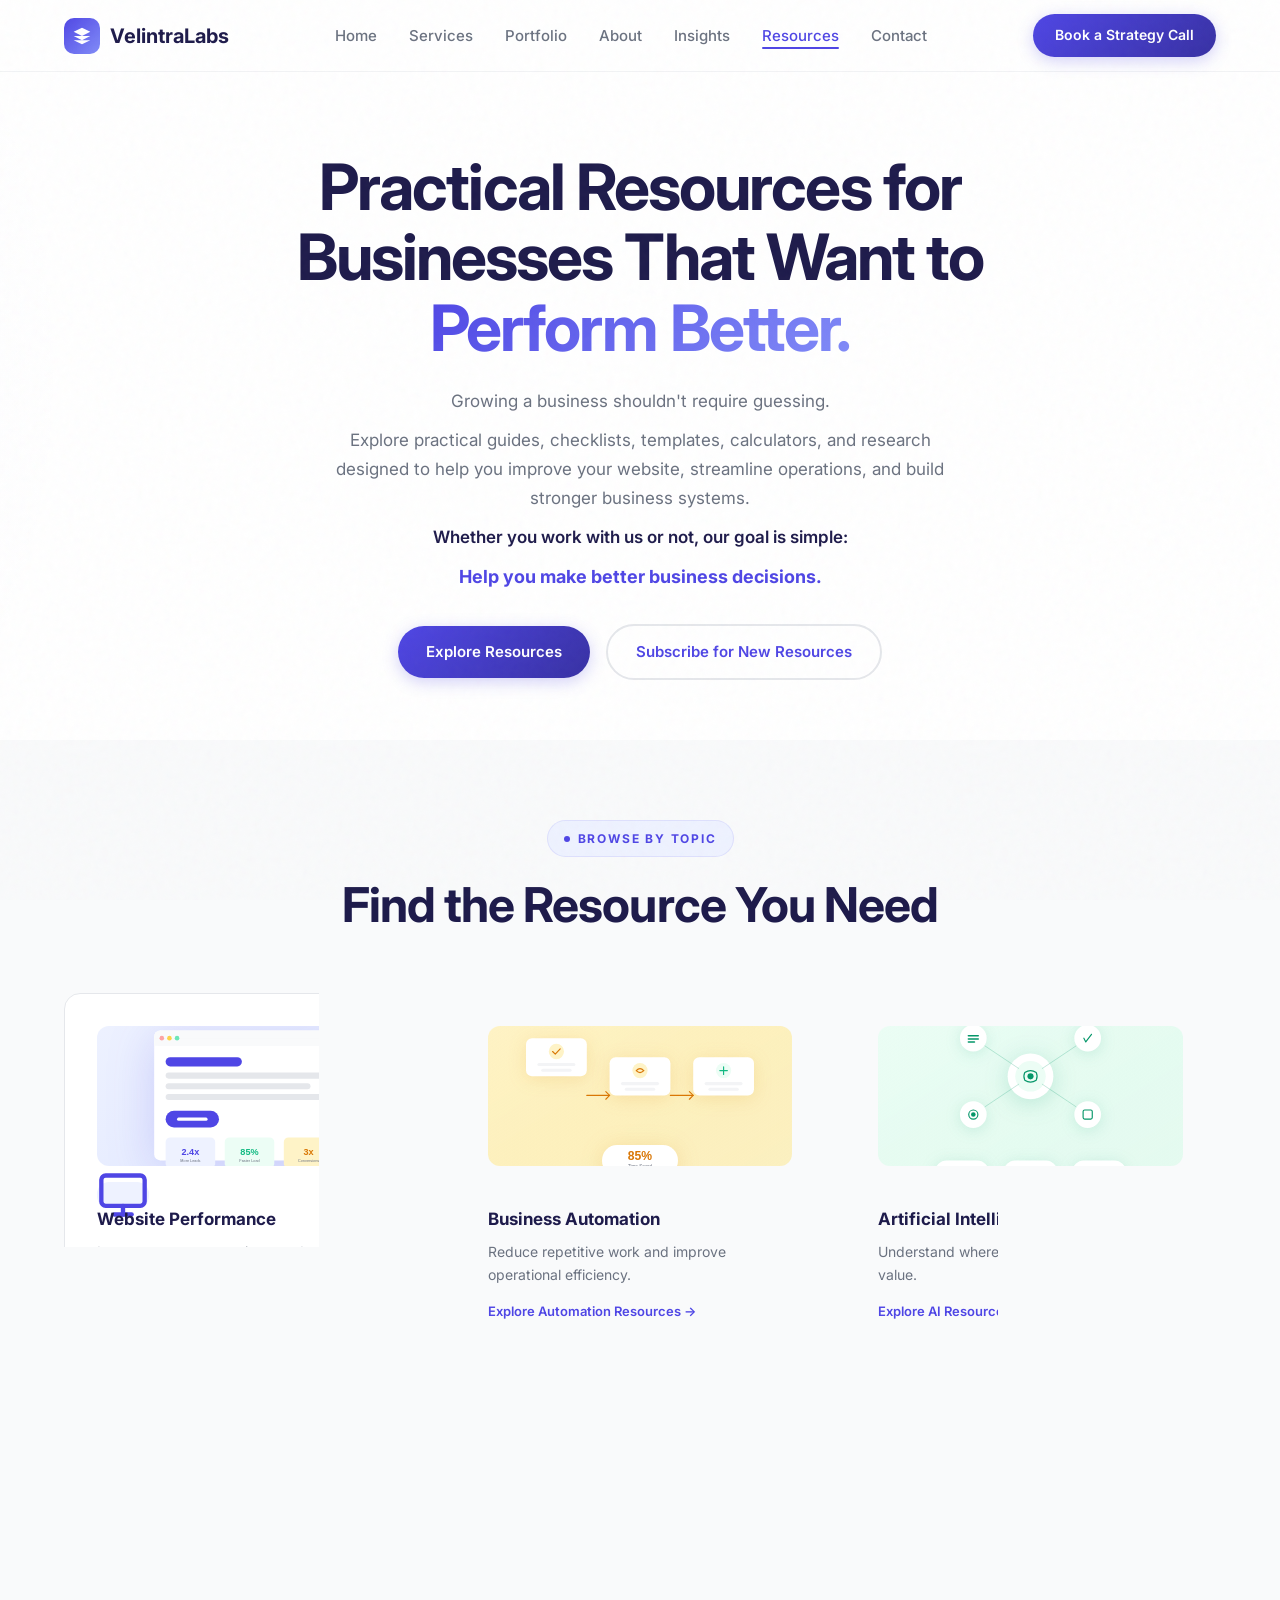
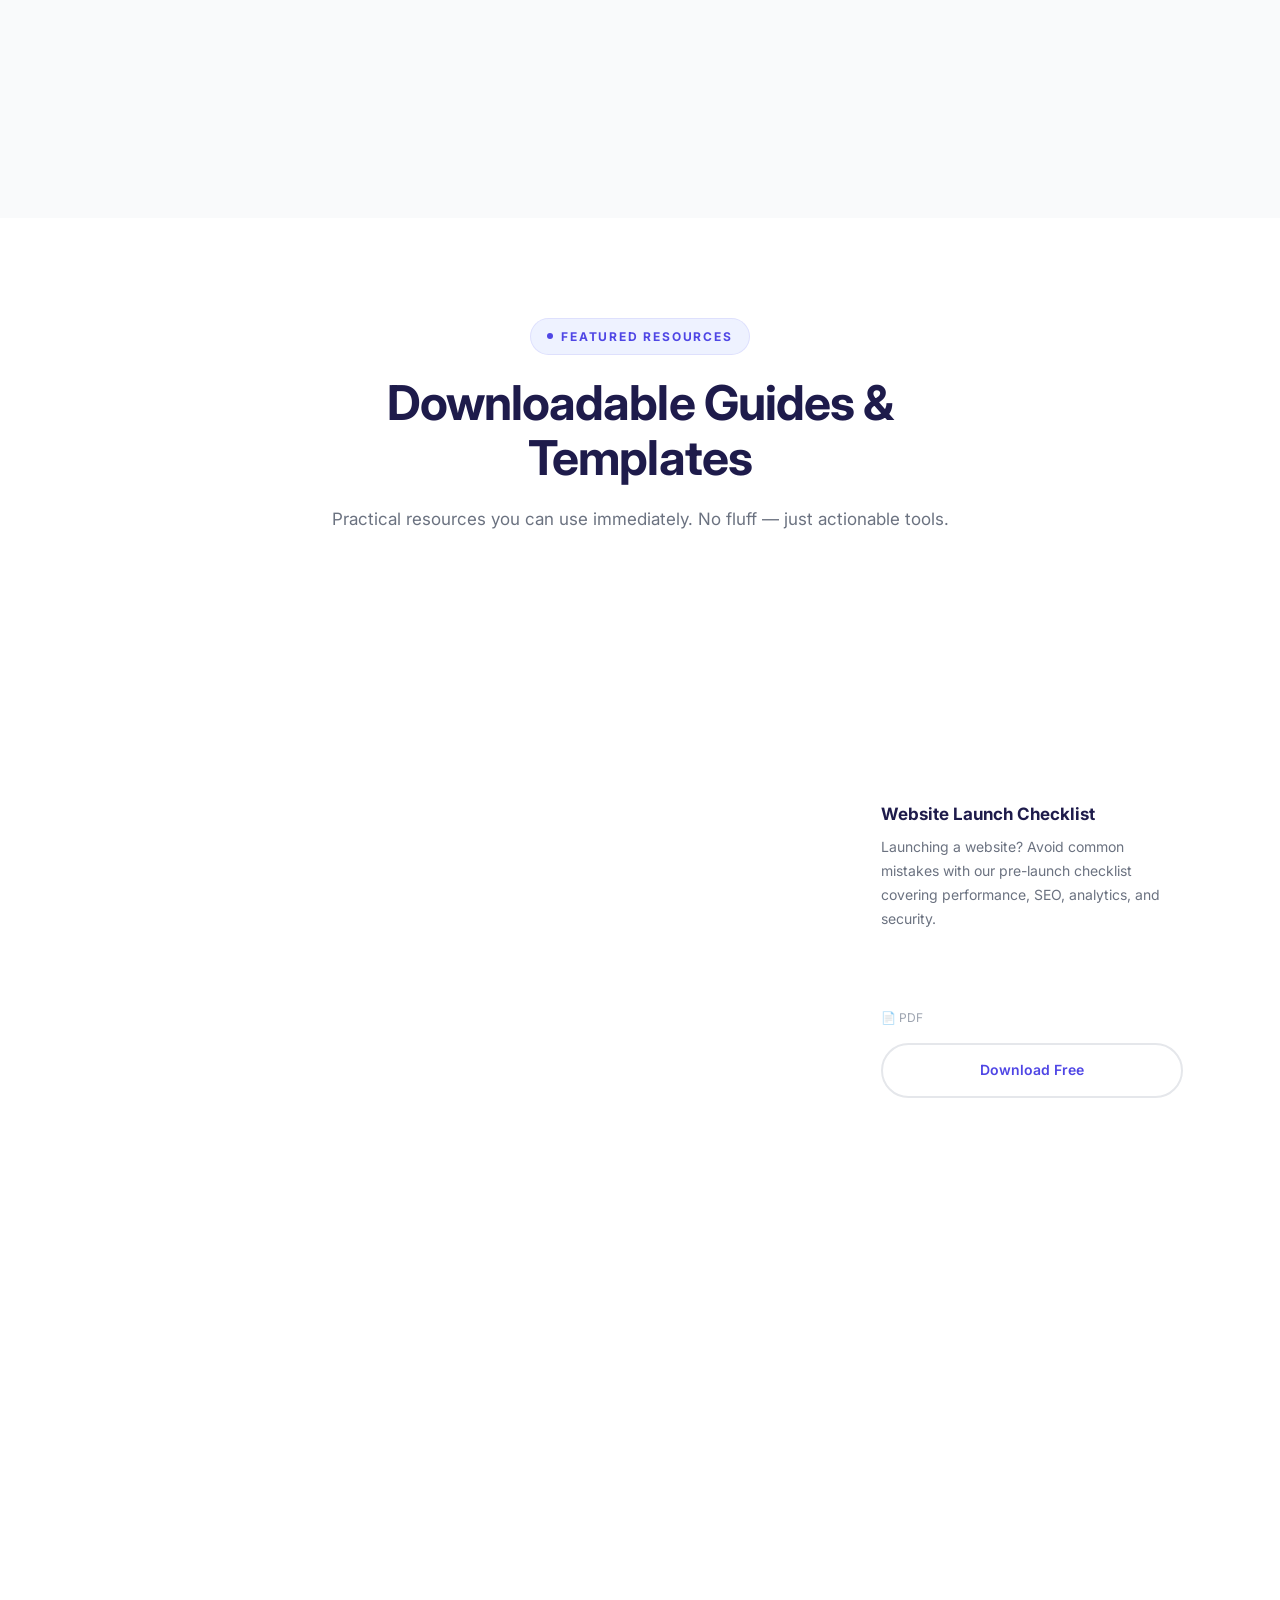
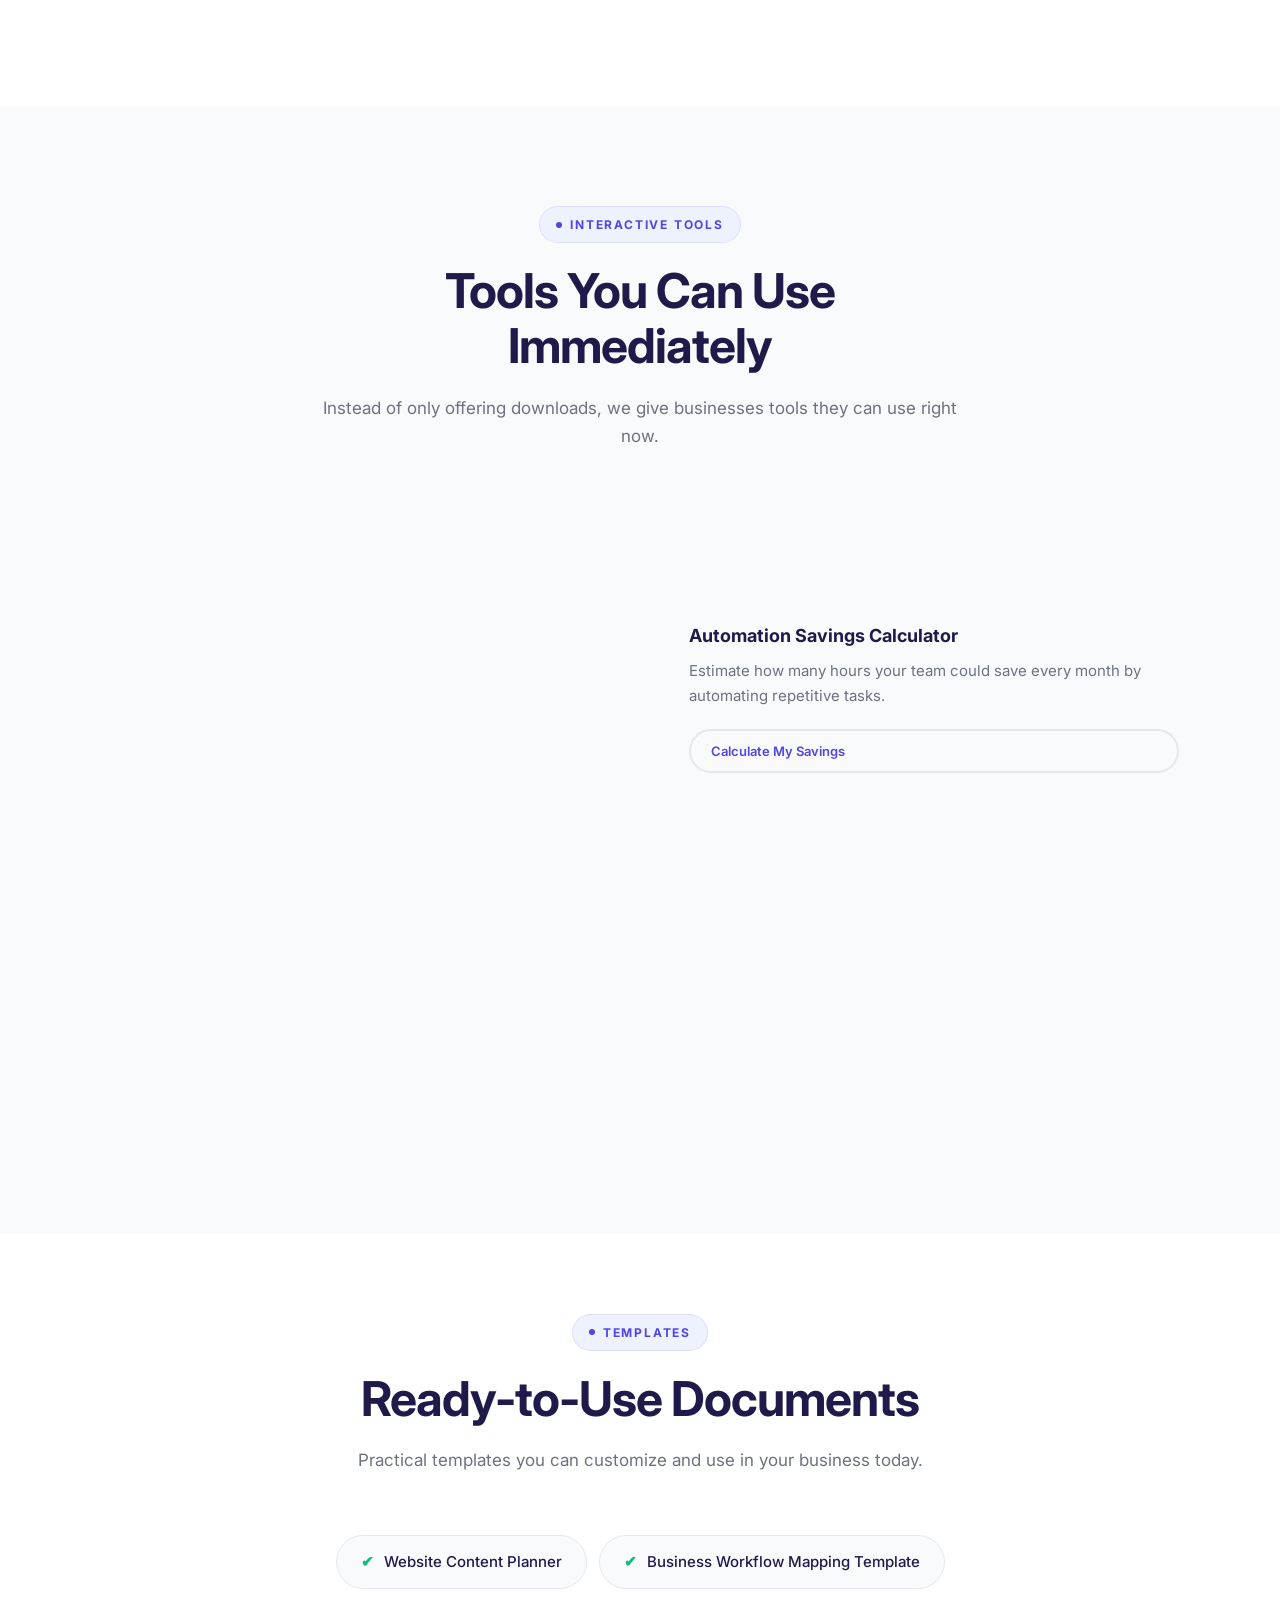
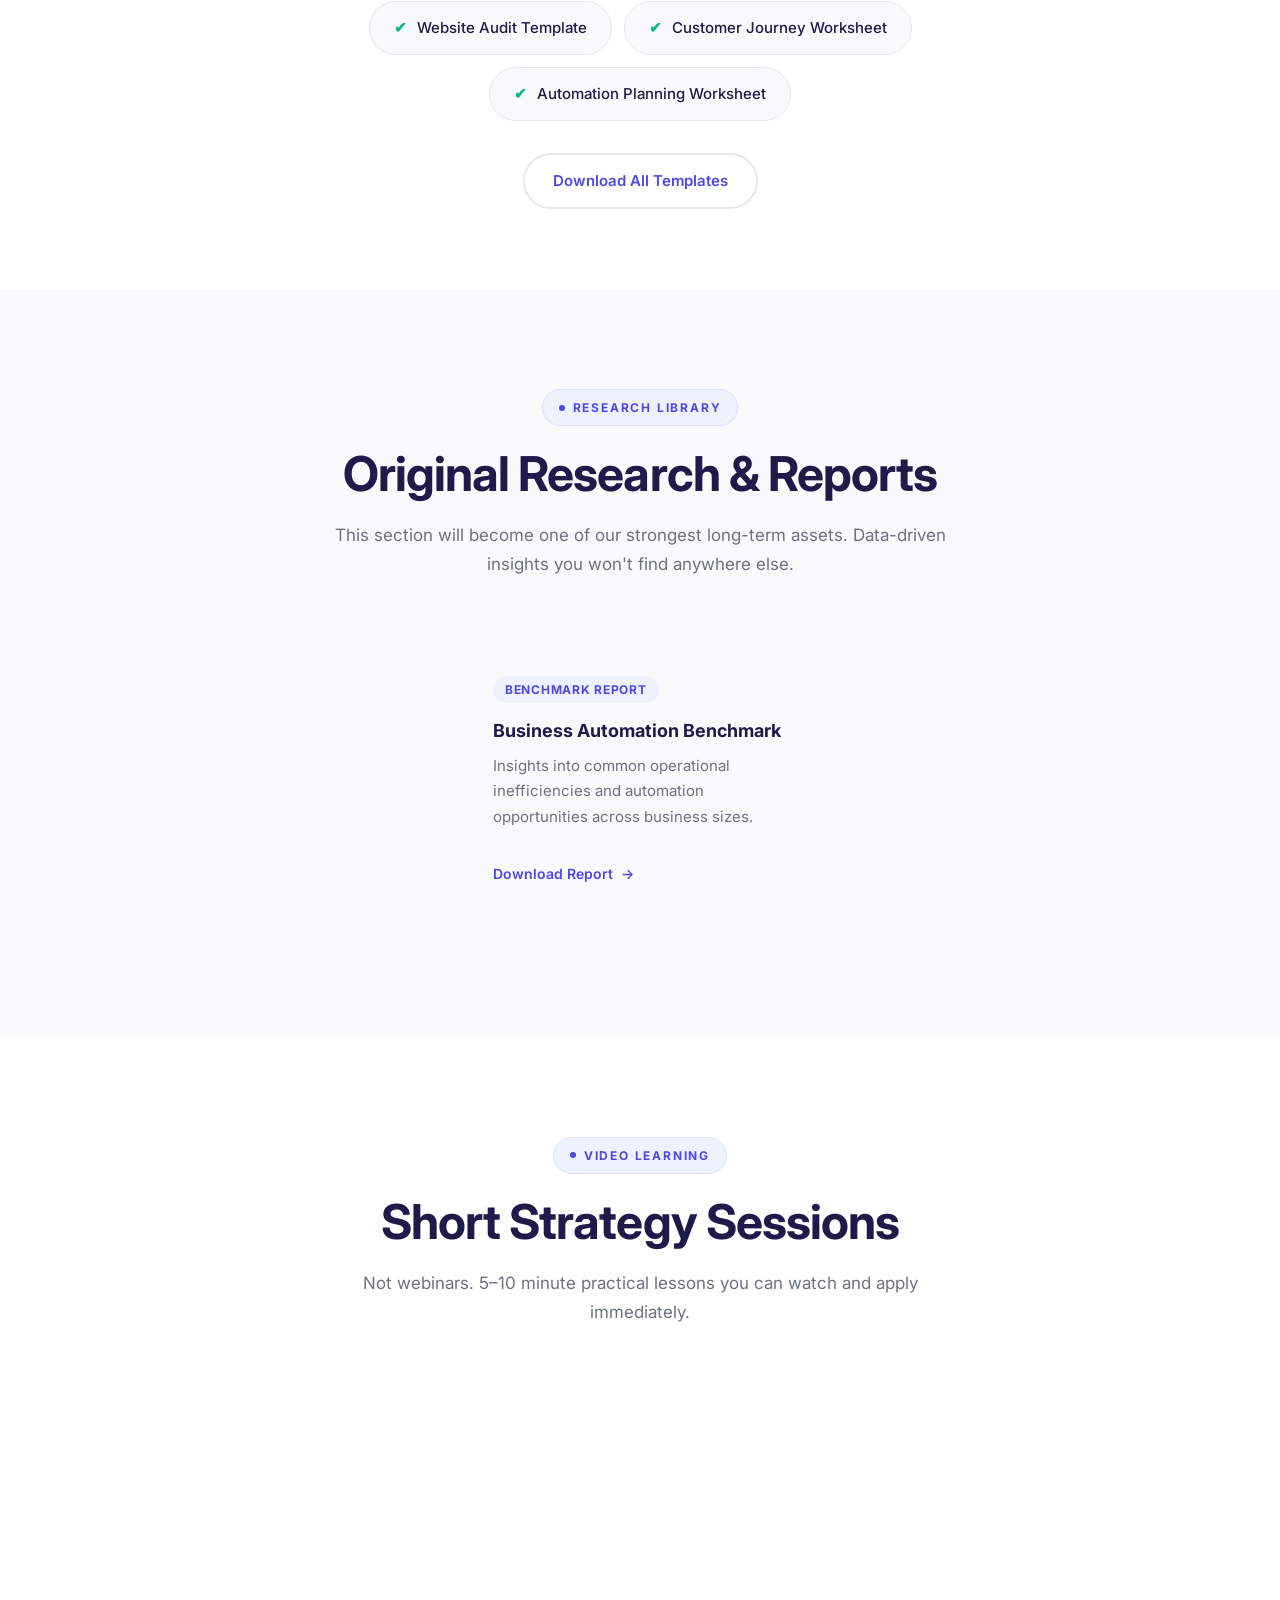
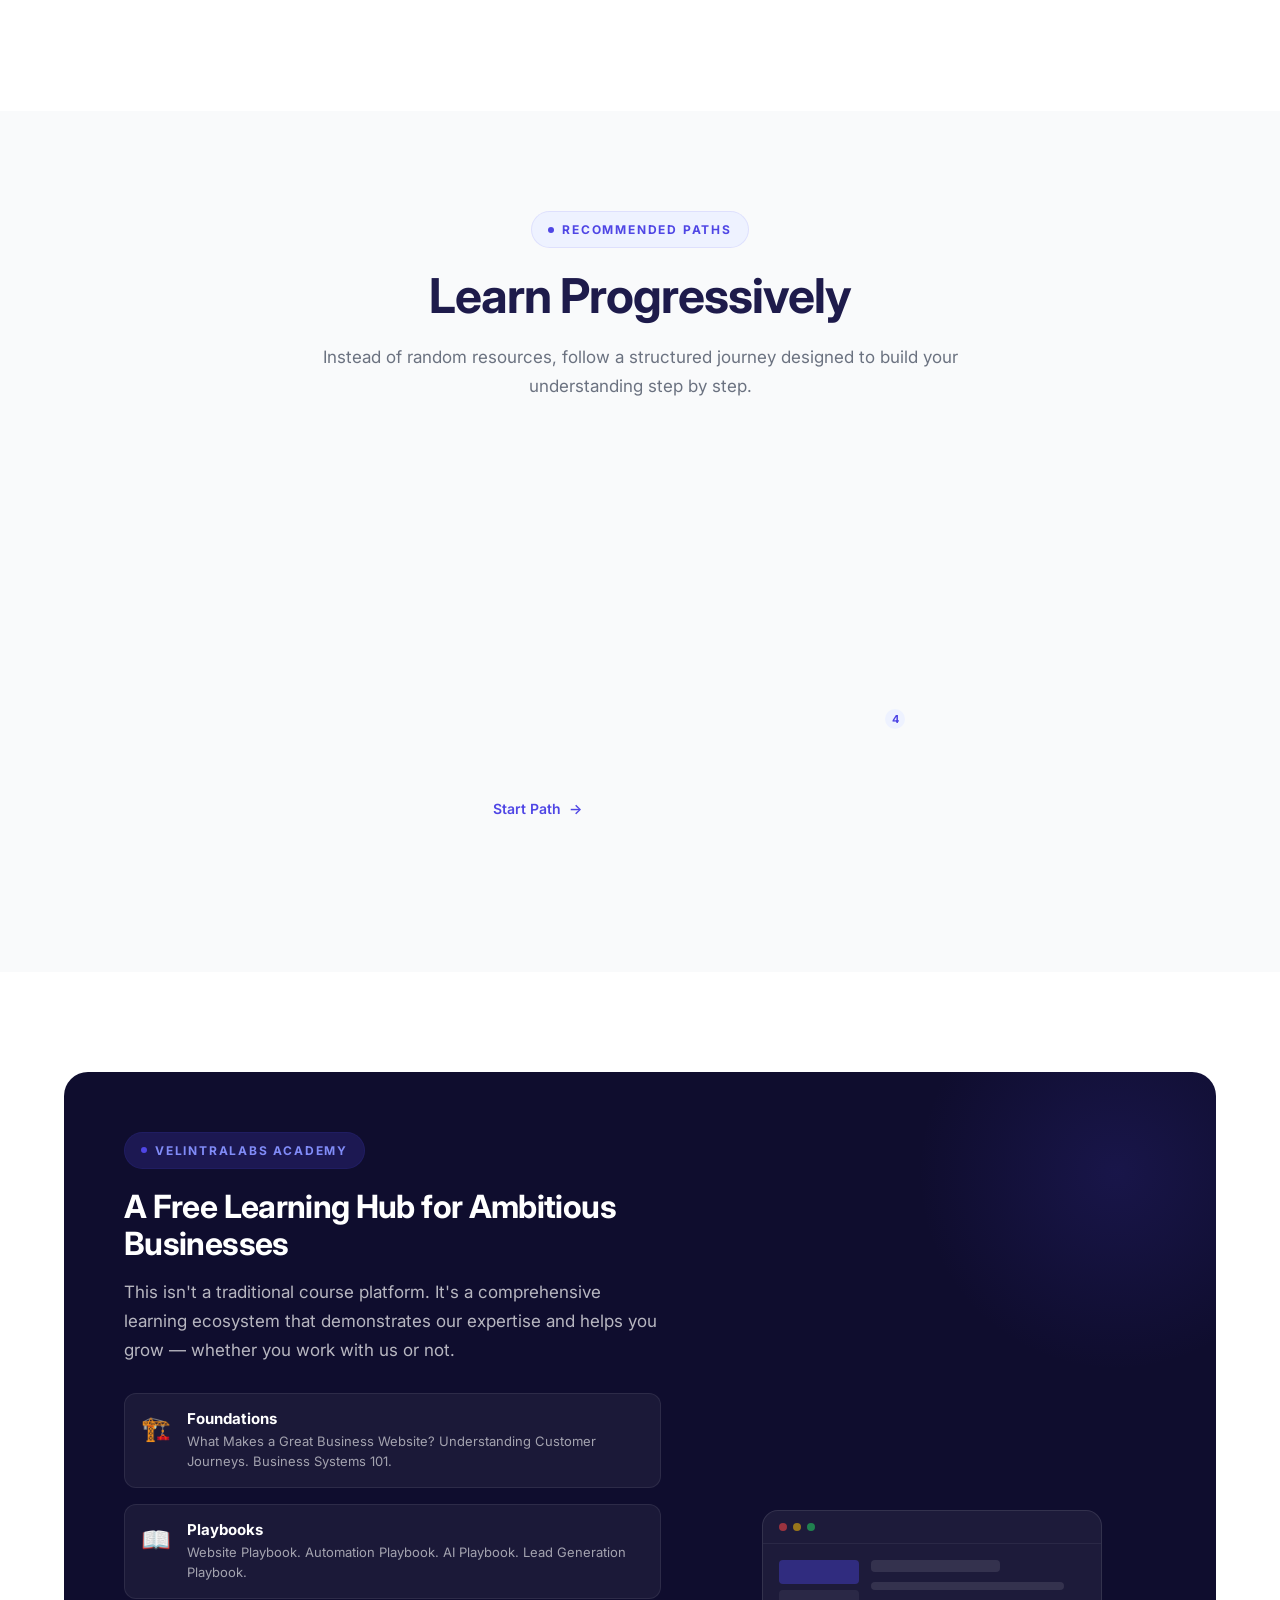
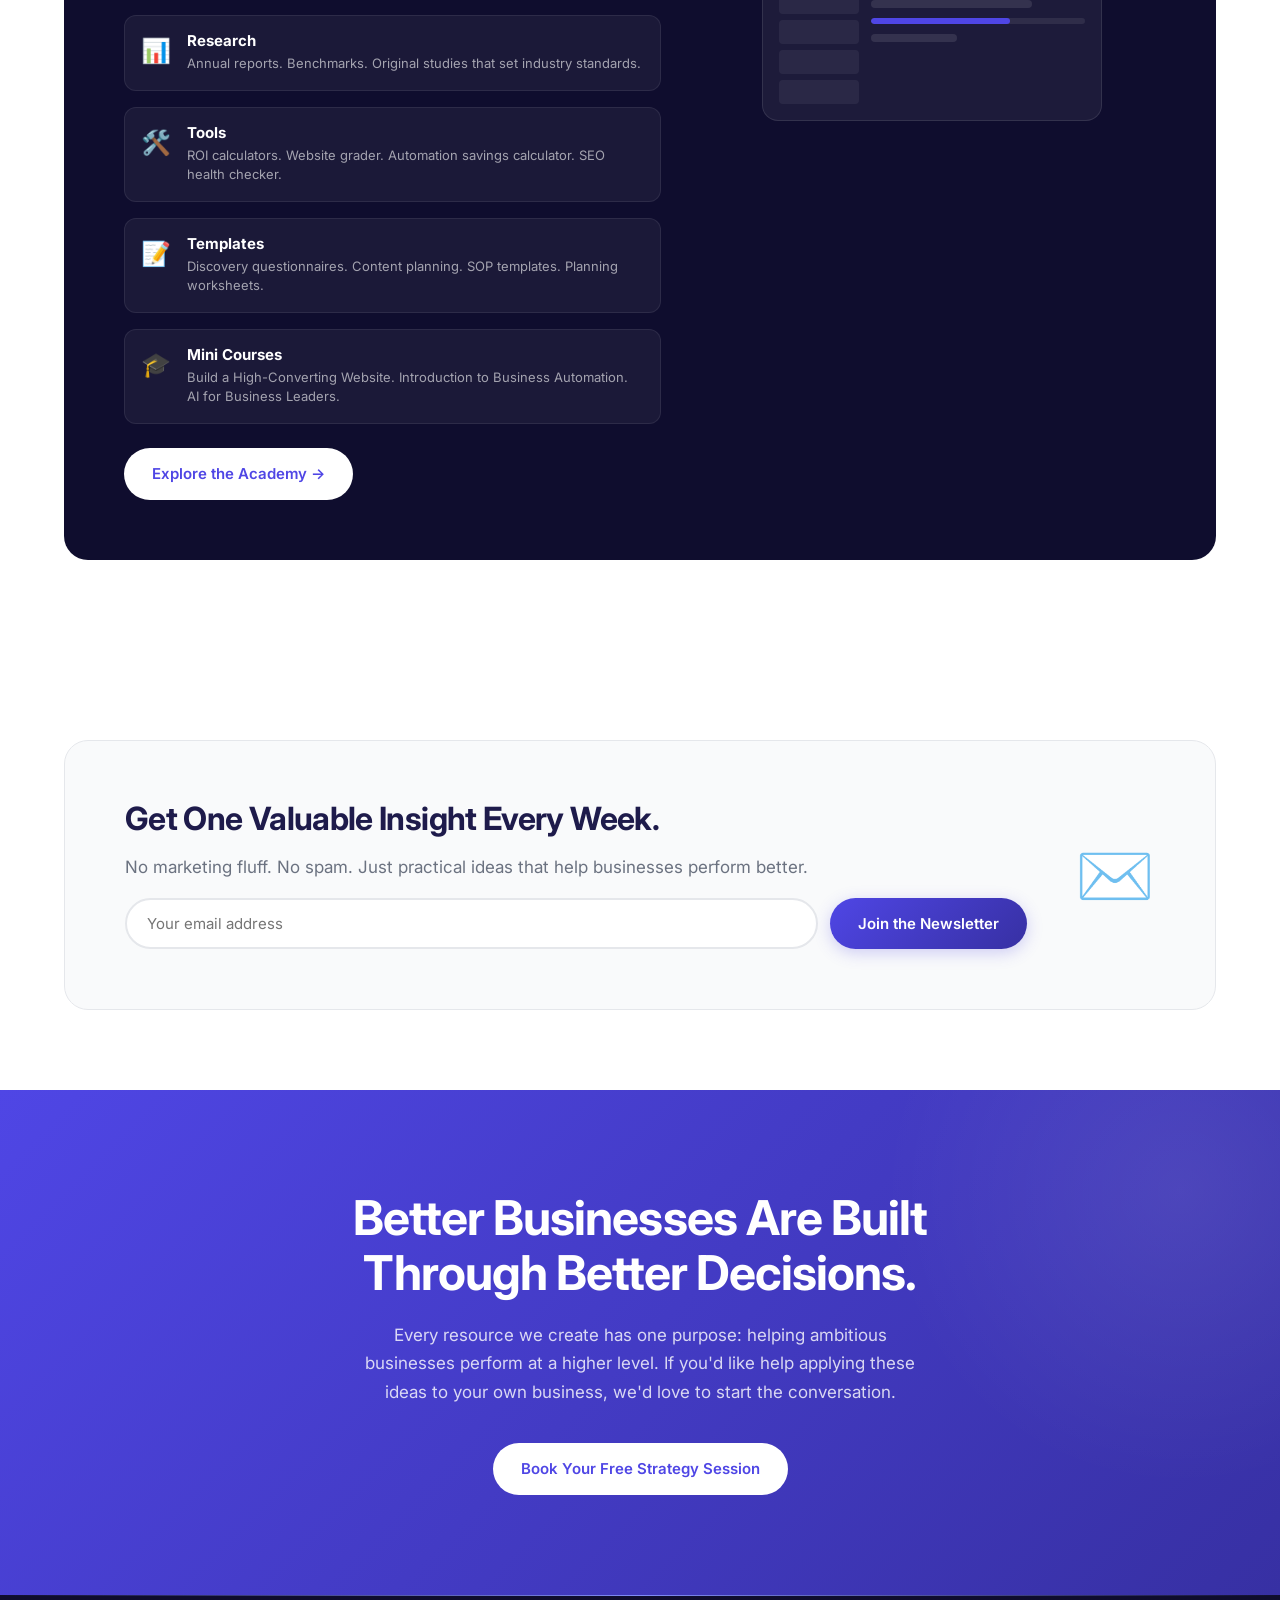
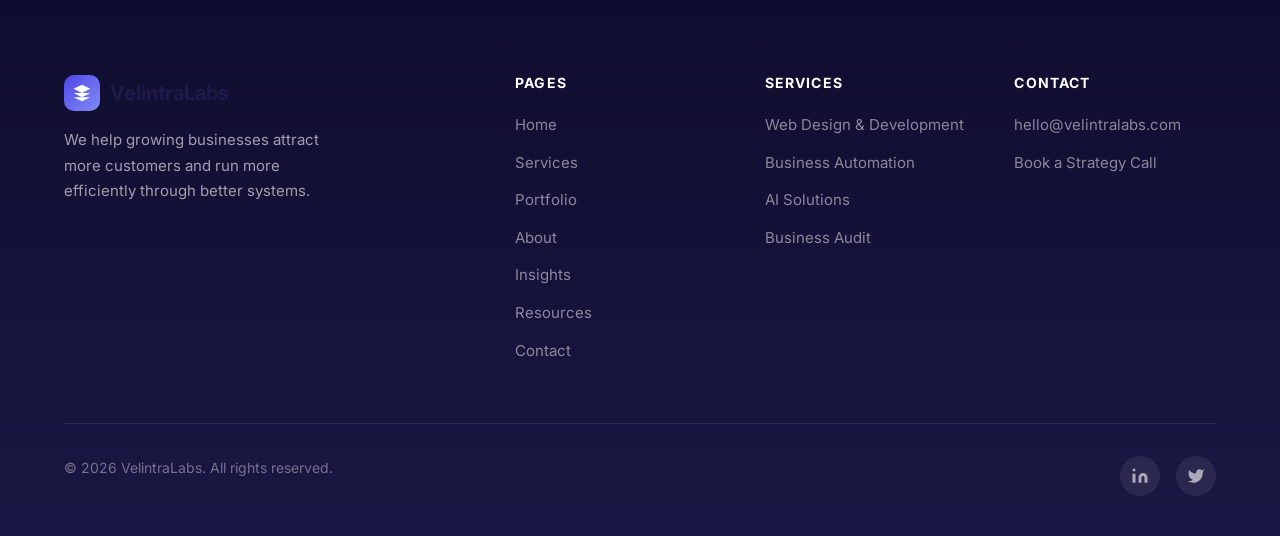
<file: resources.html>
<!DOCTYPE html>
<html lang="en">
<head>
  <meta charset="UTF-8">
  <meta name="viewport" content="width=device-width, initial-scale=1.0">
  <title>Resources — VelintraLabs</title>
  <meta name="description" content="Practical guides, checklists, templates, calculators, and research to help your business perform better. Free resources for ambitious businesses.">
  <link rel="preconnect" href="https://fonts.googleapis.com">
  <link rel="preconnect" href="https://fonts.gstatic.com" crossorigin>
  <link href="https://fonts.googleapis.com/css2?family=Inter:wght@400;500;600;700;800&display=swap" rel="stylesheet">
  <link rel="icon" type="image/svg+xml" href="favicon.svg">
  <link rel="icon" type="image/x-icon" href="favicon.ico">
  <link rel="apple-touch-icon" href="images/apple-touch-icon.png">
  <link rel="icon" type="image/png" sizes="32x32" href="images/favicon-32x32.png">
  <link rel="icon" type="image/png" sizes="16x16" href="images/favicon-16x16.png">
  <link rel="stylesheet" href="css/styles.css">
  <link rel="stylesheet" href="css/world-class.css">
  <link rel="stylesheet" href="css/masterpiece.css">
</head>
<body>
  <div class="grain-overlay"></div>
  <div class="loader"><div class="loader-content"><div class="loader-logo"><svg viewBox="0 0 24 24" fill="none" stroke="var(--color-primary)" stroke-width="2"><path d="M12 2L2 7l10 5 10-5-10-5zM2 17l10 5 10-5M2 12l10 5 10-5"/></svg></div><div class="loader-bar"><div class="loader-progress"></div></div></div></div>

  <!-- Navigation -->
  <nav class="navbar" id="navbar">
    <div class="container">
      <a href="/" class="nav-logo">
        <div class="nav-logo-icon"><svg viewBox="0 0 24 24"><path d="M12 2L2 7l10 5 10-5-10-5zM2 17l10 5 10-5M2 12l10 5 10-5"/></svg></div>
        VelintraLabs
      </a>
      <ul class="nav-links" id="navLinks">
        <li><a href="/">Home</a></li>
        <li><a href="/services">Services</a></li>
        <li><a href="/portfolio">Portfolio</a></li>
        <li><a href="/about">About</a></li>
        <li><a href="/insights">Insights</a></li>
        <li><a href="/resources" class="active">Resources</a></li>
        <li><a href="/contact">Contact</a></li>
      </ul>
      <div class="nav-cta"><a href="/contact" class="btn btn-primary magnetic-btn">Book a Strategy Call</a></div>
      <button class="nav-toggle" id="navToggle" aria-label="Toggle navigation"><span></span><span></span><span></span></button>
    </div>
  </nav>

  <!-- ═══════════════════════════════════════════
       HERO
       ═══════════════════════════════════════════ -->
  <section class="resources-hero">
    <div class="container">
      <h1>Practical Resources for Businesses That Want to <span style="background:linear-gradient(135deg,var(--color-primary),var(--color-primary-light));-webkit-background-clip:text;-webkit-text-fill-color:transparent;background-clip:text;">Perform Better.</span></h1>
      <div class="resources-hero-lines fade-in">
        <p>Growing a business shouldn't require guessing.</p>
        <p>Explore practical guides, checklists, templates, calculators, and research designed to help you improve your website, streamline operations, and build stronger business systems.</p>
        <p class="emphasis">Whether you work with us or not, our goal is simple:</p>
        <p class="highlight">Help you make better business decisions.</p>
      </div>
      <div class="hero-ctas fade-in" style="margin-top:32px;">
        <a href="#resources" class="btn btn-primary magnetic-btn">Explore Resources</a>
        <a href="#newsletter" class="btn btn-secondary">Subscribe for New Resources</a>
      </div>
    </div>
  </section>

  <!-- ═══════════════════════════════════════════
       FIND BY TOPIC
       ═══════════════════════════════════════════ -->
  <section class="find-topic-section">
    <div class="container">
      <div class="section-header fade-in">
        <span class="section-label">Browse by Topic</span>
        <h2>Find the Resource You Need</h2>
      </div>
      <div class="find-topics-grid fade-in">
        <a href="#" class="find-topic-card">
          <img src="images/service-website.svg" alt="Website Performance" class="find-topic-image">
          <div class="find-topic-icon" style="background:var(--color-primary-bg);">
            <svg viewBox="0 0 24 24" fill="none" stroke="var(--color-primary)" stroke-width="2" stroke-linecap="round" stroke-linejoin="round"><rect x="2" y="3" width="20" height="14" rx="2"/><line x1="8" y1="21" x2="16" y2="21"/><line x1="12" y1="17" x2="12" y2="21"/></svg>
          </div>
          <h3>Website Performance</h3>
          <p>Improve trust, conversions, and customer experience.</p>
          <span class="find-topic-cta">Explore Website Resources →</span>
        </a>
        <a href="#" class="find-topic-card">
          <img src="images/service-automation.svg" alt="Business Automation" class="find-topic-image">
          <div class="find-topic-icon" style="background:#FEF3C7;">
            <svg viewBox="0 0 24 24" fill="none" stroke="#D97706" stroke-width="2" stroke-linecap="round" stroke-linejoin="round"><polyline points="16 3 21 3 21 8"/><line x1="4" y1="20" x2="21" y2="3"/></svg>
          </div>
          <h3>Business Automation</h3>
          <p>Reduce repetitive work and improve operational efficiency.</p>
          <span class="find-topic-cta">Explore Automation Resources →</span>
        </a>
        <a href="#" class="find-topic-card">
          <img src="images/service-ai.svg" alt="Artificial Intelligence" class="find-topic-image">
          <div class="find-topic-icon" style="background:#ECFDF5;">
            <svg viewBox="0 0 24 24" fill="none" stroke="var(--color-accent-dark)" stroke-width="2" stroke-linecap="round" stroke-linejoin="round"><path d="M12 2a4 4 0 0 1 4 4c0 1.95-1.4 3.58-3.25 3.93"/><circle cx="12" cy="18" r="4"/></svg>
          </div>
          <h3>Artificial Intelligence</h3>
          <p>Understand where AI creates real business value.</p>
          <span class="find-topic-cta">Explore AI Resources →</span>
        </a>
        <a href="#" class="find-topic-card">
          <img src="images/hero-systems.svg" alt="Business Growth" class="find-topic-image">
          <div class="find-topic-icon" style="background:#EDE9FE;">
            <svg viewBox="0 0 24 24" fill="none" stroke="#7C3AED" stroke-width="2" stroke-linecap="round" stroke-linejoin="round"><path d="M12 20V10M18 20V4M6 20v-4"/></svg>
          </div>
          <h3>Business Growth</h3>
          <p>Build systems that support long-term growth.</p>
          <span class="find-topic-cta">Explore Growth Resources →</span>
        </a>
        <a href="#" class="find-topic-card">
          <div class="find-topic-image-placeholder" style="background:linear-gradient(135deg,#FCE7F3,#FBCFE8);">
            <svg width="48" height="48" viewBox="0 0 24 24" fill="none" stroke="#DB2777" stroke-width="1.5"><path d="M2 3h6a4 4 0 0 1 4 4v14a3 3 0 0 0-3-3H2z"/><path d="M22 3h-6a4 4 0 0 0-4 4v14a3 3 0 0 1 3-3h7z"/></svg>
          </div>
          <div class="find-topic-icon" style="background:#FCE7F3;">
            <svg viewBox="0 0 24 24" fill="none" stroke="#DB2777" stroke-width="2" stroke-linecap="round" stroke-linejoin="round"><path d="M2 3h6a4 4 0 0 1 4 4v14a3 3 0 0 0-3-3H2z"/><path d="M22 3h-6a4 4 0 0 0-4 4v14a3 3 0 0 1 3-3h7z"/></svg>
          </div>
          <h3>Research & Reports</h3>
          <p>Discover original research and industry insights.</p>
          <span class="find-topic-cta">Explore Research →</span>
        </a>
      </div>
    </div>
  </section>

  <!-- ═══════════════════════════════════════════
       FEATURED RESOURCES (Downloads)
       ═══════════════════════════════════════════ -->
  <section class="downloads-section" id="resources">
    <div class="container">
      <div class="section-header fade-in">
        <span class="section-label">Featured Resources</span>
        <h2>Downloadable Guides & Templates</h2>
        <p>Practical resources you can use immediately. No fluff — just actionable tools.</p>
      </div>
      <div class="downloads-grid fade-in">
        <div class="download-card tilt-card featured-download">
          <img src="images/service-website.svg" alt="Website Performance Checklist" class="download-card-image">
          <div class="download-card tilt-card-header">
            <span class="download-badge">Most Popular</span>
          </div>
          <h3>Website Performance Checklist</h3>
          <p>Can your website pass the 50-point performance review? Covers UX, speed, accessibility, SEO, trust signals, and conversion optimization.</p>
          <div class="download-meta"><span>📄 PDF</span><span>⏱ 15 min</span></div>
          <a href="#" class="btn btn-primary magnetic-btn" style="width:100%;justify-content:center;font-size:0.875rem;">Download Free</a>
        </div>
        <div class="download-card tilt-card">
          <img src="images/service-automation.svg" alt="Business Automation Playbook" class="download-card-image">
          <h3>Business Automation Playbook</h3>
          <p>Learn how to identify repetitive work, prioritize automation opportunities, and build workflows that save time.</p>
          <div class="download-meta"><span>📄 PDF</span></div>
          <a href="#" class="btn btn-secondary" style="width:100%;justify-content:center;font-size:0.875rem;">Download Free</a>
        </div>
        <div class="download-card tilt-card">
          <img src="images/blog-website-doubt.png" alt="Website Launch Checklist" class="download-card-image">
          <h3>Website Launch Checklist</h3>
          <p>Launching a website? Avoid common mistakes with our pre-launch checklist covering performance, SEO, analytics, and security.</p>
          <div class="download-meta"><span>📄 PDF</span></div>
          <a href="#" class="btn btn-secondary" style="width:100%;justify-content:center;font-size:0.875rem;">Download Free</a>
        </div>
        <div class="download-card tilt-card">
          <img src="images/service-ai.svg" alt="AI Readiness Guide" class="download-card-image">
          <h3>AI Readiness Guide</h3>
          <p>Is your business ready for AI? Understand where AI creates value — and where it doesn't.</p>
          <div class="download-meta"><span>📄 PDF</span></div>
          <a href="#" class="btn btn-secondary" style="width:100%;justify-content:center;font-size:0.875rem;">Download Free</a>
        </div>
        <div class="download-card tilt-card">
          <img src="images/hero-systems.svg" alt="Business Systems Assessment" class="download-card-image">
          <h3>Business Systems Assessment</h3>
          <p>Evaluate how well your current systems support growth. Identify gaps before they become expensive.</p>
          <div class="download-meta"><span>📄 PDF</span></div>
          <a href="#" class="btn btn-secondary" style="width:100%;justify-content:center;font-size:0.875rem;">Download Free</a>
        </div>
        <div class="download-card tilt-card">
          <img src="images/insight-featured.svg" alt="Lead Generation Blueprint" class="download-card-image">
          <h3>Lead Generation Blueprint</h3>
          <p>Learn how high-performing websites consistently turn visitors into qualified enquiries.</p>
          <div class="download-meta"><span>📄 PDF</span></div>
          <a href="#" class="btn btn-secondary" style="width:100%;justify-content:center;font-size:0.875rem;">Download Free</a>
        </div>
      </div>
    </div>
  </section>

  <!-- ═══════════════════════════════════════════
       INTERACTIVE TOOLS
       ═══════════════════════════════════════════ -->
  <section class="tools-section">
    <div class="container">
      <div class="section-header fade-in">
        <span class="section-label">Interactive Tools</span>
        <h2>Tools You Can Use Immediately</h2>
        <p>Instead of only offering downloads, we give businesses tools they can use right now.</p>
      </div>
      <div class="tools-grid fade-in">
        <div class="tool-card">
          <div class="tool-card-icon" style="background:var(--color-primary-bg);">
            <svg viewBox="0 0 24 24" fill="none" stroke="var(--color-primary)" stroke-width="2"><path d="M22 11.08V12a10 10 0 1 1-5.93-9.14"/><path d="M22 4L12 14.01l-3-3"/></svg>
          </div>
          <h3>Website Performance Score</h3>
          <p>Answer a few questions and receive a personalized website health score with practical recommendations.</p>
          <a href="#" class="btn btn-primary" style="font-size:0.8125rem; padding:10px 20px;">Start Assessment</a>
        </div>
        <div class="tool-card">
          <div class="tool-card-icon" style="background:#FEF3C7;">
            <svg viewBox="0 0 24 24" fill="none" stroke="#D97706" stroke-width="2"><circle cx="12" cy="12" r="10"/><polyline points="12 6 12 12 16 14"/></svg>
          </div>
          <h3>Automation Savings Calculator</h3>
          <p>Estimate how many hours your team could save every month by automating repetitive tasks.</p>
          <a href="#" class="btn btn-secondary" style="font-size:0.8125rem; padding:10px 20px;">Calculate My Savings</a>
        </div>
        <div class="tool-card">
          <div class="tool-card-icon" style="background:#FEE2E2;">
            <svg viewBox="0 0 24 24" fill="none" stroke="#DC2626" stroke-width="2"><line x1="12" y1="1" x2="12" y2="23"/><path d="M17 5H9.5a3.5 3.5 0 0 0 0 7h5a3.5 3.5 0 0 1 0 7H6"/></svg>
          </div>
          <h3>Cost of Inaction Calculator</h3>
          <p>Discover how much poor website performance could be costing your business in missed opportunities.</p>
          <a href="#" class="btn btn-secondary" style="font-size:0.8125rem; padding:10px 20px;">Run the Calculator</a>
        </div>
        <div class="tool-card">
          <div class="tool-card-icon" style="background:#ECFDF5;">
            <svg viewBox="0 0 24 24" fill="none" stroke="var(--color-accent-dark)" stroke-width="2"><path d="M12 2a4 4 0 0 1 4 4c0 1.95-1.4 3.58-3.25 3.93"/><circle cx="12" cy="18" r="4"/></svg>
          </div>
          <h3>AI Opportunity Assessment</h3>
          <p>Identify areas where AI could realistically improve your business operations.</p>
          <a href="#" class="btn btn-secondary" style="font-size:0.8125rem; padding:10px 20px;">Take the Assessment</a>
        </div>
      </div>
    </div>
  </section>

  <!-- ═══════════════════════════════════════════
       TEMPLATES
       ═══════════════════════════════════════════ -->
  <section class="templates-section">
    <div class="container">
      <div class="section-header fade-in">
        <span class="section-label">Templates</span>
        <h2>Ready-to-Use Documents</h2>
        <p>Practical templates you can customize and use in your business today.</p>
      </div>
      <div class="templates-grid fade-in">
        <div class="template-item">
          <span class="template-check">✔</span>
          <span>Website Content Planner</span>
        </div>
        <div class="template-item">
          <span class="template-check">✔</span>
          <span>Business Workflow Mapping Template</span>
        </div>
        <div class="template-item">
          <span class="template-check">✔</span>
          <span>Website Audit Template</span>
        </div>
        <div class="template-item">
          <span class="template-check">✔</span>
          <span>Customer Journey Worksheet</span>
        </div>
        <div class="template-item">
          <span class="template-check">✔</span>
          <span>Automation Planning Worksheet</span>
        </div>
      </div>
      <div style="text-align:center;margin-top:32px;">
        <a href="#" class="btn btn-secondary">Download All Templates</a>
      </div>
    </div>
  </section>

  <!-- ═══════════════════════════════════════════
       RESEARCH LIBRARY
       ═══════════════════════════════════════════ -->
  <section class="research-lib-section">
    <div class="container">
      <div class="section-header fade-in">
        <span class="section-label">Research Library</span>
        <h2>Original Research & Reports</h2>
        <p>This section will become one of our strongest long-term assets. Data-driven insights you won't find anywhere else.</p>
      </div>
      <div class="research-lib-grid fade-in">
        <div class="research-lib-card">
          <div class="research-lib-badge">Annual Report</div>
          <h3>The State of Business Websites</h3>
          <p>An annual review of website performance trends, usability, and conversion practices across industries.</p>
          <a href="#" class="btn btn-ghost" style="font-size:0.875rem;">Download Report <span class="arrow">→</span></a>
        </div>
        <div class="research-lib-card">
          <div class="research-lib-badge">Benchmark Report</div>
          <h3>Business Automation Benchmark</h3>
          <p>Insights into common operational inefficiencies and automation opportunities across business sizes.</p>
          <a href="#" class="btn btn-ghost" style="font-size:0.875rem;">Download Report <span class="arrow">→</span></a>
        </div>
        <div class="research-lib-card">
          <div class="research-lib-badge">Industry Report</div>
          <h3>The Customer Experience Report</h3>
          <p>How leading businesses create digital experiences that build trust and encourage action.</p>
          <a href="#" class="btn btn-ghost" style="font-size:0.875rem;">Download Report <span class="arrow">→</span></a>
        </div>
      </div>
    </div>
  </section>

  <!-- ═══════════════════════════════════════════
       VIDEO LEARNING CENTER
       ═══════════════════════════════════════════ -->
  <section class="video-section">
    <div class="container">
      <div class="section-header fade-in">
        <span class="section-label">Video Learning</span>
        <h2>Short Strategy Sessions</h2>
        <p>Not webinars. 5–10 minute practical lessons you can watch and apply immediately.</p>
      </div>
      <div class="video-grid fade-in">
        <div class="video-card">
          <div class="video-thumbnail" style="background:linear-gradient(135deg,var(--color-primary-bg),#E0E7FF);">
            <div class="video-play">▶</div>
          </div>
          <div class="video-card-content">
            <span class="video-duration">8 min</span>
            <h4>Why Most Websites Fail</h4>
          </div>
        </div>
        <div class="video-card">
          <div class="video-thumbnail" style="background:linear-gradient(135deg,#ECFDF5,#D1FAE5);">
            <div class="video-play">▶</div>
          </div>
          <div class="video-card-content">
            <span class="video-duration">6 min</span>
            <h4>The Psychology of High-Converting Websites</h4>
          </div>
        </div>
        <div class="video-card">
          <div class="video-thumbnail" style="background:linear-gradient(135deg,#FEF3C7,#FDE68A);">
            <div class="video-play">▶</div>
          </div>
          <div class="video-card-content">
            <span class="video-duration">10 min</span>
            <h4>How to Automate Without Overcomplicating</h4>
          </div>
        </div>
        <div class="video-card">
          <div class="video-thumbnail" style="background:linear-gradient(135deg,#EDE9FE,#DDD6FE);">
            <div class="video-play">▶</div>
          </div>
          <div class="video-card-content">
            <span class="video-duration">7 min</span>
            <h4>AI for Small Businesses</h4>
          </div>
        </div>
        <div class="video-card">
          <div class="video-thumbnail" style="background:linear-gradient(135deg,#FCE7F3,#FBCFE8);">
            <div class="video-play">▶</div>
          </div>
          <div class="video-card-content">
            <span class="video-duration">5 min</span>
            <h4>What Every CEO Should Measure</h4>
          </div>
        </div>
      </div>
    </div>
  </section>

  <!-- ═══════════════════════════════════════════
       LEARNING PATHS
       ═══════════════════════════════════════════ -->
  <section class="learning-paths-section">
    <div class="container">
      <div class="section-header fade-in">
        <span class="section-label">Recommended Paths</span>
        <h2>Learn Progressively</h2>
        <p>Instead of random resources, follow a structured journey designed to build your understanding step by step.</p>
      </div>
      <div class="learning-paths-grid fade-in">
        <div class="learning-path-card">
          <div class="learning-path-icon" style="background:var(--color-primary-bg);">🌐</div>
          <h3>I'm Planning a New Website</h3>
          <ol class="learning-path-steps">
            <li>Website Strategy</li>
            <li>Homepage Psychology</li>
            <li>Conversion Optimization</li>
            <li>Trust Building</li>
            <li>Launch Checklist</li>
          </ol>
          <a href="#" class="btn btn-ghost" style="font-size:0.875rem;">Start Path <span class="arrow">→</span></a>
        </div>
        <div class="learning-path-card">
          <div class="learning-path-icon" style="background:#FEF3C7;">⚙️</div>
          <h3>I Want to Automate My Business</h3>
          <ol class="learning-path-steps">
            <li>Process Mapping</li>
            <li>Automation Priorities</li>
            <li>Integration Planning</li>
            <li>AI vs Automation</li>
            <li>Measuring ROI</li>
          </ol>
          <a href="#" class="btn btn-ghost" style="font-size:0.875rem;">Start Path <span class="arrow">→</span></a>
        </div>
        <div class="learning-path-card">
          <div class="learning-path-icon" style="background:#ECFDF5;">📈</div>
          <h3>I Want to Scale</h3>
          <ol class="learning-path-steps">
            <li>Systems Thinking</li>
            <li>Customer Experience</li>
            <li>Operational Efficiency</li>
            <li>Business Performance Metrics</li>
            <li>Leadership Through Systems</li>
          </ol>
          <a href="#" class="btn btn-ghost" style="font-size:0.875rem;">Start Path <span class="arrow">→</span></a>
        </div>
      </div>
    </div>
  </section>

  <!-- ═══════════════════════════════════════════
       VELINTRALABS ACADEMY
       ═══════════════════════════════════════════ -->
  <section class="academy-section">
    <div class="container">
      <div class="academy-card fade-in">
        <div class="academy-content">
          <span class="section-label" style="background:rgba(79,70,229,0.2);color:var(--color-primary-light);">VelintraLabs Academy</span>
          <h2>A Free Learning Hub for Ambitious Businesses</h2>
          <p>This isn't a traditional course platform. It's a comprehensive learning ecosystem that demonstrates our expertise and helps you grow — whether you work with us or not.</p>
          <div class="academy-modules">
            <div class="academy-module">
              <div class="academy-module-icon">🏗️</div>
              <div>
                <h4>Foundations</h4>
                <p>What Makes a Great Business Website? Understanding Customer Journeys. Business Systems 101.</p>
              </div>
            </div>
            <div class="academy-module">
              <div class="academy-module-icon">📖</div>
              <div>
                <h4>Playbooks</h4>
                <p>Website Playbook. Automation Playbook. AI Playbook. Lead Generation Playbook.</p>
              </div>
            </div>
            <div class="academy-module">
              <div class="academy-module-icon">📊</div>
              <div>
                <h4>Research</h4>
                <p>Annual reports. Benchmarks. Original studies that set industry standards.</p>
              </div>
            </div>
            <div class="academy-module">
              <div class="academy-module-icon">🛠️</div>
              <div>
                <h4>Tools</h4>
                <p>ROI calculators. Website grader. Automation savings calculator. SEO health checker.</p>
              </div>
            </div>
            <div class="academy-module">
              <div class="academy-module-icon">📝</div>
              <div>
                <h4>Templates</h4>
                <p>Discovery questionnaires. Content planning. SOP templates. Planning worksheets.</p>
              </div>
            </div>
            <div class="academy-module">
              <div class="academy-module-icon">🎓</div>
              <div>
                <h4>Mini Courses</h4>
                <p>Build a High-Converting Website. Introduction to Business Automation. AI for Business Leaders.</p>
              </div>
            </div>
          </div>
          <a href="#" class="btn btn-white" style="margin-top:24px;">Explore the Academy →</a>
        </div>
        <div class="academy-visual">
          <div class="academy-mockup">
            <div class="academy-mockup-header"><div class="mock-dot"></div><div class="mock-dot"></div><div class="mock-dot"></div></div>
            <div class="academy-mockup-body">
              <div class="mock-sidebar">
                <div class="mock-sidebar-item active"></div>
                <div class="mock-sidebar-item"></div>
                <div class="mock-sidebar-item"></div>
                <div class="mock-sidebar-item"></div>
                <div class="mock-sidebar-item"></div>
              </div>
              <div class="mock-main">
                <div class="mock-bar" style="width:60%;height:12px;"></div>
                <div class="mock-bar" style="width:90%;"></div>
                <div class="mock-bar" style="width:75%;"></div>
                <div class="mock-progress">
                  <div class="mock-progress-bar" style="width:65%;"></div>
                </div>
                <div class="mock-bar" style="width:40%;"></div>
              </div>
            </div>
          </div>
        </div>
      </div>
    </div>
  </section>

  <!-- ═══════════════════════════════════════════
       NEWSLETTER
       ═══════════════════════════════════════════ -->
  <section class="newsletter-section" id="newsletter">
    <div class="container">
      <div class="newsletter-card fade-in">
        <div class="newsletter-content">
          <h2>Get One Valuable Insight Every Week.</h2>
          <p>No marketing fluff. No spam. Just practical ideas that help businesses perform better.</p>
          <form class="newsletter-form" onsubmit="event.preventDefault(); alert('Thank you! You\'re subscribed.');">
            <input type="email" placeholder="Your email address" required>
            <button type="submit" class="btn btn-primary">Join the Newsletter</button>
          </form>
        </div>
        <div class="newsletter-visual">
          <div style="font-size:4rem;">✉️</div>
        </div>
      </div>
    </div>
  </section>

  <!-- ═══════════════════════════════════════════
       FINAL CTA
       ═══════════════════════════════════════════ -->
  <section class="final-cta">
    <div class="container fade-in">
      <h2>Better Businesses Are Built Through Better Decisions.</h2>
      <p>Every resource we create has one purpose: helping ambitious businesses perform at a higher level. If you'd like help applying these ideas to your own business, we'd love to start the conversation.</p>
      <a href="/contact" class="btn btn-white">Book Your Free Strategy Session</a>
    </div>
  </section>

  <!-- Footer -->
  <footer class="footer">
    <div class="container">
      <div class="footer-grid">
        <div class="footer-brand">
          <a href="/" class="nav-logo">
            <div class="nav-logo-icon"><svg viewBox="0 0 24 24"><path d="M12 2L2 7l10 5 10-5-10-5zM2 17l10 5 10-5M2 12l10 5 10-5"/></svg></div>
            VelintraLabs
          </a>
          <p>We help growing businesses attract more customers and run more efficiently through better systems.</p>
        </div>
        <div class="footer-col"><h4>Pages</h4><ul>
          <li><a href="/">Home</a></li><li><a href="/services">Services</a></li><li><a href="/portfolio">Portfolio</a></li><li><a href="/about">About</a></li><li><a href="/insights">Insights</a></li><li><a href="/resources">Resources</a></li><li><a href="/contact">Contact</a></li>
        </ul></div>
        <div class="footer-col"><h4>Services</h4><ul>
          <li><a href="/services">Web Design & Development</a></li><li><a href="/services">Business Automation</a></li><li><a href="/services">AI Solutions</a></li><li><a href="/services">Business Audit</a></li>
        </ul></div>
        <div class="footer-col"><h4>Contact</h4><ul>
          <li><a href="mailto:hello@velintralabs.com">hello@velintralabs.com</a></li><li><a href="/contact">Book a Strategy Call</a></li>
        </ul></div>
      </div>
      <div class="footer-bottom">
        <p>&copy; 2026 VelintraLabs. All rights reserved.</p>
        <div class="footer-social">
          <a href="#" aria-label="LinkedIn"><svg viewBox="0 0 24 24"><path d="M16 8a6 6 0 0 1 6 6v7h-4v-7a2 2 0 0 0-2-2 2 2 0 0 0-2 2v7h-4v-7a6 6 0 0 1 6-6z"/><rect x="2" y="9" width="4" height="12"/><circle cx="4" cy="4" r="2"/></svg></a>
          <a href="#" aria-label="Twitter"><svg viewBox="0 0 24 24"><path d="M23 3a10.9 10.9 0 0 1-3.14 1.53 4.48 4.48 0 0 0-7.86 3v1A10.66 10.66 0 0 1 3 4s-4 9 5 13a11.64 11.64 0 0 1-7 2c9 5 20 0 20-11.5a4.5 4.5 0 0 0-.08-.83A7.72 7.72 0 0 0 23 3z"/></svg></a>
        </div>
      </div>
    </div>
  </footer>

  <script src="js/script.js"></script>
  <script src="js/animations.js"></script>
  <script src="js/masterpiece.js"></script>
</body>
</html>
</file>
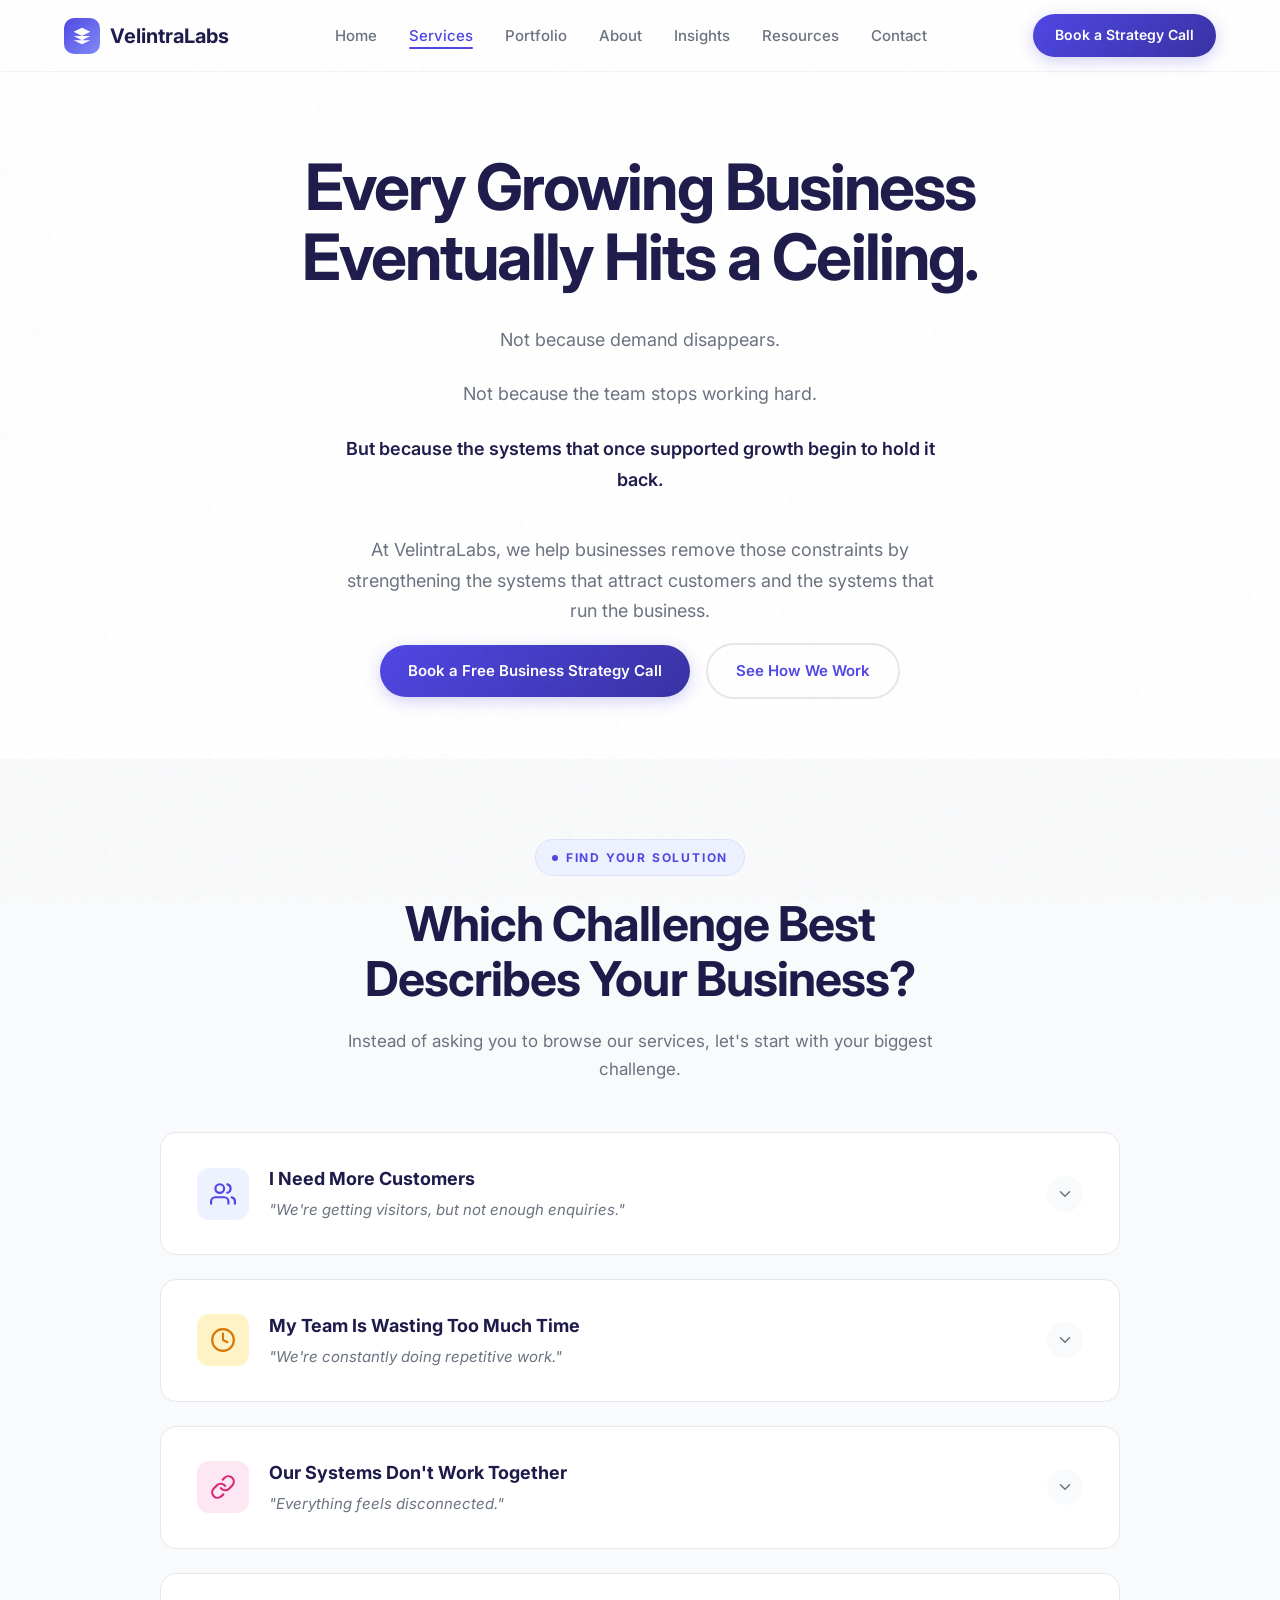
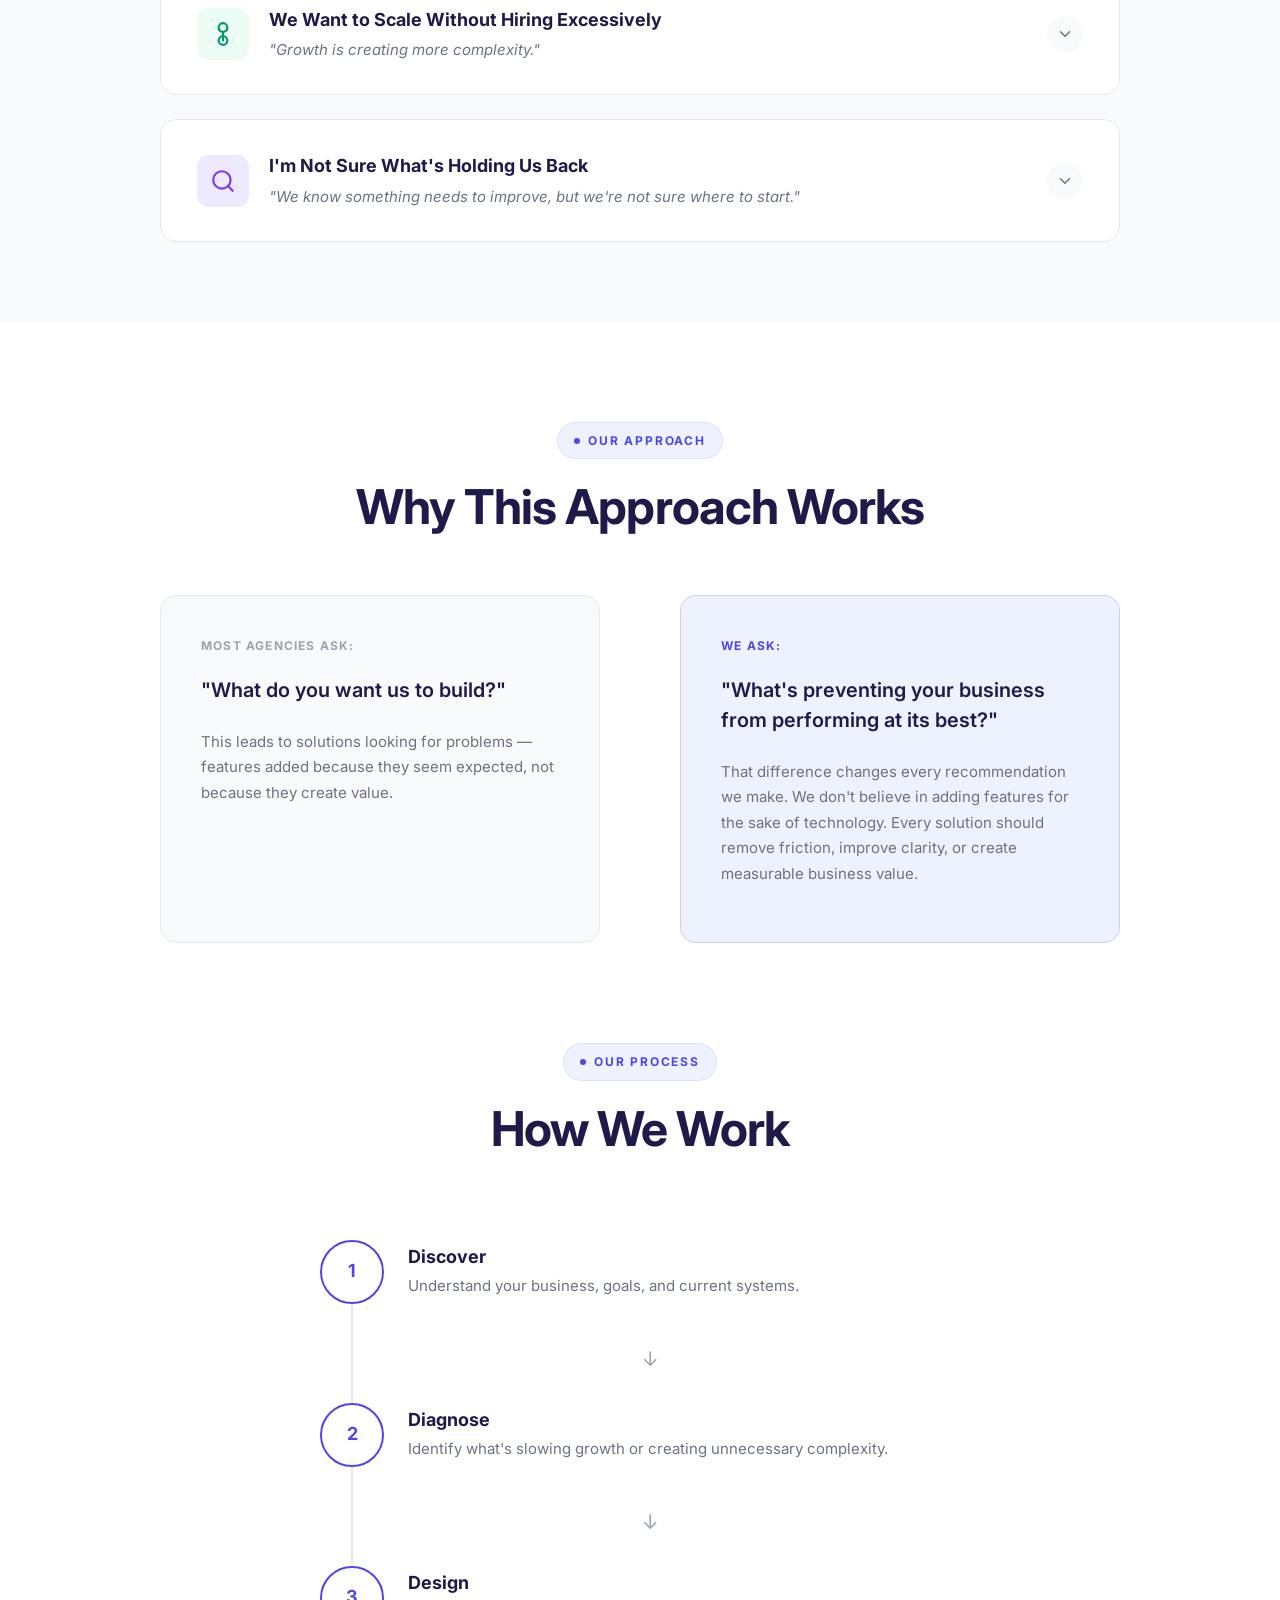
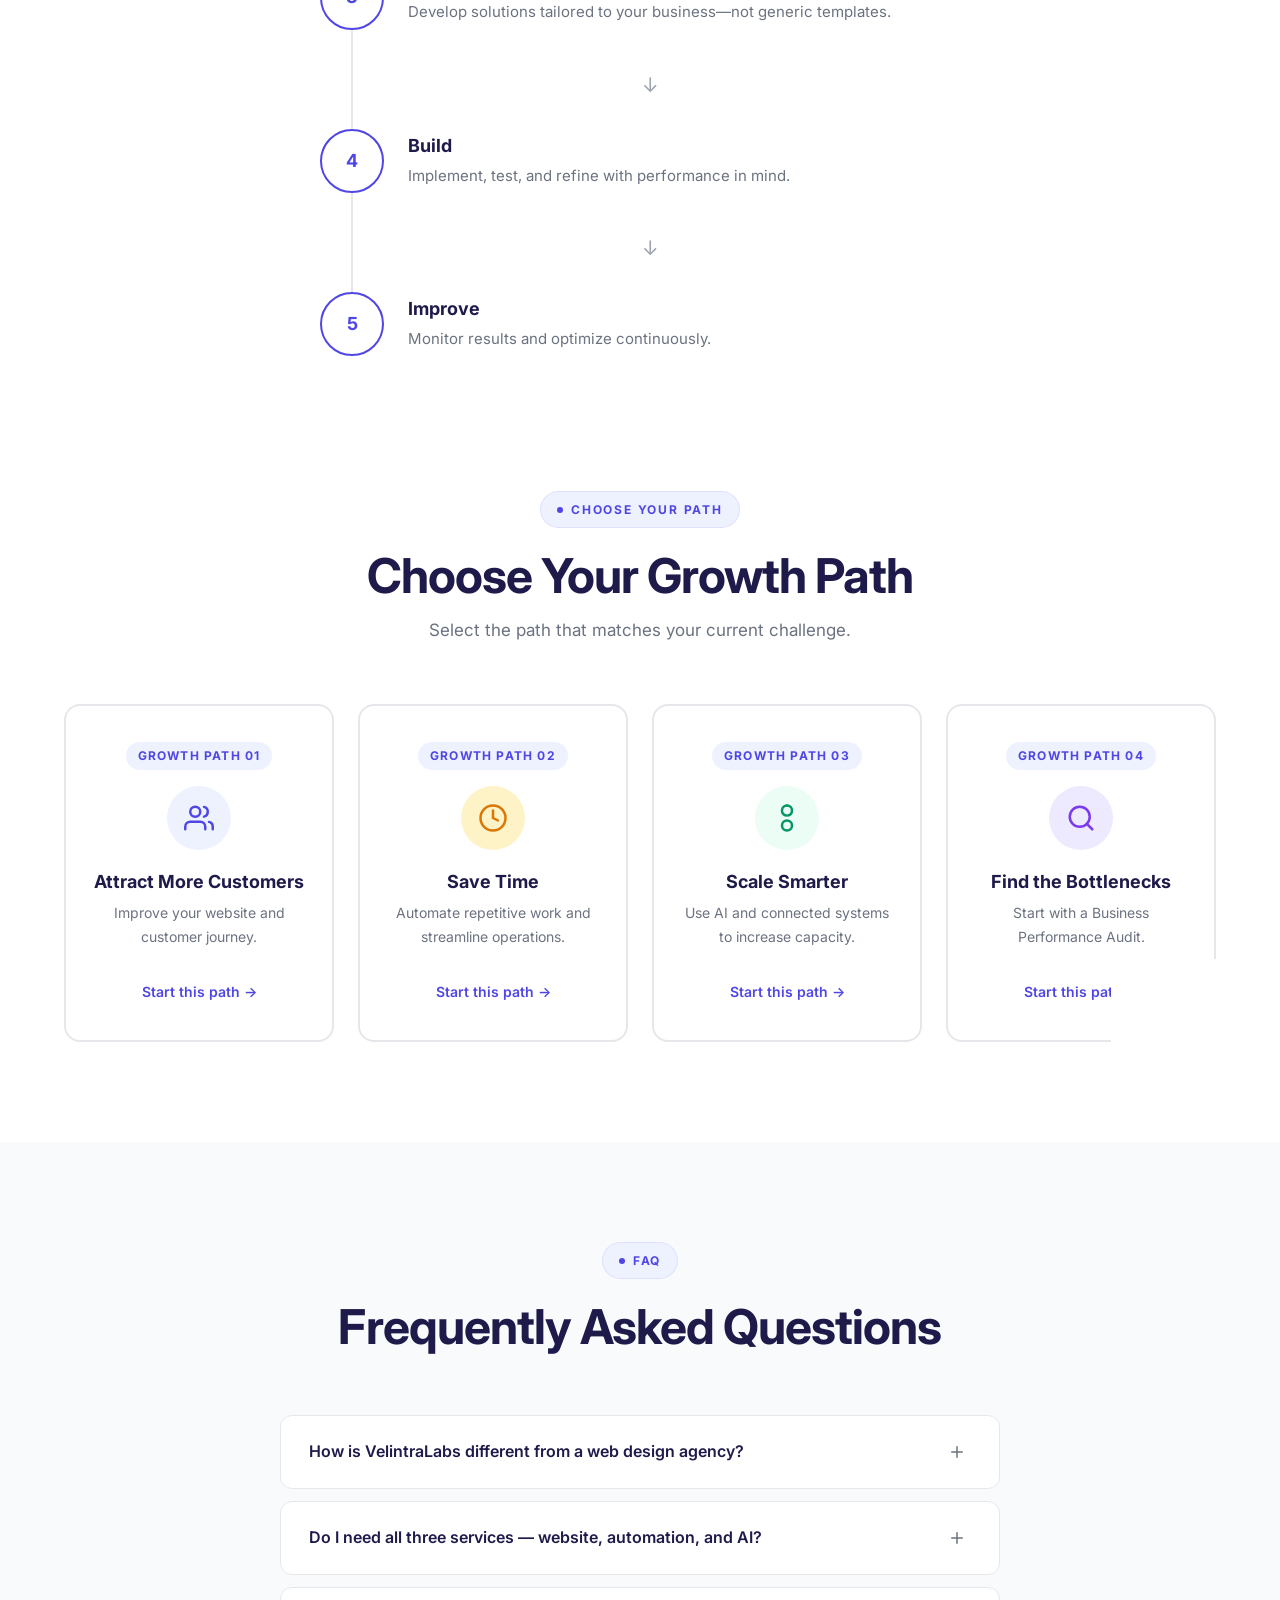
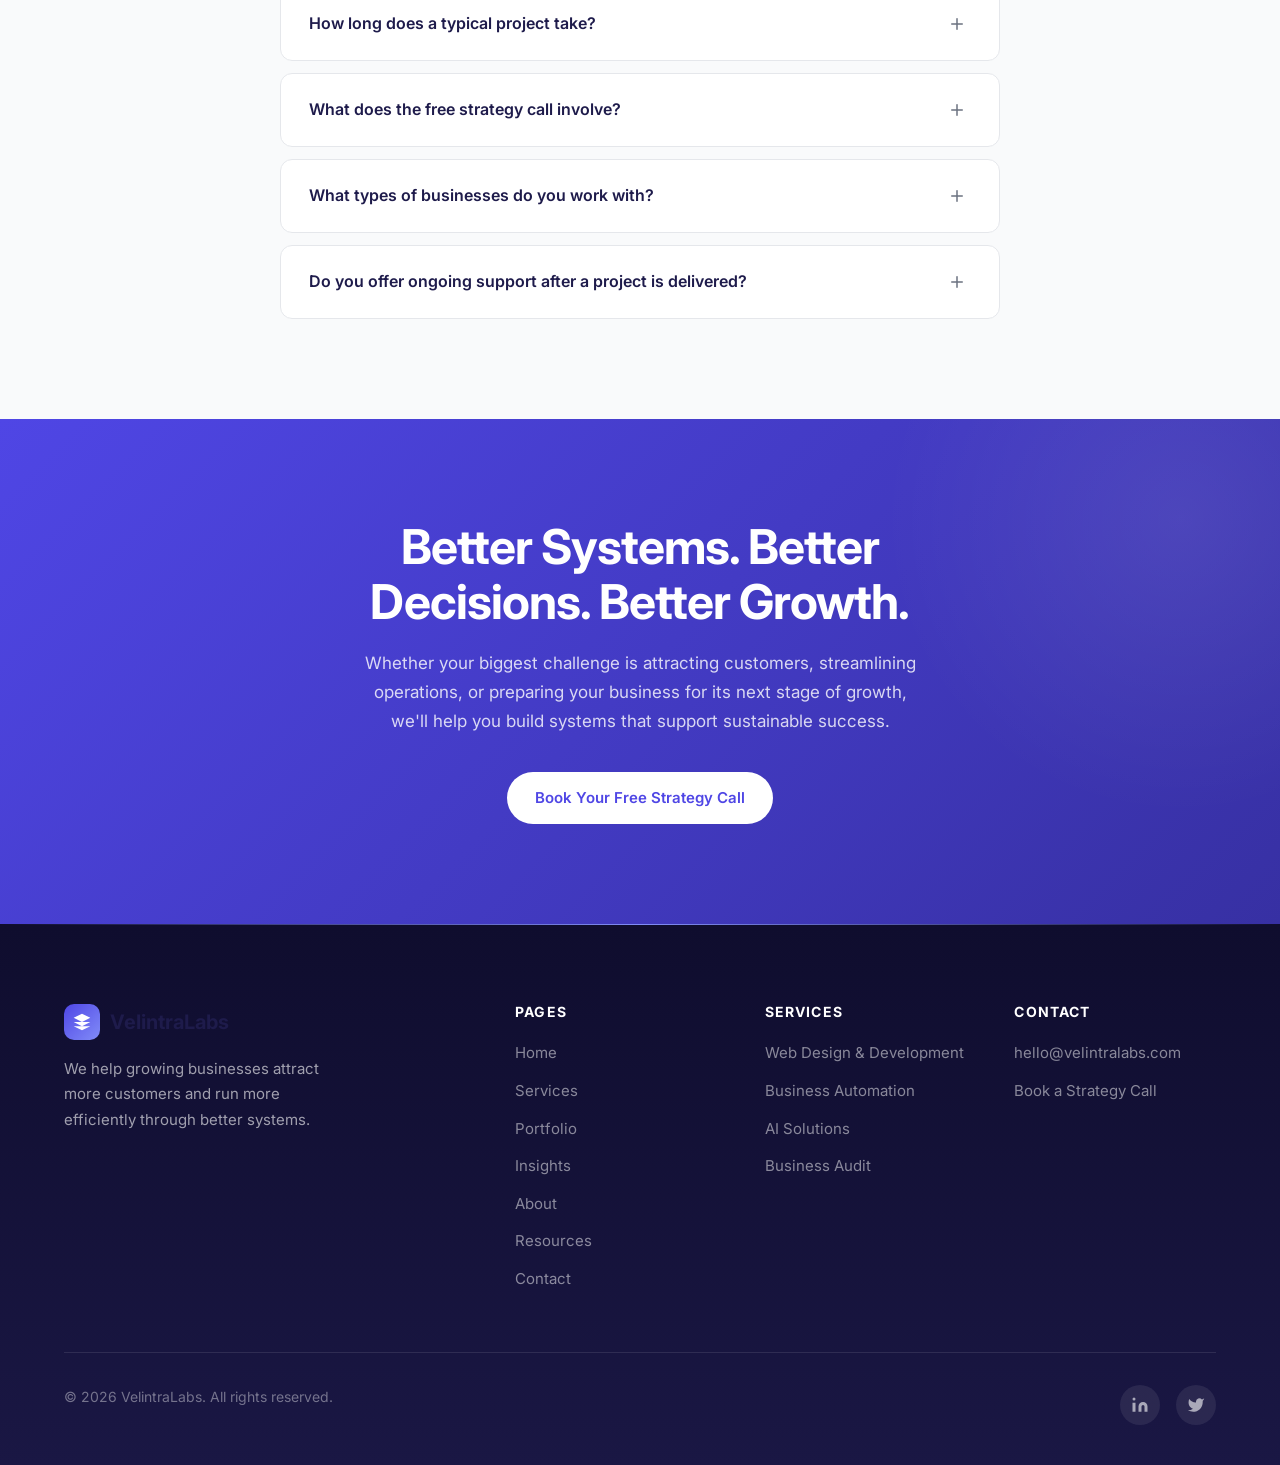
<file: services.html>
<!DOCTYPE html>
<html lang="en">
<head>
  <meta charset="UTF-8">
  <meta name="viewport" content="width=device-width, initial-scale=1.0">
  <title>Services — VelintraLabs</title>
  <meta name="description" content="We help growing businesses remove constraints by strengthening the systems that attract customers and the systems that run the business.">
  <link rel="preconnect" href="https://fonts.googleapis.com">
  <link rel="preconnect" href="https://fonts.gstatic.com" crossorigin>
  <link href="https://fonts.googleapis.com/css2?family=Inter:wght@400;500;600;700;800&display=swap" rel="stylesheet">
  <link rel="icon" type="image/svg+xml" href="favicon.svg">
  <link rel="icon" type="image/x-icon" href="favicon.ico">
  <link rel="apple-touch-icon" href="images/apple-touch-icon.png">
  <link rel="icon" type="image/png" sizes="32x32" href="images/favicon-32x32.png">
  <link rel="icon" type="image/png" sizes="16x16" href="images/favicon-16x16.png">
  <link rel="stylesheet" href="css/styles.css">
  <link rel="stylesheet" href="css/world-class.css">
  <link rel="stylesheet" href="css/masterpiece.css">
</head>
<body>
  <div class="grain-overlay"></div>
  <div class="loader"><div class="loader-content"><div class="loader-logo"><svg viewBox="0 0 24 24" fill="none" stroke="var(--color-primary)" stroke-width="2"><path d="M12 2L2 7l10 5 10-5-10-5zM2 17l10 5 10-5M2 12l10 5 10-5"/></svg></div><div class="loader-bar"><div class="loader-progress"></div></div></div></div>

  <!-- Navigation -->
  <nav class="navbar" id="navbar">
    <div class="container">
      <a href="/" class="nav-logo">
        <div class="nav-logo-icon">
          <svg viewBox="0 0 24 24"><path d="M12 2L2 7l10 5 10-5-10-5zM2 17l10 5 10-5M2 12l10 5 10-5"/></svg>
        </div>
        VelintraLabs
      </a>
      <ul class="nav-links" id="navLinks">
        <li><a href="/">Home</a></li>
        <li><a href="/services" class="active">Services</a></li>
        <li><a href="/portfolio">Portfolio</a></li>
        <li><a href="/about">About</a></li>
        <li><a href="/insights">Insights</a></li>
        <li><a href="/resources">Resources</a></li>
        <li><a href="/contact">Contact</a></li>
      </ul>
      <div class="nav-cta">
        <a href="/contact" class="btn btn-primary">Book a Strategy Call</a>
      </div>
      <button class="nav-toggle" id="navToggle" aria-label="Toggle navigation">
        <span></span><span></span><span></span>
      </button>
    </div>
  </nav>

  <!-- ═══════════════════════════════════════════
       HERO SECTION
       ═══════════════════════════════════════════ -->
  <section class="services-hero">
    <div class="container">
      <h1>Every Growing Business Eventually Hits a Ceiling.</h1>
      <div class="services-hero-lines fade-in">
        <p>Not because demand disappears.</p>
        <p>Not because the team stops working hard.</p>
        <p class="emphasis">But because the systems that once supported growth begin to hold it back.</p>
        <p style="margin-top: 16px;">At VelintraLabs, we help businesses remove those constraints by strengthening the systems that attract customers and the systems that run the business.</p>
      </div>
      <div class="hero-ctas fade-in">
        <a href="/contact" class="btn btn-primary">Book a Free Business Strategy Call</a>
        <a href="#process" class="btn btn-secondary">See How We Work</a>
      </div>
    </div>
  </section>

  <!-- ═══════════════════════════════════════════
       CHALLENGE SELECTOR
       ═══════════════════════════════════════════ -->
  <section class="challenge-section">
    <div class="container">
      <div class="challenge-intro fade-in">
        <span class="section-label">Find Your Solution</span>
        <h2>Which Challenge Best Describes Your Business?</h2>
        <p>Instead of asking you to browse our services, let's start with your biggest challenge.</p>
      </div>

      <div class="challenge-cards">

        <!-- Challenge 1: Need More Customers -->
        <div class="challenge-card fade-in" data-challenge>
          <div class="challenge-header">
            <div class="challenge-icon icon-customers">
              <svg viewBox="0 0 24 24"><path d="M17 21v-2a4 4 0 0 0-4-4H5a4 4 0 0 0-4 4v2"/><circle cx="9" cy="7" r="4"/><path d="M23 21v-2a4 4 0 0 0-3-3.87"/><path d="M16 3.13a4 4 0 0 1 0 7.75"/></svg>
            </div>
            <div class="challenge-title-group">
              <div class="challenge-title">I Need More Customers</div>
              <div class="challenge-quote">"We're getting visitors, but not enough enquiries."</div>
            </div>
            <div class="challenge-toggle">
              <svg viewBox="0 0 24 24"><polyline points="6 9 12 15 18 9"/></svg>
            </div>
          </div>
          <div class="challenge-body">
            <div class="challenge-body-inner">
              <div class="challenge-description">
                <p>Your website is often the first conversation a customer has with your business.</p>
                <p>If it's unclear, slow, difficult to navigate, or doesn't build confidence quickly, potential customers leave before taking the next step.</p>
                <p>We design websites that don't just look professional—they help visitors understand your value, trust your business, and take action.</p>
              </div>
              <div class="challenge-help-label">We help you:</div>
              <ul class="challenge-help-list">
                <li><svg viewBox="0 0 24 24"><path d="M22 11.08V12a10 10 0 1 1-5.93-9.14"/><path d="M22 4L12 14.01l-3-3"/></svg> Improve first impressions</li>
                <li><svg viewBox="0 0 24 24"><path d="M22 11.08V12a10 10 0 1 1-5.93-9.14"/><path d="M22 4L12 14.01l-3-3"/></svg> Increase qualified enquiries</li>
                <li><svg viewBox="0 0 24 24"><path d="M22 11.08V12a10 10 0 1 1-5.93-9.14"/><path d="M22 4L12 14.01l-3-3"/></svg> Build credibility</li>
                <li><svg viewBox="0 0 24 24"><path d="M22 11.08V12a10 10 0 1 1-5.93-9.14"/><path d="M22 4L12 14.01l-3-3"/></svg> Guide visitors toward action</li>
                <li><svg viewBox="0 0 24 24"><path d="M22 11.08V12a10 10 0 1 1-5.93-9.14"/><path d="M22 4L12 14.01l-3-3"/></svg> Create better customer journeys</li>
              </ul>
              <div class="challenge-solution-grid">
                <div class="challenge-solution-box">
                  <h4>Recommended Solutions</h4>
                  <ul>
                    <li><span class="check">✔</span> High-Performance Website Design & Development</li>
                    <li><span class="check">✔</span> Conversion Optimization</li>
                    <li><span class="check">✔</span> Landing Pages</li>
                    <li><span class="check">✔</span> Website Performance Audit</li>
                  </ul>
                </div>
                <div class="challenge-outcome-box">
                  <h4>Business Outcome</h4>
                  <p>A website that becomes an active contributor to your sales process.</p>
                </div>
              </div>
              <div class="challenge-cta">
                <a href="/contact" class="btn btn-primary">Improve My Website <span class="arrow">→</span></a>
              </div>
            </div>
          </div>
        </div>

        <!-- Challenge 2: Wasting Time -->
        <div class="challenge-card fade-in" data-challenge>
          <div class="challenge-header">
            <div class="challenge-icon icon-time">
              <svg viewBox="0 0 24 24"><circle cx="12" cy="12" r="10"/><polyline points="12 6 12 12 16 14"/></svg>
            </div>
            <div class="challenge-title-group">
              <div class="challenge-title">My Team Is Wasting Too Much Time</div>
              <div class="challenge-quote">"We're constantly doing repetitive work."</div>
            </div>
            <div class="challenge-toggle">
              <svg viewBox="0 0 24 24"><polyline points="6 9 12 15 18 9"/></svg>
            </div>
          </div>
          <div class="challenge-body">
            <div class="challenge-body-inner">
              <div class="challenge-description">
                <p>Manual processes quietly drain productivity.</p>
                <p>Copying information between systems. Following up manually. Updating spreadsheets. Sending the same emails over and over.</p>
                <p>These aren't just small inconveniences—they reduce your team's capacity to focus on work that actually grows the business.</p>
                <p>We identify repetitive workflows and automate them intelligently.</p>
              </div>
              <div class="challenge-help-label">We help you:</div>
              <ul class="challenge-help-list">
                <li><svg viewBox="0 0 24 24"><path d="M22 11.08V12a10 10 0 1 1-5.93-9.14"/><path d="M22 4L12 14.01l-3-3"/></svg> Reduce manual work</li>
                <li><svg viewBox="0 0 24 24"><path d="M22 11.08V12a10 10 0 1 1-5.93-9.14"/><path d="M22 4L12 14.01l-3-3"/></svg> Eliminate repetitive tasks</li>
                <li><svg viewBox="0 0 24 24"><path d="M22 11.08V12a10 10 0 1 1-5.93-9.14"/><path d="M22 4L12 14.01l-3-3"/></svg> Improve consistency</li>
                <li><svg viewBox="0 0 24 24"><path d="M22 11.08V12a10 10 0 1 1-5.93-9.14"/><path d="M22 4L12 14.01l-3-3"/></svg> Connect business tools</li>
                <li><svg viewBox="0 0 24 24"><path d="M22 11.08V12a10 10 0 1 1-5.93-9.14"/><path d="M22 4L12 14.01l-3-3"/></svg> Save valuable time</li>
              </ul>
              <div class="challenge-solution-grid">
                <div class="challenge-solution-box">
                  <h4>Recommended Solutions</h4>
                  <ul>
                    <li><span class="check">✔</span> Workflow Automation</li>
                    <li><span class="check">✔</span> CRM Integration</li>
                    <li><span class="check">✔</span> Email Automation</li>
                    <li><span class="check">✔</span> Internal Process Automation</li>
                  </ul>
                </div>
                <div class="challenge-outcome-box">
                  <h4>Business Outcome</h4>
                  <p>A business that runs faster with fewer manual processes.</p>
                </div>
              </div>
              <div class="challenge-cta">
                <a href="/contact" class="btn btn-primary">Streamline My Operations <span class="arrow">→</span></a>
              </div>
            </div>
          </div>
        </div>

        <!-- Challenge 3: Disconnected Systems -->
        <div class="challenge-card fade-in" data-challenge>
          <div class="challenge-header">
            <div class="challenge-icon icon-disconnected">
              <svg viewBox="0 0 24 24"><path d="M10 13a5 5 0 0 0 7.54.54l3-3a5 5 0 0 0-7.07-7.07l-1.72 1.71"/><path d="M14 11a5 5 0 0 0-7.54-.54l-3 3a5 5 0 0 0 7.07 7.07l1.71-1.71"/></svg>
            </div>
            <div class="challenge-title-group">
              <div class="challenge-title">Our Systems Don't Work Together</div>
              <div class="challenge-quote">"Everything feels disconnected."</div>
            </div>
            <div class="challenge-toggle">
              <svg viewBox="0 0 24 24"><polyline points="6 9 12 15 18 9"/></svg>
            </div>
          </div>
          <div class="challenge-body">
            <div class="challenge-body-inner">
              <div class="challenge-description">
                <p>One system stores customer information. Another handles invoices. Another schedules appointments. Another sends emails.</p>
                <p>When tools don't communicate, your team becomes the integration layer.</p>
                <p><strong>That's expensive.</strong></p>
                <p>We connect your systems so information flows automatically and your team spends less time switching between platforms.</p>
              </div>
              <div class="challenge-help-label">We help you:</div>
              <ul class="challenge-help-list">
                <li><svg viewBox="0 0 24 24"><path d="M22 11.08V12a10 10 0 1 1-5.93-9.14"/><path d="M22 4L12 14.01l-3-3"/></svg> Integrate existing software</li>
                <li><svg viewBox="0 0 24 24"><path d="M22 11.08V12a10 10 0 1 1-5.93-9.14"/><path d="M22 4L12 14.01l-3-3"/></svg> Synchronize customer data</li>
                <li><svg viewBox="0 0 24 24"><path d="M22 11.08V12a10 10 0 1 1-5.93-9.14"/><path d="M22 4L12 14.01l-3-3"/></svg> Improve operational visibility</li>
                <li><svg viewBox="0 0 24 24"><path d="M22 11.08V12a10 10 0 1 1-5.93-9.14"/><path d="M22 4L12 14.01l-3-3"/></svg> Reduce duplicate work</li>
                <li><svg viewBox="0 0 24 24"><path d="M22 11.08V12a10 10 0 1 1-5.93-9.14"/><path d="M22 4L12 14.01l-3-3"/></svg> Create connected workflows</li>
              </ul>
              <div class="challenge-solution-grid">
                <div class="challenge-solution-box">
                  <h4>Recommended Solutions</h4>
                  <ul>
                    <li><span class="check">✔</span> Business Systems Integration</li>
                    <li><span class="check">✔</span> API Connections</li>
                    <li><span class="check">✔</span> CRM Automation</li>
                    <li><span class="check">✔</span> Workflow Design</li>
                  </ul>
                </div>
                <div class="challenge-outcome-box">
                  <h4>Business Outcome</h4>
                  <p>One connected ecosystem instead of disconnected tools.</p>
                </div>
              </div>
              <div class="challenge-cta">
                <a href="/contact" class="btn btn-primary">Connect My Systems <span class="arrow">→</span></a>
              </div>
            </div>
          </div>
        </div>

        <!-- Challenge 4: Scale Without Hiring -->
        <div class="challenge-card fade-in" data-challenge>
          <div class="challenge-header">
            <div class="challenge-icon icon-scale">
              <svg viewBox="0 0 24 24"><path d="M12 2a4 4 0 0 1 4 4c0 1.95-1.4 3.58-3.25 3.93"/><path d="M12 2a4 4 0 0 0-4 4c0 1.95 1.4 3.58 3.25 3.93"/><path d="M12 10v4"/><circle cx="12" cy="18" r="4"/><path d="M12 14v4"/></svg>
            </div>
            <div class="challenge-title-group">
              <div class="challenge-title">We Want to Scale Without Hiring Excessively</div>
              <div class="challenge-quote">"Growth is creating more complexity."</div>
            </div>
            <div class="challenge-toggle">
              <svg viewBox="0 0 24 24"><polyline points="6 9 12 15 18 9"/></svg>
            </div>
          </div>
          <div class="challenge-body">
            <div class="challenge-body-inner">
              <div class="challenge-description">
                <p>Hiring alone doesn't solve operational inefficiencies.</p>
                <p>Without stronger systems, more people often create more coordination challenges.</p>
                <p>We help businesses use AI and automation to increase capacity before increasing headcount.</p>
              </div>
              <div class="challenge-help-label">We help you:</div>
              <ul class="challenge-help-list">
                <li><svg viewBox="0 0 24 24"><path d="M22 11.08V12a10 10 0 1 1-5.93-9.14"/><path d="M22 4L12 14.01l-3-3"/></svg> Automate customer support</li>
                <li><svg viewBox="0 0 24 24"><path d="M22 11.08V12a10 10 0 1 1-5.93-9.14"/><path d="M22 4L12 14.01l-3-3"/></svg> Qualify leads automatically</li>
                <li><svg viewBox="0 0 24 24"><path d="M22 11.08V12a10 10 0 1 1-5.93-9.14"/><path d="M22 4L12 14.01l-3-3"/></svg> Generate reports</li>
                <li><svg viewBox="0 0 24 24"><path d="M22 11.08V12a10 10 0 1 1-5.93-9.14"/><path d="M22 4L12 14.01l-3-3"/></svg> Assist internal teams</li>
                <li><svg viewBox="0 0 24 24"><path d="M22 11.08V12a10 10 0 1 1-5.93-9.14"/><path d="M22 4L12 14.01l-3-3"/></svg> Improve operational decision-making</li>
              </ul>
              <div class="challenge-solution-grid">
                <div class="challenge-solution-box">
                  <h4>Recommended Solutions</h4>
                  <ul>
                    <li><span class="check">✔</span> AI Assistants</li>
                    <li><span class="check">✔</span> AI Customer Support</li>
                    <li><span class="check">✔</span> Internal AI Tools</li>
                    <li><span class="check">✔</span> Intelligent Business Automation</li>
                  </ul>
                </div>
                <div class="challenge-outcome-box">
                  <h4>Business Outcome</h4>
                  <p>A business capable of handling more work without proportional increases in workload.</p>
                </div>
              </div>
              <div class="challenge-cta">
                <a href="/contact" class="btn btn-primary">Explore AI Solutions <span class="arrow">→</span></a>
              </div>
            </div>
          </div>
        </div>

        <!-- Challenge 5: Not Sure -->
        <div class="challenge-card fade-in" data-challenge>
          <div class="challenge-header">
            <div class="challenge-icon icon-audit">
              <svg viewBox="0 0 24 24"><circle cx="11" cy="11" r="8"/><line x1="21" y1="21" x2="16.65" y2="16.65"/></svg>
            </div>
            <div class="challenge-title-group">
              <div class="challenge-title">I'm Not Sure What's Holding Us Back</div>
              <div class="challenge-quote">"We know something needs to improve, but we're not sure where to start."</div>
            </div>
            <div class="challenge-toggle">
              <svg viewBox="0 0 24 24"><polyline points="6 9 12 15 18 9"/></svg>
            </div>
          </div>
          <div class="challenge-body">
            <div class="challenge-body-inner">
              <div class="challenge-description">
                <p>That's exactly why our audit exists.</p>
                <p>Before recommending new technology, we assess how your business currently attracts customers and operates behind the scenes.</p>
                <p>We identify opportunities, bottlenecks, and practical improvements based on your goals—not assumptions.</p>
              </div>
              <div class="challenge-help-label">Your Audit Includes:</div>
              <div class="audit-includes">
                <div class="audit-item">
                  <div class="audit-icon"><svg viewBox="0 0 24 24"><rect x="2" y="3" width="20" height="14" rx="2"/><line x1="8" y1="21" x2="16" y2="21"/><line x1="12" y1="17" x2="12" y2="21"/></svg></div>
                  <p>Website Assessment</p>
                </div>
                <div class="audit-item">
                  <div class="audit-icon"><svg viewBox="0 0 24 24"><path d="M17 21v-2a4 4 0 0 0-4-4H5a4 4 0 0 0-4 4v2"/><circle cx="9" cy="7" r="4"/></svg></div>
                  <p>Customer Journey Review</p>
                </div>
                <div class="audit-item">
                  <div class="audit-icon"><svg viewBox="0 0 24 24"><path d="M12 20V10M18 20V4M6 20v-4"/></svg></div>
                  <p>Conversion Opportunities</p>
                </div>
                <div class="audit-item">
                  <div class="audit-icon"><svg viewBox="0 0 24 24"><polyline points="16 3 21 3 21 8"/><line x1="4" y1="20" x2="21" y2="3"/></svg></div>
                  <p>Workflow Analysis</p>
                </div>
                <div class="audit-item">
                  <div class="audit-icon"><svg viewBox="0 0 24 24"><circle cx="12" cy="12" r="3"/><path d="M19.4 15a1.65 1.65 0 0 0 .33 1.82l.06.06a2 2 0 0 1 0 2.83 2 2 0 0 1-2.83 0l-.06-.06a1.65 1.65 0 0 0-1.82-.33 1.65 1.65 0 0 0-1 1.51V21a2 2 0 0 1-2 2 2 2 0 0 1-2-2v-.09A1.65 1.65 0 0 0 9 19.4a1.65 1.65 0 0 0-1.82.33l-.06.06a2 2 0 0 1-2.83 0 2 2 0 0 1 0-2.83l.06-.06A1.65 1.65 0 0 0 4.68 15a1.65 1.65 0 0 0-1.51-1H3a2 2 0 0 1-2-2 2 2 0 0 1 2-2h.09A1.65 1.65 0 0 0 4.6 9a1.65 1.65 0 0 0-.33-1.82l-.06-.06a2 2 0 0 1 0-2.83 2 2 0 0 1 2.83 0l.06.06A1.65 1.65 0 0 0 9 4.68a1.65 1.65 0 0 0 1-1.51V3a2 2 0 0 1 2-2 2 2 0 0 1 2 2v.09a1.65 1.65 0 0 0 1 1.51 1.65 1.65 0 0 0 1.82-.33l.06-.06a2 2 0 0 1 2.83 0 2 2 0 0 1 0 2.83l-.06.06a1.65 1.65 0 0 0-.33 1.82V9a1.65 1.65 0 0 0 1.51 1H21a2 2 0 0 1 2 2 2 2 0 0 1-2 2h-.09a1.65 1.65 0 0 0-1.51 1z"/></svg></div>
                  <p>Automation Recommendations</p>
                </div>
                <div class="audit-item">
                  <div class="audit-icon"><svg viewBox="0 0 24 24"><path d="M14 2H6a2 2 0 0 0-2 2v16a2 2 0 0 0 2 2h12a2 2 0 0 0 2-2V8z"/><polyline points="14 2 14 8 20 8"/><line x1="16" y1="13" x2="8" y2="13"/><line x1="16" y1="17" x2="8" y2="17"/></svg></div>
                  <p>Prioritized Action Plan</p>
                </div>
              </div>
              <div class="challenge-solution-grid">
                <div class="challenge-outcome-box" style="grid-column: 1 / -1;">
                  <h4>Business Outcome</h4>
                  <p>Clarity on where to focus first and why.</p>
                </div>
              </div>
              <div class="challenge-cta">
                <a href="/contact" class="btn btn-primary">Book My Business Audit <span class="arrow">→</span></a>
              </div>
            </div>
          </div>
        </div>

      </div>
    </div>
  </section>

  <!-- ═══════════════════════════════════════════
       WHY THIS APPROACH WORKS
       ═══════════════════════════════════════════ -->
  <section class="approach-section">
    <div class="container">
      <div class="section-header fade-in">
        <span class="section-label">Our Approach</span>
        <h2>Why This Approach Works</h2>
      </div>
      <div class="approach-grid fade-in">
        <div class="approach-side most-agencies">
          <div class="approach-label">Most agencies ask:</div>
          <blockquote>"What do you want us to build?"</blockquote>
          <p>This leads to solutions looking for problems — features added because they seem expected, not because they create value.</p>
        </div>
        <div class="approach-side we-ask">
          <div class="approach-label">We ask:</div>
          <blockquote>"What's preventing your business from performing at its best?"</blockquote>
          <p>That difference changes every recommendation we make. We don't believe in adding features for the sake of technology. Every solution should remove friction, improve clarity, or create measurable business value.</p>
        </div>
      </div>
    </div>
  </section>

  <!-- ═══════════════════════════════════════════
       OUR PROCESS
       ═══════════════════════════════════════════ -->
  <section class="process-section" id="process">
    <div class="container">
      <div class="section-header fade-in">
        <span class="section-label">Our Process</span>
        <h2>How We Work</h2>
      </div>
      <div class="process-steps-vertical fade-in">
        <div class="process-step-v">
          <div class="process-step-v-number">1</div>
          <div class="process-step-v-content">
            <h4>Discover</h4>
            <p>Understand your business, goals, and current systems.</p>
          </div>
        </div>
        <div class="process-arrow">↓</div>
        <div class="process-step-v">
          <div class="process-step-v-number">2</div>
          <div class="process-step-v-content">
            <h4>Diagnose</h4>
            <p>Identify what's slowing growth or creating unnecessary complexity.</p>
          </div>
        </div>
        <div class="process-arrow">↓</div>
        <div class="process-step-v">
          <div class="process-step-v-number">3</div>
          <div class="process-step-v-content">
            <h4>Design</h4>
            <p>Develop solutions tailored to your business—not generic templates.</p>
          </div>
        </div>
        <div class="process-arrow">↓</div>
        <div class="process-step-v">
          <div class="process-step-v-number">4</div>
          <div class="process-step-v-content">
            <h4>Build</h4>
            <p>Implement, test, and refine with performance in mind.</p>
          </div>
        </div>
        <div class="process-arrow">↓</div>
        <div class="process-step-v">
          <div class="process-step-v-number">5</div>
          <div class="process-step-v-content">
            <h4>Improve</h4>
            <p>Monitor results and optimize continuously.</p>
          </div>
        </div>
      </div>
    </div>
  </section>

  <!-- ═══════════════════════════════════════════
       GROWTH PATHS (Signature Section)
       ═══════════════════════════════════════════ -->
  <section class="growth-paths-section">
    <div class="container">
      <div class="growth-paths-header fade-in">
        <span class="section-label">Choose Your Path</span>
        <h2>Choose Your Growth Path</h2>
        <p>Select the path that matches your current challenge.</p>
      </div>
      <div class="growth-paths-grid fade-in">
        <a href="/contact" class="growth-path-card">
          <div class="growth-path-number">Growth Path 01</div>
          <div class="growth-path-icon">
            <svg viewBox="0 0 24 24"><path d="M17 21v-2a4 4 0 0 0-4-4H5a4 4 0 0 0-4 4v2"/><circle cx="9" cy="7" r="4"/><path d="M23 21v-2a4 4 0 0 0-3-3.87"/><path d="M16 3.13a4 4 0 0 1 0 7.75"/></svg>
          </div>
          <h3>Attract More Customers</h3>
          <p>Improve your website and customer journey.</p>
          <span class="path-arrow">Start this path →</span>
        </a>
        <a href="/contact" class="growth-path-card">
          <div class="growth-path-number">Growth Path 02</div>
          <div class="growth-path-icon">
            <svg viewBox="0 0 24 24"><circle cx="12" cy="12" r="10"/><polyline points="12 6 12 12 16 14"/></svg>
          </div>
          <h3>Save Time</h3>
          <p>Automate repetitive work and streamline operations.</p>
          <span class="path-arrow">Start this path →</span>
        </a>
        <a href="/contact" class="growth-path-card">
          <div class="growth-path-number">Growth Path 03</div>
          <div class="growth-path-icon">
            <svg viewBox="0 0 24 24"><path d="M12 2a4 4 0 0 1 4 4c0 1.95-1.4 3.58-3.25 3.93"/><path d="M12 2a4 4 0 0 0-4 4c0 1.95 1.4 3.58 3.25 3.93"/><circle cx="12" cy="18" r="4"/></svg>
          </div>
          <h3>Scale Smarter</h3>
          <p>Use AI and connected systems to increase capacity.</p>
          <span class="path-arrow">Start this path →</span>
        </a>
        <a href="/contact" class="growth-path-card">
          <div class="growth-path-number">Growth Path 04</div>
          <div class="growth-path-icon">
            <svg viewBox="0 0 24 24"><circle cx="11" cy="11" r="8"/><line x1="21" y1="21" x2="16.65" y2="16.65"/></svg>
          </div>
          <h3>Find the Bottlenecks</h3>
          <p>Start with a Business Performance Audit.</p>
          <span class="path-arrow">Start this path →</span>
        </a>
      </div>
    </div>
  </section>

  <!-- ═══════════════════════════════════════════
       FAQ SECTION
       ═══════════════════════════════════════════ -->
  <section class="faq-section">
    <div class="container">
      <div class="section-header fade-in">
        <span class="section-label">FAQ</span>
        <h2>Frequently Asked Questions</h2>
      </div>
      <div class="faq-list fade-in">
        <div class="faq-item">
          <div class="faq-question">
            <h4>How is VelintraLabs different from a web design agency?</h4>
            <div class="faq-toggle"><svg viewBox="0 0 24 24"><line x1="12" y1="5" x2="12" y2="19"/><line x1="5" y1="12" x2="19" y2="12"/></svg></div>
          </div>
          <div class="faq-answer">
            <div class="faq-answer-inner">
              <p>Most agencies focus on design and development. We focus on business performance. Every website we build is designed to generate enquiries, not just look good. And we go beyond websites — we connect your systems, automate your processes, and implement AI where it creates real value.</p>
            </div>
          </div>
        </div>
        <div class="faq-item">
          <div class="faq-question">
            <h4>Do I need all three services — website, automation, and AI?</h4>
            <div class="faq-toggle"><svg viewBox="0 0 24 24"><line x1="12" y1="5" x2="12" y2="19"/><line x1="5" y1="12" x2="19" y2="12"/></svg></div>
          </div>
          <div class="faq-answer">
            <div class="faq-answer-inner">
              <p>Not at all. Most businesses start with one challenge and expand over time. We'll recommend exactly what you need based on your current priorities — never more. The goal is to solve your most impactful problem first, then build from there.</p>
            </div>
          </div>
        </div>
        <div class="faq-item">
          <div class="faq-question">
            <h4>How long does a typical project take?</h4>
            <div class="faq-toggle"><svg viewBox="0 0 24 24"><line x1="12" y1="5" x2="12" y2="19"/><line x1="5" y1="12" x2="19" y2="12"/></svg></div>
          </div>
          <div class="faq-answer">
            <div class="faq-answer-inner">
              <p>It depends on scope. A high-performance website typically takes 4–8 weeks. Automation projects can range from 2–6 weeks depending on complexity. We'll give you a clear timeline after understanding your specific needs during our strategy call.</p>
            </div>
          </div>
        </div>
        <div class="faq-item">
          <div class="faq-question">
            <h4>What does the free strategy call involve?</h4>
            <div class="faq-toggle"><svg viewBox="0 0 24 24"><line x1="12" y1="5" x2="12" y2="19"/><line x1="5" y1="12" x2="19" y2="12"/></svg></div>
          </div>
          <div class="faq-answer">
            <div class="faq-answer-inner">
              <p>It's a 30-minute conversation where we learn about your business, understand your current challenges, and share initial ideas for how we could help. There's no pressure and no obligation — it's a genuine conversation to see if we're a good fit for each other.</p>
            </div>
          </div>
        </div>
        <div class="faq-item">
          <div class="faq-question">
            <h4>What types of businesses do you work with?</h4>
            <div class="faq-toggle"><svg viewBox="0 0 24 24"><line x1="12" y1="5" x2="12" y2="19"/><line x1="5" y1="12" x2="19" y2="12"/></svg></div>
          </div>
          <div class="faq-answer">
            <div class="faq-answer-inner">
              <p>We work with growing businesses that have outgrown their current systems. This typically includes service businesses, professional firms, e-commerce companies, and established small-to-medium businesses ready to scale more efficiently.</p>
            </div>
          </div>
        </div>
        <div class="faq-item">
          <div class="faq-question">
            <h4>Do you offer ongoing support after a project is delivered?</h4>
            <div class="faq-toggle"><svg viewBox="0 0 24 24"><line x1="12" y1="5" x2="12" y2="19"/><line x1="5" y1="12" x2="19" y2="12"/></svg></div>
          </div>
          <div class="faq-answer">
            <div class="faq-answer-inner">
              <p>Yes. We believe in continuous improvement, not one-and-done delivery. After launch, we measure results, gather feedback, and make refinements. We offer ongoing optimization packages to ensure your systems keep performing better over time.</p>
            </div>
          </div>
        </div>
      </div>
    </div>
  </section>

  <!-- ═══════════════════════════════════════════
       FINAL CTA
       ═══════════════════════════════════════════ -->
  <section class="final-cta">
    <div class="container fade-in">
      <h2>Better Systems. Better Decisions. Better Growth.</h2>
      <p>Whether your biggest challenge is attracting customers, streamlining operations, or preparing your business for its next stage of growth, we'll help you build systems that support sustainable success.</p>
      <a href="/contact" class="btn btn-white">Book Your Free Strategy Call</a>
    </div>
  </section>

  <!-- ═══════════════════════════════════════════
       FOOTER
       ═══════════════════════════════════════════ -->
  <footer class="footer">
    <div class="container">
      <div class="footer-grid">
        <div class="footer-brand">
          <a href="/" class="nav-logo">
            <div class="nav-logo-icon">
              <svg viewBox="0 0 24 24"><path d="M12 2L2 7l10 5 10-5-10-5zM2 17l10 5 10-5M2 12l10 5 10-5"/></svg>
            </div>
            VelintraLabs
          </a>
          <p>We help growing businesses attract more customers and run more efficiently through better systems.</p>
        </div>
        <div class="footer-col">
          <h4>Pages</h4>
          <ul>
            <li><a href="/">Home</a></li>
            <li><a href="/services">Services</a></li>
            <li><a href="/portfolio">Portfolio</a></li>
            <li><a href="/insights">Insights</a></li>
            <li><a href="/about">About</a></li>
            <li><a href="/resources">Resources</a></li>
        <li><a href="/contact">Contact</a></li>
          </ul>
        </div>
        <div class="footer-col">
          <h4>Services</h4>
          <ul>
            <li><a href="/services">Web Design & Development</a></li>
            <li><a href="/services">Business Automation</a></li>
            <li><a href="/services">AI Solutions</a></li>
            <li><a href="/services">Business Audit</a></li>
          </ul>
        </div>
        <div class="footer-col">
          <h4>Contact</h4>
          <ul>
            <li><a href="mailto:hello@velintralabs.com">hello@velintralabs.com</a></li>
        <li><a href="/contact">Book a Strategy Call</a></li>
          </ul>
        </div>
      </div>
      <div class="footer-bottom">
        <p>&copy; 2026 VelintraLabs. All rights reserved.</p>
        <div class="footer-social">
          <a href="#" aria-label="LinkedIn"><svg viewBox="0 0 24 24"><path d="M16 8a6 6 0 0 1 6 6v7h-4v-7a2 2 0 0 0-2-2 2 2 0 0 0-2 2v7h-4v-7a6 6 0 0 1 6-6z"/><rect x="2" y="9" width="4" height="12"/><circle cx="4" cy="4" r="2"/></svg></a>
          <a href="#" aria-label="Twitter"><svg viewBox="0 0 24 24"><path d="M23 3a10.9 10.9 0 0 1-3.14 1.53 4.48 4.48 0 0 0-7.86 3v1A10.66 10.66 0 0 1 3 4s-4 9 5 13a11.64 11.64 0 0 1-7 2c9 5 20 0 20-11.5a4.5 4.5 0 0 0-.08-.83A7.72 7.72 0 0 0 23 3z"/></svg></a>
        </div>
      </div>
    </div>
  </footer>

  <script src="js/script.js"></script>
  <script src="js/animations.js"></script>
  <script src="js/masterpiece.js"></script>
  <script>
    // Challenge card accordion
    document.querySelectorAll('[data-challenge]').forEach(card => {
      card.querySelector('.challenge-header').addEventListener('click', () => {
        const isActive = card.classList.contains('active');

        // Close all cards
        document.querySelectorAll('[data-challenge]').forEach(c => c.classList.remove('active'));

        // Toggle the clicked one
        if (!isActive) {
          card.classList.add('active');
          // Smooth scroll to the card
          setTimeout(() => {
            card.scrollIntoView({ behavior: 'smooth', block: 'start' });
          }, 100);
        }
      });
    });

    // FAQ accordion
    document.querySelectorAll('.faq-item').forEach(item => {
      item.querySelector('.faq-question').addEventListener('click', () => {
        const isActive = item.classList.contains('active');
        document.querySelectorAll('.faq-item').forEach(i => i.classList.remove('active'));
        if (!isActive) {
          item.classList.add('active');
        }
      });
    });
  </script>
</body>
</html>
</file>
<file: css/styles.css>
/* ============================================
   VELINTRALABS — Complete Design System
   All page components, all sections
   ============================================ */

*, *::before, *::after { margin: 0; padding: 0; box-sizing: border-box; }

:root {
  --color-primary: #4F46E5;
  --color-primary-dark: #3730A3;
  --color-primary-light: #818CF8;
  --color-primary-bg: #EEF2FF;
  --color-accent: #10B981;
  --color-accent-dark: #059669;
  --color-accent-bg: #ECFDF5;
  --color-text: #1E1B4B;
  --color-text-secondary: #6B7280;
  --color-text-light: #9CA3AF;
  --color-bg: #FFFFFF;
  --color-bg-alt: #F9FAFB;
  --color-bg-dark: #0F0D2E;
  --color-border: #E5E7EB;
  --color-border-light: #F3F4F6;
  --shadow-sm: 0 1px 2px rgba(0,0,0,0.05);
  --shadow-md: 0 4px 12px rgba(0,0,0,0.08);
  --shadow-lg: 0 12px 40px rgba(0,0,0,0.12);
  --shadow-xl: 0 20px 60px rgba(0,0,0,0.15);
  --radius-sm: 8px;
  --radius-md: 12px;
  --radius-lg: 16px;
  --radius-xl: 24px;
  --font-sans: 'Inter', -apple-system, BlinkMacSystemFont, 'Segoe UI', Roboto, sans-serif;
  --max-width: 1200px;
  --nav-height: 72px;
  --transition: all 0.3s cubic-bezier(0.4, 0, 0.2, 1);
}

html { scroll-behavior: smooth; font-size: 16px; }
body { font-family: var(--font-sans); color: var(--color-text); background: var(--color-bg); line-height: 1.6; -webkit-font-smoothing: antialiased; }
a { text-decoration: none; color: inherit; transition: var(--transition); }
img { max-width: 100%; display: block; }
.container { max-width: var(--max-width); margin: 0 auto; padding: 0 24px; }

/* ========== TYPOGRAPHY ========== */
h1,h2,h3,h4,h5,h6 { line-height:1.2; font-weight:700; color:var(--color-text); }
h1 { font-size:clamp(2.5rem,5vw,3.75rem); letter-spacing:-0.03em; }
h2 { font-size:clamp(2rem,4vw,3rem); letter-spacing:-0.02em; }
h3 { font-size:clamp(1.25rem,2vw,1.5rem); }
h4 { font-size:1.125rem; }
p { color:var(--color-text-secondary); font-size:1rem; line-height:1.6; }
.lead { font-size:clamp(1.125rem,2vw,1.25rem); line-height:1.7; }

/* ========== BUTTONS ========== */
.btn { display:inline-flex; align-items:center; gap:8px; padding:14px 28px; border-radius:50px; font-weight:600; font-size:0.9375rem; cursor:pointer; border:none; transition:var(--transition); font-family:var(--font-sans); white-space:nowrap; }
.btn-primary { background:var(--color-primary); color:#fff; box-shadow:0 4px 16px rgba(79,70,229,0.3); }
.btn-primary:hover { background:var(--color-primary-dark); box-shadow:0 6px 24px rgba(79,70,229,0.4); transform:translateY(-2px); }
.btn-secondary { background:transparent; color:var(--color-primary); border:2px solid var(--color-border); }
.btn-secondary:hover { border-color:var(--color-primary); background:var(--color-primary-bg); transform:translateY(-2px); }
.btn-ghost { background:transparent; color:var(--color-primary); padding:14px 0; }
.btn-ghost:hover { color:var(--color-primary-dark); }
.btn-ghost .arrow { transition:transform 0.3s ease; }
.btn-ghost:hover .arrow { transform:translateX(4px); }
.btn-white { background:#fff; color:var(--color-primary); }
.btn-white:hover { background:rgba(255,255,255,0.95); }
.btn-outline-white { background:transparent; color:#fff; border:2px solid rgba(255,255,255,0.3); }
.btn-outline-white:hover { background:rgba(255,255,255,0.1); border-color:rgba(255,255,255,0.6); transform:translateY(-2px); }

/* ========== NAVIGATION ========== */
.navbar { position:fixed; top:0; left:0; right:0; height:var(--nav-height); background:rgba(255,255,255,0.95); backdrop-filter:blur(16px); -webkit-backdrop-filter:blur(16px); border-bottom:1px solid var(--color-border); z-index:1000; transition:var(--transition); }
.navbar.scrolled { box-shadow:var(--shadow-sm); }
.navbar .container { display:flex; align-items:center; justify-content:space-between; height:100%; }
.nav-logo { display:flex; align-items:center; gap:10px; font-weight:700; font-size:1.25rem; color:var(--color-text); }
.nav-logo-icon { width:36px; height:36px; background:linear-gradient(135deg,var(--color-primary),var(--color-primary-light)); border-radius:10px; display:flex; align-items:center; justify-content:center; }
.nav-logo-icon svg { width:20px; height:20px; fill:#fff; }
.nav-links { display:flex; align-items:center; gap:32px; list-style:none; }
.nav-links a { font-size:0.9375rem; font-weight:500; color:var(--color-text-secondary); position:relative; }
.nav-links a:hover,.nav-links a.active { color:var(--color-primary); }
.nav-links a.active::after { content:''; position:absolute; bottom:-4px; left:0; right:0; height:2px; background:var(--color-primary); border-radius:2px; }
.nav-cta .btn { padding:10px 22px; font-size:0.875rem; }
.nav-toggle { display:none; flex-direction:column; gap:5px; cursor:pointer; padding:4px; background:none; border:none; }
.nav-toggle span { display:block; width:24px; height:2px; background:var(--color-text); border-radius:2px; transition:var(--transition); }

/* ========== SECTION UTILITIES ========== */
.section { padding:80px 0; }
.section-sm { padding:48px 0; }
.section-header { text-align:center; max-width:640px; margin:0 auto 60px; }
.section-header p { margin-top:16px; }
.section-label { display:inline-flex; align-items:center; gap:6px; font-size:0.8125rem; font-weight:600; text-transform:uppercase; letter-spacing:0.08em; color:var(--color-primary); margin-bottom:16px; background:var(--color-primary-bg); padding:6px 14px; border-radius:50px; }

/* ========== HOME — HERO ========== */
.hero { padding:calc(var(--nav-height) + 80px) 0 80px; text-align:center; position:relative; overflow:hidden; }
.hero::before { content:''; position:absolute; top:-200px; left:50%; transform:translateX(-50%); width:800px; height:800px; background:radial-gradient(circle,rgba(79,70,229,0.06) 0%,transparent 70%); pointer-events:none; }
.hero h1 { max-width:780px; margin:0 auto 24px; color:var(--color-text); }
.hero h1 .highlight { color:var(--color-primary); }
.hero .lead { max-width:640px; margin:0 auto 40px; }
.hero-ctas { display:flex; align-items:center; justify-content:center; gap:16px; flex-wrap:wrap; }
.hero-mockup { width:100%; max-width:900px; background:#fff; border-radius:var(--radius-lg); box-shadow:var(--shadow-lg); overflow:hidden; margin-top:60px; }
.hero-mockup-bar { height:36px; background:#F3F4F6; display:flex; align-items:center; padding:0 12px; gap:6px; }
.hero-mockup-bar span { width:10px; height:10px; border-radius:50%; }
.hero-mockup-bar span:nth-child(1) { background:#FCA5A5; } .hero-mockup-bar span:nth-child(2) { background:#FCD34D; } .hero-mockup-bar span:nth-child(3) { background:#6EE7B7; }
.hero-mockup-body { padding:32px; min-height:200px; display:flex; flex-direction:column; gap:12px; }
.hero-mockup-body .mockup-line { height:12px; background:linear-gradient(90deg,var(--color-primary-bg),#E0E7FF); border-radius:6px; }
.hero-mockup-body .mockup-line:nth-child(1) { width:60%; } .hero-mockup-body .mockup-line:nth-child(2) { width:80%; } .hero-mockup-body .mockup-line:nth-child(3) { width:45%; }
.hero-mockup-body .mockup-grid { display:grid; grid-template-columns:repeat(3,1fr); gap:16px; width:100%; margin-top:16px; }
.mockup-card { background:var(--color-bg-alt); border-radius:var(--radius-sm); padding:24px; text-align:center; }
.mockup-card-icon { width:48px; height:48px; background:var(--color-primary-bg); border-radius:var(--radius-sm); margin:0 auto 12px; display:flex; align-items:center; justify-content:center; }
.mockup-card-icon svg { width:24px; height:24px; stroke:var(--color-primary); fill:none; stroke-width:2; }

/* ========== HOME — TRUST BAR ========== */
.trust-bar { padding:60px 0; text-align:center; }
.trust-bar p { font-size:0.9375rem; color:var(--color-text-light); margin-bottom:32px; text-transform:uppercase; letter-spacing:0.05em; font-weight:500; }
.trust-logos { display:flex; align-items:center; justify-content:center; gap:48px; flex-wrap:wrap; opacity:0.4; }
.trust-logos .logo-placeholder { width:120px; height:40px; background:var(--color-border); border-radius:var(--radius-sm); }

/* ========== HOME — PROBLEM ========== */
.problem-section { background:var(--color-bg-alt); }
.problem-content { max-width:680px; margin:0 auto; text-align:center; }
.problem-content h2 { margin-bottom:24px; }
.problem-content p { margin-bottom:16px; }
.problem-divider { width:60px; height:3px; background:var(--color-primary); margin:32px auto; border-radius:2px; }
.problem-statement { font-size:1.25rem; font-weight:600; color:var(--color-text); }
.problem-answer { font-size:1.125rem; color:var(--color-primary); font-weight:600; }

/* ========== HOME — PHILOSOPHY ========== */
.philosophy-grid { display:grid; grid-template-columns:1fr 1fr; gap:32px; max-width:900px; margin:0 auto; }
.philosophy-card { background:var(--color-bg); border:1px solid var(--color-border); border-radius:var(--radius-lg); padding:40px; transition:var(--transition); position:relative; overflow:hidden; }
.philosophy-card::before { content:''; position:absolute; top:0; left:0; right:0; height:4px; background:linear-gradient(90deg,var(--color-primary),var(--color-primary-light)); opacity:0; transition:var(--transition); }
.philosophy-card:hover { box-shadow:var(--shadow-sm); }
.philosophy-card:hover::before { opacity:1; }
.philosophy-number { width:48px; height:48px; background:var(--color-primary-bg); color:var(--color-primary); border-radius:50%; display:flex; align-items:center; justify-content:center; font-weight:700; font-size:1.125rem; margin-bottom:20px; }
.philosophy-card h3 { margin-bottom:12px; }
.philosophy-card p { font-size:0.9375rem; }
.philosophy-footer { text-align:center; margin-top:48px; font-size:1.125rem; font-weight:600; color:var(--color-text); }

/* ========== HOME — SERVICE CARDS ========== */
.services-grid { display:grid; grid-template-columns:repeat(3,1fr); gap:32px; }
.service-card { background:var(--color-bg); border:1px solid var(--color-border); border-radius:var(--radius-lg); padding:40px 32px; transition:var(--transition); display:flex; flex-direction:column; }
.service-card:hover { border-color:var(--color-primary-light); }
.service-icon { width:56px; height:56px; background:var(--color-primary-bg); border-radius:var(--radius-md); display:flex; align-items:center; justify-content:center; margin-bottom:24px; }
.service-icon svg { width:28px; height:28px; stroke:var(--color-primary); fill:none; stroke-width:2; stroke-linecap:round; stroke-linejoin:round; }
.service-card h3 { margin-bottom:12px; font-size:1.25rem; }
.service-card p { flex:1; margin-bottom:24px; font-size:0.9375rem; }
.service-card .btn-ghost { margin-top:auto; font-weight:600; font-size:0.9375rem; }

/* ========== HOME — WHY SECTION ========== */
.why-section { background:var(--color-bg-dark); color:#fff; position:relative; overflow:hidden; }
.why-section::before { content:''; position:absolute; top:-100px; right:-100px; width:400px; height:400px; background:radial-gradient(circle,rgba(79,70,229,0.2),transparent 70%); pointer-events:none; }
.why-section h2 { color:#fff; }
.why-section .section-label { background:rgba(79,70,229,0.2); color:var(--color-primary-light); }
.why-section p { color:rgba(255,255,255,0.7); }
.why-grid { display:grid; grid-template-columns:1fr 1fr; gap:60px; align-items:center; }
.why-text h2 { margin-bottom:24px; }
.why-text .lead { margin-bottom:32px; }
.why-points { display:flex; flex-direction:column; gap:20px; }
.why-point { display:flex; align-items:flex-start; gap:16px; }
.why-point-icon { flex-shrink:0; width:40px; height:40px; background:rgba(79,70,229,0.2); border-radius:50%; display:flex; align-items:center; justify-content:center; }
.why-point-icon svg { width:20px; height:20px; stroke:var(--color-primary-light); fill:none; stroke-width:2; }
.why-point p { color:rgba(255,255,255,0.85); font-size:1rem; font-weight:500; }
.why-visual { display:flex; justify-content:center; }
.why-visual-box { width:100%; max-width:440px; background:rgba(255,255,255,0.05); border:1px solid rgba(255,255,255,0.1); border-radius:var(--radius-xl); padding:48px; text-align:center; }
.why-visual-box .visual-number { font-size:4rem; font-weight:800; background:linear-gradient(135deg,var(--color-primary-light),var(--color-accent)); -webkit-background-clip:text; -webkit-text-fill-color:transparent; background-clip:text; line-height:1; margin-bottom:16px; }
.why-visual-box p { font-size:1rem; color:rgba(255,255,255,0.6); }
.why-visual-stats { display:grid; grid-template-columns:1fr 1fr; gap:24px; margin-top:32px; }
.stat-value { font-size:1.5rem; font-weight:700; color:#fff; }
.stat-label { font-size:0.8125rem; color:rgba(255,255,255,0.5); margin-top:4px; }

/* ========== HOME — PROCESS (horizontal) ========== */
.process-steps { display:grid; grid-template-columns:repeat(5,1fr); gap:16px; position:relative; }
.process-steps::before { content:''; position:absolute; top:32px; left:10%; right:10%; height:2px; background:var(--color-border); z-index:0; }
.process-step { text-align:center; position:relative; z-index:1; }
.process-step-number { width:64px; height:64px; background:var(--color-bg); border:2px solid var(--color-primary); border-radius:50%; display:flex; align-items:center; justify-content:center; margin:0 auto 20px; font-weight:700; font-size:1.125rem; color:var(--color-primary); transition:var(--transition); }
.process-step:hover .process-step-number { background:var(--color-primary); color:#fff; transform:scale(1.1); }
.process-step h4 { margin-bottom:8px; font-size:1rem; }
.process-step p { font-size:0.875rem; }

/* ========== HOME — FEATURED WORK & BLOG ========== */
.featured-work-grid { display:grid; grid-template-columns:repeat(2,1fr); gap:32px; }
.featured-card { border-radius:var(--radius-lg); overflow:hidden; border:1px solid var(--color-border); transition:var(--transition); background:var(--color-bg); }
.featured-card:hover { box-shadow:var(--shadow-sm); }
.featured-card-image { aspect-ratio:16/10; background:linear-gradient(135deg,var(--color-primary-bg),#E0E7FF); display:flex; align-items:center; justify-content:center; }
.placeholder-icon { width:64px; height:64px; background:rgba(79,70,229,0.1); border-radius:var(--radius-md); display:flex; align-items:center; justify-content:center; }
.placeholder-icon svg { width:32px; height:32px; stroke:var(--color-primary); fill:none; stroke-width:1.5; }
.featured-card-content { padding:32px; }
.featured-card-content h3 { margin-bottom:8px; font-size:1.125rem; }
.featured-card-content p { font-size:0.9375rem; margin-bottom:16px; }
.card-tag { display:inline-block; padding:4px 12px; background:var(--color-primary-bg); color:var(--color-primary); font-size:0.75rem; font-weight:600; border-radius:50px; margin-right:8px; }
.blog-grid { display:grid; grid-template-columns:repeat(3,1fr); gap:32px; }
.blog-card { border-radius:var(--radius-lg); overflow:hidden; border:1px solid var(--color-border); transition:var(--transition); background:var(--color-bg); }
.blog-card:hover { box-shadow:var(--shadow-sm); }
.blog-card-image { aspect-ratio:16/9; }
.blog-card:nth-child(1) .blog-card-image { background:linear-gradient(135deg,#EEF2FF,#E0E7FF); }
.blog-card:nth-child(2) .blog-card-image { background:linear-gradient(135deg,#ECFDF5,#D1FAE5); }
.blog-card:nth-child(3) .blog-card-image { background:linear-gradient(135deg,#FEF3C7,#FDE68A); }
.blog-card:nth-child(4) .blog-card-image { background:linear-gradient(135deg,#EDE9FE,#DDD6FE); }
.blog-card:nth-child(5) .blog-card-image { background:linear-gradient(135deg,#FCE7F3,#FBCFE8); }
.blog-card:nth-child(6) .blog-card-image { background:linear-gradient(135deg,#FEF3C7,#FDE68A); }
.blog-card-content { padding:28px; }
.blog-category { font-size:0.75rem; font-weight:600; text-transform:uppercase; letter-spacing:0.05em; color:var(--color-primary); margin-bottom:12px; }
.blog-card-content h3 { font-size:1.0625rem; margin-bottom:8px; line-height:1.4; }
.blog-card-content p { font-size:0.875rem; line-height:1.6; }

/* ========== FINAL CTA (shared) ========== */
.final-cta { background:linear-gradient(135deg,var(--color-primary),var(--color-primary-dark)); color:#fff; text-align:center; padding:100px 0; position:relative; overflow:hidden; }
.final-cta::before { content:''; position:absolute; top:-200px; right:-200px; width:600px; height:600px; background:radial-gradient(circle,rgba(255,255,255,0.08),transparent 70%); pointer-events:none; }
.final-cta h2 { color:#fff; max-width:640px; margin:0 auto 20px; }
.final-cta p { color:rgba(255,255,255,0.8); max-width:560px; margin:0 auto 36px; }

/* ========== SERVICES — HERO ========== */
.services-hero { padding:calc(var(--nav-height) + 80px) 0 60px; text-align:center; position:relative; overflow:hidden; }
.services-hero::before { content:''; position:absolute; top:-200px; left:50%; transform:translateX(-50%); width:800px; height:800px; background:radial-gradient(circle,rgba(79,70,229,0.06) 0%,transparent 70%); pointer-events:none; }
.services-hero h1 { max-width:720px; margin:0 auto 32px; }
.services-hero .services-hero-lines { max-width:600px; margin:0 auto; display:flex; flex-direction:column; gap:8px; }
.services-hero .services-hero-lines p { font-size:1.125rem; line-height:1.7; }
.services-hero .emphasis { color:var(--color-text); font-weight:600; }
.services-hero .solution { color:var(--color-primary); font-weight:600; }

/* ========== SERVICES — CHALLENGE CARDS ========== */
.challenge-section { padding:80px 0; background:var(--color-bg-alt); }
.challenge-intro { text-align:center; max-width:640px; margin:0 auto 48px; }
.challenge-cards { display:flex; flex-direction:column; gap:24px; max-width:960px; margin:0 auto; }
.challenge-card { background:var(--color-bg); border:1px solid var(--color-border); border-radius:var(--radius-lg); overflow:hidden; transition:var(--transition); }
.challenge-card:hover { border-color:var(--color-primary-light); }
.challenge-card.active { border-color:var(--color-primary); box-shadow:0 4px 24px rgba(79,70,229,0.12); }
.challenge-header { padding:32px 36px; cursor:pointer; display:flex; align-items:center; gap:20px; user-select:none; }
.challenge-header:hover { background:var(--color-bg-alt); }
.challenge-card.active .challenge-header { background:var(--color-primary-bg); }
.challenge-icon { flex-shrink:0; width:52px; height:52px; border-radius:var(--radius-md); display:flex; align-items:center; justify-content:center; }
.challenge-icon svg { width:26px; height:26px; stroke-width:2; fill:none; stroke-linecap:round; stroke-linejoin:round; }
.challenge-icon.icon-customers { background:var(--color-primary-bg); } .challenge-icon.icon-customers svg { stroke:var(--color-primary); }
.challenge-icon.icon-time { background:#FEF3C7; } .challenge-icon.icon-time svg { stroke:#D97706; }
.challenge-icon.icon-disconnected { background:#FCE7F3; } .challenge-icon.icon-disconnected svg { stroke:#DB2777; }
.challenge-icon.icon-scale { background:#ECFDF5; } .challenge-icon.icon-scale svg { stroke:var(--color-accent-dark); }
.challenge-icon.icon-audit { background:#EDE9FE; } .challenge-icon.icon-audit svg { stroke:#7C3AED; }
.challenge-title-group { flex:1; }
.challenge-title { font-size:1.125rem; font-weight:700; color:var(--color-text); margin-bottom:4px; }
.challenge-quote { font-size:0.9375rem; color:var(--color-text-secondary); font-style:italic; }
.challenge-toggle { flex-shrink:0; width:36px; height:36px; border-radius:50%; background:var(--color-bg-alt); display:flex; align-items:center; justify-content:center; transition:var(--transition); }
.challenge-card.active .challenge-toggle { background:var(--color-primary); transform:rotate(180deg); }
.challenge-toggle svg { width:18px; height:18px; stroke:var(--color-text-secondary); fill:none; stroke-width:2; stroke-linecap:round; stroke-linejoin:round; }
.challenge-card.active .challenge-toggle svg { stroke:#fff; }
.challenge-body { max-height:0; overflow:hidden; transition:max-height 0.5s cubic-bezier(0.4,0,0.2,1); }
.challenge-card.active .challenge-body { max-height:1200px; }
.challenge-body-inner { padding:0 36px 36px; }
.challenge-description { margin-bottom:28px; }
.challenge-description p { margin-bottom:12px; font-size:0.9375rem; }
.challenge-help-label { font-size:0.875rem; font-weight:600; color:var(--color-text); margin-bottom:12px; text-transform:uppercase; letter-spacing:0.05em; }
.challenge-help-list { list-style:none; display:flex; flex-wrap:wrap; gap:10px; margin-bottom:28px; }
.challenge-help-list li { display:flex; align-items:center; gap:8px; padding:8px 16px; background:var(--color-bg-alt); border-radius:50px; font-size:0.875rem; font-weight:500; color:var(--color-text); }
.challenge-help-list li svg { width:16px; height:16px; stroke:var(--color-accent); fill:none; stroke-width:2.5; flex-shrink:0; }
.challenge-solution-grid { display:grid; grid-template-columns:1fr 1fr; gap:24px; margin-bottom:24px; }
.challenge-solution-box { background:var(--color-bg-alt); border-radius:var(--radius-md); padding:24px; }
.challenge-solution-box h4 { font-size:0.8125rem; text-transform:uppercase; letter-spacing:0.06em; color:var(--color-text-light); margin-bottom:14px; }
.challenge-solution-box ul { list-style:none; display:flex; flex-direction:column; gap:10px; }
.challenge-solution-box ul li { display:flex; align-items:center; gap:8px; font-size:0.9375rem; font-weight:500; color:var(--color-text); }
.challenge-solution-box .check { color:var(--color-accent); font-weight:700; flex-shrink:0; }
.challenge-outcome-box { background:var(--color-primary-bg); border-radius:var(--radius-md); padding:24px; border-left:4px solid var(--color-primary); }
.challenge-outcome-box h4 { font-size:0.8125rem; text-transform:uppercase; letter-spacing:0.06em; color:var(--color-primary); margin-bottom:10px; }
.challenge-outcome-box p { font-size:1rem; font-weight:600; color:var(--color-text); line-height:1.5; }
.audit-includes { display:grid; grid-template-columns:repeat(3,1fr); gap:12px; margin-bottom:28px; }
.audit-item { padding:16px; background:var(--color-bg-alt); border-radius:var(--radius-sm); text-align:center; }
.audit-item .audit-icon { width:36px; height:36px; margin:0 auto 8px; background:#EDE9FE; border-radius:50%; display:flex; align-items:center; justify-content:center; }
.audit-item .audit-icon svg { width:18px; height:18px; stroke:#7C3AED; fill:none; stroke-width:2; }
.audit-item p { font-size:0.8125rem; font-weight:500; color:var(--color-text); }

/* ========== SERVICES — APPROACH ========== */
.approach-section { padding:100px 0; }
.approach-grid { display:grid; grid-template-columns:1fr 1fr; gap:80px; max-width:960px; margin:0 auto; }
.approach-side { padding:40px; border-radius:var(--radius-lg); }
.approach-side.most-agencies { background:var(--color-bg-alt); border:1px solid var(--color-border); }
.approach-side.we-ask { background:var(--color-primary-bg); border:1px solid rgba(79,70,229,0.2); }
.approach-side .approach-label { font-size:0.75rem; font-weight:700; text-transform:uppercase; letter-spacing:0.1em; margin-bottom:20px; }
.approach-side.most-agencies .approach-label { color:var(--color-text-light); }
.approach-side.we-ask .approach-label { color:var(--color-primary); }
.approach-side blockquote { font-size:1.25rem; font-weight:600; line-height:1.5; color:var(--color-text); margin-bottom:24px; }
.approach-side p { font-size:0.9375rem; }

/* ========== SERVICES — GROWTH PATHS ========== */
.growth-paths-section { padding:100px 0; }
.growth-paths-header { text-align:center; max-width:640px; margin:0 auto 60px; }
.growth-paths-header h2 { margin-bottom:12px; }
.growth-paths-grid { display:grid; grid-template-columns:repeat(4,1fr); gap:24px; }
.growth-path-card { background:var(--color-bg); border:2px solid var(--color-border); border-radius:var(--radius-lg); padding:36px 28px; text-align:center; transition:var(--transition); cursor:pointer; display:block; }
.growth-path-card:hover { transform:translateY(-6px); box-shadow:var(--shadow-lg); border-color:var(--color-primary); }
.growth-path-number { font-size:0.75rem; font-weight:700; text-transform:uppercase; letter-spacing:0.1em; color:var(--color-primary); margin-bottom:16px; background:var(--color-primary-bg); padding:4px 12px; border-radius:50px; display:inline-block; }
.growth-path-icon { width:64px; height:64px; margin:0 auto 20px; border-radius:50%; display:flex; align-items:center; justify-content:center; }
.growth-path-icon svg { width:30px; height:30px; fill:none; stroke-width:2; stroke-linecap:round; stroke-linejoin:round; }
.growth-path-card:nth-child(1) .growth-path-icon { background:var(--color-primary-bg); } .growth-path-card:nth-child(1) .growth-path-icon svg { stroke:var(--color-primary); }
.growth-path-card:nth-child(2) .growth-path-icon { background:#FEF3C7; } .growth-path-card:nth-child(2) .growth-path-icon svg { stroke:#D97706; }
.growth-path-card:nth-child(3) .growth-path-icon { background:#ECFDF5; } .growth-path-card:nth-child(3) .growth-path-icon svg { stroke:var(--color-accent-dark); }
.growth-path-card:nth-child(4) .growth-path-icon { background:#EDE9FE; } .growth-path-card:nth-child(4) .growth-path-icon svg { stroke:#7C3AED; }
.growth-path-card h3 { font-size:1.125rem; margin-bottom:8px; }
.growth-path-card p { font-size:0.875rem; }
.path-arrow { display:inline-flex; align-items:center; gap:6px; color:var(--color-primary); font-weight:600; font-size:0.875rem; margin-top:16px; transition:var(--transition); }
.growth-path-card:hover .path-arrow { gap:10px; }

/* ========== SERVICES — FAQ ========== */
.faq-section { padding:100px 0; background:var(--color-bg-alt); }
.faq-list { max-width:720px; margin:0 auto; display:flex; flex-direction:column; gap:12px; }
.faq-item { background:var(--color-bg); border:1px solid var(--color-border); border-radius:var(--radius-md); overflow:hidden; transition:var(--transition); }
.faq-item:hover { border-color:var(--color-primary-light); }
.faq-item.active { border-color:var(--color-primary); box-shadow:0 2px 12px rgba(79,70,229,0.08); }
.faq-question { padding:22px 28px; cursor:pointer; display:flex; align-items:center; justify-content:space-between; gap:16px; user-select:none; }
.faq-question h4 { font-size:1rem; font-weight:600; flex:1; }
.faq-toggle { flex-shrink:0; width:28px; height:28px; display:flex; align-items:center; justify-content:center; transition:transform 0.3s ease; }
.faq-item.active .faq-toggle { transform:rotate(45deg); }
.faq-toggle svg { width:18px; height:18px; stroke:var(--color-text-secondary); fill:none; stroke-width:2; stroke-linecap:round; }
.faq-answer { max-height:0; overflow:hidden; transition:max-height 0.4s cubic-bezier(0.4,0,0.2,1); }
.faq-item.active .faq-answer { max-height:400px; }
.faq-answer-inner { padding:0 28px 22px; }
.faq-answer-inner p { font-size:0.9375rem; }

/* ========== SERVICES — PROCESS VERTICAL ========== */
.process-steps-vertical { max-width:640px; margin:0 auto; position:relative; }
.process-steps-vertical::before { content:''; position:absolute; top:40px; bottom:40px; left:31px; width:2px; background:var(--color-border); }
.process-step-v { display:flex; gap:24px; padding:24px 0; position:relative; }
.process-step-v-number { flex-shrink:0; width:64px; height:64px; background:var(--color-bg); border:2px solid var(--color-primary); border-radius:50%; display:flex; align-items:center; justify-content:center; font-weight:700; font-size:1.125rem; color:var(--color-primary); z-index:1; transition:var(--transition); }
.process-step-v:hover .process-step-v-number { background:var(--color-primary); color:#fff; }
.process-step-v-content h4 { font-size:1.125rem; margin-bottom:6px; margin-top:6px; }
.process-step-v-content p { font-size:0.9375rem; }
.process-arrow { text-align:center; color:var(--color-text-light); font-size:1.25rem; padding:4px 0; margin-left:20px; }

/* ========== PORTFOLIO — CS HERO ========== */
.cs-hero { padding:calc(var(--nav-height) + 80px) 0 60px; text-align:center; position:relative; overflow:hidden; }
.cs-hero::before { content:''; position:absolute; top:-200px; left:50%; transform:translateX(-50%); width:800px; height:800px; background:radial-gradient(circle,rgba(79,70,229,0.06) 0%,transparent 70%); pointer-events:none; }
.cs-hero h1 { max-width:740px; margin:0 auto 24px; }
.cs-hero .cs-hero-lines { max-width:640px; margin:0 auto; }
.cs-hero .cs-hero-lines p { margin-bottom:10px; }
.cs-hero .emphasis { font-weight:600; color:var(--color-text); }

/* ========== PORTFOLIO — METRICS ========== */
.philosophy-metrics { padding:80px 0; background:var(--color-bg-alt); }
.metrics-grid { display:grid; grid-template-columns:repeat(3,1fr); gap:24px; max-width:900px; margin:0 auto; }
.metric-card { text-align:center; padding:32px 24px; background:var(--color-bg); border:1px solid var(--color-border); border-radius:var(--radius-lg); transition:var(--transition); }
.metric-card:hover { box-shadow:var(--shadow-sm); }
.metric-card .metric-icon { width:48px; height:48px; margin:0 auto 16px; background:var(--color-primary-bg); border-radius:50%; display:flex; align-items:center; justify-content:center; }
.metric-card .metric-icon svg { width:22px; height:22px; stroke:var(--color-primary); fill:none; stroke-width:2; }
.metric-card h4 { font-size:0.9375rem; margin-bottom:0; }

/* ========== PORTFOLIO — CASE STUDY ========== */
.case-study-section { padding:100px 0; }
.case-study-header { display:flex; align-items:center; gap:16px; margin-bottom:48px; padding-bottom:24px; border-bottom:2px solid var(--color-border); }
.cs-badge { flex-shrink:0; padding:6px 16px; background:var(--color-primary); color:#fff; font-size:0.75rem; font-weight:700; text-transform:uppercase; letter-spacing:0.08em; border-radius:50px; }
.case-study-header h2 { font-size:clamp(1.5rem,3vw,2rem); margin-bottom:0; }
.cs-meta { display:grid; grid-template-columns:repeat(3,1fr); gap:24px; margin-bottom:60px; padding:32px; background:var(--color-bg-alt); border-radius:var(--radius-lg); border:1px solid var(--color-border); }
.cs-meta-item { display:flex; flex-direction:column; gap:4px; }
.cs-meta-label { font-size:0.75rem; font-weight:700; text-transform:uppercase; letter-spacing:0.08em; color:var(--color-text-light); }
.cs-meta-value { font-size:1rem; font-weight:600; color:var(--color-text); }
.cs-block { margin-bottom:64px; }
.cs-block-label { font-size:0.75rem; font-weight:700; text-transform:uppercase; letter-spacing:0.1em; color:var(--color-primary); margin-bottom:16px; display:flex; align-items:center; gap:8px; }
.cs-block-label::before { content:''; width:24px; height:2px; background:var(--color-primary); border-radius:2px; }
.cs-block h3 { margin-bottom:16px; }
.cs-block p { margin-bottom:12px; font-size:1rem; }
.cs-highlight { font-size:1.125rem; font-weight:600; color:var(--color-text); font-style:italic; margin:24px 0; padding-left:20px; border-left:3px solid var(--color-primary); }
.cs-diagnosis-list { list-style:none; display:flex; flex-direction:column; gap:12px; margin-top:20px; }
.cs-diagnosis-list li { display:flex; align-items:center; gap:12px; padding:16px 20px; background:var(--color-bg-alt); border-radius:var(--radius-sm); border-left:3px solid var(--color-primary); font-weight:500; color:var(--color-text); font-size:0.9375rem; }
.diagnosis-icon { width:28px; height:28px; background:var(--color-primary-bg); border-radius:50%; display:flex; align-items:center; justify-content:center; flex-shrink:0; }
.diagnosis-icon svg { width:14px; height:14px; stroke:var(--color-primary); fill:none; stroke-width:2.5; }
.cs-strategy-grid { display:grid; grid-template-columns:repeat(2,1fr); gap:16px; margin-top:20px; }
.cs-strategy-item { padding:20px; background:var(--color-bg-alt); border-radius:var(--radius-md); border:1px solid var(--color-border); display:flex; align-items:flex-start; gap:12px; }
.strategy-num { flex-shrink:0; width:32px; height:32px; background:var(--color-primary); color:#fff; border-radius:50%; display:flex; align-items:center; justify-content:center; font-weight:700; font-size:0.8125rem; }
.cs-strategy-item p { font-size:0.9375rem; margin-bottom:0; color:var(--color-text); font-weight:500; }
.cs-changes-list { list-style:none; display:flex; flex-direction:column; gap:14px; margin-top:20px; }
.cs-changes-list li { display:flex; align-items:center; gap:12px; font-size:1rem; font-weight:500; color:var(--color-text); }
.change-check { width:24px; height:24px; background:var(--color-accent-bg); border-radius:50%; display:flex; align-items:center; justify-content:center; flex-shrink:0; }
.change-check svg { width:14px; height:14px; stroke:var(--color-accent-dark); fill:none; stroke-width:2.5; }
.cs-impact-grid { display:grid; grid-template-columns:repeat(2,1fr); gap:16px; margin-top:20px; }
.cs-impact-item { padding:24px; background:var(--color-primary-bg); border-radius:var(--radius-md); border-left:4px solid var(--color-primary); }
.cs-impact-item p { font-size:0.9375rem; color:var(--color-text); font-weight:500; margin-bottom:0; }
.cs-takeaway { margin-top:48px; padding:40px; background:var(--color-bg-dark); border-radius:var(--radius-lg); text-align:center; }
.cs-takeaway p { color:rgba(255,255,255,0.6); font-size:0.9375rem; margin-bottom:12px; }
.cs-takeaway h3 { color:#fff; font-size:1.25rem; max-width:500px; margin:0 auto; }

/* ========== PORTFOLIO — BEFORE/AFTER ========== */
.before-after-section { padding:80px 0; background:var(--color-bg-alt); }
.ba-slider-container { max-width:900px; margin:0 auto; position:relative; border-radius:var(--radius-lg); overflow:hidden; box-shadow:var(--shadow-lg); aspect-ratio:16/9; cursor:col-resize; user-select:none; }
.ba-side { position:absolute; top:0; left:0; width:100%; height:100%; display:flex; align-items:center; justify-content:center; flex-direction:column; gap:12px; }
.ba-before { background:linear-gradient(135deg,#FEE2E2,#FECACA); z-index:1; }
.ba-after { background:linear-gradient(135deg,#D1FAE5,#A7F3D0); z-index:0; }
.ba-label { font-size:0.75rem; font-weight:700; text-transform:uppercase; letter-spacing:0.1em; padding:6px 16px; border-radius:50px; }
.ba-before .ba-label { background:rgba(220,38,38,0.15); color:#DC2626; }
.ba-after .ba-label { background:rgba(5,150,105,0.15); color:#059669; }
.ba-mockup { width:80%; max-width:500px; background:#fff; border-radius:var(--radius-md); box-shadow:var(--shadow-md); padding:24px; }
.ba-mockup-bar { display:flex; gap:6px; margin-bottom:16px; }
.ba-mockup-bar span { width:8px; height:8px; border-radius:50%; background:#D1D5DB; }
.ba-mockup-bar span:nth-child(1) { background:#FCA5A5; } .ba-mockup-bar span:nth-child(2) { background:#FCD34D; } .ba-mockup-bar span:nth-child(3) { background:#6EE7B7; }
.ba-mockup-lines { display:flex; flex-direction:column; gap:8px; }
.ba-mockup-lines .line { height:10px; border-radius:5px; background:#E5E7EB; }
.ba-after .ba-cta-mock { margin-top:12px; padding:10px 24px; background:var(--color-primary); border-radius:50px; color:#fff; font-size:0.8125rem; font-weight:600; text-align:center; }
.ba-divider { position:absolute; top:0; bottom:0; left:50%; width:4px; background:#fff; z-index:2; transform:translateX(-50%); box-shadow:0 0 12px rgba(0,0,0,0.15); }
.ba-divider-handle { position:absolute; top:50%; left:50%; transform:translate(-50%,-50%); width:44px; height:44px; background:#fff; border-radius:50%; display:flex; align-items:center; justify-content:center; box-shadow:0 2px 12px rgba(0,0,0,0.2); z-index:3; }
.ba-reasoning { max-width:900px; margin:32px auto 0; display:grid; grid-template-columns:1fr 1fr; gap:24px; }
.ba-reasoning-card { padding:24px; border-radius:var(--radius-md); border:1px solid var(--color-border); }
.ba-reasoning-card.before-card { background:#FEF2F2; border-color:#FECACA; }
.ba-reasoning-card.after-card { background:#F0FDF4; border-color:#BBF7D0; }
.ba-reasoning-card h4 { font-size:0.875rem; text-transform:uppercase; letter-spacing:0.06em; margin-bottom:12px; }
.ba-reasoning-card.before-card h4 { color:#DC2626; }
.ba-reasoning-card.after-card h4 { color:#059669; }
.ba-reasoning-card p { font-size:0.875rem; margin-bottom:0; }

/* ========== PORTFOLIO — THINKING ========== */
.thinking-section { padding:80px 0; }
.thinking-content { max-width:640px; margin:0 auto; text-align:center; }
.thinking-content p { margin-bottom:16px; }
.thinking-divider { width:48px; height:2px; background:var(--color-primary); margin:32px auto; border-radius:2px; }
.thinking-principles { display:flex; flex-direction:column; gap:12px; margin-top:24px; text-align:left; }
.thinking-principle { padding:20px 24px; background:var(--color-bg-alt); border-radius:var(--radius-sm); border-left:3px solid var(--color-primary); }
.thinking-principle p { font-size:0.9375rem; margin-bottom:0; color:var(--color-text); }

/* ========== PORTFOLIO — TESTIMONIALS ========== */
.testimonials-section { padding:80px 0; background:var(--color-bg-alt); }
.testimonials-grid { display:grid; grid-template-columns:repeat(2,1fr); gap:24px; max-width:900px; margin:0 auto; }
.testimonial-card { padding:32px; background:var(--color-bg); border:1px solid var(--color-border); border-radius:var(--radius-lg); }
.quote-mark { font-size:3rem; line-height:1; color:var(--color-primary-bg); font-weight:800; margin-bottom:8px; }
.testimonial-card blockquote { font-size:1rem; font-style:italic; color:var(--color-text); line-height:1.6; margin-bottom:20px; }
.testimonial-author { font-size:0.875rem; font-weight:600; color:var(--color-text); }
.testimonial-role { font-size:0.8125rem; color:var(--color-text-light); }

/* ========== PORTFOLIO — INDUSTRIES ========== */
.industries-section { padding:100px 0; }
.industries-grid { display:grid; grid-template-columns:repeat(4,1fr); gap:20px; }
.industry-card { padding:28px 20px; background:var(--color-bg); border:1px solid var(--color-border); border-radius:var(--radius-md); text-align:center; transition:var(--transition); }
.industry-card:hover { box-shadow:var(--shadow-sm); border-color:var(--color-primary-light); }
.industry-card .industry-icon { width:48px; height:48px; margin:0 auto 12px; background:var(--color-primary-bg); border-radius:50%; display:flex; align-items:center; justify-content:center; }
.industry-card .industry-icon svg { width:22px; height:22px; stroke:var(--color-primary); fill:none; stroke-width:2; }
.industry-card h4 { font-size:0.9375rem; }
.industry-card.next-card { background:var(--color-primary-bg); border-color:var(--color-primary-light); }
.industry-card.next-card .industry-icon { background:var(--color-primary); }
.industry-card.next-card .industry-icon svg { stroke:#fff; }
.industry-card.next-card h4 { color:var(--color-primary); }

/* ========== PORTFOLIO — INCLUDED ========== */
.included-section { padding:100px 0; background:var(--color-bg-alt); }
.included-grid { display:grid; grid-template-columns:repeat(5,1fr); gap:20px; }
.included-item { padding:24px 16px; background:var(--color-bg); border:1px solid var(--color-border); border-radius:var(--radius-md); text-align:center; transition:var(--transition); }
.included-item:hover { box-shadow:var(--shadow-sm); transform:translateY(-2px); }
.included-check { width:32px; height:32px; margin:0 auto 12px; background:var(--color-accent-bg); border-radius:50%; display:flex; align-items:center; justify-content:center; }
.included-check svg { width:16px; height:16px; stroke:var(--color-accent-dark); fill:none; stroke-width:2.5; }
.included-item p { font-size:0.875rem; font-weight:500; color:var(--color-text); margin-bottom:0; }

/* ========== PORTFOLIO — RESULTS ========== */
.results-section { padding:100px 0; }
.results-grid { display:grid; grid-template-columns:1fr 1fr; gap:60px; align-items:center; }
.results-text h2 { margin-bottom:20px; }
.results-text p { margin-bottom:16px; }
.results-list { list-style:none; display:flex; flex-direction:column; gap:16px; margin-top:24px; }
.results-list li { display:flex; align-items:flex-start; gap:12px; font-size:1rem; color:var(--color-text); font-weight:500; }
.result-arrow { flex-shrink:0; width:28px; height:28px; background:var(--color-primary-bg); border-radius:50%; display:flex; align-items:center; justify-content:center; margin-top:2px; }
.result-arrow svg { width:14px; height:14px; stroke:var(--color-primary); fill:none; stroke-width:2.5; }
.results-visual-box { width:100%; max-width:400px; background:var(--color-bg-alt); border:1px solid var(--color-border); border-radius:var(--radius-xl); padding:48px 32px; }
.results-visual-box .step { display:flex; align-items:center; gap:16px; padding:16px 20px; border-radius:var(--radius-md); margin-bottom:12px; }
.results-visual-box .step.active-step { background:var(--color-primary-bg); }
.step-num { width:32px; height:32px; border-radius:50%; display:flex; align-items:center; justify-content:center; font-weight:700; font-size:0.8125rem; flex-shrink:0; }
.step.active-step .step-num { background:var(--color-primary); color:#fff; }
.step:not(.active-step) .step-num { background:var(--color-border); color:var(--color-text-light); }
.results-visual-box .step p { font-size:0.9375rem; font-weight:500; color:var(--color-text); margin-bottom:0; text-align:left; }

/* ========== PORTFOLIO — LEARNED ========== */
.learned-section { padding:100px 0; background:var(--color-bg-dark); color:#fff; position:relative; overflow:hidden; }
.learned-section::before { content:''; position:absolute; top:-100px; right:-100px; width:400px; height:400px; background:radial-gradient(circle,rgba(79,70,229,0.2),transparent 70%); pointer-events:none; }
.learned-section h2 { color:#fff; }
.learned-section p { color:rgba(255,255,255,0.7); }
.learned-section .section-label { background:rgba(79,70,229,0.2); color:var(--color-primary-light); }
.learned-grid { display:grid; grid-template-columns:repeat(3,1fr); gap:24px; margin-top:48px; }
.learned-card { padding:32px; background:rgba(255,255,255,0.05); border:1px solid rgba(255,255,255,0.1); border-radius:var(--radius-lg); }
.lesson-number { font-size:0.75rem; font-weight:700; text-transform:uppercase; letter-spacing:0.1em; color:var(--color-primary-light); margin-bottom:16px; }
.learned-card h3 { color:#fff; font-size:1.125rem; margin-bottom:12px; }
.learned-card p { color:rgba(255,255,255,0.7); font-size:0.9375rem; }

/* ========== PORTFOLIO — FINAL QUESTION ========== */
.final-question { padding:80px 0; text-align:center; background:var(--color-bg-alt); border-top:1px solid var(--color-border); }
.final-question h2 { font-size:clamp(1.5rem,3vw,2rem); max-width:600px; margin:0 auto 24px; }
.final-question p { max-width:480px; margin:0 auto 32px; }

/* ========== ABOUT — HERO ========== */
.about-hero { padding:calc(var(--nav-height) + 80px) 0 60px; text-align:center; position:relative; overflow:hidden; }
.about-hero::before { content:''; position:absolute; top:-200px; left:50%; transform:translateX(-50%); width:800px; height:800px; background:radial-gradient(circle,rgba(79,70,229,0.06) 0%,transparent 70%); pointer-events:none; }
.about-hero h1 { max-width:780px; margin:0 auto 24px; }
.about-hero .hero-lines { max-width:640px; margin:0 auto; }
.about-hero .hero-lines p { margin-bottom:10px; font-size:1.0625rem; }
.about-hero .emphasis { font-weight:600; color:var(--color-text); }
.about-hero .highlight { color:var(--color-primary); font-weight:600; }

/* ========== ABOUT — ORIGIN ========== */
.origin-section { padding:100px 0; background:var(--color-bg-alt); }
.origin-content { max-width:680px; margin:0 auto; }
.origin-content h2 { margin-bottom:24px; }
.origin-content p { margin-bottom:16px; }
.origin-list { list-style:none; display:flex; flex-direction:column; gap:12px; margin:24px 0; }
.origin-list li { display:flex; align-items:flex-start; gap:12px; font-size:1rem; color:var(--color-text-secondary); }
.origin-x { flex-shrink:0; width:24px; height:24px; background:#FEE2E2; border-radius:50%; display:flex; align-items:center; justify-content:center; font-size:0.75rem; font-weight:700; color:#DC2626; }
.origin-divider { width:48px; height:2px; background:var(--color-primary); margin:32px 0; border-radius:2px; }
.origin-belief { font-size:1.25rem; font-weight:700; color:var(--color-text); line-height:1.5; padding:24px; background:var(--color-primary-bg); border-radius:var(--radius-md); border-left:4px solid var(--color-primary); }

/* ========== ABOUT — MISSION ========== */
.mission-section { padding:100px 0; text-align:center; }
.mission-content { max-width:640px; margin:0 auto; }
.mission-content h2 { margin-bottom:24px; }
.mission-content p { margin-bottom:16px; }

/* ========== ABOUT — BELIEFS ========== */
.beliefs-section { padding:100px 0; background:var(--color-bg-alt); }
.beliefs-grid { display:grid; grid-template-columns:repeat(2,1fr); gap:24px; max-width:960px; margin:0 auto; }
.belief-card { padding:36px; background:var(--color-bg); border:1px solid var(--color-border); border-radius:var(--radius-lg); transition:var(--transition); }
.belief-card:hover { box-shadow:var(--shadow-sm); }
.belief-number { font-size:0.75rem; font-weight:700; text-transform:uppercase; letter-spacing:0.08em; color:var(--color-primary); margin-bottom:16px; }
.belief-card h3 { font-size:1.25rem; margin-bottom:16px; }
.belief-card p { font-size:0.9375rem; margin-bottom:0; }
.belief-card.full-width { grid-column:1 / -1; max-width:480px; justify-self:center; width:100%; }

/* ========== ABOUT — DIFFERENCE ========== */
.difference-section { padding:100px 0; }
.difference-grid { display:grid; grid-template-columns:1fr 1fr; gap:48px; max-width:900px; margin:0 auto; }
.difference-side { padding:40px; border-radius:var(--radius-lg); }
.difference-side.other-agencies { background:var(--color-bg-alt); border:1px solid var(--color-border); }
.difference-side.we-do { background:var(--color-primary-bg); border:1px solid rgba(79,70,229,0.2); }
.diff-label { font-size:0.75rem; font-weight:700; text-transform:uppercase; letter-spacing:0.1em; margin-bottom:20px; }
.other-agencies .diff-label { color:var(--color-text-light); }
.we-do .diff-label { color:var(--color-primary); }
.difference-side blockquote { font-size:1.25rem; font-weight:600; line-height:1.5; color:var(--color-text); margin-bottom:20px; }
.difference-side p { font-size:0.9375rem; }
.difference-impact { margin-top:48px; text-align:center; max-width:600px; margin-left:auto; margin-right:auto; }
.difference-impact p { margin-bottom:8px; }
.impact-emphasis { font-weight:600; color:var(--color-primary); }

/* ========== ABOUT — PRINCIPLES ========== */
.principles-section { padding:100px 0; background:var(--color-bg-alt); }
.principles-grid { display:grid; grid-template-columns:repeat(3,1fr); gap:24px; max-width:960px; margin:0 auto; }
.principle-card { padding:32px; background:var(--color-bg); border:1px solid var(--color-border); border-radius:var(--radius-lg); transition:var(--transition); position:relative; overflow:hidden; }
.principle-card::before { content:''; position:absolute; top:0; left:0; width:4px; height:100%; background:var(--color-primary); opacity:0; transition:var(--transition); }
.principle-card:hover { box-shadow:var(--shadow-sm); }
.principle-card:hover::before { opacity:1; }
.principle-card h4 { font-size:1rem; margin-bottom:10px; }
.principle-card p { font-size:0.875rem; margin-bottom:0; }

/* ========== ABOUT — HOW WE WORK ========== */
.how-section { padding:100px 0; }
.how-steps { max-width:600px; margin:0 auto; position:relative; }
.how-steps::before { content:''; position:absolute; top:40px; bottom:40px; left:31px; width:2px; background:var(--color-border); }
.how-step { display:flex; gap:24px; padding:20px 0; position:relative; }
.how-step-num { flex-shrink:0; width:64px; height:64px; background:var(--color-bg); border:2px solid var(--color-primary); border-radius:50%; display:flex; align-items:center; justify-content:center; font-weight:700; font-size:1rem; color:var(--color-primary); z-index:1; transition:var(--transition); }
.how-step:hover .how-step-num { background:var(--color-primary); color:#fff; }
.how-step-content h4 { font-size:1.125rem; margin-bottom:6px; margin-top:4px; }
.how-step-content p { font-size:0.9375rem; }
.how-arrow { text-align:center; color:var(--color-text-light); font-size:1.25rem; padding:2px 0; margin-left:20px; }

/* ========== ABOUT — WHY CHOOSE ========== */
.why-choose-section { padding:100px 0; background:var(--color-bg-dark); color:#fff; position:relative; overflow:hidden; }
.why-choose-section::before { content:''; position:absolute; top:-100px; right:-100px; width:400px; height:400px; background:radial-gradient(circle,rgba(79,70,229,0.2),transparent 70%); pointer-events:none; }
.why-choose-section h2 { color:#fff; }
.why-choose-section p { color:rgba(255,255,255,0.7); }
.why-choose-section .section-label { background:rgba(79,70,229,0.2); color:var(--color-primary-light); }
.why-choose-content { max-width:700px; margin:0 auto; text-align:center; }
.why-see-list { list-style:none; display:flex; flex-direction:column; gap:12px; margin:24px auto; text-align:left; max-width:440px; }
.why-see-list li { font-size:1rem; color:rgba(255,255,255,0.85); }
.why-see-list li strong { color:#fff; }

/* ========== ABOUT — COMMITMENT ========== */
.commitment-section { padding:100px 0; }
.commitment-content { max-width:640px; margin:0 auto; }
.commitment-content h2 { margin-bottom:24px; text-align:center; }
.commitment-list { list-style:none; display:flex; flex-direction:column; gap:16px; margin-bottom:32px; }
.commitment-list li { display:flex; align-items:center; gap:12px; font-size:1.0625rem; font-weight:500; color:var(--color-text); }
.commit-check { width:28px; height:28px; background:var(--color-accent-bg); border-radius:50%; display:flex; align-items:center; justify-content:center; flex-shrink:0; }
.commit-check svg { width:15px; height:15px; stroke:var(--color-accent-dark); fill:none; stroke-width:2.5; }
.commitment-closer { padding:28px; background:var(--color-bg-alt); border-radius:var(--radius-md); border-left:4px solid var(--color-primary); }
.commitment-closer p { font-size:1.0625rem; color:var(--color-text); margin-bottom:8px; }
.commitment-closer p:last-child { margin-bottom:0; font-weight:600; color:var(--color-primary); }

/* ========== ABOUT — LETTER ========== */
.letter-section { padding:100px 0; background:var(--color-bg-alt); }
.letter-content { max-width:640px; margin:0 auto; }
.letter-label { font-size:0.75rem; font-weight:700; text-transform:uppercase; letter-spacing:0.1em; color:var(--color-primary); margin-bottom:24px; }
.letter-content p { margin-bottom:16px; }
.letter-emphasis { font-weight:600; color:var(--color-text); }
.letter-signature { margin-top:32px; font-weight:700; color:var(--color-text); font-size:1.125rem; }

/* ========== ABOUT — MANIFESTO ========== */
.manifesto-section { padding:120px 0; background:var(--color-bg-dark); color:#fff; text-align:center; position:relative; overflow:hidden; }
.manifesto-section::before { content:''; position:absolute; top:50%; left:50%; transform:translate(-50%,-50%); width:1000px; height:1000px; background:radial-gradient(circle,rgba(79,70,229,0.1) 0%,transparent 60%); pointer-events:none; }
.manifesto-label { font-size:0.75rem; font-weight:700; text-transform:uppercase; letter-spacing:0.15em; color:var(--color-primary-light); margin-bottom:40px; }
.manifesto-list { list-style:none; display:flex; flex-direction:column; gap:20px; max-width:700px; margin:0 auto 48px; }
.manifesto-list li { font-size:1.125rem; line-height:1.6; color:rgba(255,255,255,0.85); }
.manifesto-list li strong { color:#fff; font-weight:600; }
.manifesto-closer { font-size:1.25rem; font-weight:600; color:#fff; max-width:600px; margin:0 auto; line-height:1.5; }
.highlight-text { color:var(--color-primary-light); }

/* ========== ABOUT — WON'T DO ========== */
.wont-do-section { padding:100px 0; }
.wont-do-grid { display:grid; grid-template-columns:repeat(2,1fr); gap:16px; max-width:800px; margin:0 auto; }
.wont-do-item { display:flex; align-items:flex-start; gap:14px; padding:24px; background:var(--color-bg-alt); border-radius:var(--radius-md); border:1px solid var(--color-border); transition:var(--transition); }
.wont-do-item:hover { border-color:#FCA5A5; background:#FEF2F2; }
.wont-x { flex-shrink:0; width:28px; height:28px; background:#FEE2E2; border-radius:50%; display:flex; align-items:center; justify-content:center; font-size:0.8125rem; font-weight:800; color:#DC2626; }
.wont-do-item p { font-size:0.9375rem; color:var(--color-text); font-weight:500; margin-bottom:0; }

/* ========== CONTACT ========== */
.contact-grid { display:grid; grid-template-columns:1fr 1fr; gap:60px; align-items:start; }
.contact-form { display:flex; flex-direction:column; gap:20px; }
.form-group { display:flex; flex-direction:column; gap:6px; }
.form-group label { font-size:0.875rem; font-weight:600; color:var(--color-text); }
.form-group input,.form-group textarea,.form-group select { padding:14px 16px; border:1px solid var(--color-border); border-radius:var(--radius-sm); font-size:0.9375rem; font-family:var(--font-sans); color:var(--color-text); background:var(--color-bg); transition:var(--transition); outline:none; }
.form-group input:focus,.form-group textarea:focus,.form-group select:focus { border-color:var(--color-primary); box-shadow:0 0 0 3px rgba(79,70,229,0.1); }
.form-group textarea { resize:vertical; min-height:120px; }
.contact-info { display:flex; flex-direction:column; gap:32px; }
.contact-info-card { padding:28px; background:var(--color-bg-alt); border-radius:var(--radius-md); border:1px solid var(--color-border); }
.contact-info-card h4 { margin-bottom:8px; }
.contact-info-card p { font-size:0.9375rem; }

/* ========== FOOTER ========== */
.footer { background:var(--color-bg-dark); color:#fff; padding:80px 0 40px; }
.footer-grid { display:grid; grid-template-columns:2fr 1fr 1fr 1fr; gap:48px; margin-bottom:60px; }
.footer-brand p { color:rgba(255,255,255,0.5); font-size:0.9375rem; margin-top:16px; max-width:280px; }
.footer-col h4 { color:#fff; font-size:0.875rem; text-transform:uppercase; letter-spacing:0.08em; margin-bottom:20px; }
.footer-col ul { list-style:none; display:flex; flex-direction:column; gap:12px; }
.footer-col a { color:rgba(255,255,255,0.5); font-size:0.9375rem; }
.footer-col a:hover { color:#fff; }
.footer-bottom { border-top:1px solid rgba(255,255,255,0.1); padding-top:32px; display:flex; align-items:center; justify-content:space-between; flex-wrap:wrap; gap:16px; }
.footer-bottom p { color:rgba(255,255,255,0.4); font-size:0.875rem; }
.footer-social { display:flex; gap:16px; }
.footer-social a { width:40px; height:40px; background:rgba(255,255,255,0.08); border-radius:50%; display:flex; align-items:center; justify-content:center; transition:var(--transition); }
.footer-social a:hover { background:rgba(79,70,229,0.4); }
.footer-social a svg { width:18px; height:18px; fill:rgba(255,255,255,0.6); }

/* ========== ANIMATIONS ========== */
.fade-in { opacity:0; transform:translateY(24px); transition:opacity 0.6s ease, transform 0.6s ease; }
.fade-in.visible { opacity:1; transform:translateY(0); }

/* ========== RESPONSIVE ========== */
@media (max-width:1024px) {
  .services-grid,.metrics-grid,.learned-grid { grid-template-columns:repeat(2,1fr); }
  .growth-paths-grid { grid-template-columns:repeat(2,1fr); }
  .industries-grid { grid-template-columns:repeat(3,1fr); }
  .included-grid { grid-template-columns:repeat(3,1fr); }
  .process-steps { grid-template-columns:repeat(3,1fr); }
  .process-steps::before { display:none; }
  .philosophy-grid,.approach-grid,.difference-grid,.why-grid,.results-grid,.contact-grid,.ba-reasoning,.testimonials-grid,.cs-strategy-grid,.cs-impact-grid,.cs-meta { grid-template-columns:1fr; }
  .beliefs-grid,.principles-grid,.wont-do-grid { grid-template-columns:1fr 1fr; }
  .footer-grid { grid-template-columns:1fr 1fr; }
}
@media (max-width:768px) {
  .section { padding:72px 0; }
  .nav-links { display:none; position:fixed; top:var(--nav-height); left:0; right:0; bottom:0; background:var(--color-bg); flex-direction:column; align-items:center; justify-content:center; gap:24px; z-index:999; }
  .nav-links.open { display:flex; }
  .nav-toggle { display:flex; }
  .nav-cta { display:none; }
  .hero-ctas { flex-direction:column; }
  .services-grid,.blog-grid,.featured-work-grid,.philosophy-grid,.growth-paths-grid,.industries-grid,.footer-grid,.beliefs-grid,.principles-grid,.wont-do-grid,.testimonials-grid { grid-template-columns:1fr; }
  .process-steps,.included-grid,.metrics-grid,.learned-grid,.audit-includes,.cs-strategy-grid,.cs-impact-grid,.cs-meta,.ba-reasoning { grid-template-columns:1fr; }
  .footer-grid { gap:32px; }
  .footer-bottom { flex-direction:column; text-align:center; }
  .challenge-header { padding:24px; flex-wrap:wrap; }
  .challenge-body-inner { padding:0 24px 24px; }
  .challenge-solution-grid { grid-template-columns:1fr; }
}
@media (max-width:480px) {
  .audit-includes,.included-grid { grid-template-columns:1fr; }
}

/* ========== INSIGHTS — HERO ========== */
.insights-hero { padding:calc(var(--nav-height) + 80px) 0 60px; text-align:center; position:relative; overflow:hidden; }
.insights-hero::before { content:''; position:absolute; top:-200px; left:50%; transform:translateX(-50%); width:800px; height:800px; background:radial-gradient(circle,rgba(79,70,229,0.06) 0%,transparent 70%); pointer-events:none; }
.insights-hero h1 { max-width:740px; margin:0 auto 24px; }
.insights-hero .insights-hero-lines { max-width:600px; margin:0 auto; }
.insights-hero .insights-hero-lines p { margin-bottom:10px; }
.insights-search { max-width:560px; margin:32px auto 0; }
.search-box { display:flex; align-items:center; gap:12px; padding:14px 20px; background:var(--color-bg); border:2px solid var(--color-border); border-radius:50px; transition:var(--transition); }
.search-box:focus-within { border-color:var(--color-primary); box-shadow:0 0 0 3px rgba(79,70,229,0.1); }
.search-icon { width:20px; height:20px; flex-shrink:0; stroke:var(--color-text-light); }
.search-box input { flex:1; border:none; outline:none; font-size:1rem; font-family:var(--font-sans); color:var(--color-text); background:transparent; }
.search-box input::placeholder { color:var(--color-text-light); }

/* ========== INSIGHTS — FEATURED ========== */
.featured-insight-section { padding:60px 0; }
.featured-insight-card { display:grid; grid-template-columns:1fr 1fr; border-radius:var(--radius-xl); overflow:hidden; border:1px solid var(--color-border); background:var(--color-bg); transition:var(--transition); }
.featured-insight-card:hover { box-shadow:var(--shadow-lg); }
.featured-insight-image { background:linear-gradient(135deg,var(--color-primary-bg),#E0E7FF); display:flex; align-items:center; justify-content:center; position:relative; min-height:360px; }
.featured-badge { position:absolute; top:20px; left:20px; background:var(--color-primary); color:#fff; font-size:0.75rem; font-weight:700; text-transform:uppercase; letter-spacing:0.08em; padding:6px 14px; border-radius:50px; }
.featured-image-placeholder { width:80px; height:80px; background:rgba(79,70,229,0.1); border-radius:var(--radius-lg); display:flex; align-items:center; justify-content:center; }
.featured-insight-content { padding:48px; display:flex; flex-direction:column; justify-content:center; }
.insight-category { font-size:0.75rem; font-weight:700; text-transform:uppercase; letter-spacing:0.06em; color:var(--color-primary); margin-bottom:16px; }
.featured-insight-content h2 { font-size:1.5rem; margin-bottom:16px; line-height:1.3; }
.featured-insight-content p { font-size:0.9375rem; margin-bottom:12px; }
.insight-meta { display:flex; gap:16px; font-size:0.8125rem; color:var(--color-text-light); margin:16px 0; flex-wrap:wrap; }

/* ========== INSIGHTS — TOPICS ========== */
.topics-section { padding:80px 0; background:var(--color-bg-alt); }
.topics-grid { display:grid; grid-template-columns:repeat(3,1fr); gap:20px; }
.topic-card { padding:28px; background:var(--color-bg); border:1px solid var(--color-border); border-radius:var(--radius-lg); transition:var(--transition); display:block; }
.topic-card:hover { box-shadow:var(--shadow-md); transform:translateY(-4px); border-color:var(--color-primary-light); }
.topic-icon { width:48px; height:48px; border-radius:var(--radius-md); display:flex; align-items:center; justify-content:center; margin-bottom:16px; }
.topic-icon svg { width:24px; height:24px; }
.topic-card h3 { font-size:1.0625rem; margin-bottom:8px; }
.topic-card p { font-size:0.875rem; margin-bottom:12px; }
.topic-count { font-size:0.75rem; font-weight:600; color:var(--color-primary); }

/* ========== INSIGHTS — ARTICLE CARDS ========== */
.articles-section { padding:80px 0; }
.articles-list { display:flex; flex-direction:column; gap:24px; max-width:900px; margin:0 auto; }
.article-card-horizontal { display:grid; grid-template-columns:280px 1fr; border:1px solid var(--color-border); border-radius:var(--radius-lg); overflow:hidden; background:var(--color-bg); transition:var(--transition); }
.article-card-horizontal:hover { box-shadow:var(--shadow-md); transform:translateY(-2px); }
.article-card-image { display:flex; align-items:center; justify-content:center; min-height:200px; }
.article-card-body { padding:28px; }
.article-meta-top { display:flex; align-items:center; gap:12px; margin-bottom:12px; }
.article-category-tag { font-size:0.75rem; font-weight:600; text-transform:uppercase; letter-spacing:0.05em; color:var(--color-primary); }
.article-read-time { font-size:0.75rem; color:var(--color-text-light); }
.article-card-body h3 { font-size:1.125rem; margin-bottom:10px; line-height:1.4; }
.article-card-body p { font-size:0.9375rem; margin-bottom:16px; }
.article-meta-bottom { display:flex; gap:16px; font-size:0.8125rem; color:var(--color-text-light); margin-bottom:12px; }

/* ========== INSIGHTS — PERSPECTIVE ========== */
.perspective-section { padding:100px 0; background:var(--color-bg-alt); }
.perspective-grid { display:grid; grid-template-columns:repeat(2,1fr); gap:24px; }
.perspective-card { padding:36px; background:var(--color-bg); border:1px solid var(--color-border); border-radius:var(--radius-lg); transition:var(--transition); display:block; position:relative; overflow:hidden; }
.perspective-card::after { content:''; position:absolute; bottom:0; left:0; right:0; height:3px; background:linear-gradient(90deg,var(--color-primary),var(--color-primary-light)); opacity:0; transition:var(--transition); }
.perspective-card:hover { box-shadow:var(--shadow-md); transform:translateY(-4px); }
.perspective-card:hover::after { opacity:1; }
.perspective-number { font-size:0.75rem; font-weight:700; text-transform:uppercase; letter-spacing:0.08em; color:var(--color-primary); margin-bottom:16px; }
.perspective-card h3 { font-size:1.125rem; margin-bottom:12px; line-height:1.4; }
.perspective-card p { font-size:0.9375rem; margin-bottom:16px; }
.perspective-meta { font-size:0.8125rem; color:var(--color-text-light); }

/* ========== INSIGHTS — RESEARCH ========== */
.research-section { padding:100px 0; }
.research-grid { display:grid; grid-template-columns:repeat(3,1fr); gap:24px; }
.research-card { padding:32px; background:var(--color-bg); border:1px solid var(--color-border); border-radius:var(--radius-lg); transition:var(--transition); display:flex; flex-direction:column; }
.research-card:hover { box-shadow:var(--shadow-sm); }
.research-badge { display:inline-block; padding:4px 12px; background:var(--color-primary-bg); color:var(--color-primary); font-size:0.75rem; font-weight:700; text-transform:uppercase; letter-spacing:0.06em; border-radius:50px; margin-bottom:16px; align-self:flex-start; }
.research-card h3 { font-size:1.125rem; margin-bottom:12px; line-height:1.4; }
.research-card p { font-size:0.9375rem; margin-bottom:20px; flex:1; }
.research-stats { display:grid; grid-template-columns:1fr 1fr; gap:12px; margin-bottom:20px; }
.research-stat { text-align:center; padding:12px; background:var(--color-bg-alt); border-radius:var(--radius-sm); }
.stat-num { display:block; font-size:1.25rem; font-weight:800; color:var(--color-primary); }
.stat-desc { font-size:0.6875rem; color:var(--color-text-light); text-transform:uppercase; letter-spacing:0.05em; }

/* ========== INSIGHTS — READING PATHS ========== */
.paths-section { padding:100px 0; background:var(--color-bg-alt); }
.paths-grid { display:grid; grid-template-columns:repeat(3,1fr); gap:24px; }
.path-card { padding:36px; background:var(--color-bg); border:1px solid var(--color-border); border-radius:var(--radius-lg); transition:var(--transition); }
.path-card:hover { box-shadow:var(--shadow-sm); }
.path-icon { width:56px; height:56px; border-radius:var(--radius-md); display:flex; align-items:center; justify-content:center; margin-bottom:20px; }
.path-icon svg { width:28px; height:28px; }
.path-card h3 { font-size:1.0625rem; margin-bottom:16px; line-height:1.4; }
.path-steps { list-style:none; counter-reset:step; display:flex; flex-direction:column; gap:10px; margin-bottom:20px; }
.path-steps li { counter-increment:step; font-size:0.875rem; color:var(--color-text-secondary); padding-left:28px; position:relative; line-height:1.4; }
.path-steps li::before { content:counter(step); position:absolute; left:0; top:0; width:20px; height:20px; background:var(--color-primary-bg); color:var(--color-primary); font-size:0.6875rem; font-weight:700; border-radius:50%; display:flex; align-items:center; justify-content:center; }

/* ========== INSIGHTS — RESOURCES ========== */
.resources-section { padding:100px 0; }
.resources-grid { display:grid; grid-template-columns:repeat(5,1fr); gap:20px; }
.resource-card { padding:24px; background:var(--color-bg); border:1px solid var(--color-border); border-radius:var(--radius-lg); text-align:center; transition:var(--transition); }
.resource-card:hover { box-shadow:var(--shadow-sm); }
.resource-icon { font-size:2rem; margin-bottom:12px; }
.resource-card h4 { font-size:0.9375rem; margin-bottom:8px; }
.resource-card p { font-size:0.8125rem; margin-bottom:16px; }

/* ========== INSIGHTS — INTELLIGENCE HUB ========== */
.intelligence-section { padding:80px 0; background:var(--color-bg-alt); }
.intelligence-card { display:grid; grid-template-columns:1fr 1fr; gap:48px; align-items:center; background:var(--color-bg-dark); border-radius:var(--radius-xl); padding:60px; overflow:hidden; position:relative; }
.intelligence-card::before { content:''; position:absolute; top:-100px; right:-100px; width:400px; height:400px; background:radial-gradient(circle,rgba(79,70,229,0.2),transparent 70%); pointer-events:none; }
.intelligence-content h2 { color:#fff; font-size:clamp(1.5rem,3vw,2rem); margin-bottom:16px; }
.intelligence-content p { color:rgba(255,255,255,0.7); margin-bottom:24px; }
.intelligence-features { list-style:none; display:flex; flex-direction:column; gap:14px; margin-bottom:32px; }
.intelligence-features li { display:flex; align-items:center; gap:12px; font-size:0.9375rem; color:rgba(255,255,255,0.85); }
.intelligence-features li svg { width:20px; height:20px; flex-shrink:0; }
.intelligence-visual { display:flex; justify-content:center; position:relative; z-index:1; }
.intelligence-mockup { width:100%; max-width:320px; background:rgba(255,255,255,0.08); border:1px solid rgba(255,255,255,0.12); border-radius:var(--radius-lg); overflow:hidden; }
.intelligence-mockup-header { padding:12px 16px; display:flex; gap:6px; border-bottom:1px solid rgba(255,255,255,0.08); }
.mock-dot { width:8px; height:8px; border-radius:50%; background:rgba(255,255,255,0.2); }
.mock-dot:nth-child(1) { background:rgba(239,68,68,0.6); }
.mock-dot:nth-child(2) { background:rgba(234,179,8,0.6); }
.mock-dot:nth-child(3) { background:rgba(34,197,94,0.6); }
.intelligence-mockup-body { padding:20px; display:flex; flex-direction:column; gap:10px; }
.mock-bar { height:8px; background:rgba(255,255,255,0.1); border-radius:4px; }
.mock-chart { display:flex; align-items:flex-end; gap:8px; height:80px; margin:10px 0; }
.mock-chart-bar { flex:1; background:linear-gradient(to top,var(--color-primary),var(--color-primary-light)); border-radius:4px 4px 0 0; min-height:10px; }

/* ========== INSIGHTS — MOST READ ========== */
.most-read-section { padding:80px 0; }

/* ========== INSIGHTS — NEWSLETTER ========== */
.newsletter-section { padding:80px 0; }
.newsletter-card { display:grid; grid-template-columns:1fr auto; gap:48px; align-items:center; background:var(--color-bg-alt); border:1px solid var(--color-border); border-radius:var(--radius-xl); padding:60px; }
.newsletter-content h2 { font-size:clamp(1.5rem,3vw,2rem); margin-bottom:16px; }
.newsletter-content p { margin-bottom:16px; }
.newsletter-promises { list-style:none; display:flex; gap:20px; margin-bottom:24px; flex-wrap:wrap; }
.newsletter-promises li { font-size:0.9375rem; color:var(--color-text); font-weight:500; }
.newsletter-promises li::before { content:'✓ '; color:var(--color-accent); font-weight:700; }
.newsletter-form { display:flex; gap:12px; flex-wrap:wrap; }
.newsletter-form input { flex:1; min-width:200px; padding:14px 20px; border:2px solid var(--color-border); border-radius:50px; font-size:0.9375rem; font-family:var(--font-sans); outline:none; transition:var(--transition); }
.newsletter-form input:focus { border-color:var(--color-primary); box-shadow:0 0 0 3px rgba(79,70,229,0.1); }
.newsletter-visual { display:flex; align-items:center; justify-content:center; }
.newsletter-icon-large { font-size:4rem; }

/* Insights responsive */
@media (max-width:1024px) {
  .featured-insight-card { grid-template-columns:1fr; }
  .featured-insight-image { min-height:240px; }
  .topics-grid,.perspective-grid,.research-grid,.paths-grid { grid-template-columns:repeat(2,1fr); }
  .resources-grid { grid-template-columns:repeat(3,1fr); }
  .intelligence-card,.newsletter-card { grid-template-columns:1fr; }
  .article-card-horizontal { grid-template-columns:200px 1fr; }
}
@media (max-width:768px) {
  .topics-grid,.perspective-grid,.research-grid,.paths-grid { grid-template-columns:1fr; }
  .resources-grid { grid-template-columns:repeat(2,1fr); }
  .article-card-horizontal { grid-template-columns:1fr; }
  .article-card-image { min-height:160px; }
  .newsletter-card { padding:36px; }
  .intelligence-card { padding:36px; }
}
@media (max-width:480px) {
  .resources-grid { grid-template-columns:1fr; }
}

/* ========== CONTACT — HERO ========== */
.contact-hero { padding:calc(var(--nav-height) + 80px) 0 60px; text-align:center; position:relative; overflow:hidden; }
.contact-hero::before { content:''; position:absolute; top:-200px; left:50%; transform:translateX(-50%); width:800px; height:800px; background:radial-gradient(circle,rgba(79,70,229,0.06) 0%,transparent 70%); pointer-events:none; }
.contact-hero h1 { max-width:740px; margin:0 auto 24px; }
.contact-hero .contact-hero-lines { max-width:640px; margin:0 auto; }
.contact-hero .contact-hero-lines p { margin-bottom:10px; }
.contact-hero .emphasis { font-weight:600; color:var(--color-text); }

/* ========== CONTACT — NOT SALES ========== */
.not-sales-section { padding:80px 0; background:var(--color-bg-alt); }
.not-sales-card { max-width:720px; margin:0 auto; text-align:center; }
.not-sales-card h2 { font-size:clamp(1.5rem,3vw,2rem); margin-bottom:20px; }
.not-sales-card > p { margin-bottom:12px; }
.session-topics { display:grid; grid-template-columns:repeat(2,1fr); gap:12px; margin:24px 0; text-align:left; }
.session-topic { display:flex; align-items:center; gap:10px; font-size:0.9375rem; font-weight:500; color:var(--color-text); }
.session-check { flex-shrink:0; width:20px; height:20px; display:flex; align-items:center; justify-content:center; }
.session-check svg { width:18px; height:18px; }
.session-promise { padding:20px; background:var(--color-primary-bg); border-radius:var(--radius-md); border-left:4px solid var(--color-primary); font-weight:600; color:var(--color-text); font-size:1rem; }

/* ========== CONTACT — CHOOSE PATH ========== */
.choose-path-section { padding:100px 0; }
.choose-paths-grid { display:grid; grid-template-columns:repeat(2,1fr); gap:24px; }
.choose-path-card { padding:36px; background:var(--color-bg); border:2px solid var(--color-border); border-radius:var(--radius-lg); transition:var(--transition); display:block; }
.choose-path-card:hover { border-color:var(--color-primary); box-shadow:var(--shadow-sm); }
.choose-path-icon { width:56px; height:56px; border-radius:var(--radius-md); display:flex; align-items:center; justify-content:center; margin-bottom:20px; }
.choose-path-icon svg { width:28px; height:28px; }
.choose-path-card h3 { font-size:1.125rem; margin-bottom:10px; }
.choose-path-card p { font-size:0.9375rem; margin-bottom:16px; }
.choose-path-cta { font-size:0.875rem; font-weight:600; color:var(--color-primary); transition:var(--transition); }
.choose-path-card:hover .choose-path-cta { color:var(--color-primary-dark); }

/* ========== CONTACT — GUIDED FORM ========== */
.form-section { padding:100px 0; background:var(--color-bg-alt); }
.guided-form { max-width:720px; margin:0 auto; background:var(--color-bg); border:1px solid var(--color-border); border-radius:var(--radius-xl); padding:48px; }
.form-progress { height:4px; background:var(--color-border); border-radius:2px; margin-bottom:16px; overflow:hidden; }
.form-progress-bar { height:100%; background:var(--color-primary); border-radius:2px; transition:width 0.4s ease; }
.form-step-labels { display:flex; justify-content:space-between; margin-bottom:32px; }
.step-label { font-size:0.75rem; font-weight:600; color:var(--color-text-light); transition:var(--transition); }
.step-label.active { color:var(--color-primary); }
.form-step { display:none; }
.form-step.active { display:block; }
.form-step h3 { font-size:1.25rem; margin-bottom:20px; }
.form-step p { margin-bottom:12px; }
.form-row { display:grid; grid-template-columns:1fr 1fr; gap:20px; margin-bottom:20px; }
.form-group { margin-bottom:20px; }
.form-group label { display:block; font-size:0.875rem; font-weight:600; color:var(--color-text); margin-bottom:6px; }
.form-group input,.form-group textarea,.form-group select { width:100%; padding:12px 16px; border:1px solid var(--color-border); border-radius:var(--radius-sm); font-size:0.9375rem; font-family:var(--font-sans); color:var(--color-text); background:var(--color-bg); transition:var(--transition); outline:none; }
.form-group input:focus,.form-group textarea:focus,.form-group select:focus { border-color:var(--color-primary); box-shadow:0 0 0 3px rgba(79,70,229,0.1); }
.form-group textarea { resize:vertical; }
.radio-group { display:flex; gap:20px; }
.radio-label { display:flex; align-items:center; gap:8px; font-size:0.9375rem; font-weight:500; color:var(--color-text); cursor:pointer; }
.radio-label input { width:auto; }
.checkbox-grid { display:grid; grid-template-columns:repeat(2,1fr); gap:12px; }
.checkbox-label { display:flex; align-items:center; gap:10px; padding:14px 16px; background:var(--color-bg-alt); border:1px solid var(--color-border); border-radius:var(--radius-sm); font-size:0.9375rem; font-weight:500; color:var(--color-text); cursor:pointer; transition:var(--transition); }
.checkbox-label:hover { border-color:var(--color-primary-light); }
.checkbox-label input:checked + span { color:var(--color-primary); }
.checkbox-label input { width:auto; flex-shrink:0; }
.radio-cards { display:grid; grid-template-columns:repeat(3,1fr); gap:12px; }
.radio-card { display:block; padding:16px; background:var(--color-bg-alt); border:2px solid var(--color-border); border-radius:var(--radius-md); text-align:center; cursor:pointer; transition:var(--transition); }
.radio-card:hover { border-color:var(--color-primary-light); }
.radio-card input { display:none; }
.radio-card input:checked ~ span { color:var(--color-primary); font-weight:600; }
.radio-card:has(input:checked) { border-color:var(--color-primary); background:var(--color-primary-bg); }
.radio-card span { font-size:0.9375rem; font-weight:500; color:var(--color-text); }
.form-nav { display:flex; justify-content:space-between; margin-top:32px; padding-top:24px; border-top:1px solid var(--color-border); }

/* ========== CONTACT — NEXT STEPS ========== */
.next-steps-section { padding:100px 0; }
.next-steps-grid { display:flex; align-items:center; justify-content:center; gap:16px; flex-wrap:wrap; max-width:1000px; margin:0 auto; }
.next-step-card { flex:1; min-width:180px; max-width:220px; text-align:center; padding:32px 20px; background:var(--color-bg); border:1px solid var(--color-border); border-radius:var(--radius-lg); transition:var(--transition); }
.next-step-card:hover { box-shadow:var(--shadow-md); transform:translateY(-4px); }
.next-step-num { width:48px; height:48px; background:var(--color-primary); color:#fff; border-radius:50%; display:flex; align-items:center; justify-content:center; font-weight:700; font-size:1.125rem; margin:0 auto 16px; }
.next-step-card h4 { font-size:0.9375rem; margin-bottom:8px; }
.next-step-card p { font-size:0.8125rem; }
.next-step-arrow { font-size:1.5rem; color:var(--color-text-light); }

/* ========== CONTACT — WHY CHOOSE ========== */
.why-choose-contact-section { padding:80px 0; background:var(--color-bg-dark); }
.why-choose-card { max-width:640px; margin:0 auto; text-align:center; }
.why-choose-card h2 { color:#fff; font-size:clamp(1.5rem,3vw,2rem); margin-bottom:20px; }
.why-choose-card p { color:rgba(255,255,255,0.7); margin-bottom:12px; }

/* ========== CONTACT — CHANNELS ========== */
.channels-section { padding:80px 0; }
.channels-grid { display:grid; grid-template-columns:repeat(4,1fr); gap:20px; max-width:800px; margin:0 auto; }
.channel-card { padding:24px; background:var(--color-bg); border:1px solid var(--color-border); border-radius:var(--radius-md); text-align:center; transition:var(--transition); display:block; }
.channel-card:hover { box-shadow:var(--shadow-md); transform:translateY(-4px); border-color:var(--color-primary-light); }
.channel-icon { font-size:1.75rem; margin-bottom:10px; }
.channel-card h4 { font-size:0.9375rem; margin-bottom:4px; }
.channel-card p { font-size:0.8125rem; color:var(--color-text-light); }

/* ========== CONTACT — READINESS SCORE ========== */
.readiness-section { padding:100px 0; background:var(--color-bg-alt); }
.readiness-quiz { max-width:640px; margin:0 auto; background:var(--color-bg); border:1px solid var(--color-border); border-radius:var(--radius-xl); padding:40px; text-align:center; }
.readiness-questions { display:flex; flex-direction:column; gap:16px; text-align:left; }
.readiness-q { }
.readiness-label { display:flex; align-items:center; gap:14px; padding:16px 20px; background:var(--color-bg-alt); border:1px solid var(--color-border); border-radius:var(--radius-md); cursor:pointer; transition:var(--transition); font-size:0.9375rem; color:var(--color-text); }
.readiness-label:hover { border-color:var(--color-primary-light); }
.readiness-label input { width:20px; height:20px; flex-shrink:0; accent-color:var(--color-primary); }

/* Contact responsive */
@media (max-width:1024px) {
  .choose-paths-grid { grid-template-columns:1fr; }
  .channels-grid { grid-template-columns:repeat(2,1fr); }
  .radio-cards { grid-template-columns:repeat(2,1fr); }
}
@media (max-width:768px) {
  .session-topics { grid-template-columns:1fr; }
  .checkbox-grid { grid-template-columns:1fr; }
  .form-row { grid-template-columns:1fr; }
  .radio-cards { grid-template-columns:1fr 1fr; }
  .channels-grid { grid-template-columns:1fr 1fr; }
  .next-steps-grid { flex-direction:column; }
  .next-step-arrow { transform:rotate(90deg); }
  .guided-form { padding:28px; }
}
@media (max-width:480px) {
  .channels-grid { grid-template-columns:1fr; }
  .radio-cards { grid-template-columns:1fr; }
}

/* ========== RESOURCES — HERO ========== */
.resources-hero { padding:calc(var(--nav-height) + 80px) 0 60px; text-align:center; position:relative; overflow:hidden; }
.resources-hero::before { content:''; position:absolute; top:-200px; left:50%; transform:translateX(-50%); width:800px; height:800px; background:radial-gradient(circle,rgba(79,70,229,0.06) 0%,transparent 70%); pointer-events:none; }
.resources-hero h1 { max-width:780px; margin:0 auto 24px; }
.resources-hero .resources-hero-lines { max-width:640px; margin:0 auto; }
.resources-hero .resources-hero-lines p { margin-bottom:10px; }
.resources-hero .emphasis { font-weight:600; color:var(--color-text); }
.resources-hero .highlight { color:var(--color-primary); font-weight:700; font-size:1.125rem; }

/* ========== RESOURCES — FIND TOPICS ========== */
.find-topic-section { padding:80px 0; background:var(--color-bg-alt); }
.find-topics-grid { display:grid; grid-template-columns:repeat(3,1fr); gap:20px; }
.find-topic-card { padding:32px; background:var(--color-bg); border:1px solid var(--color-border); border-radius:var(--radius-lg); transition:var(--transition); display:block; }
.find-topic-card:hover { border-color:var(--color-primary-light); }
.find-topic-icon { width:52px; height:52px; border-radius:var(--radius-md); display:flex; align-items:center; just:26px; height:26px; }
.find-topic-card h3 { font-size:1.0625rem; margin-bottom:10px; }
.find-topic-card p { font-size:0.875rem; margin-bottom:14px; }
.find-topic-cta { font-size:0.8125rem; font-weight:600; color:var(--color-primary); }

/* ========== RESOURCES — DOWNLOADS ========== */
.downloads-section { padding:100px 0; }
.downloads-grid { display:grid; grid-template-columns:repeat(3,1fr); gap:24px; }
.download-card { padding:32px; background:var(--color-bg); border:1px solid var(--color-border); border-radius:var(--radius-lg); transition:var(--transition); display:flex; flex-direction:column; }
.download-card:hover { border-color:var(--color-primary-light); }
.download-icon-big { font-size:2.5rem; margin-bottom:16px; }
.download-card.featured-download { border-color:var(--color-primary); background:var(--color-primary-bg); position:relative; }
.download-card-header { position:relative; }
.download-badge { position:absolute; top:-8px; right:0; background:var(--color-primary); color:#fff; font-size:0.6875rem; font-weight:700; text-transform:uppercase; letter-spacing:0.06em; padding:4px 10px; border-radius:50px; }
.download-card h3 { font-size:1.0625rem; margin-bottom:10px; }
.download-card p { font-size:0.875rem; flex:1; margin-bottom:16px; }
.download-meta { display:flex; gap:16px; font-size:0.75rem; color:var(--color-text-light); margin-bottom:16px; }

/* ========== RESOURCES — TOOLS ========== */
.tools-section { padding:100px 0; background:var(--color-bg-alt); }
.tools-grid { display:grid; grid-template-columns:repeat(2,1fr); gap:24px; }
.tool-card { padding:36px; background:var(--color-bg); border:1px solid var(--color-border); border-radius:var(--radius-lg); transition:var(--transition); display:flex; flex-direction:column; }
.tool-card:hover { border-color:var(--color-primary-light); }
.tool-card-icon { width:56px; height:56px; border-radius:var(--radius-md); display:flex; align-items:center; justify-content:center; margin-bottom:20px; }
.tool-card-icon svg { width:28px; height:28px; }
.tool-card h3 { font-size:1.125rem; margin-bottom:10px; }
.tool-card p { font-size:0.9375rem; flex:1; margin-bottom:20px; }

/* ========== RESOURCES — TEMPLATES ========== */
.templates-section { padding:80px 0; }
.templates-grid { display:flex; flex-wrap:wrap; gap:12px; justify-content:center; max-width:800px; margin:0 auto; }
.template-item { display:flex; align-items:center; gap:10px; padding:14px 24px; background:var(--color-bg-alt); border:1px solid var(--color-border); border-radius:50px; font-size:0.9375rem; font-weight:500; color:var(--color-text); transition:var(--transition); }
.template-item:hover { border-color:var(--color-primary-light); }
.template-check { color:var(--color-accent); font-weight:700; }

/* ========== RESOURCES — RESEARCH LIBRARY ========== */
.research-lib-section { padding:100px 0; background:var(--color-bg-alt); }
.research-lib-grid { display:grid; grid-template-columns:repeat(3,1fr); gap:24px; }
.research-lib-card { padding:36px; background:var(--color-bg); border:1px solid var(--color-border); border-radius:var(--radius-lg); transition:var(--transition); display:flex; flex-direction:column; }
.research-lib-card:hover { box-shadow:var(--shadow-sm); }
.research-lib-badge { display:inline-block; padding:4px 12px; background:var(--color-primary-bg); color:var(--color-primary); font-size:0.75rem; font-weight:700; text-transform:uppercase; letter-spacing:0.06em; border-radius:50px; margin-bottom:16px; align-self:flex-start; }
.research-lib-card h3 { font-size:1.125rem; margin-bottom:10px; }
.research-lib-card p { font-size:0.9375rem; flex:1; margin-bottom:20px; }

/* ========== RESOURCES — VIDEO ========== */
.video-section { padding:100px 0; }
.video-grid { display:grid; grid-template-columns:repeat(5,1fr); gap:20px; }
.video-card { border-radius:var(--radius-lg); overflow:hidden; border:1px solid var(--color-border); transition:var(--transition); background:var(--color-bg); }
.video-card:hover { box-shadow:var(--shadow-sm); }
.video-thumbnail { aspect-ratio:16/9; display:flex; align-items:center; justify-content:center; position:relative; }
.video-play { width:40px; height:40px; background:rgba(0,0,0,0.6); color:#fff; border-radius:50%; display:flex; align-items:center; justify-content:center; font-size:0.875rem; }
.video-card-content { padding:16px; }
.video-duration { font-size:0.6875rem; font-weight:600; color:var(--color-text-light); text-transform:uppercase; letter-spacing:0.05em; }
.video-card-content h4 { font-size:0.875rem; margin-top:6px; line-height:1.4; }

/* ========== RESOURCES — LEARNING PATHS ========== */
.learning-paths-section { padding:100px 0; background:var(--color-bg-alt); }
.learning-paths-grid { display:grid; grid-template-columns:repeat(3,1fr); gap:24px; }
.learning-path-card { padding:36px; background:var(--color-bg); border:1px solid var(--color-border); border-radius:var(--radius-lg); transition:var(--transition); }
.learning-path-card:hover { box-shadow:var(--shadow-sm); }
.learning-path-icon { width:56px; height:56px; border-radius:var(--radius-md); display:flex; align-items:center; justify-content:center; margin-bottom:20px; font-size:1.5rem; }
.learning-path-card h3 { font-size:1.0625rem; margin-bottom:16px; }
.learning-path-steps { list-style:none; counter-reset:step; display:flex; flex-direction:column; gap:10px; margin-bottom:20px; }
.learning-path-steps li { counter-increment:step; font-size:0.875rem; color:var(--color-text-secondary); padding-left:28px; position:relative; }
.learning-path-steps li::before { content:counter(step); position:absolute; left:0; top:0; width:20px; height:20px; background:var(--color-primary-bg); color:var(--color-primary); font-size:0.6875rem; font-weight:700; border-radius:50%; display:flex; align-items:center; justify-content:center; }

/* ========== RESOURCES — ACADEMY ========== */
.academy-section { padding:100px 0; }
.academy-card { display:grid; grid-template-columns:1.2fr 1fr; gap:48px; align-items:center; background:var(--color-bg-dark); border-radius:var(--radius-xl); padding:60px; overflow:hidden; position:relative; }
.academy-card::before { content:''; position:absolute; top:-100px; right:-100px; width:400px; height:400px; background:radial-gradient(circle,rgba(79,70,229,0.15),transparent 70%); pointer-events:none; }
.academy-content { position:relative; z-index:1; }
.academy-content h2 { color:#fff; font-size:clamp(1.5rem,3vw,2rem); margin-bottom:16px; }
.academy-content > p { color:rgba(255,255,255,0.7); margin-bottom:28px; }
.academy-modules { display:flex; flex-direction:column; gap:16px; }
.academy-module { display:flex; align-items:flex-start; gap:16px; padding:16px; background:rgba(255,255,255,0.05); border:1px solid rgba(255,255,255,0.08); border-radius:var(--radius-md); }
.academy-module-icon { font-size:1.5rem; flex-shrink:0; }
.academy-module h4 { color:#fff; font-size:0.9375rem; margin-bottom:4px; }
.academy-module p { color:rgba(255,255,255,0.6); font-size:0.8125rem; margin-bottom:0; line-height:1.5; }
.academy-visual { display:flex; justify-content:center; position:relative; z-index:1; }
.academy-mockup { width:100%; max-width:340px; background:rgba(255,255,255,0.06); border:1px solid rgba(255,255,255,0.1); border-radius:var(--radius-lg); overflow:hidden; }
.academy-mockup-header { padding:12px 16px; display:flex; gap:6px; border-bottom:1px solid rgba(255,255,255,0.06); }
.academy-mockup-body { display:flex; padding:16px; gap:12px; }
.mock-sidebar { width:80px; display:flex; flex-direction:column; gap:6px; }
.mock-sidebar-item { height:24px; background:rgba(255,255,255,0.06); border-radius:4px; }
.mock-sidebar-item.active { background:rgba(79,70,229,0.4); }
.mock-main { flex:1; display:flex; flex-direction:column; gap:10px; }
.mock-progress { height:6px; background:rgba(255,255,255,0.08); border-radius:3px; overflow:hidden; }
.mock-progress-bar { height:100%; background:var(--color-primary); border-radius:3px; }

/* Resources responsive */
@media (max-width:1024px) {
  .find-topics-grid { grid-template-columns:repeat(2,1fr); }
  .downloads-grid,.research-lib-grid,.learning-paths-grid { grid-template-columns:repeat(2,1fr); }
  .video-grid { grid-template-columns:repeat(3,1fr); }
  .tools-grid { grid-template-columns:1fr; }
  .academy-card { grid-template-columns:1fr; }
}
@media (max-width:768px) {
  .find-topics-grid,.downloads-grid,.research-lib-grid,.learning-paths-grid { grid-template-columns:1fr; }
  .video-grid { grid-template-columns:repeat(2,1fr); }
  .academy-card { padding:36px; }
}
@media (max-width:480px) {
  .video-grid { grid-template-columns:1fr; }
}

/* ========== METHOD — HERO ========== */
.method-hero { padding:calc(var(--nav-height) + 80px) 0 60px; text-align:center; position:relative; overflow:hidden; }
.method-hero::before { content:''; position:absolute; top:-200px; left:50%; transform:translateX(-50%); width:800px; height:800px; background:radial-gradient(circle,rgba(79,70,229,0.06) 0%,transparent 70%); pointer-events:none; }
.method-hero h1 { max-width:740px; margin:0 auto 8px; }
.method-hero .method-hero-lines { max-width:640px; margin:24px auto 0; }
.method-hero .method-hero-lines p { margin-bottom:10px; }
.method-hero .emphasis { font-weight:600; color:var(--color-text); }
.method-hero .highlight { color:var(--color-primary); font-weight:700; font-size:1.125rem; }

/* ========== METHOD — WHY ========== */
.why-method-section { padding:80px 0; background:var(--color-bg-alt); }
.method-comparison { display:grid; grid-template-columns:1fr auto 1fr; gap:32px; align-items:center; max-width:900px; margin:0 auto; }
.method-comparison-side { padding:40px; border-radius:var(--radius-lg); text-align:center; }
.method-comparison-side.other { background:var(--color-bg); border:1px solid var(--color-border); }
.method-comparison-side.ours { background:var(--color-primary-bg); border:1px solid rgba(79,70,229,0.2); }
.method-comparison-label { font-size:0.75rem; font-weight:700; text-transform:uppercase; letter-spacing:0.1em; margin-bottom:16px; }
.method-comparison-side.other .method-comparison-label { color:var(--color-text-light); }
.method-comparison-side.ours .method-comparison-label { color:var(--color-primary); }
.method-comparison-side blockquote { font-size:1.25rem; font-weight:600; line-height:1.5; color:var(--color-text); }
.method-comparison-divider { display:flex; align-items:center; justify-content:center; }

/* ========== METHOD — PHASES ========== */
.phases-section { padding:100px 0; }
.phase-card { margin-bottom:48px; border:1px solid var(--color-border); border-radius:var(--radius-xl); overflow:hidden; background:var(--color-bg); transition:var(--transition); }
.phase-card:hover { box-shadow:var(--shadow-sm); }
.phase-header { display:flex; align-items:center; gap:24px; padding:36px 40px; background:var(--color-bg-alt); border-bottom:1px solid var(--color-border); }
.phase-number { font-size:2.5rem; font-weight:800; background:linear-gradient(135deg,var(--color-primary),var(--color-primary-light)); -webkit-background-clip:text; -webkit-text-fill-color:transparent; background-clip:text; line-height:1; }
.phase-label { font-size:0.75rem; font-weight:700; text-transform:uppercase; letter-spacing:0.1em; color:var(--color-primary); }
.phase-title-group h2 { font-size:1.5rem; margin-top:4px; }
.phase-body { display:grid; grid-template-columns:1.2fr 1fr; gap:40px; padding:40px; }
.phase-description p { margin-bottom:12px; }
.phase-emphasis { font-weight:600; color:var(--color-text); font-style:italic; }
.phase-list { list-style:none; display:flex; flex-wrap:wrap; gap:8px; margin:12px 0; }
.phase-list li { padding:6px 14px; background:var(--color-bg-alt); border-radius:50px; font-size:0.875rem; font-weight:500; color:var(--color-text); border:1px solid var(--color-border); }
.phase-deliverables h4 { font-size:0.8125rem; text-transform:uppercase; letter-spacing:0.08em; color:var(--color-text-light); margin-bottom:16px; }
.phase-deliverables ul { list-style:none; display:flex; flex-direction:column; gap:12px; }
.phase-deliverables ul li { display:flex; align-items:center; gap:10px; font-size:0.9375rem; font-weight:500; color:var(--color-text); }
.phase-deliverables ul li svg { width:18px; height:18px; flex-shrink:0; }

/* ========== METHOD — PRINCIPLES ========== */
.method-principles-grid { display:grid; grid-template-columns:repeat(5,1fr); gap:20px; }
.method-principle-card { padding:32px 24px; background:var(--color-bg); border:1px solid var(--color-border); border-radius:var(--radius-lg); text-align:center; transition:var(--transition); position:relative; overflow:hidden; }
.method-principle-card::before { content:''; position:absolute; top:0; left:0; right:0; height:3px; background:linear-gradient(90deg,var(--color-primary),var(--color-primary-light)); opacity:0; transition:var(--transition); }
.method-principle-card:hover { box-shadow:var(--shadow-md); transform:translateY(-4px); }
.method-principle-card:hover::before { opacity:1; }
.method-principle-number { font-size:1.5rem; font-weight:800; color:var(--color-primary-bg); margin-bottom:12px; }
.method-principle-card h3 { font-size:1.125rem; margin-bottom:10px; }
.method-principle-card p { font-size:0.875rem; margin-bottom:0; }

/* ========== METHOD — WHY WORKS ========== */
.why-works-section { padding:80px 0; background:var(--color-bg-alt); }
.why-works-card { max-width:800px; margin:0 auto; text-align:center; padding:60px; background:var(--color-bg); border:1px solid var(--color-border); border-radius:var(--radius-xl); }
.why-works-card h2 { font-size:clamp(1.25rem,2.5vw,1.75rem); margin-bottom:16px; }
.why-works-card > p { margin-bottom:24px; }
.why-works-comparison { display:grid; grid-template-columns:1fr 1fr; gap:32px; text-align:center; margin-top:32px; }
.why-works-question { font-size:0.875rem; color:var(--color-text-light); margin-bottom:8px; }
.why-works-side blockquote { font-size:1.125rem; font-weight:600; color:var(--color-text); font-style:italic; padding:20px; border-radius:var(--radius-md); }
.why-works-side:first-child blockquote { background:var(--color-bg-alt); }
.why-works-side:last-child blockquote { background:var(--color-primary-bg); color:var(--color-primary-dark); }

/* ========== METHOD — PROMISE ========== */
.promise-section { padding:100px 0; }
.promise-list { max-width:640px; margin:0 auto 32px; display:flex; flex-direction:column; gap:16px; }
.promise-item { display:grid; grid-template-columns:1fr 1fr; gap:24px; padding:24px 28px; background:var(--color-bg-alt); border-radius:var(--radius-md); border:1px solid var(--color-border); align-items:center; }
.promise-if { font-size:1rem; color:var(--color-text-secondary); }
.promise-then { font-size:1.0625rem; font-weight:600; color:var(--color-text); }
.promise-closer { text-align:center; font-size:1.25rem; font-weight:700; color:var(--color-primary); }

/* Method responsive */
@media (max-width:1024px) {
  .method-comparison { grid-template-columns:1fr; gap:16px; }
  .method-comparison-divider { transform:rotate(90deg); }
  .phase-body { grid-template-columns:1fr; }
  .method-principles-grid { grid-template-columns:repeat(3,1fr); }
  .why-works-comparison { grid-template-columns:1fr; }
}
@media (max-width:768px) {
  .method-principles-grid { grid-template-columns:repeat(2,1fr); }
  .phase-header { padding:24px; flex-direction:column; align-items:flex-start; gap:12px; }
  .phase-body { padding:24px; }
  .promise-item { grid-template-columns:1fr; gap:8px; }
}
@media (max-width:480px) {
  .method-principles-grid { grid-template-columns:1fr; }
}
h:480px) {
  .method-principles-grid { grid-template-columns:1fr; }
}

/* ========== RESOURCES — FIND TOPIC IMAGES ========== */
.find-topic-image { width:100%; height:140px; object-fit:cover; border-radius:var(--radius-md); margin-bottom:16px; }
.find-topic-image-placeholder { width:100%; height:140px; border-radius:var(--radius-md); margin-bottom:16px; display:flex; align-items:center; justify-content:center; }
.find-topic-card { display:flex; flex-direction:column; align-items:flex-start; }

/* ========== RESOURCES — DOWNLOAD CARD IMAGES ========== */
.download-card-image { width:100%; height:160px; object-fit:cover; border-radius:var(--radius-md); margin-bottom:16px; }
.download-card-header { position:relative; }
</file>
<file: css/world-class.css>
/* ============================================
   WORLD-CLASS ENHANCEMENTS
   Sophisticated animations, refined details
   ============================================ */

/* ========== SMOOTH SCROLL WITH OFFSET ========== */
html {
  scroll-behavior: smooth;
  scroll-padding-top: calc(var(--nav-height) + 24px);
}

/* ========== ENHANCED BUTTONS WITH RIPPLE ========== */
.btn {
  position: relative;
  overflow: hidden;
  transition: all 0.3s cubic-bezier(0.4, 0, 0.2, 1);
}

.btn::before {
  content: '';
  position: absolute;
  top: 50%;
  left: 50%;
  width: 0;
  height: 0;
  border-radius: 50%;
  background: rgba(255, 255, 255, 0.3);
  transform: translate(-50%, -50%);
  transition: width 0.6s ease, height 0.6s ease;
}

.btn:active::before {
  width: 300px;
  height: 300px;
}

.btn-primary {
  background: linear-gradient(135deg, var(--color-primary), var(--color-primary-dark));
  box-shadow: 0 4px 16px rgba(79, 70, 229, 0.25);
}

.btn-primary:hover {
  box-shadow: 0 8px 24px rgba(79, 70, 229, 0.4);
  transform: translateY(-2px);
}

.btn-secondary {
  position: relative;
}

.btn-secondary::after {
  content: '';
  position: absolute;
  bottom: 0;
  left: 50%;
  width: 0;
  height: 2px;
  background: var(--color-primary);
  transition: all 0.3s ease;
  transform: translateX(-50%);
}

.btn-secondary:hover::after {
  width: 60%;
}

/* ========== SOPHISTICATED CARD ANIMATIONS ========== */
.service-card,
.philosophy-card,
.belief-card,
.principle-card,
.metric-card,
.download-card,
.tool-card,
.find-topic-card,
.research-lib-card,
.learning-path-card,
.blog-card,
.featured-card {
  transition: all 0.4s cubic-bezier(0.4, 0, 0.2, 1);
  position: relative;
  overflow: hidden;
}

.service-card::before,
.belief-card::before,
.principle-card::before {
  content: '';
  position: absolute;
  top: 0;
  left: 0;
  right: 0;
  height: 3px;
  background: linear-gradient(90deg, var(--color-primary), var(--color-primary-light));
  transform: scaleX(0);
  transform-origin: left;
  transition: transform 0.4s ease;
}

.service-card:hover::before,
.belief-card:hover::before,
.principle-card:hover::before {
  transform: scaleX(1);
}

.service-card:hover,
.belief-card:hover,
.principle-card:hover {
  transform: translateY(-4px);
  box-shadow: var(--shadow-lg);
}

/* ========== SCROLL-TRIGGERED ANIMATIONS ========== */
.fade-in {
  opacity: 0;
  transform: translateY(30px);
  transition: opacity 0.8s cubic-bezier(0.4, 0, 0.2, 1), 
              transform 0.8s cubic-bezier(0.4, 0, 0.2, 1);
}

.fade-in.visible {
  opacity: 1;
  transform: translateY(0);
}

.fade-in-left {
  opacity: 0;
  transform: translateX(-50px);
  transition: opacity 0.8s ease, transform 0.8s ease;
}

.fade-in-left.visible {
  opacity: 1;
  transform: translateX(0);
}

.fade-in-right {
  opacity: 0;
  transform: translateX(50px);
  transition: opacity 0.8s ease, transform 0.8s ease;
}

.fade-in-right.visible {
  opacity: 1;
  transform: translateX(0);
}

.scale-in {
  opacity: 0;
  transform: scale(0.9);
  transition: opacity 0.6s ease, transform 0.6s ease;
}

.scale-in.visible {
  opacity: 1;
  transform: scale(1);
}

/* ========== STAGGERED ANIMATIONS ========== */
.stagger-1 { transition-delay: 0.1s; }
.stagger-2 { transition-delay: 0.2s; }
.stagger-3 { transition-delay: 0.3s; }
.stagger-4 { transition-delay: 0.4s; }
.stagger-5 { transition-delay: 0.5s; }
.stagger-6 { transition-delay: 0.6s; }

/* ========== HERO SECTION ENHANCEMENTS ========== */
.hero,
.about-hero,
.services-hero,
.cs-hero,
.method-hero,
.insights-hero,
.resources-hero,
.contact-hero {
  position: relative;
  overflow: hidden;
}

.hero::before,
.about-hero::before,
.services-hero::before,
.cs-hero::before,
.method-hero::before,
.insights-hero::before,
.resources-hero::before,
.contact-hero::before {
  content: '';
  position: absolute;
  top: -50%;
  left: -50%;
  width: 200%;
  height: 200%;
  background: radial-gradient(circle, rgba(79, 70, 229, 0.03) 0%, transparent 50%);
  animation: rotate 30s linear infinite;
  pointer-events: none;
}

@keyframes rotate {
  from { transform: rotate(0deg); }
  to { transform: rotate(360deg); }
}

/* ========== SECTION SPACING ========== */
.section {
  padding: 120px 0;
  position: relative;
}

.section-sm {
  padding: 80px 0;
}

@media (max-width: 768px) {
  .section {
    padding: 80px 0;
  }
  .section-sm {
    padding: 60px 0;
  }
}

/* ========== ALTERNATING SECTION BACKGROUNDS ========== */
.section:nth-child(even) {
  background: var(--color-bg-alt);
}

/* ========== TYPOGRAPHY IMPROVEMENTS ========== */
h1 {
  font-size: clamp(2.5rem, 6vw, 4rem);
  letter-spacing: -0.03em;
  line-height: 1.1;
  margin-bottom: 24px;
}

h2 {
  font-size: clamp(2rem, 5vw, 3rem);
  letter-spacing: -0.02em;
  line-height: 1.15;
  margin-bottom: 20px;
}

h3 {
  font-size: clamp(1.25rem, 2.5vw, 1.75rem);
  line-height: 1.3;
  margin-bottom: 16px;
}

p {
  font-size: 1.0625rem;
  line-height: 1.7;
  margin-bottom: 16px;
}

.lead {
  font-size: clamp(1.125rem, 2vw, 1.375rem);
  line-height: 1.6;
  font-weight: 400;
}

/* ========== GRADIENT TEXT ACCENTS ========== */
.gradient-text {
  background: linear-gradient(135deg, var(--color-primary), var(--color-primary-light));
  -webkit-background-clip: text;
  -webkit-text-fill-color: transparent;
  background-clip: text;
}

/* ========== SECTION LABEL ENHANCEMENTS ========== */
.section-label {
  display: inline-flex;
  align-items: center;
  gap: 8px;
  font-size: 0.75rem;
  font-weight: 700;
  text-transform: uppercase;
  letter-spacing: 0.15em;
  color: var(--color-primary);
  margin-bottom: 20px;
  padding: 8px 16px;
  background: var(--color-primary-bg);
  border-radius: 50px;
  border: 1px solid rgba(79, 70, 229, 0.1);
}

.section-label::before {
  content: '';
  width: 6px;
  height: 6px;
  background: var(--color-primary);
  border-radius: 50%;
  animation: pulse 2s ease-in-out infinite;
}

@keyframes pulse {
  0%, 100% { opacity: 1; transform: scale(1); }
  50% { opacity: 0.6; transform: scale(1.2); }
}

/* ========== NAVIGATION ENHANCEMENTS ========== */
.navbar {
  backdrop-filter: blur(20px);
  -webkit-backdrop-filter: blur(20px);
  background: rgba(255, 255, 255, 0.95);
  border-bottom: 1px solid rgba(229, 231, 235, 0.5);
  transition: all 0.3s ease;
}

.navbar.scrolled {
  box-shadow: 0 4px 20px rgba(0, 0, 0, 0.08);
}

.nav-links a {
  position: relative;
  font-weight: 500;
  transition: color 0.3s ease;
}

.nav-links a::after {
  content: '';
  position: absolute;
  bottom: -4px;
  left: 0;
  width: 0;
  height: 2px;
  background: var(--color-primary);
  transition: width 0.3s ease;
}

.nav-links a:hover::after,
.nav-links a.active::after {
  width: 100%;
}

/* ========== FOOTER ENHANCEMENTS ========== */
.footer {
  background: linear-gradient(180deg, var(--color-bg-dark) 0%, #1a1744 100%);
  position: relative;
  overflow: hidden;
}

.footer::before {
  content: '';
  position: absolute;
  top: 0;
  left: 0;
  right: 0;
  height: 1px;
  background: linear-gradient(90deg, transparent, var(--color-primary-light), transparent);
}

.footer-brand p {
  color: rgba(255, 255, 255, 0.6);
  line-height: 1.7;
}

.footer-col a {
  position: relative;
  transition: all 0.3s ease;
}

.footer-col a::before {
  content: '→';
  position: absolute;
  left: -20px;
  opacity: 0;
  transition: all 0.3s ease;
}

.footer-col a:hover {
  color: #fff;
  padding-left: 20px;
}

.footer-col a:hover::before {
  opacity: 1;
  left: 0;
}

/* ========== IMAGE ENHANCEMENTS ========== */
img {
  transition: transform 0.6s cubic-bezier(0.4, 0, 0.2, 1);
}

.hero-image img,
.featured-insight-image img {
  transition: transform 0.8s cubic-bezier(0.4, 0, 0.2, 1);
}

.hero-image:hover img,
.featured-insight-image:hover img {
  transform: scale(1.02);
}

/* ========== LOADING ANIMATION ========== */
@keyframes fadeInUp {
  from {
    opacity: 0;
    transform: translateY(30px);
  }
  to {
    opacity: 1;
    transform: translateY(0);
  }
}

.container > * {
  animation: fadeInUp 0.8s ease forwards;
}

/* ========== CUSTOM SCROLLBAR ========== */
::-webkit-scrollbar {
  width: 10px;
}

::-webkit-scrollbar-track {
  background: var(--color-bg-alt);
}

::-webkit-scrollbar-thumb {
  background: var(--color-primary-light);
  border-radius: 5px;
}

::-webkit-scrollbar-thumb:hover {
  background: var(--color-primary);
}

/* ========== SELECTION COLOR ========== */
::selection {
  background: rgba(79, 70, 229, 0.2);
  color: var(--color-text);
}

::-moz-selection {
  background: rgba(79, 70, 229, 0.2);
  color: var(--color-text);
}

/* ========== FOCUS STATES ========== */
*:focus-visible {
  outline: 2px solid var(--color-primary);
  outline-offset: 4px;
  border-radius: 4px;
}

/* ========== PRINT STYLES ========== */
@media print {
  .navbar,
  .footer,
  .btn {
    display: none;
  }
  
  .section {
    padding: 40px 0;
  }
}
</file>
<file: css/masterpiece.css>
/* ============================================
   MASTERPIECE ENHANCEMENTS
   World-class details that set us apart
   ============================================ */

/* ========== CUSTOM CURSOR ========== */
.cursor-dot,
.cursor-outline {
  pointer-events: none;
  position: fixed;
  top: 0;
  left: 0;
  z-index: 9999;
  border-radius: 50%;
  opacity: 0;
  transition: opacity 0.3s ease;
}

.cursor-dot {
  width: 8px;
  height: 8px;
  background: var(--color-primary);
  transition: transform 0.1s ease;
}

.cursor-outline {
  width: 40px;
  height: 40px;
  border: 2px solid var(--color-primary);
  transition: transform 0.15s ease, width 0.3s ease, height 0.3s ease;
}

body:hover .cursor-dot,
body:hover .cursor-outline {
  opacity: 1;
}

.cursor-hover .cursor-outline {
  width: 60px;
  height: 60px;
  background: rgba(79, 70, 229, 0.1);
}

/* Hide custom cursor on mobile */
@media (max-width: 768px) {
  .cursor-dot,
  .cursor-outline {
    display: none;
  }
}

/* ========== LOADING SCREEN ========== */
.loader {
  position: fixed;
  top: 0;
  left: 0;
  width: 100%;
  height: 100%;
  background: var(--color-bg);
  display: flex;
  align-items: center;
  justify-content: center;
  z-index: 10000;
  transition: opacity 0.6s ease, visibility 0.6s ease;
}

.loader.hidden {
  opacity: 0;
  visibility: hidden;
}

.loader-content {
  text-align: center;
}

.loader-logo {
  width: 60px;
  height: 60px;
  margin: 0 auto 24px;
  animation: pulse-scale 1.5s ease-in-out infinite;
}

@keyframes pulse-scale {
  0%, 100% { transform: scale(1); opacity: 1; }
  50% { transform: scale(1.1); opacity: 0.8; }
}

.loader-bar {
  width: 200px;
  height: 3px;
  background: var(--color-border);
  border-radius: 3px;
  overflow: hidden;
  margin: 0 auto;
}

.loader-progress {
  height: 100%;
  background: linear-gradient(90deg, var(--color-primary), var(--color-primary-light));
  width: 0%;
  animation: loading 1.5s ease-in-out forwards;
}

@keyframes loading {
  0% { width: 0%; }
  100% { width: 100%; }
}

/* ========== SCROLL PROGRESS BAR ========== */
.scroll-progress {
  position: fixed;
  top: 0;
  left: 0;
  height: 3px;
  background: linear-gradient(90deg, var(--color-primary), var(--color-primary-light));
  z-index: 10001;
  transition: width 0.1s ease;
}

/* ========== HERO GRADIENT MESH ========== */
.hero-gradient-mesh {
  position: absolute;
  top: 0;
  left: 0;
  right: 0;
  bottom: 0;
  overflow: hidden;
  z-index: 0;
}

.hero-gradient-mesh::before,
.hero-gradient-mesh::after {
  content: '';
  position: absolute;
  border-radius: 50%;
  filter: blur(80px);
  opacity: 0.4;
  animation: float 20s ease-in-out infinite;
}

.hero-gradient-mesh::before {
  width: 600px;
  height: 600px;
  background: linear-gradient(135deg, var(--color-primary), var(--color-primary-light));
  top: -200px;
  left: -100px;
}

.hero-gradient-mesh::after {
  width: 500px;
  height: 500px;
  background: linear-gradient(135deg, var(--color-accent), var(--color-accent-dark));
  bottom: -150px;
  right: -100px;
  animation-delay: -10s;
}

@keyframes float {
  0%, 100% { transform: translate(0, 0) scale(1); }
  33% { transform: translate(50px, -50px) scale(1.1); }
  66% { transform: translate(-30px, 30px) scale(0.9); }
}

/* ========== 3D CARD TILT EFFECT ========== */
.tilt-card {
  transform-style: preserve-3d;
  transition: transform 0.1s ease;
}

.tilt-card-content {
  transform: translateZ(20px);
}

/* ========== MAGNETIC BUTTONS ========== */
.magnetic-btn {
  transition: transform 0.3s cubic-bezier(0.4, 0, 0.2, 1);
}

/* ========== TEXT REVEAL ANIMATION ========== */
.text-reveal {
  overflow: hidden;
  position: relative;
}

.text-reveal::after {
  content: '';
  position: absolute;
  top: 0;
  left: 0;
  width: 100%;
  height: 100%;
  background: var(--color-primary);
  animation: reveal-text 1s cubic-bezier(0.4, 0, 0.2, 1) forwards;
}

@keyframes reveal-text {
  0% { transform: translateX(0); }
  100% { transform: translateX(100%); }
}

/* ========== SECTION DIVIDERS ========== */
.section-divider {
  height: 1px;
  background: linear-gradient(90deg, 
    transparent 0%, 
    var(--color-border) 20%, 
    var(--color-primary-light) 50%, 
    var(--color-border) 80%, 
    transparent 100%
  );
  margin: 0;
  border: none;
}

/* ========== FLOATING ELEMENTS ========== */
@keyframes float-slow {
  0%, 100% { transform: translateY(0px); }
  50% { transform: translateY(-20px); }
}

.float-animation {
  animation: float-slow 6s ease-in-out infinite;
}

/* ========== GLOW EFFECTS ========== */
.glow {
  position: relative;
}

.glow::before {
  content: '';
  position: absolute;
  top: 50%;
  left: 50%;
  width: 100%;
  height: 100%;
  background: radial-gradient(circle, var(--color-primary-light) 0%, transparent 70%);
  transform: translate(-50%, -50%);
  opacity: 0;
  transition: opacity 0.3s ease;
  z-index: -1;
  filter: blur(40px);
}

.glow:hover::before {
  opacity: 0.3;
}

/* ========== GRAIN TEXTURE OVERLAY ========== */
.grain-overlay {
  position: fixed;
  top: 0;
  left: 0;
  width: 100%;
  height: 100%;
  pointer-events: none;
  z-index: 9998;
  opacity: 0.03;
  background-image: url("data:image/svg+xml,%3Csvg viewBox='0 0 200 200' xmlns='http://www.w3.org/2000/svg'%3E%3Cfilter id='noiseFilter'%3E%3CfeTurbulence type='fractalNoise' baseFrequency='0.65' numOctaves='3' stitchTiles='stitch'/%3E%3C/filter%3E%3Crect width='100%25' height='100%25' filter='url(%23noiseFilter)'/%3E%3C/svg%3E");
}

/* ========== SMOOTH PAGE TRANSITIONS ========== */
.page-transition {
  position: fixed;
  top: 0;
  left: 0;
  width: 100%;
  height: 100%;
  background: var(--color-bg);
  z-index: 9999;
  transform: translateY(100%);
  transition: transform 0.6s cubic-bezier(0.4, 0, 0.2, 1);
}

.page-transition.active {
  transform: translateY(0);
}

/* ========== ADVANCED HOVER STATES ========== */
.hover-lift {
  transition: all 0.4s cubic-bezier(0.4, 0, 0.2, 1);
}

.hover-lift:hover {
  transform: translateY(-8px) scale(1.02);
  box-shadow: 0 20px 40px rgba(0, 0, 0, 0.15);
}

.hover-glow {
  transition: all 0.3s ease;
}

.hover-glow:hover {
  box-shadow: 0 0 30px rgba(79, 70, 229, 0.3);
}

/* ========== PARALLAX SECTIONS ========== */
.parallax-section {
  position: relative;
  overflow: hidden;
}

.parallax-bg {
  position: absolute;
  top: -20%;
  left: 0;
  width: 100%;
  height: 140%;
  background-size: cover;
  background-position: center;
  will-change: transform;
}

/* ========== STICKY SECTION HEADERS ========== */
.sticky-header {
  position: sticky;
  top: var(--nav-height);
  z-index: 100;
  background: rgba(255, 255, 255, 0.95);
  backdrop-filter: blur(20px);
  padding: 20px 0;
  margin-bottom: 40px;
}

/* ========== RESPONSIVE MASTERY ========== */
@media (max-width: 768px) {
  .hero-gradient-mesh::before,
  .hero-gradient-mesh::after {
    width: 300px;
    height: 300px;
  }
  
  .loader-bar {
    width: 150px;
  }
}

/* ========== PRINT PERFECTION ========== */
@media print {
  .cursor-dot,
  .cursor-outline,
  .scroll-progress,
  .loader,
  .hero-gradient-mesh,
  .grain-overlay {
    display: none !important;
  }
}
</file>
